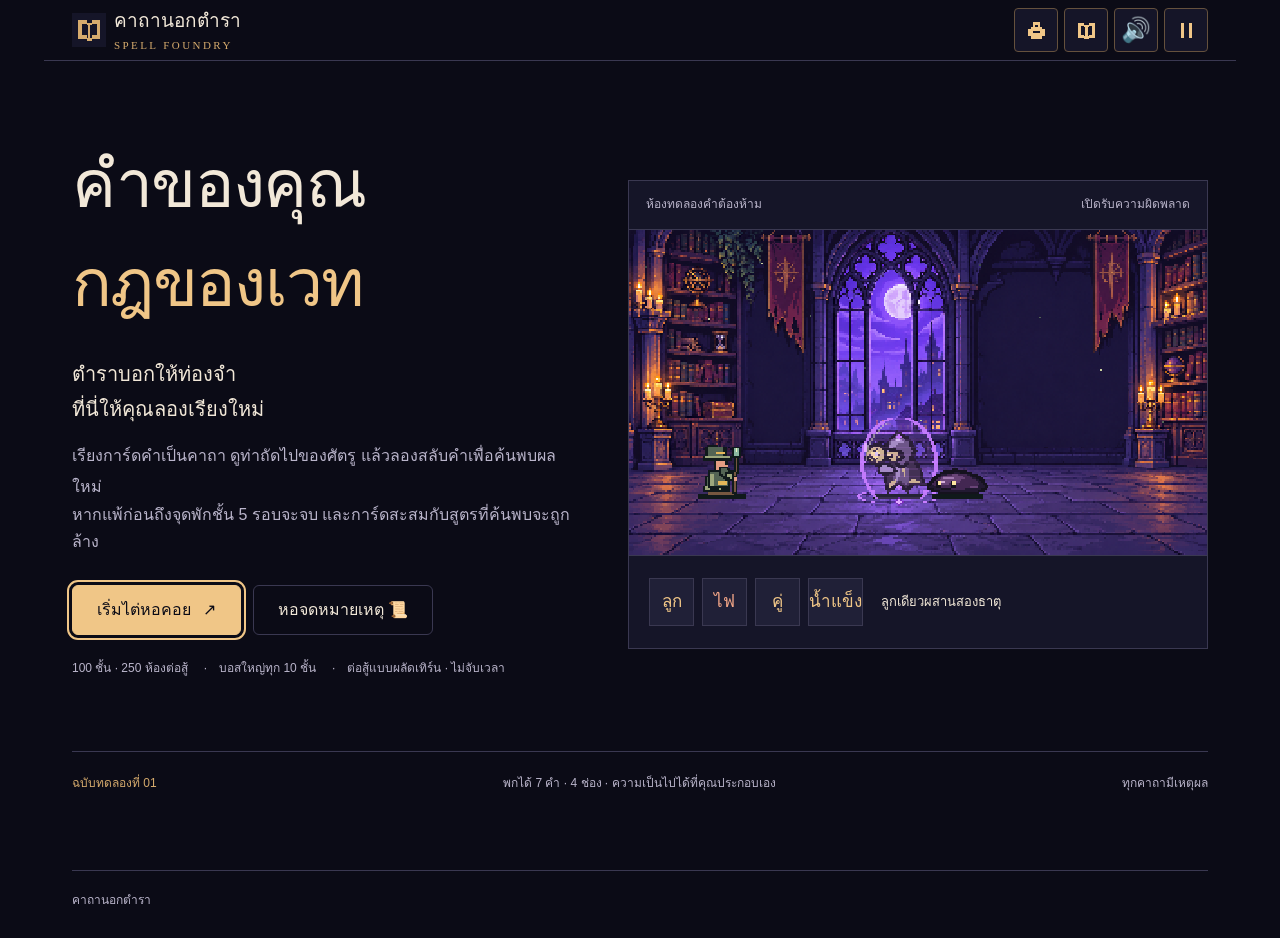
<file: spell-foundry-merged-floors-5-8/index.html>
<!doctype html>
<html lang="th">
<head>
  <meta charset="UTF-8">
  <meta name="viewport" content="width=device-width, initial-scale=1, viewport-fit=cover">
  <meta name="theme-color" content="#0b0b16">
  <meta name="description" content="เกมไต่หอคอยประกอบคำร่ายเวทเป็นเทิร์น ภาพพิกเซล 16-bit ลองสลับคำ ค้นพบคอมโบ และอ่านผลคาดการณ์ก่อนร่าย">
  <meta property="og:title" content="คาถานอกตำรา · Spell Foundry">
  <meta property="og:description" content="เกมไต่หอคอยประกอบคำร่ายเวทเป็นเทิร์น ภาพพิกเซล 16-bit ลองสลับคำ ค้นพบคอมโบ และอ่านผลคาดการณ์ก่อนร่าย">
  <meta property="og:type" content="website">
  <meta name="twitter:card" content="summary_large_image">
  <title>คาถานอกตำรา · Spell Foundry</title>
  <link rel="icon" href="./assets/favicon.svg" type="image/svg+xml">
  <link rel="stylesheet" href="./styles.css">
  <link rel="stylesheet" href="./battle-ui.css">
  <link rel="stylesheet" href="./battlefield-hud-v3.css">
  <script type="module" src="./src/app.js"></script>
</head>
<body>
  <div id="file-open-warning" hidden role="alert" style="padding:16px;background:#512d24;color:#fff;font:16px sans-serif;text-align:center;line-height:1.6">
    เปิดเกมจากไฟล์โดยตรงไม่ได้ กรุณาดับเบิลคลิก <strong>OPEN_GAME.cmd</strong> ในโฟลเดอร์เกม หรือเปิด <a href="http://localhost:4173" style="color:#ffe19a">localhost:4173</a> เมื่อเซิร์ฟเวอร์ทำงานแล้ว
  </div>
  <script>if (location.protocol === 'file:') document.getElementById('file-open-warning').hidden = false;</script>
  <a class="skip-link" href="#main">ข้ามไปยังเกม</a>
  <header class="masthead">
    <button id="brand" class="brand" aria-label="คาถานอกตำรา กลับหน้าหลัก"><span class="brand-mark" aria-hidden="true"><svg viewBox="0 0 24 24"><path d="M3 4h7v2h4V4h7v15h-7v2h-4v-2H3zm3 3v9h4v2h1V8h-1V7zm7 1v10h1v-2h4V7h-4v1z"/></svg></span><span>คาถานอกตำรา<small>SPELL FOUNDRY</small></span></button>
    <nav class="top-actions" aria-label="เมนูเกม">
      <span class="local-note"><i></i> บันทึกในเครื่อง</span>
      <button id="inventory-open" class="text-button inventory-nav-btn" type="button" data-open-inventory="true">🎒 กระเป๋า (0/15)</button>
      <button id="guide-open" class="text-button">คู่มือคาถา</button>
      <button id="combat-speed-toggle" class="text-button speed-toggle-btn battle-tool" type="button" aria-label="สลับความเร็วการต่อสู้ 1x" title="ความเร็วการต่อสู้ (แตะเพื่อสลับ 1x / 2x / 3x)">⚡ 1x</button>
      <button id="audio-mute-toggle" class="icon-button audio-mute-btn" type="button" aria-label="เปิด/ปิดเสียง" title="เปิด/ปิดเสียง (แตะเพื่อปิด/เปิดเสียงทั้งหมด)">🔊</button>
      <button id="map-open" class="icon-button battle-tool" type="button" aria-label="แผนที่"></button>
      <button id="log-open" class="icon-button battle-tool" type="button" aria-label="บันทึกการต่อสู้"></button>
      <button id="settings-open" class="icon-button" aria-label="พักเกมและตั้งค่า"><svg class="icon" viewBox="0 0 16 16" aria-hidden="true"><path fill="currentColor" d="M3 2h3v12H3zm7 0h3v12h-3z"/></svg></button>
    </nav>
  </header>
  <main id="main" tabindex="-1">
    <section id="home-view" class="home-view">
      <div class="home-copy">
        <h1>คำของคุณ<br><em>กฎของเวท</em></h1>
        <p class="home-intro">ตำราบอกให้ท่องจำ<br>ที่นี่ให้คุณลองเรียงใหม่</p>
        <p class="home-description">เรียงการ์ดคำเป็นคาถา ดูท่าถัดไปของศัตรู แล้วลองสลับคำเพื่อค้นพบผลใหม่</p>
        <p id="early-loss-warning" class="muted">หากแพ้ก่อนถึงจุดพักชั้น 5 รอบจะจบ และการ์ดสะสมกับสูตรที่ค้นพบจะถูกล้าง</p>
        <div class="home-buttons"><button id="new-run" class="primary-button">เริ่มไต่หอคอย <span aria-hidden="true">↗</span></button><button id="continue-run" class="secondary-button" hidden>เล่นต่อ</button><button id="home-grimoire" class="secondary-button" type="button">หอจดหมายเหตุ 📜</button></div>
        <p id="collection-summary" class="muted"></p><p id="save-notice" class="save-notice" role="status"></p>
        <div class="home-facts"><span>100 ชั้น · 250 ห้องต่อสู้</span><span>บอสใหญ่ทุก 10 ชั้น</span><span>ต่อสู้แบบผลัดเทิร์น · ไม่จับเวลา</span></div>
      </div>
      <div class="home-illustration"><div class="art-label"><span>ห้องทดลองคำต้องห้าม</span><span>เปิดรับความผิดพลาด</span></div><canvas id="home-canvas" width="320" height="180" role="img" aria-label="ภาพพิกเซลนักเวทในห้องสมุดใต้ดิน เผชิญหน้าผู้ถือม่านและหยดหมึก"></canvas><div class="home-spell"><span class="mini-word">ลูก</span><span class="mini-word fire">ไฟ</span><span class="mini-word">คู่</span><span class="mini-word">น้ำแข็ง</span><p>ลูกเดียวผสานสองธาตุ</p></div></div>
      <div class="home-bottom"><span class="edition">ฉบับทดลองที่ 01</span><p>พกได้ 7 คำ · 4 ช่อง · ความเป็นไปได้ที่คุณประกอบเอง</p><span>ทุกคาถามีเหตุผล</span></div>
    </section>

    <section id="battle-view" hidden aria-label="สนามต่อสู้">
      <div class="resource-bar">
        <div class="resource hp-resource"><span id="hp-icon"></span><span>พลังชีวิต</span><strong id="hp-value"></strong><div class="resource-meter"><i id="hp-meter-trail" class="hp-meter-trail" aria-hidden="true"></i><i id="hp-meter"></i></div></div>
        <div class="resource mana-resource"><span id="mana-icon"></span><span>มานา</span><strong id="mana-value"></strong><div class="mana-pips" id="mana-pips"></div></div>
        <div class="resource rpg-resource" id="rpg-resource">
          <div class="rpg-top-row">
            <span class="rpg-level-badge" id="level-value" title="เลเวลผู้ร่าย">Lv.1</span>
            <span class="rpg-exp-text" id="exp-value">EXP 0/25</span>
            <span class="rpg-gold-badge" id="gold-value" title="ใช้ทองซื้อไอเทมที่ร้านค้าในจุดพัก">💰 0 ทอง</span>
          </div>
          <div class="resource-meter exp-meter"><i id="exp-meter"></i></div>
        </div>
        <h1 id="tower-heading-title" class="battle-room"></h1>
        <span id="turn-label" class="turn-label"></span>
      </div>
      <section id="eternity-meter" class="eternity-meter" aria-label="พลังชีวิตบอสชั้น 100" hidden></section>
      <aside id="story-banner" class="story-banner" aria-label="บันทึกเนื้อเรื่อง" hidden></aside>
      <section id="major-boss-hud" class="major-boss-hud-bar" aria-label="ข้อมูลบอสหลัก" hidden></section>
      <div class="battlefield-wrap" id="battlefield-wrap">
        <div class="battle-scene">
          <canvas id="battle-canvas" width="320" height="180" role="img" aria-label="สนามต่อสู้พิกเซล เลือกเป้าหมายจากป้ายเหนือศัตรู"></canvas>
          <div id="canvas-impact-layer" class="canvas-impact-layer" aria-hidden="true"></div>
          <div id="combat-numbers" aria-hidden="true"></div>
          <p id="shield-status" class="muted" hidden></p>
        </div>
        <aside id="tutorial" class="tutorial" hidden><span id="tutorial-icon"></span><p id="tutorial-text"></p><button id="dismiss-tip" class="text-button" aria-label="ปิดคำแนะนำนี้">×</button></aside>
        <div id="enemy-list" class="enemy-list" aria-label="เลือกศัตรูและอ่านเจตนา"></div>
      </div>
      <div class="combat-command">
      <section id="spell-desk" class="spell-desk" aria-label="โต๊ะประกอบคาถา">
        <div id="spell-slots" class="spell-slots" aria-label="ช่องคาถาสี่ช่อง"></div>
        <div class="edit-row"><span id="expression" class="expression"></span><div class="slot-actions"><button id="move-left" class="small-button" aria-label="ย้ายคำที่เลือกไปซ้าย">←</button><button id="move-right" class="small-button" aria-label="ย้ายคำที่เลือกไปขวา">→</button><button id="remove-word" class="small-button">ถอด</button><button id="clear-spell" class="small-button">ล้าง</button></div></div>
      <div class="cast-dock">
        <label id="second-target-label" class="second-target" hidden>เป้าหมายที่สอง <select id="second-target"></select></label>
        <label id="blackhole-target-label" class="second-target" hidden>จุดเปิดหลุมดำ <select id="blackhole-target"></select></label>
        <div id="forecast" class="forecast" role="status" aria-live="polite" aria-atomic="true"></div>
        <p id="spell-feedback" class="spell-feedback" role="status"></p>
        <div id="cast-fx-banner" class="cast-fx-banner" role="status" hidden></div>
        <div id="animation-controls" class="animation-controls" hidden>
          <span id="animation-status-text" class="animation-live-status" role="status">กำลังร่ายคาถา…</span>
          <button id="skip-animation" class="secondary-button" type="button">ข้ามภาพ</button>
        </div>
        <div class="cast-actions"><button id="guard-button" class="secondary-button" title="ใช้ 0 มานา กันความเสียหาย 3">ตั้งรับ</button><button id="cast-button" class="primary-button" disabled><span id="cast-label">ร่ายคาถา</span> <span id="cast-cost"></span></button></div>
      </div>
        <div class="word-bank-heading">
          <h2 id="hand-count">การ์ดในมือ</h2>
          <button id="combos-open" class="text-button" type="button">สูตรในมือทั้งหมด</button>
        </div>
        <div id="known-formulas-bar" class="known-formulas-bar" aria-label="สูตรที่รู้และร่ายได้จากมือ">
          <div class="known-formulas-head">
            <span id="known-formulas-label" class="known-formulas-label">สูตรที่รู้ · พร้อมร่าย</span>
            <span id="known-formulas-empty" class="known-formulas-empty"></span>
          </div>
          <div id="known-shortcuts" class="known-shortcuts" role="group" aria-label="สูตรลัดที่ค้นพบ" hidden></div>
        </div>
        <div id="discard-alert" class="discard-alert-banner" hidden>
          <div class="discard-alert-info">
            <span class="discard-alert-badge">⚠️ มือเกิน</span>
            <span id="discard-alert-text">ไพ่ในมือเกิน 10 ใบ · ต้องทิ้งก่อนเล่นต่อ</span>
          </div>
          <button type="button" class="primary-button small-button" id="reopen-discard-btn">แตะเพื่อเลือกทิ้งไพ่</button>
        </div>
        <div id="word-bank" class="word-bank" aria-label="คลังคำ"></div>
        <p id="word-description" class="word-description" hidden></p>
      </section>

      </div>
      <dialog id="inspect-sheet" class="inspect-sheet hud-v3" aria-label="รายละเอียดสนามต่อสู้">
        <div class="inspect-sheet-head"><strong>สถานะสนามต่อสู้</strong><button id="inspect-close" type="button" class="secondary-button">ปิด</button></div>
        <div id="inspect-content" class="inspect-content"></div>
      </dialog>
    </section>

    <section id="reward-view" class="intermission" hidden><span id="reward-emblem" class="result-seal"></span><h1>เปิดการ์ดคำ</h1><p id="reward-subtitle"></p><div id="reward-story" class="story-card" hidden></div><div id="reward-player" class="reward-player"></div><div id="reward-list" class="reward-list"></div><p class="muted">การ์ดที่เลือกจะเก็บในคลังข้ามรอบ</p></section>

    <section id="loadout-view" class="intermission" hidden>
      <h1>จัดคำก่อนขึ้นชั้น</h1>
      <p id="loadout-count"></p>
      <div id="loadout-story" class="story-card" hidden></div>
      <div id="loadout-words" class="loadout-words"></div>
      <div class="intermission-actions">
        <button id="climb-button" class="primary-button">ขึ้นชั้นถัดไป</button>
        <button id="loadout-sanctuary-button" class="secondary-button" type="button">🏕 แวะชั้นพัก &amp; ร้านค้าเวทมนตร์</button>
      </div>
    </section>

    <section id="sanctuary-view" class="intermission sanctuary-view" hidden aria-label="ชั้นพักและร้านค้าเวทมนตร์">

      <div class="sanctuary-room">
        <header class="sanctuary-hud">
          <h1 id="sanctuary-title">จุดพัก</h1>
          <div id="sanctuary-status" class="sanctuary-status"></div>
        </header>
        <div class="sanctuary-scene">
          <div class="sanctuary-stations" aria-label="กิจกรรมชั้นพัก">
            <button id="sanctuary-shop-tab" class="sanctuary-plaque" type="button" data-sanctuary-menu="shop" aria-haspopup="dialog">ร้านค้า</button>
            <button id="sanctuary-rest-btn" class="sanctuary-plaque sanctuary-heal" type="button"><span id="sanctuary-rest-label">พักฟื้น</span><span id="sanctuary-rest-gain"></span></button>
            <button id="sanctuary-forge-tab" class="sanctuary-plaque" type="button" data-sanctuary-menu="forge" aria-haspopup="dialog">ตีบวก</button>
          </div>
          <div class="sanctuary-exit">
            <button id="sanctuary-next-room-btn" class="sanctuary-plaque sanctuary-climb" type="button"><span id="sanctuary-next-room-label">ไต่ต่อ</span><span aria-hidden="true">→</span></button>
            <button id="sanctuary-rift-btn" class="sanctuary-plaque sanctuary-rift-btn" type="button" data-sanctuary-menu="rift" aria-haspopup="dialog" hidden><span id="sanctuary-rift-label">🌀 รอยแยก</span><span id="sanctuary-rift-quota" class="rift-btn-quota"></span></button>
            <button id="sanctuary-pending-gear-btn" class="sanctuary-plaque sanctuary-pending-gear-btn" type="button" hidden>🎁 เปิดหีบศาสตรา</button>
            <button id="sanctuary-map-open" class="sanctuary-plaque sanctuary-map-open" type="button" data-sanctuary-menu="map" aria-haspopup="dialog">เลือกชั้นอื่น</button>
          </div>
          <div class="sanctuary-tools" aria-label="เครื่องมือ">
            <button id="sanctuary-armory-tab" class="sanctuary-plaque" type="button" data-sanctuary-menu="armory" aria-haspopup="dialog">อุปกรณ์</button>
            <button class="sanctuary-plaque" type="button" data-open-inventory="true" aria-haspopup="dialog">กระเป๋า</button>
            <button id="sanctuary-deck-tab" class="sanctuary-plaque" type="button" data-sanctuary-menu="deck" aria-haspopup="dialog">ชุดคำ</button>
            <button class="sanctuary-plaque" type="button" data-sanctuary-menu="tome" aria-haspopup="dialog">ตำรา</button>
          </div>
        </div>
      </div>
      <dialog id="sanctuary-menu" class="sanctuary-menu" aria-labelledby="sanctuary-menu-title">
        <div class="sanctuary-menu-head">
          <h2 id="sanctuary-menu-title"></h2>
          <form method="dialog"><button class="icon-button" autofocus aria-label="ปิดแผง">×</button></form>
        </div>
        <section id="sanctuary-map-panel" class="sanctuary-panel" hidden>
          <label for="sanctuary-floor-select">ปลายทาง</label>
          <select id="sanctuary-floor-select"></select>
          <div id="sanctuary-floor-map" class="sanctuary-floor-map"></div>
          <p id="sanctuary-revisit-note" class="muted" hidden>ห้องที่ผ่านแล้วให้ทองและ EXP 20% · บอสไม่ดรอปการ์ดคำซ้ำ · ชนะแล้วกลับจุดพักทันที</p>
        </section>
        <section id="sanctuary-rift-panel" class="sanctuary-panel sanctuary-rift-panel" hidden>
          <div id="rift-mode-tabs" class="rift-mode-tabs" role="tablist" aria-label="ประเภทดันเจี้ยนรอยแยก">
            <button type="button" class="rift-mode-tab" data-rift-mode="card" aria-pressed="true">🌀 รอยแยกการ์ดคำ</button>
            <button type="button" class="rift-mode-tab" data-rift-mode="gear" aria-pressed="false">⚔ รอยแยกศาสตรา</button>
          </div>
          <div class="rift-quota-banner">
            <div>
              <strong id="rift-quota-title">โควต้ารอยแยกวันนี้</strong>
              <p id="rift-quota-sub" class="muted">โควต้าต่อวันเท่ากับจำนวนชั้นที่ผ่านได้ · รีเซ็ตทุกวันใหม่ หรือผ่านชั้นเพิ่มเพื่อรับรอบเพิ่มทันที</p>
            </div>
            <span id="rift-quota-pill" class="rift-quota-pill">0 / 0 รอบ</span>
          </div>
          <p id="rift-rules-note" class="rift-rules-note">สู้ต่อเนื่อง <strong>3 ด่าน</strong> (มินิบอส X8-3 → มินิบอส X9-3 → บอสใหญ่ชั้นหลักสิบ) · ผ่านครบ 3 ด่าน <strong>สุ่มรับการ์ดคำ 1 ใบทันที</strong> ตามเพดานรางวัลของชั้นนั้น (เลือกไม่ได้)</p>
          <div id="gear-rift-modifiers" class="gear-rift-modifiers" hidden>
            <div id="gear-rift-pending-banner" class="gear-rift-pending-banner" hidden>
              <span>🎁 คุณมีหีบศาสตราที่รอเปิดเลือก 1 จาก 3 ชิ้น</span>
              <button id="gear-rift-open-pending-btn" type="button" class="primary-button">เปิดหีบรับอุปกรณ์</button>
            </div>
            <div id="gear-rift-modifier-controls" class="gear-rift-modifier-controls"></div>
          </div>
          <div id="rift-tier-list" class="rift-tier-list" aria-label="ระดับรอยแยกมิติ"></div>
        </section>
        <div id="sanctuary-tome-panel" hidden>
          <article class="sanctuary-panel" id="sanctuary-insight-panel">
            <div class="sanctuary-panel-head">
              <h2>🔮 โต๊ะถอดรหัสสูตรคาถานอกตำรา</h2>
              <span id="sanctuary-formula-progress" class="sanctuary-rule-pill">ค้นพบแล้ว 0 สูตร</span>
            </div>
            <p id="sanctuary-insight-desc" class="muted">ให้ปราชญ์ประจำชั้นพักช่วยถอดรหัสสูตรคาถาจากคำที่คุณมีอยู่ เพื่อปลดล็อกการคาดการณ์ผลลัพธ์ทันทีโดยไม่ต้องเสี่ยงเสียมานาในสนาม</p>
            <div id="sanctuary-insight-preview" class="sanctuary-insight-preview"></div>
            <div class="sanctuary-action-row">
              <button id="sanctuary-unlock-formula-btn" class="secondary-button" type="button">📜 ถอดรหัสสูตรใหม่ · 💰 12 ทอง</button>
              <button id="sanctuary-open-grimoire-btn" class="text-button" type="button">เปิดสมุดตำราคาถา ↗</button>
            </div>
          </article>
          <details id="sanctuary-story-details" class="sanctuary-extra" hidden>
            <summary>เรื่องราวชั้นพัก</summary>
            <div id="sanctuary-story" class="story-card sanctuary-story-card"></div>
          </details>
        </div>
        <section class="sanctuary-shop-panel" id="sanctuary-shop-panel" hidden>
          <div class="shop-detail">
            <div id="shop-detail-content">
              <div class="shop-display" aria-hidden="true"><span id="shop-item-icon"></span></div>
              <div class="shop-detail-body">
                <h3 id="shop-item-name" tabindex="-1"></h3>
                <p id="shop-item-description"></p>
                <p id="shop-item-compare" class="shop-item-compare" hidden></p>
                <div class="shop-item-meta"><span id="shop-item-stock"></span><span id="shop-item-destination"></span></div>
                <button id="shop-buy-btn" class="primary-button" type="button">ซื้อ</button>
              </div>
            </div>
            <p id="shop-receipt" role="status" aria-atomic="true"></p>
          </div>
          <div class="shop-catalog">
            <div class="forge-library-heading">
              <h3>เลือกสินค้า</h3>
              <span id="sanctuary-shop-gold" class="rpg-gold-badge">0 ทอง</span>
            </div>
            <label class="shop-search">ค้นหาสินค้า<input id="shop-search" type="search" placeholder="ชื่อสินค้า" autocomplete="off"></label>
            <div id="shop-categories" class="shop-categories" aria-label="หมวดสินค้า">
              <button type="button" data-shop-category="all" aria-pressed="true">ทั้งหมด</button>
              <button type="button" data-shop-category="gear" aria-pressed="false">อุปกรณ์</button>
              <button type="button" data-shop-category="restore" aria-pressed="false">ฟื้นฟู</button>
              <button type="button" data-shop-category="battle" aria-pressed="false">ในสนาม</button>
              <button type="button" data-shop-category="forge" aria-pressed="false">ตีบวก</button>
              <button type="button" data-shop-category="rift" aria-pressed="false">รอยแยก</button>
            </div>
            <div id="sanctuary-shop-list" class="sanctuary-shop-list" aria-label="สินค้า"></div>
            <p id="shop-empty" class="muted" hidden></p>
          </div>
        </section>

        <section class="sanctuary-armory-panel" id="sanctuary-armory-panel" hidden>
          <div class="armory-header-bar">
            <div>
              <h3>ช่องสวมใส่อุปกรณ์ (3 ช่อง)</h3>
              <p id="armory-stat-summary" class="armory-stat-summary">ยังไม่ได้สวมใส่อุปกรณ์ · เลือกซื้อได้ในร้านค้าหมวด “อุปกรณ์”</p>
            </div>
            <span id="armory-gold" class="rpg-gold-badge">0 ทอง</span>
          </div>
          <div id="armory-slots" class="armory-slots" aria-label="ช่องสวมใส่อุปกรณ์"></div>
          <div class="armory-workspace">
            <div id="armory-workbench" class="armory-workbench">
              <p id="armory-detail-empty" class="muted">เลือกอุปกรณ์จากช่องสวมใส่หรือคลังอุปกรณ์ เพื่อสวมใส่ ตีบวก ขายคืน หรือย่อยเป็นหินตีบวก</p>
              <div id="armory-detail-body" hidden>
                <div class="armory-detail-head">
                  <span id="armory-item-icon" class="armory-item-icon" aria-hidden="true"></span>
                  <div>
                    <h4 id="armory-item-name" tabindex="-1"></h4>
                    <div id="armory-item-meta" class="armory-item-meta"></div>
                  </div>
                </div>
                <p id="armory-item-summary" class="armory-item-summary"></p>
                <p id="armory-item-refine-bonus" class="armory-refine-bonus"></p>
                <dl id="armory-refine-terms" class="forge-terms">
                  <div><dt>โอกาสตีบวก</dt><dd id="armory-refine-chance"></dd></div>
                  <div><dt>ใช้ต่อครั้ง</dt><dd id="armory-refine-cost"></dd></div>
                </dl>
                <div class="armory-actions">
                  <button id="armory-equip-btn" type="button" class="primary-button">สวมใส่</button>
                  <button id="armory-refine-btn" type="button" class="secondary-button">ตีบวก</button>
                  <button id="armory-sell-btn" type="button" class="secondary-button">ขายคืน</button>
                  <button id="armory-salvage-btn" type="button" class="secondary-button">ย่อยเป็นหิน</button>
                </div>
                <p id="armory-result" class="forge-result" role="status" aria-atomic="true"></p>
              </div>
            </div>
            <div class="armory-vault">
              <div class="forge-library-heading">
                <h3>คลังอุปกรณ์</h3>
                <span id="armory-vault-count" class="muted">0 ชิ้น</span>
              </div>
              <div id="armory-slot-filters" class="shop-categories" aria-label="กรองตามประเภทอุปกรณ์">
                <button type="button" data-armory-filter="all" aria-pressed="true">ทั้งหมด</button>
                <button type="button" data-armory-filter="weapon" aria-pressed="false">อาวุธ</button>
                <button type="button" data-armory-filter="armor" aria-pressed="false">ชุดคลุม</button>
                <button type="button" data-armory-filter="accessory" aria-pressed="false">เครื่องประดับ</button>
              </div>
              <div id="armory-vault-list" class="armory-vault-list" aria-label="รายการอุปกรณ์ที่มี"></div>
              <p id="armory-vault-empty" class="muted" hidden>ยังไม่มีอุปกรณ์ในคลัง · แวะร้านค้าหมวด “อุปกรณ์” เพื่อซื้อชิ้นแรก</p>
            </div>
          </div>
        </section>

        <section class="sanctuary-upgrade-panel" id="sanctuary-upgrade-panel" data-card-filter-panel="forge" hidden>
          <div class="forge-workbench" aria-labelledby="forge-word-name">
            <div id="forge-stage" class="forge-stage" data-outcome="idle">
              <div class="forge-anvil" aria-hidden="true"></div>
              <div id="forge-stage-card" class="forge-stage-card" aria-hidden="true"></div>
              <div class="forge-hammer" aria-hidden="true"></div>
              <div class="forge-sparks" aria-hidden="true"></div>
            </div>
            <div class="forge-workbench-body">
              <div class="forge-word-heading">
                <h3 id="forge-word-name" tabindex="-1"></h3>
                <span id="forge-level-change"></span>
              </div>
              <p id="forge-next-effect" class="forge-effect"></p>
              <dl id="forge-terms" class="forge-terms">
                <div><dt>โอกาสสำเร็จ</dt><dd id="forge-chance"></dd></div>
                <div><dt>ใช้ต่อครั้ง</dt><dd id="forge-cost"></dd></div>
              </dl>
              <button id="forge-upgrade-btn" type="button" class="primary-button">ตีบวก</button>
              <p id="forge-result" class="forge-result" role="status" aria-atomic="true"></p>
              <details class="forge-secondary">
                <summary id="forge-secondary-title">เอฟเฟกต์รอง</summary>
                <p id="forge-secondary-description"></p>
              </details>
            </div>
          </div>
          <div class="forge-library">
            <div class="forge-library-heading">
              <h3>เลือกการ์ด</h3>
              <span id="sanctuary-forge-gold" class="rpg-gold-badge">0 ทอง</span>
            </div>
            <div id="sanctuary-card-filters"></div>
            <div id="sanctuary-upgrade-list" class="sanctuary-upgrade-list" aria-label="การ์ดที่ตีบวกได้"></div>
          </div>
        </section>

        <div id="sanctuary-deck-panel" hidden>
          <section id="sanctuary-deck-section" class="sanctuary-panel" data-card-filter-panel="deck">
            <div class="sanctuary-panel-head">
              <h2>📖 แท่นปรับชุดคำประจำตัว</h2>
              <span id="sanctuary-deck-count" class="sanctuary-rule-pill">7 / 7 คำ</span>
            </div>
            <div id="sanctuary-deck-presets" class="sanctuary-deck-presets" aria-label="ชุดคำด่วน (Preset)"></div>
            <div id="sanctuary-deck-filters"></div>
            <div id="sanctuary-words" class="loadout-words"></div>
            <button id="sanctuary-save-deck" class="secondary-button" type="button">บันทึกชุดคำที่เลือก</button>
          </section>
          <details class="sanctuary-extra"><summary>เครื่องราง</summary>
            <section class="sanctuary-panel sanctuary-panel-wide sanctuary-charm-panel" id="sanctuary-charm-panel">
              <div class="sanctuary-panel-head">
                <h2>🔮 ช่องใส่เครื่องราง &amp; อาติแฟค (บอสชั้น 10 / 20 / 30)</h2>
                <span id="sanctuary-charm-count" class="sanctuary-rule-pill">สวมใส่ 0 / 3 ช่อง</span>
              </div>
              <p class="muted">ช่องสวมใส่เครื่องรางแยกต่างหากจากเข็มขัดไอเทมและชุดคำ · กด <strong>ถอด</strong> หรือ <strong>สวมใส่</strong> อาติแฟคที่ได้รับจากบอสชั้นที่ 10 ได้อย่างอิสระ</p>
              <div id="sanctuary-charm-slots" class="sanctuary-charm-slots" aria-label="ช่องสวมใส่เครื่องรางแยกต่างหาก"></div>
              <div class="sanctuary-charm-vault-head">
                <strong>คลังอาติแฟคบอสชั้นลึก</strong>
                <span class="muted">ครอบครองแล้วสามารถกดสวมใส่หรือถอดเก็บได้ตลอดเวลาในจุดพัก</span>
              </div>
              <div id="sanctuary-relic-list" class="sanctuary-relic-list"></div>
            </section>
          </details>
        </div>
      </dialog>
    </section>

    <section id="result-view" class="intermission" hidden><span id="result-seal" class="result-seal"></span><h1 id="result-title"></h1><p id="result-description"></p><div id="result-stats" class="result-stats"></div><div id="discoveries" class="discoveries"></div><div class="result-actions"><button id="result-sanctuary" class="primary-button" hidden>ไปจุดพักชั้น 5</button><button id="result-new" class="primary-button">เริ่มรอบใหม่</button><button id="replay-seed" class="secondary-button">ทดลอง seed เดิม</button><button id="result-home" class="text-button">หน้าหลัก</button></div><p id="result-seed" class="muted"></p></section>
    <p id="storage-warning" class="storage-warning" role="status" hidden></p>
  </main>
  <footer class="site-footer"><span>คาถานอกตำรา</span></footer>
  <dialog id="battle-tools" class="game-sheet" aria-labelledby="tools-title">
      <div class="dialog-heading">
        <h2 id="tools-title">ตำราคาถา</h2>
        <form method="dialog"><button class="icon-button" aria-label="ปิดแผง">×</button></form>
      </div>
      <div class="surface-tabs" role="tablist" aria-label="เมนูระหว่างเล่น">
        <button id="tools-tome-tab" type="button" role="tab" aria-selected="true" aria-controls="tools-tome">ตำรา</button>
        <button id="tools-bestiary-tab" type="button" role="tab" aria-selected="false" aria-controls="tools-bestiary" tabindex="-1">อสูร</button>
        <button id="tools-achievements-tab" type="button" role="tab" aria-selected="false" aria-controls="tools-achievements" tabindex="-1">ความสำเร็จ</button>
        <button id="tools-bag-tab" type="button" role="tab" aria-selected="false" aria-controls="tools-bag" tabindex="-1">กระเป๋า</button>
        <button id="tools-map-tab" type="button" role="tab" aria-selected="false" aria-controls="tools-map" tabindex="-1">แผนที่</button>
        <button id="tools-log-tab" type="button" role="tab" aria-selected="false" aria-controls="tools-log" tabindex="-1">บันทึก</button>
      </div>
      <section id="tools-tome" class="sheet-panel" role="tabpanel" aria-labelledby="tools-tome-tab">
        <div id="tools-hand-formulas" hidden><div id="quick-combos" class="quick-combos" aria-label="สูตรคาถาที่ใช้ได้จากมือ" hidden></div></div>
        <div class="grimoire-summary"><div class="grimoire-summary-head"><strong id="grimoire-progress-text"></strong></div><div class="grimoire-meter"><i id="grimoire-progress-bar"></i></div></div>
        <div id="grimoire-tabs" class="grimoire-tabs" aria-label="หมวดหมู่ตำราคาถา"><button type="button" class="grimoire-tab active" data-grimoire-tab="discovered">ค้นพบแล้ว</button><button type="button" class="grimoire-tab" data-grimoire-tab="all">ทุกสูตร</button><button type="button" class="grimoire-tab" data-grimoire-tab="attack">โจมตี</button><button type="button" class="grimoire-tab" data-grimoire-tab="defense">ป้องกัน</button><button type="button" class="grimoire-tab" data-grimoire-tab="summon">อัญเชิญ</button><button type="button" class="grimoire-tab" data-grimoire-tab="words">การ์ดคำ</button></div>
        <div id="grimoire-filters" class="grimoire-controls">
          <label for="grimoire-word-filter">คำในสูตร</label>
          <select id="grimoire-word-filter"><option value="">ทุกคำ</option></select>
          <label id="grimoire-castable-label" class="grimoire-castable"><input id="grimoire-castable" type="checkbox"> ร่ายได้ตอนนี้</label>
        </div>
        <nav id="grimoire-pages" class="grimoire-controls grimoire-pages" aria-label="หน้าตำราคาถา" hidden>
          <button id="grimoire-prev" type="button" class="secondary-button small-button">ก่อนหน้า</button>
          <span id="grimoire-page-number" aria-live="polite"></span>
          <button id="grimoire-next" type="button" class="secondary-button small-button">ถัดไป</button>
        </nav>
        <div id="grimoire-list" class="grimoire-list"></div><div id="word-guide" hidden></div>
      </section>
      <section id="tools-bestiary" class="sheet-panel" role="tabpanel" aria-labelledby="tools-bestiary-tab" hidden>
        <div class="grimoire-summary">
          <div class="grimoire-summary-head"><strong id="bestiary-progress-text"></strong></div>
          <div class="grimoire-meter"><i id="bestiary-progress-bar"></i></div>
        </div>
        <div id="bestiary-tabs" class="grimoire-tabs" aria-label="หมวดหมู่อสูร">
          <button type="button" class="grimoire-tab active" data-bestiary-tab="all">ทั้งหมด</button>
          <button type="button" class="grimoire-tab" data-bestiary-tab="bosses">บอสประจำหอคอย</button>
          <button type="button" class="grimoire-tab" data-bestiary-tab="endgame">หอคอยส่วนลึก (51+)</button>
        </div>
        <div id="bestiary-list" class="bestiary-list"></div>
      </section>
      <section id="tools-achievements" class="sheet-panel" role="tabpanel" aria-labelledby="tools-achievements-tab" hidden>
        <div class="grimoire-summary">
          <div class="grimoire-summary-head"><strong id="achievements-progress-text"></strong></div>
          <div class="grimoire-meter"><i id="achievements-progress-bar"></i></div>
        </div>
        <div id="achievements-list" class="achievements-list"></div>
      </section>
      <section id="tools-bag" class="sheet-panel" role="tabpanel" aria-labelledby="tools-bag-tab" hidden>
      <div id="item-belt-bar" class="item-belt-bar" aria-label="เข็มขัดไอเทมด่วน" hidden></div>
      <div id="inventory-hero-stats" class="inventory-hero-stats"></div>
      <div id="inventory-tabs" class="grimoire-tabs inventory-tabs" role="tablist" aria-label="หมวดหมู่กระเป๋าไอเทม">
        <button type="button" class="grimoire-tab active" data-inventory-tab="items">ไอเทม</button>
        <button type="button" class="grimoire-tab" data-inventory-tab="cards">การ์ดคำ</button>
        <button type="button" class="grimoire-tab" data-inventory-tab="relics">เครื่องราง</button>
      </div>
      <div id="inventory-body" class="inventory-body"></div>
      </section>
      <section id="tools-map" class="sheet-panel" role="tabpanel" aria-labelledby="tools-map-tab" hidden>
        <div id="room-track" class="room-track" aria-label="ความคืบหน้าหอคอยและการเลือกชั้น"></div>
        <p id="room-subtitle" class="muted"></p>
        <p id="stage-bounty-note" class="muted"></p>
      </section>
      <section id="tools-log" class="sheet-panel" role="tabpanel" aria-labelledby="tools-log-tab" hidden>
        <p id="seed-label" class="muted"></p>
        <ol id="combat-log" class="combat-log"></ol>
      </section>
  </dialog>
  <dialog id="discard-panel" class="game-sheet discard-sheet" aria-labelledby="discard-title">
    <div class="dialog-heading">
      <h2 id="discard-title"></h2>
      <button id="close-discard-btn" type="button" class="icon-button" aria-label="ปิดหน้าต่างทิ้งการ์ด">×</button>
    </div>
    <div class="sheet-panel"><div id="discard-cards" class="discard-cards-grid"></div></div>
    <div class="dialog-actions"><button id="confirm-discard" class="primary-button" disabled>ยืนยันทิ้งการ์ด</button></div>
  </dialog>
  <dialog id="rift-reward-dialog" class="game-sheet rift-reward-dialog" aria-labelledby="rift-reward-title">
    <div class="dialog-heading">
      <h2 id="rift-reward-title">🌀 พิชิตรอยแยกสำเร็จ!</h2>
      <button id="rift-reward-close" type="button" class="icon-button" aria-label="ปิดหน้ารางวัลรอยแยก">×</button>
    </div>
    <div class="rift-reward-body">
      <p id="rift-reward-subtitle" class="muted"></p>
      <div id="rift-reward-card-wrap" class="rift-reward-card-wrap"></div>
      <p id="rift-reward-outcome" class="rift-reward-outcome"></p>
      <p id="rift-reward-quota-left" class="muted"></p>
    </div>
    <div class="dialog-actions">
      <button id="rift-reward-again" type="button" class="primary-button">ลงรอยแยกต่อ</button>
      <button id="rift-reward-done" type="button" class="secondary-button">กลับจุดพัก</button>
    </div>
  </dialog>
  <dialog id="gear-rift-reward-dialog" class="game-sheet gear-rift-reward-dialog" aria-labelledby="gear-rift-reward-title">
    <div class="dialog-heading">
      <h2 id="gear-rift-reward-title">🎁 หีบศาสตราแห่งรอยแยก</h2>
      <button id="gear-rift-reward-close" type="button" class="icon-button" aria-label="ปิดหน้าต่างหีบศาสตรา">×</button>
    </div>
    <div class="gear-rift-reward-body">
      <p id="gear-rift-reward-subtitle" class="muted"></p>
      <div id="gear-rift-reward-choices" class="gear-rift-reward-choices"></div>
      <p id="gear-rift-reward-hint" class="muted"></p>
    </div>
  </dialog>
  <dialog id="settings-dialog" aria-labelledby="settings-title"><form method="dialog"><div class="dialog-heading"><h2 id="settings-title">พักสักครู่</h2><button class="icon-button" aria-label="ปิดการตั้งค่า" value="close">×</button></div><p class="muted">เกมเป็นเทิร์น คุณมีเวลาคิดเต็มที่</p><label class="setting">เพลง <input id="music-volume" type="range" min="0" max="100" step="1"><output id="music-output"></output></label><label class="check-setting"><input id="music-toggle" type="checkbox">เปิดเสียงดนตรี (BGM)</label><label class="setting">เสียงเอฟเฟกต์ <input id="sfx-volume" type="range" min="0" max="100" step="1"><output id="sfx-output"></output></label><label class="check-setting"><input id="sfx-toggle" type="checkbox">เปิดเอฟเฟกต์เสียง (SFX)</label><label class="setting">เสียงปุ่ม <input id="ui-volume" type="range" min="0" max="100" step="1"><output id="ui-output"></output></label><label class="check-setting"><input id="reduce-motion" type="checkbox">ลดการเคลื่อนไหว</label><label class="check-setting"><input id="show-tips" type="checkbox">แสดงคำแนะนำ</label><label class="setting">ความเร็วต่อสู้ <select id="setting-combat-speed"><option value="1">1x (ปกติ)</option><option value="2">2x (เร็ว)</option><option value="3">3x (เทอร์โบ)</option></select></label><div class="dialog-actions"><button id="mute-all" class="secondary-button" type="button">ปิดเสียงทั้งหมด</button><button class="primary-button" value="close">กลับไปเล่น</button></div><button id="pause-home" class="text-button" type="button">บันทึกแล้วกลับหน้าหลัก</button></form></dialog>
  <dialog id="replace-dialog" aria-labelledby="replace-title" aria-describedby="replace-notice replace-loss-warning"><form method="dialog"><h2 id="replace-title">เริ่มรอบใหม่?</h2><p id="replace-notice">รอบใหม่จะใช้ช่องเซฟปัจจุบัน</p><p id="replace-loss-warning">หากแพ้ก่อนถึงจุดพักชั้น 5 รอบจะจบ และการ์ดสะสมกับสูตรที่ค้นพบจะถูกล้าง</p><div class="dialog-actions"><button class="secondary-button" value="cancel">ยกเลิก</button><button id="confirm-new" class="primary-button" type="button">เริ่มรอบใหม่</button></div></form></dialog>
  <dialog id="card-detail-dialog" class="game-sheet card-detail-sheet" aria-labelledby="card-detail-title">
    <form method="dialog">
      <div class="dialog-heading">
        <h2 id="card-detail-title">รายละเอียดการ์ดคำ</h2>
        <button class="icon-button" aria-label="ปิดรายละเอียด" value="close">×</button>
      </div>
      <div id="card-detail-content" class="card-detail-content"></div>
      <div class="dialog-actions">
        <button class="primary-button" value="close">ปิด</button>
      </div>
    </form>
  </dialog>
  <div id="toast" class="toast" role="status" hidden></div>
  <noscript><p class="storage-warning">เกมนี้ต้องเปิด JavaScript เพื่อประกอบและจำลองคาถา</p></noscript>
</body>
</html>
</file>
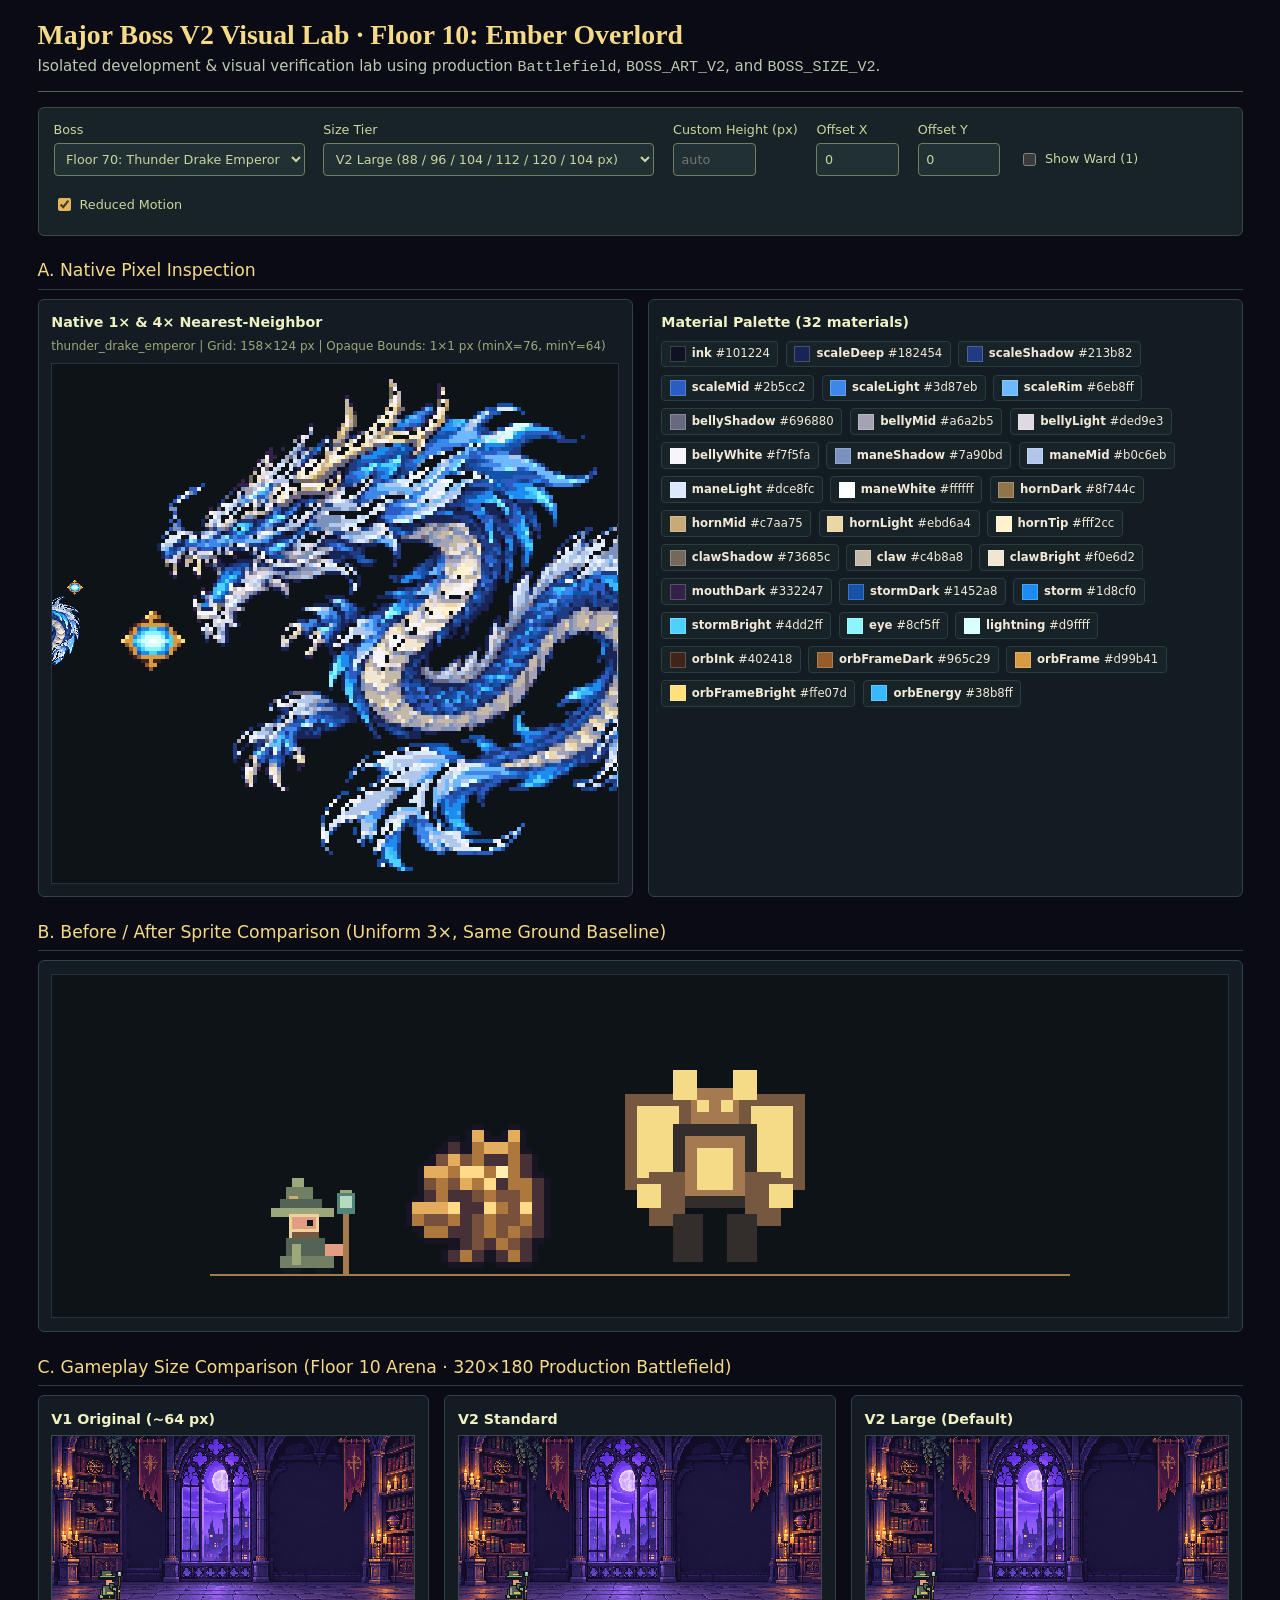
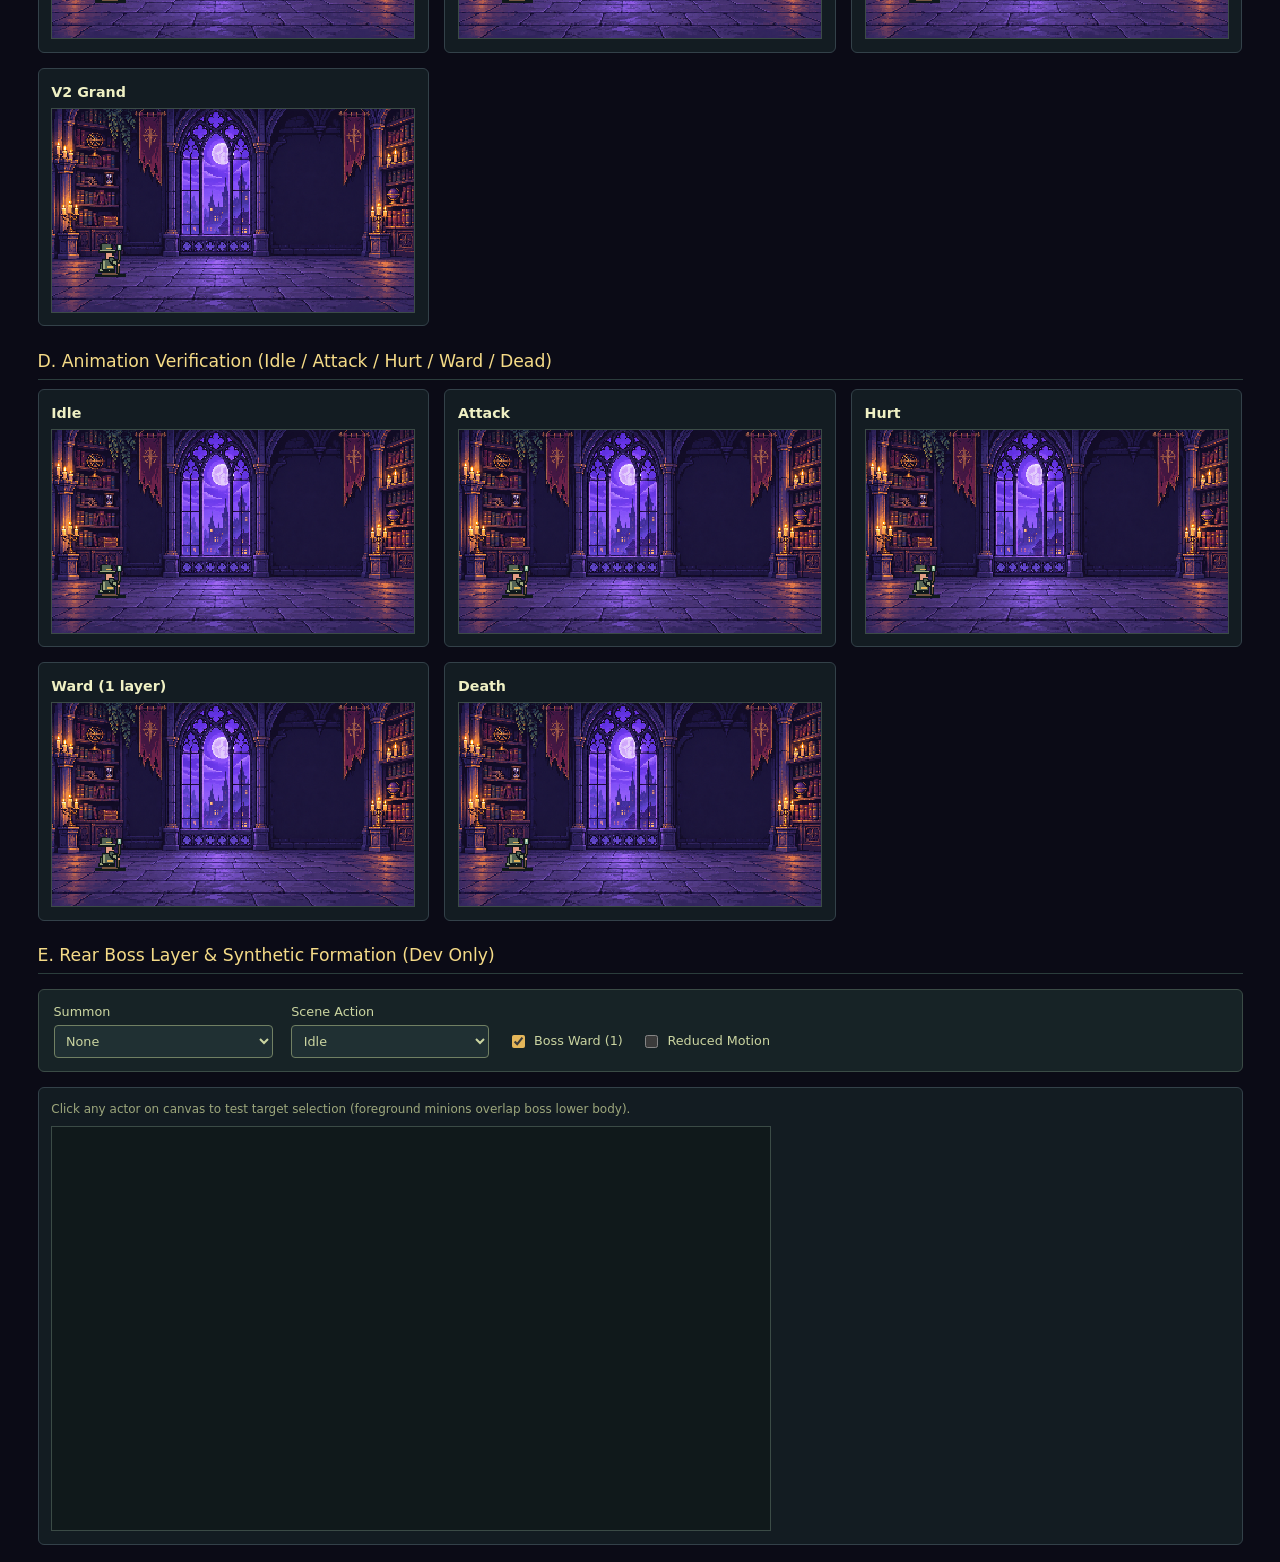
<file: spell-foundry-merged-floors-5-8/dev/boss-lab.html>
<!doctype html>
<html lang="en">
<head>
  <meta charset="utf-8">
  <meta name="viewport" content="width=device-width, initial-scale=1">
  <meta name="robots" content="noindex">
  <title>Major Boss V2 Visual Lab · Spell Foundry</title>
  <link rel="stylesheet" href="../styles.css">
  <link rel="stylesheet" href="../battle-ui.css">
  <style>
    :root { color-scheme: dark; font: 15px/1.45 system-ui, sans-serif; color: #eff0d6; background: #10191b; accent-color: #e4b659; }
    * { box-sizing: border-box; }
    body { max-width: 96rem; margin: auto; padding: 1.25rem clamp(1rem, 3vw, 2.5rem); }
    header { border-bottom: 1px solid #536454; padding-bottom: .85rem; }
    h1 { font: 700 1.85rem/1.15 Georgia, serif; margin: 0 0 .35rem; color: #f5db87; }
    h2 { font-size: 1.15rem; margin: 1.5rem 0 .6rem; color: #f5db87; border-bottom: 1px solid #2b3d3c; padding-bottom: .35rem; }
    p { color: #bbcaaf; margin: 0; }
    form { display: flex; align-items: end; flex-wrap: wrap; margin: 1rem 0; gap: .75rem 1.25rem; background: #172326; padding: .85rem 1rem; border: 1px solid #3b4b46; border-radius: 6px; }
    label { display: grid; gap: .25rem; font-size: .85rem; color: #cbd5a1; }
    label:has(input[type="checkbox"]) { display: flex; align-items: center; gap: .4rem; min-height: 2.3rem; }
    select, input[type="number"] { min-height: 2.2rem; padding: .25rem .5rem; font: inherit; color: inherit; background: #203033; border: 1px solid #718063; border-radius: 4px; width: auto; }
    input[type="number"] { width: 5.5rem; }
    .grid-cards { display: grid; grid-template-columns: repeat(auto-fit, minmax(340px, 1fr)); gap: 1rem; }
    .card { background: #131c22; border: 1px solid #334149; border-radius: 6px; padding: .85rem; }
    .card h3 { margin: 0 0 .35rem; font-size: .95rem; color: #eff0c4; }
    .meta { color: #9da77c; font-size: .8rem; margin-bottom: .5rem; }
    .canvas-box { background: #0d1317; border: 1px solid #26333c; display: flex; justify-content: center; align-items: center; padding: .75rem; overflow: auto; }
    canvas { image-rendering: pixelated; display: block; }
    .palette-grid { display: flex; flex-wrap: wrap; gap: .5rem; margin-top: .5rem; }
    .swatch { display: flex; align-items: center; gap: .4rem; background: #172326; border: 1px solid #2b3d3c; padding: .25rem .5rem; border-radius: 4px; font-size: .78rem; }
    .swatch i { width: 16px; height: 16px; border: 1px solid #fff3; display: inline-block; }
    .scene-frame { position: relative; width: 100%; aspect-ratio: 16 / 9; background: #10191b; overflow: hidden; border: 1px solid #3b4b46; }
    .scene-frame canvas { width: 100%; height: 100%; }
  </style>
</head>
<body>
  <header>
    <h1>Major Boss V2 Visual Lab · Floor 10: Ember Overlord</h1>
    <p>Isolated development &amp; visual verification lab using production <code>Battlefield</code>, <code>BOSS_ART_V2</code>, and <code>BOSS_SIZE_V2</code>.</p>
  </header>

  <form id="controls">
    <label>Boss
      <select name="bossKind">
        <option value="ember_overlord">Floor 10: Ember Overlord</option>
        <option value="tempest_archon">Floor 20: Tempest Archon</option>
        <option value="crown_archivist">Floor 30: Crown Archivist</option>
        <option value="mirror_regent">Floor 40: Mirror Regent</option>
        <option value="loom_sovereign">Floor 50: Loom Sovereign</option>
        <option value="volcano_colossus">Floor 60: Volcano Colossus</option>
        <option value="thunder_drake_emperor" selected>Floor 70: Thunder Drake Emperor</option>
      </select>
    </label>
    <label>Size Tier
      <select name="sizeTier">
        <option value="standard">V2 Standard (76 / 88 / 96 / 104 / 112 / 96 px)</option>
        <option value="large" selected>V2 Large (88 / 96 / 104 / 112 / 120 / 104 px)</option>
        <option value="grand">V2 Grand (96 / 104 / 112 / 120 / 128 / 112 px)</option>
      </select>
    </label>
    <label>Custom Height (px) <input type="number" name="customHeight" placeholder="auto" min="32" max="160"></label>
    <label>Offset X <input type="number" name="offsetX" value="0" min="-60" max="60"></label>
    <label>Offset Y <input type="number" name="offsetY" value="0" min="-40" max="40"></label>
    <label><input type="checkbox" name="showWard"> Show Ward (1)</label>
    <label><input type="checkbox" name="reducedMotion" checked> Reduced Motion</label>
  </form>

  <h2>A. Native Pixel Inspection</h2>
  <div class="grid-cards">
    <div class="card">
      <h3>Native 1× &amp; 4× Nearest-Neighbor</h3>
      <div class="meta" id="native-meta">Loading…</div>
      <div class="canvas-box" style="gap: 1.5rem;">
        <canvas id="native-1x"></canvas>
        <canvas id="native-4x"></canvas>
      </div>
    </div>
    <div class="card">
      <h3>Material Palette (<span id="mat-count">0</span> materials)</h3>
      <div class="palette-grid" id="palette-grid"></div>
    </div>
  </div>

  <h2>B. Before / After Sprite Comparison (Uniform 3×, Same Ground Baseline)</h2>
  <div class="card">
    <div class="canvas-box">
      <canvas id="lineup-canvas" width="900" height="320"></canvas>
    </div>
  </div>

  <h2>C. Gameplay Size Comparison (Floor 10 Arena · 320×180 Production Battlefield)</h2>
  <div class="grid-cards" id="gameplay-grid"></div>

  <h2>D. Animation Verification (Idle / Attack / Hurt / Ward / Dead)</h2>
  <div class="grid-cards" id="anim-grid"></div>

  <h2>E. Rear Boss Layer &amp; Synthetic Formation (Dev Only)</h2>
  <form id="rear-controls">
    <label>Summon
      <select name="summonMode">
        <option value="none">None</option>
        <option value="normal">Normal Summon (Wolf)</option>
        <option value="grand">Grand Summon (Dragon V2)</option>
      </select>
    </label>
    <label>Scene Action
      <select name="sceneAction">
        <option value="idle">Idle</option>
        <option value="attack">Boss Attack</option>
        <option value="projectile">Projectile Impact on Boss</option>
        <option value="dead">Boss Death</option>
      </select>
    </label>
    <label><input type="checkbox" name="rearWard" checked> Boss Ward (1)</label>
    <label><input type="checkbox" name="rearReducedMotion"> Reduced Motion</label>
  </form>
  <div class="card" id="rear-card">
    <div class="meta" id="rear-meta">Click any actor on canvas to test target selection (foreground minions overlap boss lower body).</div>
    <div class="scene-frame" style="max-width: 720px;">
      <canvas id="rear-canvas" width="320" height="180"></canvas>
    </div>
  </div>

  <script type="module">
    import { Battlefield, PALETTE } from '../src/render.js';
    import { createEnemy, createRun, enterRoom, FLOOR10_BOSS_ROOM, FLOOR20_BOSS_ROOM, FLOOR21_START_ROOM, FLOOR30_BOSS_ROOM, FLOOR40_BOSS_ROOM, FLOOR50_BOSS_ROOM, FLOOR60_BOSS_ROOM, FLOOR70_BOSS_ROOM } from '../src/run.js';
    import { towerArtPalette } from '../src/tower-enemy-art.js';
    import { BOSS_ART_V2, drawBossArt } from '../src/boss-art-v2.js';
    import { BOSS_SIZE_V2, getOpaqueBounds } from '../src/boss-sizes.js';

    const form = document.getElementById('controls');
    const gameplayGrid = document.getElementById('gameplay-grid');
    const animGrid = document.getElementById('anim-grid');

    function currentBossKind() {
      return new FormData(form).get('bossKind') || 'tempest_archon';
    }

    function renderNativeInspection(kind) {
      const art = BOSS_ART_V2[kind];
      const bounds = getOpaqueBounds(art);
      document.getElementById('native-meta').textContent =
        `${kind} | Grid: ${art.width}×${art.height} px | Opaque Bounds: ${bounds.width}×${bounds.height} px (minX=${bounds.minX}, minY=${bounds.minY})`;

      for (const [id, scale] of [['native-1x', 1], ['native-4x', 4]]) {
        const canvas = document.getElementById(id);
        canvas.width = art.width * scale;
        canvas.height = art.height * scale;
        const ctx = canvas.getContext('2d');
        ctx.imageSmoothingEnabled = false;
        drawBossArt(ctx, art, 0, 0, scale);
      }

      const palGrid = document.getElementById('palette-grid');
      const entries = Object.entries(art.colors);
      document.getElementById('mat-count').textContent = entries.length;
      palGrid.innerHTML = entries.map(([mat, hex]) =>
        `<span class="swatch"><i style="background:${hex}"></i><span><strong>${mat}</strong> ${hex}</span></span>`
      ).join('');
    }

    function renderLineup(kind) {
      const c = document.getElementById('lineup-canvas');
      const ctx = c.getContext('2d');
      ctx.imageSmoothingEnabled = false;
      ctx.fillStyle = '#0d1317';
      ctx.fillRect(0, 0, c.width, c.height);
      const scale = 3;
      const base = 288;
      ctx.fillStyle = '#a57a50';
      ctx.fillRect(20, base, c.width - 40, 2);

      const floor = kind === 'thunder_drake_emperor' ? 70 : kind === 'volcano_colossus' ? 60 : kind === 'loom_sovereign' ? 50 : kind === 'mirror_regent' ? 40 : kind === 'crown_archivist' ? 30 : kind === 'tempest_archon' ? 20 : 10;
      const mock = {
        ctx, settings: { reducedMotion: true }, artFloor: floor,
        enemyPalette: towerArtPalette(floor, PALETTE),
        alternateEnemyPalette: towerArtPalette(floor, PALETTE, true),
        spriteArt: {},
      };
      ctx.save();
      ctx.scale(scale, scale);
      Battlefield.prototype.sprite.call(mock, 'wizard', 40, Math.round(base / scale), 0, 'idle');
      Battlefield.prototype.sprite.call({ ...mock, artFloor: 45, enemyPalette: towerArtPalette(45, PALETTE) }, 'seam_warden', 100, Math.round(base / scale), 0, 'idle');
      Battlefield.prototype.sprite.call(mock, kind, 175, Math.round(base / scale), 0, 'idle');
      Battlefield.prototype.sprite.call({ ...mock, bossVisuals: { v2: true, sizeTier: 'large' } }, kind, 252, Math.round(base / scale), 0, 'idle');
      ctx.restore();
    }

    function makeBattleState(kind, ward = 0, hp = null) {
      const s = createRun('boss-lab-seed', false);
      s.room = kind === 'thunder_drake_emperor' ? FLOOR70_BOSS_ROOM : kind === 'volcano_colossus' ? FLOOR60_BOSS_ROOM : kind === 'loom_sovereign' ? FLOOR50_BOSS_ROOM : kind === 'mirror_regent' ? FLOOR40_BOSS_ROOM : kind === 'crown_archivist' ? FLOOR30_BOSS_ROOM : kind === 'tempest_archon' ? FLOOR20_BOSS_ROOM : FLOOR10_BOSS_ROOM;
      enterRoom(s);
      s.enemies[0].ward = ward;
      if (hp !== null) s.enemies[0].hp = hp;
      return s;
    }

    const gameplayConfigs = [
      { title: 'V1 Original (~64 px)', bossVisuals: { v2: false } },
      { title: 'V2 Standard', bossVisuals: { v2: true, sizeTier: 'standard' } },
      { title: 'V2 Large (Default)', bossVisuals: { v2: true, sizeTier: 'large' } },
      { title: 'V2 Grand', bossVisuals: { v2: true, sizeTier: 'grand' } },
    ];

    const gameplayFields = gameplayConfigs.map(cfg => {
      const card = document.createElement('div');
      card.className = 'card';
      card.innerHTML = `<h3>${cfg.title}</h3><div class="scene-frame"><canvas width="320" height="180"></canvas></div>`;
      gameplayGrid.appendChild(card);
      const canvas = card.querySelector('canvas');
      const bf = new Battlefield(canvas, { reducedMotion: true }, {}, { ...cfg.bossVisuals });
      return { bf, cfg, h3: card.querySelector('h3') };
    });

    const animConfigs = [
      { title: 'Idle', pose: 'idle', ward: 0, hpRatio: 1 },
      { title: 'Attack', pose: 'attack', ward: 0, hpRatio: 1 },
      { title: 'Hurt', pose: 'hurt', ward: 0, hpRatio: 1 },
      { title: 'Ward (1 layer)', pose: 'idle', ward: 1, hpRatio: 1 },
      { title: 'Death', pose: 'dead', ward: 0, hpRatio: 0 },
    ];
    const animFields = animConfigs.map(ac => {
      const card = document.createElement('div');
      card.className = 'card';
      card.innerHTML = `<h3>${ac.title}</h3><div class="scene-frame"><canvas width="320" height="180"></canvas></div>`;
      animGrid.appendChild(card);
      const canvas = card.querySelector('canvas');
      const bf = new Battlefield(canvas, { reducedMotion: true }, {}, { v2: true, sizeTier: 'large' });
      return { bf, ac };
    });

    function syncControls() {
      const kind = currentBossKind();
      const tiers = BOSS_SIZE_V2[kind]?.tiers ?? { standard: 76, large: 88, grand: 96 };
      renderNativeInspection(kind);
      renderLineup(kind);

      const fd = new FormData(form);
      const customHeight = Number(fd.get('customHeight')) || null;
      const offsetX = Number(fd.get('offsetX')) || 0;
      const offsetY = Number(fd.get('offsetY')) || 0;
      const showWard = fd.get('showWard') === 'on';
      const reducedMotion = fd.get('reducedMotion') === 'on';
      for (const { bf, cfg, h3 } of gameplayFields) {
        if (cfg.bossVisuals.v2) {
          const h = tiers[cfg.bossVisuals.sizeTier];
          h3.textContent = `${cfg.title} (${h} px)`;
          bf.bossVisuals = { ...cfg.bossVisuals, customHeight: cfg.bossVisuals.sizeTier === 'large' ? customHeight : null, offsetX, offsetY };
        }
        bf.settings = { reducedMotion };
        bf.set(makeBattleState(kind, showWard ? 1 : 0), null);
        setTimeout(() => bf.draw(performance.now()), 250);
      }
      for (const { bf, ac } of animFields) {
        const st = makeBattleState(kind, ac.ward, ac.hpRatio === 0 ? 0 : null);
        if (ac.pose === 'attack' || ac.pose === 'hurt') {
          bf.events = [{ type: ac.pose === 'attack' ? 'attack' : 'projectile', source: st.enemies[0].id, sourceKind: kind, target: st.enemies[0].id, element: 'ice', amount: 10 }];
          bf.started = performance.now() - 300;
          bf.duration = 100000;
          bf.eventEnds = [100000];
        } else {
          bf.stop();
        }
        bf.set(st, null);
        setTimeout(() => bf.draw(performance.now()), 250);
      }
    }
    form.addEventListener('input', syncControls);
    syncControls();

    // E. Rear Boss Layer synthetic formation
    {
      const rearForm = document.getElementById('rear-controls');
      const rearCanvas = document.getElementById('rear-canvas');
      const rearMeta = document.getElementById('rear-meta');
      const rearBf = new Battlefield(rearCanvas, { reducedMotion: false }, { dragonV2: true, sizeV2: true, v2: true }, { v2: true, sizeTier: 'large', layer: 'rear' });
      let rearTarget = 'enemy-0';

      function buildRearState() {
        const fd = new FormData(rearForm);
        const summonMode = fd.get('summonMode');
        const sceneAction = fd.get('sceneAction');
        const rearWard = fd.get('rearWard') === 'on';
        const reducedMotion = fd.get('rearReducedMotion') === 'on';
        rearBf.settings = { reducedMotion };

        const s = createRun('boss-rear-lab', false);
        s.room = FLOOR21_START_ROOM;
        const boss = createEnemy('ember_overlord', 0, s.room, 2);
        boss.slot = 2;
        boss.ward = rearWard ? 1 : 0;
        if (sceneAction === 'dead') boss.hp = 0;
        const m1 = createEnemy('ember_imp', 1, s.room, 1); m1.slot = 1;
        const m2 = createEnemy('iron_warden', 2, s.room, 2); m2.slot = 2;
        const m3 = createEnemy('rune_golem', 3, s.room, 3); m3.slot = 3;
        s.enemies = [boss, m1, m2, m3];

        if (summonMode === 'normal') {
          s.player.summon = { creatureId: 'wolf', name: 'หมาป่าเปลวไฟ', element: 'fire', isGrand: false, hp: 20, maxHp: 20, counter: 3, strike: 4 };
        } else if (summonMode === 'grand') {
          s.player.summon = { creatureId: 'dragon', name: 'มังกรอัคคี', element: 'fire', isGrand: true, hp: 50, maxHp: 50, counter: 8, strike: 12 };
        }

        if (sceneAction === 'attack') {
          rearBf.events = [{ type: 'attack', source: boss.id, sourceKind: boss.kind, isBoss: true, specialBoss: true, amount: 10, target: 'player' }];
          rearBf.started = performance.now() - 350;
          rearBf.duration = 100000;
          rearBf.eventEnds = [100000];
        } else if (sceneAction === 'projectile') {
          rearBf.events = [{ type: 'projectile', form: 'shot', element: 'ice', target: boss.id, blocked: rearWard, wardRemaining: 0, damage: { target: boss.id, amount: 12, actual: 12 } }];
          rearBf.started = performance.now() - 350;
          rearBf.duration = 100000;
          rearBf.eventEnds = [100000];
        } else {
          rearBf.stop();
        }
        rearBf.set(s, rearTarget);
        setTimeout(() => rearBf.draw(performance.now()), 250);
      }

      rearCanvas.addEventListener('click', ev => {
        const hit = rearBf.hitTest(ev.clientX, ev.clientY);
        if (hit) {
          rearTarget = hit;
          const enemy = rearBf.state?.enemies.find(e => e.id === hit);
          rearMeta.textContent = `Selected target: ${hit} (${enemy?.kind}, slot ${enemy?.slot})`;
          buildRearState();
        }
      });
      rearForm.addEventListener('input', buildRearState);
      buildRearState();
    }
  </script>
</body>
</html>
</file>
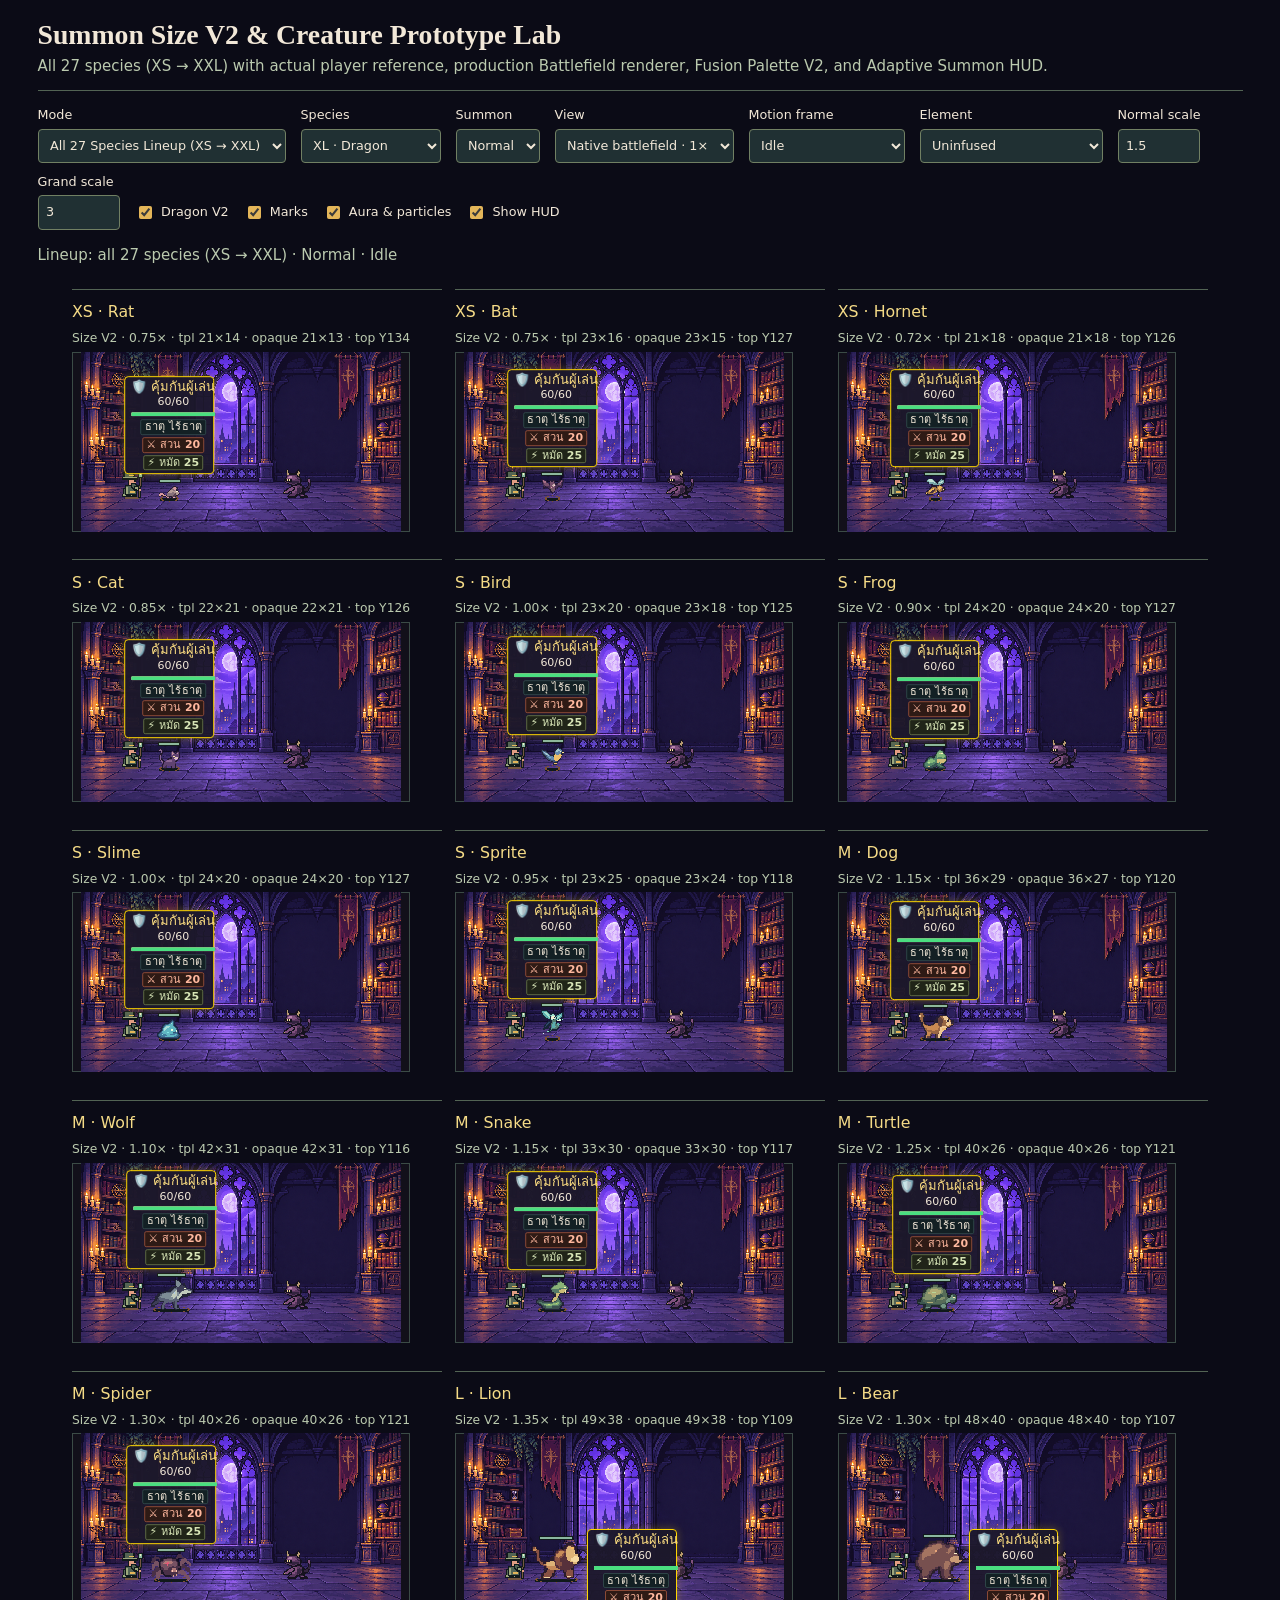
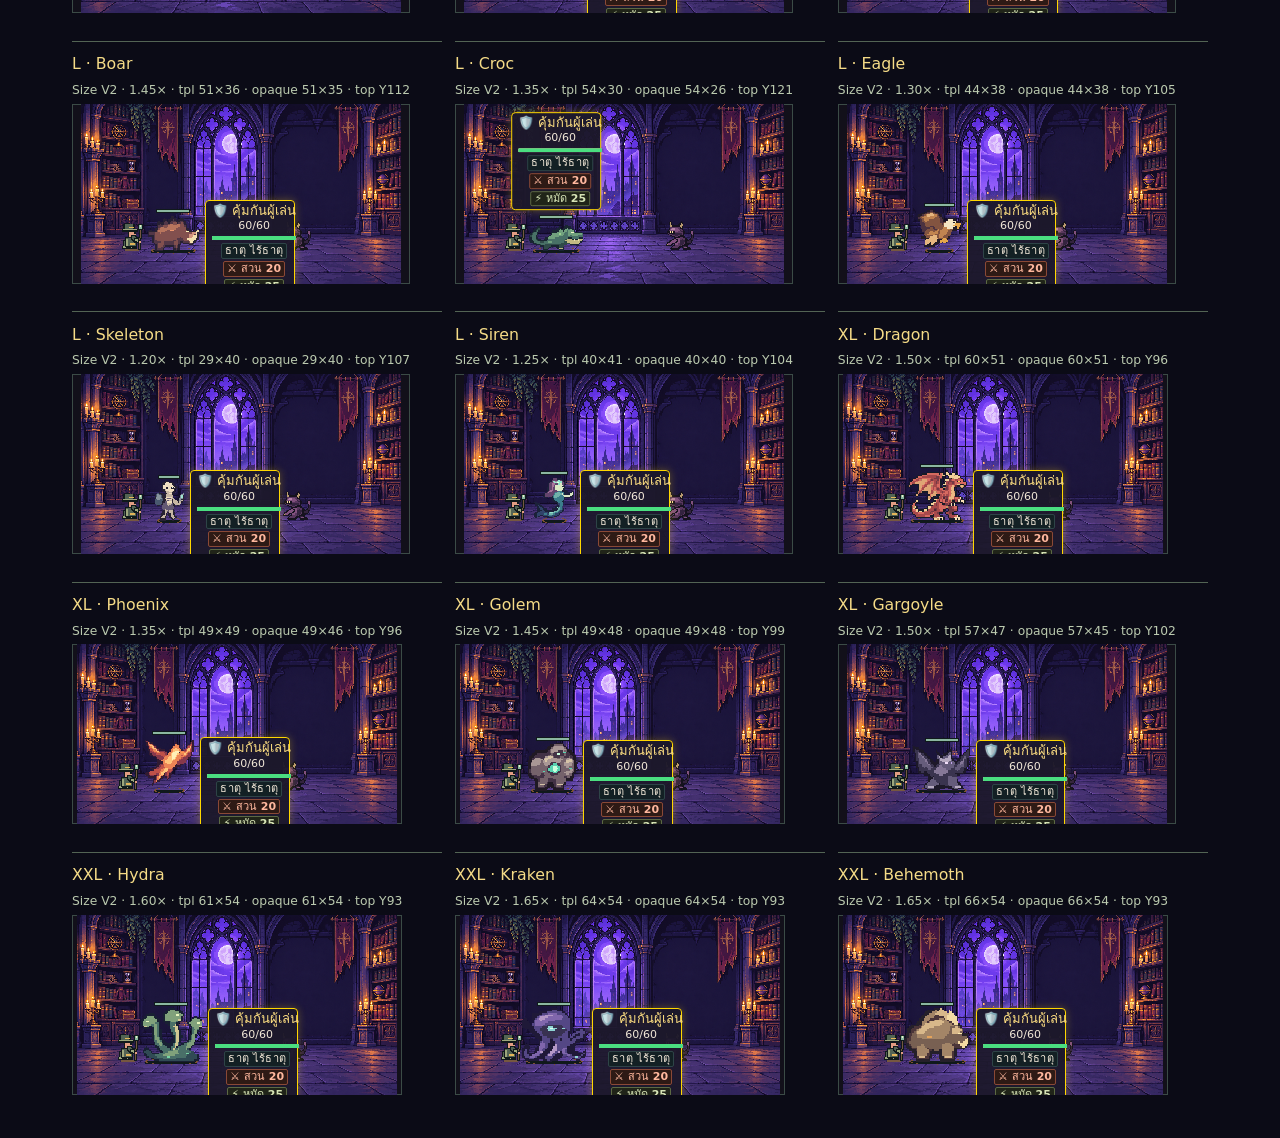
<file: spell-foundry-merged-floors-5-8/dev/dragon-lab.html>
<!doctype html>
<html lang="en">
<head>
  <meta charset="utf-8">
  <meta name="viewport" content="width=device-width, initial-scale=1">
  <meta name="robots" content="noindex">
  <title>Summon Size &amp; Creature Prototype Lab · Spell Foundry</title>
  <link rel="stylesheet" href="../styles.css">
  <link rel="stylesheet" href="../battle-ui.css">
  <style>
    :root { color-scheme: dark; font: 15px/1.45 system-ui, sans-serif; color: #eff0d6; background: #10191b; accent-color: #e4b659; }
    * { box-sizing: border-box; }
    body { max-width: 96rem; margin: auto; padding: 1.25rem clamp(1rem, 3vw, 2.5rem); }
    header { border-bottom: 1px solid #536454; padding-bottom: .85rem; }
    h1 { font: 700 1.85rem/1.15 Georgia, serif; margin: 0 0 .35rem; }
    p { color: #bbcaaf; margin: 0; }
    form { display: flex; align-items: end; flex-wrap: wrap; margin: 1rem 0; gap: .65rem 1rem; }
    label { display: grid; gap: .25rem; font-size: .85rem; }
    label[hidden] { display: none; }
    label:has(input[type="checkbox"]) { display: flex; align-items: center; gap: .4rem; min-height: 2.3rem; }
    select, input[type="number"] { min-height: 2.3rem; padding: .25rem .5rem; font: inherit; color: inherit; background: #203033; border: 1px solid #718063; border-radius: 4px; width: auto; }
    input[type="number"] { width: 5.5rem; }
    :focus-visible { outline: 2px solid #f5db87; outline-offset: 3px; }
    output { display: block; color: #bbcaaf; margin-bottom: .5rem; }
    article { border-top: 1px solid #536454; margin-top: 1rem; padding-top: .75rem; }
    h2 { font-size: 1.05rem; margin: 0 0 .4rem; color: #f5db87; }
    .meta { color: #bbcaaf; font-size: .82rem; margin-bottom: .5rem; }
    .pair { display: grid; grid-template-columns: repeat(auto-fit, minmax(min(100%, var(--sample-width)), max-content)); gap: .75rem; }
    .lineup-grid { display: grid; grid-template-columns: repeat(auto-fill, minmax(330px, 1fr)); gap: .85rem; }
    figure { min-width: 0; margin: 0; }
    figcaption { color: #bbcaaf; font-size: .82rem; margin-bottom: .25rem; }
    .frame { position: relative; overflow-x: auto; outline: 1px solid #3b4b46; outline-offset: -1px; background: #12101a; }
    .lab-scene { position: relative; width: var(--scene-width, var(--sample-width)); }
    .lab-scene canvas { display: block; width: 100%; height: auto; image-rendering: pixelated; }
    .lab-hud { position: absolute; inset: 0; pointer-events: none; z-index: 3; }
    .lab-hud #enemy-list { position: absolute; inset: 0; }
    .indexed-master { margin: 1rem 0; padding: .6rem .75rem; border: 1px solid #536454; }
    .indexed-views { display: flex; flex-wrap: wrap; align-items: start; gap: 1rem; padding-top: .6rem; }
    .indexed-views canvas { display: block; image-rendering: pixelated; background: #171323; }
    .material-keys { display: flex; flex-wrap: wrap; gap: .35rem .75rem; padding: 0; list-style: none; }
    .material-keys span { display: inline-block; width: .7rem; height: .7rem; margin-right: .3rem; border: 1px solid #c0a9cd; }
  </style>
</head>
<body>
  <header>
    <h1>Summon Size V2 &amp; Creature Prototype Lab</h1>
    <p>All 27 species (XS → XXL) with actual player reference, production Battlefield renderer, Fusion Palette V2, and Adaptive Summon HUD.</p>
  </header>
  <form id="controls">
    <label>Mode
      <select name="mode">
        <option value="lineup">All 27 Species Lineup (XS → XXL)</option>
        <option value="palette-coverage">E1 elemental palette sheet</option>
        <option value="species">Single Species (V1 vs V2 Size)</option>
        <option value="dragon-elements">Dragon V1 vs V2 (All Elements)</option>
        <option value="phoenix-elements">Phoenix V1 vs V2</option>
        <option value="hydra-elements">Hydra V1 vs V2</option>
        <option value="behemoth-elements">Behemoth V1 vs V2</option>
        <option value="kraken-elements">Kraken V1 vs V2</option>
        <option value="golem-elements">Golem V1 vs V2</option>
        <option value="siren-elements">Siren V1 vs V2</option>
        <option value="eagle-elements">Eagle V1 vs V2</option>
        <option value="bird-elements">Bird V1 vs V2</option>
        <option value="bat-elements">Bat V1 vs V2</option>
        <option value="hornet-elements">Hornet V1 vs V2</option>
        <option value="wolf-elements">Wolf V1 vs V2</option>
        <option value="skeleton-elements">Skeleton V1 vs V2</option>
        <option value="gargoyle-elements">Gargoyle V1 vs V2</option>
        <option value="hydra-benchmarks">V2 prototype size comparison</option>
      </select>
    </label>
    <label>Species <select name="species"></select></label>
    <label>Summon <select name="summon"><option>Normal</option><option>Grand</option></select></label>
    <label>View
      <select name="zoom"><option value="1">Native battlefield · 1×</option><option value="2">Enlarged · 2×</option><option value="3">Detail · 3×</option></select>
    </label>
    <label>Motion frame <select name="pose"></select></label>
    <label>Element <select name="element"><option value="uninfused">Uninfused</option></select></label>
    <label>Normal scale <input type="number" name="normalScale" step="0.05" min="0.4" max="3"></label>
    <label>Grand scale <input type="number" name="grandScale" step="0.05" min="1" max="4.5"></label>
    <label><input type="checkbox" name="dragonV2" checked> Dragon V2</label>
    <label><input type="checkbox" name="marks" checked> Marks</label>
    <label><input type="checkbox" name="aura" checked> Aura &amp; particles</label>
    <label><input type="checkbox" name="showHud" checked> Show HUD</label>
  </form>
  <output id="status" aria-live="polite">Loading battlefield…</output>
  <details id="hydra-master" class="indexed-master" hidden>
    <summary>Hydra indexed master and material keys</summary>
    <div class="indexed-views"></div>
    <ul class="material-keys"></ul>
  </details>
  <details id="behemoth-master" class="indexed-master" hidden>
    <summary>Behemoth indexed master and material keys</summary>
    <div class="indexed-views"></div>
    <ul class="material-keys"></ul>
  </details>
  <details id="kraken-master" class="indexed-master" hidden>
    <summary>Kraken indexed master and material keys</summary>
    <div class="indexed-views"></div>
    <ul class="material-keys"></ul>
  </details>
  <main id="previews" aria-label="Summon size comparisons"></main>
  <script type="module">
    import { Battlefield, getSummonAnchor, getSummonBounds } from '../src/render.js';
    import { FUSION_SUMMON_PALETTES, SUMMON_BODY_PALETTES } from '../src/summon-palettes.js';
    import { SUMMON_ART, DRAGON_ART_V2, HYDRA_ART_V2, BEHEMOTH_ART_V2, KRAKEN_ART_V2, drawSummonArt, resolveSummonArt } from '../src/summon-art.js';
    import { CREATURE_15_27_V2 } from '../src/creature-15-27-art-v2.js';
    import { SUMMON_SIZE_V2, getOpaqueBounds, resolveCreatureScale } from '../src/summon-sizes.js';
    import { renderSummonCardHtml, positionSummonCard } from '../src/ui/battle-render.js';

    const ORDER = { XS: 0, S: 1, M: 2, L: 3, XL: 4, XXL: 5 };
    const speciesList = Object.keys(SUMMON_SIZE_V2).sort((a, b) =>
      ORDER[SUMMON_SIZE_V2[a].sizeClass] - ORDER[SUMMON_SIZE_V2[b].sizeClass]
    );
    const form = document.querySelector('#controls');
    const { mode, species, summon, zoom, pose, element, normalScale, grandScale, dragonV2, marks, aura, showHud } = form.elements;
    const previews = document.querySelector('#previews');
    const status = document.querySelector('#status');
    const stage = document.createElement('canvas');
    stage.width = 320;
    stage.height = 180;
    const battlefield = new Battlefield(stage, { reducedMotion: true });
    cancelAnimationFrame(battlefield.raf);
    battlefield.ctx.imageSmoothingEnabled = false;

    const elements = ['uninfused', ...Object.keys(FUSION_SUMMON_PALETTES),
      'fire', 'ice', 'lightning', 'earth', 'water', 'wind', 'akki', 'heman'];
    const title = id => id[0].toUpperCase() + id.slice(1);
    const poses = {
      'Idle': [null, 0, 0],
      'Grand arrival peak': ['summon_invoke', 0.28, 0],
      'Strike lunge': ['summon_strike', 0.5, 0],
      'Counter lunge': ['summon_counter', 0.5, 0],
      'Hit recoil': ['summon_hit', 0.65, 1],
      'Defeat': ['summon_break', 0.5, 0],
    };
    for (const id of speciesList) species.add(new Option(`${SUMMON_SIZE_V2[id].sizeClass} · ${title(id)}`, id));
    species.value = 'dragon';
    for (const name of Object.keys(poses)) pose.add(new Option(name, name));
    for (const id of elements) if (id !== 'uninfused') element.add(new Option(title(id), id));
    const allElements = new Option('All prototype elements', 'all-elements');
    element.add(allElements, 0);
    const prototype = new URLSearchParams(location.search).get('prototype');
    const paletteSheet = new URLSearchParams(location.search).get('paletteSheet');
    if (paletteSheet) mode.value = 'palette-coverage';
    const batchPrototypes = ['eagle', 'bird', 'bat', 'hornet', 'wolf',
      ...Object.keys(CREATURE_15_27_V2)];
    for (const id of Object.keys(CREATURE_15_27_V2)) {
      mode.add(new Option(`${title(id)} V1 vs V2`, `${id}-elements`));
    }
    const indexedPrototypes = ['phoenix', 'hydra', 'behemoth', 'kraken', 'gargoyle', 'golem', 'siren', 'skeleton', ...batchPrototypes];
    if (indexedPrototypes.includes(prototype)) {
      mode.value = `${prototype}-elements`;
      element.value = batchPrototypes.includes(prototype) ? 'uninfused' : allElements.value;
    }

    function syncScaleInputs() {
      const spec = SUMMON_SIZE_V2[species.value];
      normalScale.value = spec.normalScale;
      grandScale.value = spec.grandScale;
    }
    syncScaleInputs();
    species.addEventListener('change', syncScaleInputs);

    function renderBattleSample(creatureId, elemId, isGrand, options) {
      const art = resolveSummonArt(creatureId, options);
      const opaque = getOpaqueBounds(art);
      const scale = resolveCreatureScale(creatureId, isGrand, art, options);
      const summonObj = { creatureId, element: elemId === 'uninfused' ? null : elemId, isGrand, name: title(creatureId), hp: isGrand ? 90 : 60, maxHp: isGrand ? 90 : 60, counter: 20, strike: 25 };

      const width = stage.width;
      const height = stage.height;
      const figure = document.createElement('figure');
      const bounds = getSummonBounds(summonObj, options);
      const renW = Math.round(art.width * scale);
      const renH = Math.round(art.height * scale);
      const opW = Math.round((opaque.maxX + 1) * scale) - Math.round(opaque.minX * scale);
      const opH = Math.round((opaque.maxY + 1) * scale) - Math.round(opaque.minY * scale);
      const caption = document.createElement('figcaption');
      const version = indexedPrototypes.includes(creatureId) && mode.value === `${creatureId}-elements`
        ? `${title(creatureId)} V${options[`${creatureId}V2`] ? 2 : 1}` : options.sizeV2 ? 'Size V2' : 'Current';
      const opaqueTop = bounds.top + Math.round(opaque.minY * scale);
      caption.textContent = `${version} · ${scale.toFixed(2)}× · tpl ${renW}×${renH} · opaque ${opW}×${opH} · top Y${opaqueTop}`;

      const frame = document.createElement('div');
      frame.className = 'frame';
      if (indexedPrototypes.includes(creatureId) && mode.value === `${creatureId}-elements` && zoom.value !== '1') {
        frame.tabIndex = 0;
        frame.setAttribute('aria-label', 'Scrollable enlarged battlefield');
      }
      const scene = document.createElement('div');
      scene.className = 'lab-scene battle-scene';

      const canvas = document.createElement('canvas');
      canvas.width = width;
      canvas.height = height;
      const ctx = canvas.getContext('2d', { alpha: false });
      ctx.imageSmoothingEnabled = false;

      battlefield.ctx.drawImage(battlefield.background, 0, 0);
      battlefield.settings.reducedMotion = !indexedPrototypes.includes(creatureId);
      battlefield.summonVisuals = { ...options, v2: true, marks: marks.checked, aura: aura.checked, previewTime: 0 };
      const [type, progress, motionFrame] = poses[pose.value];
      const anchor = getSummonAnchor(summonObj, options);
      const event = type ? { type } : null;
      if (isGrand) {
        battlefield.drawSummonSprite(summonObj, anchor.x, anchor.baseline, motionFrame, event, progress, true);
        battlefield.sprite('wizard', 51, 147, motionFrame, 'idle');
      } else {
        battlefield.sprite('wizard', 51, 147, motionFrame, 'idle');
        battlefield.drawSummonSprite(summonObj, anchor.x, anchor.baseline, motionFrame, event, progress, false);
      }
      battlefield.sprite('striker', 216, 146, motionFrame, 'idle');
      ctx.drawImage(stage, 0, 0);

      scene.append(canvas);
      if (showHud.checked) {
        const hudWrap = document.createElement('div');
        hudWrap.className = 'lab-hud';
        const list = document.createElement('div');
        list.id = 'enemy-list';
        list.innerHTML = renderSummonCardHtml(summonObj, options);
        hudWrap.append(list);
        scene.append(hudWrap);
        requestAnimationFrame(() => positionSummonCard(list));
      }
      frame.append(scene);
      figure.append(caption, frame);
      return figure;
    }

    function showIndexedMaster(section, master) {
      const colorKeys = Object.fromEntries(Object.keys(master.colors).map((key, i) => [
        key, key === 'ink' ? master.colors.ink : `hsl(${(i * 137.5) % 360} 70% ${i % 2 ? 65 : 43}%)`,
      ]));
      for (const [label, art, zoom] of [
        [`Native ${master.width}×${master.height}`, master, 1],
        ['Indexed color · 3×', master, 3],
        ['Material keys · 3×', { ...master, colors: colorKeys }, 3],
      ]) {
        const figure = document.createElement('figure');
        const caption = document.createElement('figcaption');
        caption.textContent = label;
        const canvas = document.createElement('canvas');
        canvas.width = art.width;
        canvas.height = art.height;
        canvas.style.width = `${art.width * zoom}px`;
        const ctx = canvas.getContext('2d');
        ctx.imageSmoothingEnabled = false;
        drawSummonArt(ctx, art, 0, 0, 1, null);
        figure.append(caption, canvas);
        section.querySelector('.indexed-views').append(figure);
      }
      for (const [key, color] of Object.entries(colorKeys)) {
        const item = document.createElement('li');
        const swatch = document.createElement('span');
        swatch.style.background = color;
        item.append(swatch, key);
        section.querySelector('.material-keys').append(item);
      }
    }
    const hydraMaster = document.querySelector('#hydra-master');
    const behemothMaster = document.querySelector('#behemoth-master');
    const krakenMaster = document.querySelector('#kraken-master');
    showIndexedMaster(hydraMaster, HYDRA_ART_V2);
    showIndexedMaster(behemothMaster, BEHEMOTH_ART_V2);
    showIndexedMaster(krakenMaster, KRAKEN_ART_V2);

    function renderPaletteSheet() {
      const samples = [
        ['dragon', 'fire', 'akki'], ['golem', 'ice', 'heman'],
        ['siren', 'lightning', 'asani'], ['bat', 'earth', 'pathaphi'],
        ['slime', 'water', 'wari'], ['dragon', 'wind', 'vayu'],
        ['golem', 'magnet'], ['bat', 'magma'], ['siren', 'hail'],
      ].flatMap(([creature, ...ids]) => ids.map(id => [creature, id]));
      const sheet = document.createElement('canvas');
      sheet.id = 'elemental-palette-sheet';
      sheet.width = 1440;
      sheet.height = 790;
      sheet.style.cssText = 'display:block;max-width:100%;height:auto;image-rendering:pixelated';
      sheet.setAttribute('role', 'img');
      sheet.setAttribute('aria-label', 'Fifteen elemental palettes in Normal and Grand across Dragon, Golem, Siren, Bat, and Slime');
      const ctx = sheet.getContext('2d');
      const caption = (label, x, y, size = 13) => {
        ctx.font = `${size}px system-ui`;
        ctx.fillStyle = '#f2e8dc';
        ctx.fillText(label, x, y);
      };
      ctx.fillStyle = '#171322';
      ctx.fillRect(0, 0, sheet.width, sheet.height);
      const preview = paletteSheet !== 'legacy';
      caption(`E1  /  ${preview ? 'Elemental body palettes' : 'Legacy body tints'}`, 14, 27, 22);
      caption('Tier 1 and Tier 2 family pairs · Tier 3 contrast references · production sprite scale', 14, 48);
      battlefield.settings.reducedMotion = true;
      const sampleWidth = 174;
      const sampleHeight = 151;
      for (const [index, [creatureId, id]] of samples.entries()) {
        const x = 12 + (index % 4) * 356;
        const y = 65 + Math.floor(index / 4) * 181;
        const ramp = SUMMON_BODY_PALETTES[id] ?? FUSION_SUMMON_PALETTES[id];
        const tier = index >= 12 ? 3 : index % 2 + 1;
        caption(`T${tier}  ${title(id)} · ${title(creatureId)}`, x, y);
        if (preview || tier === 3) [ramp.shadow, ramp.midtone, ramp.highlight].forEach((color, stop) => {
          ctx.fillStyle = color;
          ctx.fillRect(x + 303 + stop * 15, y - 10, 14, 10);
        });
        const options = { sizeV2: true, creaturePaletteV2: true, bodyPaletteV2: preview,
          [`${creatureId}V2`]: true, aura: false };
        battlefield.summonVisuals = options;
        for (const [column, isGrand] of [false, true].entries()) {
          const summon = { creatureId, element: id, isGrand };
          const { x: anchorX, baseline } = getSummonAnchor(summon, options);
          battlefield.ctx.drawImage(battlefield.background, 0, 0);
          battlefield.drawSummonSprite(summon, anchorX, baseline, 0, null, 0, true);
          const sampleX = x + column * (sampleWidth + 2);
          ctx.drawImage(stage, 0, 0, sampleWidth, sampleHeight, sampleX, y + 5, sampleWidth, sampleHeight);
          caption(isGrand ? 'Grand' : 'Normal', sampleX + 5, y + 167);
        }
      }
      const download = document.createElement('a');
      download.textContent = 'Download PNG';
      download.download = 'elemental-palette-e1.png';
      download.href = sheet.toDataURL('image/png');
      previews.replaceChildren(download, sheet);
      status.textContent = '15 elements · 5 species · Normal and Grand · aura hidden for body review';
    }

    function render() {
      const creature = mode.value.replace('-elements', '');
      const benchmarks = mode.value === 'hydra-benchmarks';
      const prototypeComparison = indexedPrototypes.includes(creature);
      hydraMaster.hidden = creature !== 'hydra';
      behemothMaster.hidden = creature !== 'behemoth';
      krakenMaster.hidden = creature !== 'kraken';
      for (const control of form.elements) {
        if (control !== mode) control.closest('label').hidden = creature === 'palette-coverage';
      }
      if (creature === 'palette-coverage') {
        renderPaletteSheet();
        return;
      }
      allElements.hidden = !prototypeComparison;
      if (!prototypeComparison && element.value === allElements.value) element.value = 'uninfused';
      for (const control of [species, normalScale, grandScale, dragonV2]) {
        control.closest('label').hidden = prototypeComparison || benchmarks;
      }
      const isGrand = summon.value === 'Grand';
      const z = Number(zoom.value);
      const prototypeDetail = prototypeComparison && z > 1;
      const detailWidth = { phoenix: 184, hydra: 205, behemoth: 225, kraken: 225, golem: 178, siren: 169, eagle: 178, bird: 178, bat: 178, hornet: 178, wolf: 178, skeleton: 171, gargoyle: 190 }[creature];
      previews.style.setProperty('--sample-width', `${(prototypeDetail ? (detailWidth ?? 178) : 320) * z}px`);
      if (prototypeDetail) previews.style.setProperty('--scene-width', `${320 * z}px`);
      else previews.style.removeProperty('--scene-width');
      pose.options[1].disabled = !isGrand;
      if (pose.options[1].disabled && pose.selectedIndex === 1) pose.selectedIndex = 0;

      if (benchmarks) {
        const grid = document.createElement('div');
        grid.className = 'lineup-grid';
        const benchmarkSpecies = ['dragon', ...indexedPrototypes];
        for (const cid of benchmarkSpecies) {
          const section = document.createElement('article');
          const heading = document.createElement('h2');
          heading.textContent = `${title(cid)} V2 · ${SUMMON_SIZE_V2[cid].sizeClass}`;
          section.append(heading, renderBattleSample(cid, element.value, isGrand, { [`${cid}V2`]: true, sizeV2: true }));
          grid.append(section);
        }
        previews.replaceChildren(grid);
        status.textContent = `${benchmarkSpecies.length} prototypes · ${summon.value} · 32 px player reference`;
        return;
      }

      if (mode.value === 'lineup') {
        const grid = document.createElement('div');
        grid.className = 'lineup-grid';
        previews.style.setProperty('--sample-width', `${320 * Math.min(z, 2)}px`);
        for (const cid of speciesList) {
          const section = document.createElement('article');
          const spec = SUMMON_SIZE_V2[cid];
          const h = document.createElement('h2');
          h.textContent = `${spec.sizeClass} · ${title(cid)}`;
          const pair = document.createElement('div');
          pair.className = 'pair';
          pair.append(renderBattleSample(cid, element.value, isGrand, { dragonV2: dragonV2.checked, sizeV2: true }));
          section.append(h, pair);
          grid.append(section);
        }
        previews.replaceChildren(grid);
        status.textContent = `Lineup: all 27 species (XS → XXL) · ${summon.value} · ${pose.value}`;
        return;
      }

      if (mode.value === 'species') {
        const cid = species.value;
        const spec = SUMMON_SIZE_V2[cid];
        const art = cid === 'dragon' && dragonV2.checked ? DRAGON_ART_V2 : SUMMON_ART[cid];
        const opaque = getOpaqueBounds(art);
        const section = document.createElement('article');
        const h = document.createElement('h2');
        h.textContent = `${spec.sizeClass} · ${title(cid)} (${summon.value})`;
        const meta = document.createElement('div');
        meta.className = 'meta';
        meta.textContent = `Template: ${art.width}×${art.height} · Opaque: ${opaque.width}×${opaque.height} · V2 Normal: ${spec.normalScale}× · V2 Grand: ${spec.grandScale}×`;
        const pair = document.createElement('div');
        pair.className = 'pair';
        pair.append(
          renderBattleSample(cid, element.value, isGrand, { dragonV2: dragonV2.checked, sizeV2: false }),
          renderBattleSample(cid, element.value, isGrand, { dragonV2: dragonV2.checked, sizeV2: true }),
        );
        section.append(h, meta, pair);
        previews.replaceChildren(section);
        status.textContent = `Comparing Current vs Size V2 for ${title(cid)} (${summon.value})`;
        return;
      }

      const selected = prototypeComparison
        ? element.value === allElements.value ? elements : [element.value]
        : element.value === 'uninfused' ? ['uninfused', ...Object.keys(FUSION_SUMMON_PALETTES)] : [element.value];
      const sections = selected.map(el => {
        const section = document.createElement('article');
        const h = document.createElement('h2');
        h.textContent = title(el);
        const pair = document.createElement('div');
        pair.className = 'pair';
        pair.append(
          renderBattleSample(creature, el, isGrand, { sizeV2: true }),
          renderBattleSample(creature, el, isGrand, { [`${creature}V2`]: true, sizeV2: true }),
        );
        section.append(h, pair);
        return section;
      });
      previews.replaceChildren(...sections);
      const count = selected.length === 1 ? '1 element' : `${selected.length} elements`;
      status.textContent = `${title(creature)} V1 vs V2 (${count}) · ${summon.value} · Size V2`;
    }

    form.addEventListener('change', render);
    form.addEventListener('submit', e => e.preventDefault());
    render();
    window.addEventListener('load', render, { once: true });
  </script>
</body>
</html>
</file>
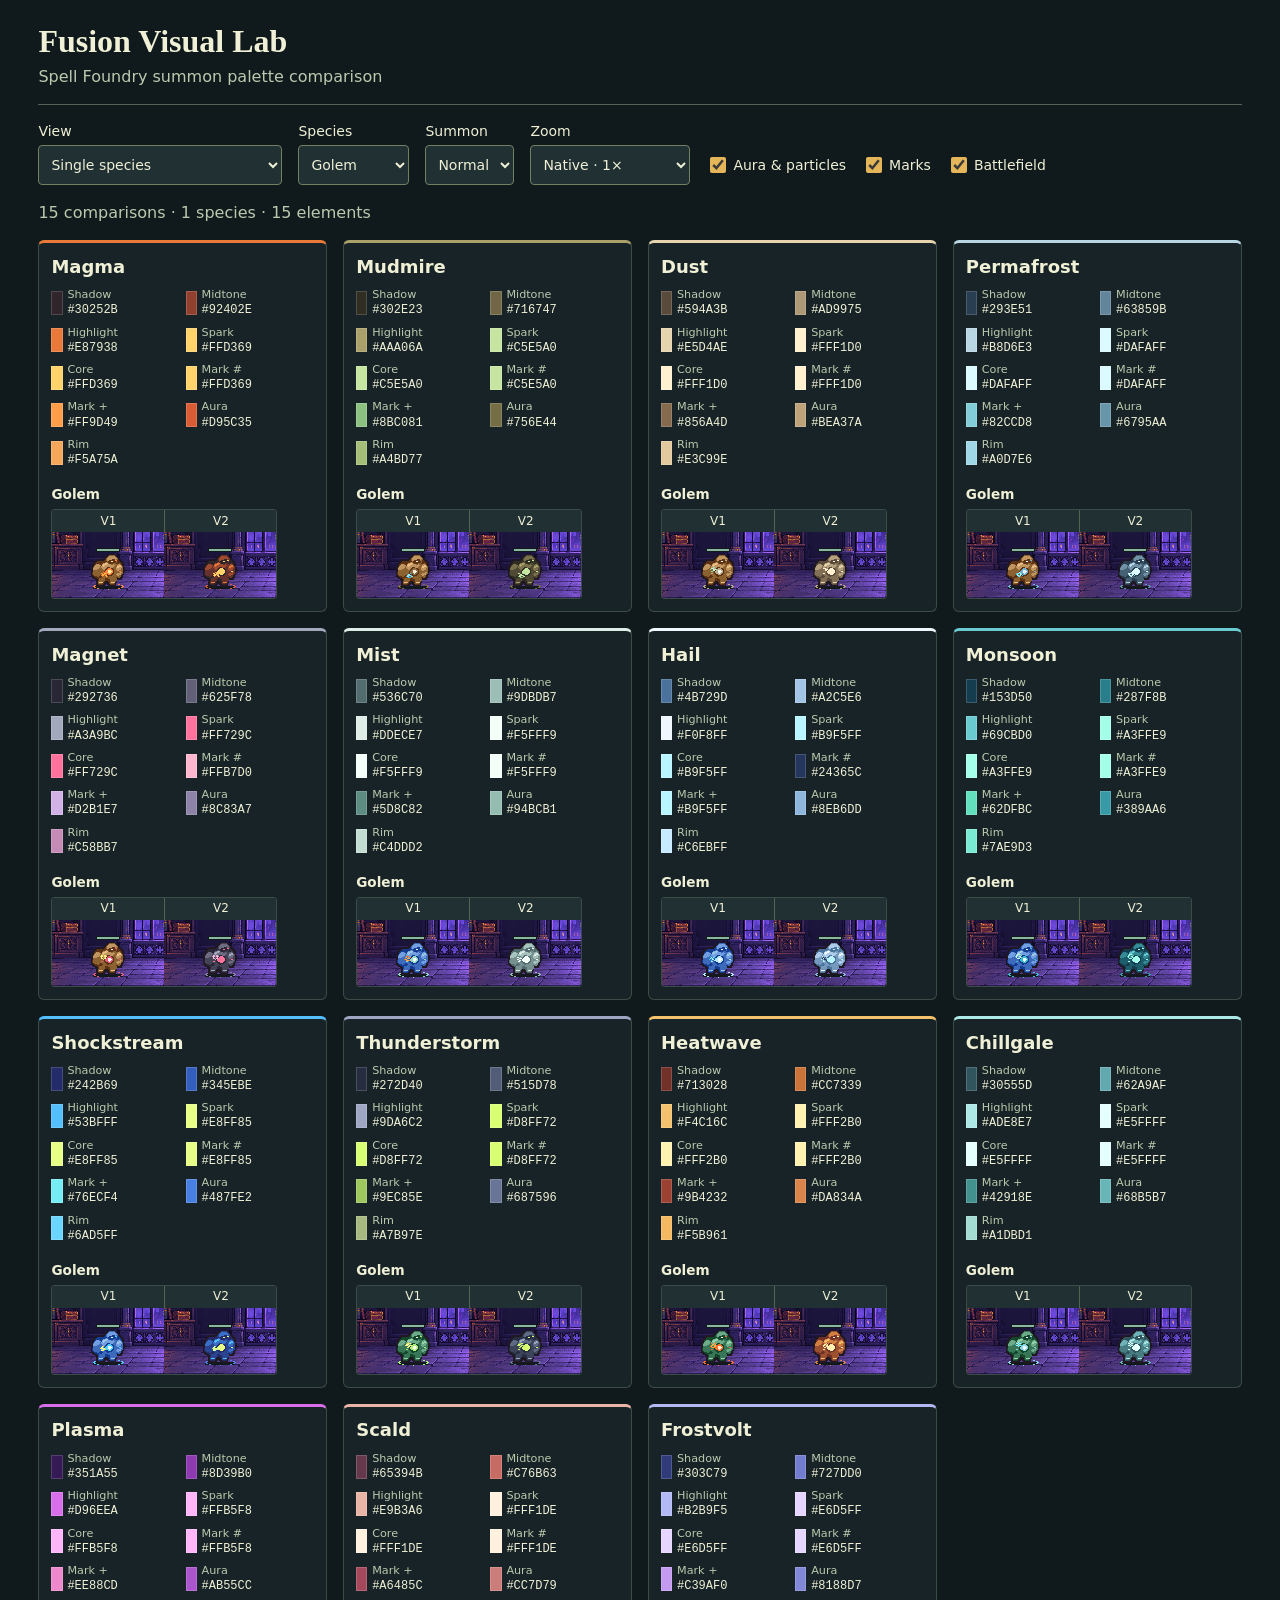
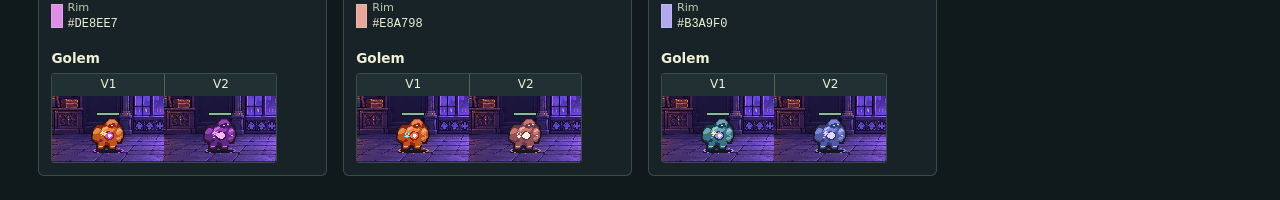
<file: spell-foundry-merged-floors-5-8/dev/fusion-lab.html>
<!doctype html>
<html lang="en">
<head>
  <meta charset="utf-8">
  <meta name="viewport" content="width=device-width, initial-scale=1">
  <meta name="robots" content="noindex">
  <title>Fusion Visual Lab · Spell Foundry</title>
  <style>
    :root {
      color-scheme: dark;
      font: 16px/1.45 system-ui, sans-serif;
      background: #10191b;
      color: #eff0d6;
      accent-color: #e4b659;
    }
    * { box-sizing: border-box; }
    body { margin: 0 auto; max-width: 100rem; padding: 1.5rem clamp(1rem, 3vw, 3rem); }
    header { border-bottom: 1px solid #536454; padding-bottom: 1rem; }
    h1 { font: 700 2rem/1.1 Georgia, serif; margin: 0 0 .35rem; }
    p { color: #bbcaaf; margin: 0; }
    form { display: flex; flex-wrap: wrap; align-items: end; gap: .65rem 1rem; margin: 1rem 0; }
    label { font-size: .875rem; }
    label:has(select) { display: grid; gap: .25rem; }
    label:has(input) { display: inline-flex; align-items: center; gap: .25rem; min-height: 2.5rem; }
    input { width: 1rem; height: 1rem; }
    select {
      min-height: 2.5rem;
      padding: .25rem .5rem;
      font: inherit;
      background: #203033;
      border: 1px solid #718063;
      border-radius: 4px;
      color: inherit;
    }
    select:disabled { opacity: .55; }
    :focus-visible { outline: 2px solid #f5db87; outline-offset: 3px; }
    output { display: block; color: #bbcaaf; margin-bottom: 1rem; }
    #comparisons { display: grid; align-items: start; gap: 1rem; }
    #comparisons.single { grid-template-columns: repeat(auto-fit, minmax(min(100%, var(--card-width)), 1fr)); }
    article { background: #172326; border: 1px solid #3b4b46; border-top: 3px solid var(--element); border-radius: 6px; min-width: 0; }
    .palette { padding: .65rem .75rem; }
    h2 { font-size: 1.125rem; margin: 0 0 .45rem; }
    dl { display: grid; grid-template-columns: repeat(auto-fill, minmax(6rem, 1fr)); gap: .35rem; margin: 0; }
    dl div { display: grid; grid-template-columns: .7rem auto; column-gap: .3rem; align-items: center; }
    dt { font-size: .7rem; color: #bbcaaf; }
    dd { grid-column: 2; margin: 0; font: .75rem/1.3 ui-monospace, monospace; }
    .swatch { grid-row: span 2; height: 1.5rem; background: var(--swatch); border: 1px solid #ffffff29; }
    .samples { display: flex; flex-wrap: wrap; padding: .4rem .75rem .75rem; gap: .75rem; }
    figure { width: min(100%, calc(var(--pair-width) + 2px)); margin: 0; }
    figcaption { margin-bottom: .25rem; font-size: .85rem; font-weight: 600; }
    .viewport { overflow-x: auto; border: 1px solid #3b4b46; border-radius: 3px; }
    .pair { width: var(--pair-width); }
    .versions { display: grid; grid-template-columns: repeat(2, 1fr); background: #203033; }
    .versions span { text-align: center; font-size: .75rem; padding: .15rem; }
    .versions span + span { border-left: 1px solid #536454; }
    canvas { display: block; width: 100%; image-rendering: pixelated; }
  </style>
</head>
<body>
  <header>
    <h1>Fusion Visual Lab</h1>
    <p>Spell Foundry summon palette comparison</p>
  </header>
  <form id="controls">
    <label>View
      <select name="view">
        <option value="single">Single species</option>
        <option value="priority">Multi-species · priority eight</option>
        <option value="matrix">Complete matrix · 27 species</option>
      </select>
    </label>
    <label>Species <select name="species"></select></label>
    <label>Summon
      <select name="size"><option>Normal</option><option>Grand</option></select>
    </label>
    <label>Zoom
      <select name="zoom"><option value="1">Native · 1×</option><option value="2">Pixel-perfect · 2×</option><option value="3">Pixel-perfect · 3×</option></select>
    </label>
    <label><input type="checkbox" name="aura" checked> Aura &amp; particles</label>
    <label><input type="checkbox" name="marks" checked> Marks</label>
    <label><input type="checkbox" name="battlefield" checked> Battlefield</label>
  </form>
  <output id="status" aria-live="polite">Loading summon previews…</output>
  <main id="comparisons" aria-label="Fusion comparisons"></main>
  <script type="module">
    import { Battlefield } from '../src/render.js';
    import { SUMMON_ART } from '../src/summon-art.js';
    import { FUSION_SUMMON_PALETTES } from '../src/summon-palettes.js';

    const priority = ['golem', 'dragon', 'phoenix', 'wolf', 'skeleton', 'spider', 'sprite', 'slime'];
    const species = [...priority, ...Object.keys(SUMMON_ART).filter(id => !priority.includes(id)).sort()];
    const title = id => id[0].toUpperCase() + id.slice(1);
    const form = document.querySelector('#controls');
    const controls = form.elements;
    for (const id of species) controls.species.add(new Option(title(id), id));

    const stage = document.createElement('canvas');
    stage.width = 320;
    stage.height = 180;
    const renderer = new Battlefield(stage, { reducedMotion: false });
    cancelAnimationFrame(renderer.raf);

    const comparisons = document.querySelector('#comparisons');
    const status = document.querySelector('#status');
    // Crop around the summon at its actual battlefield position and native scale.
    const sampleWidth = 112;
    const sampleLeft = 88 - sampleWidth / 2;
    const pairWidth = sampleWidth * 2;
    const palettes = Object.entries(FUSION_SUMMON_PALETTES);

    function element(tag, content, className) {
      const node = document.createElement(tag);
      if (content) node.textContent = content;
      if (className) node.className = className;
      return node;
    }

    function swatches(palette) {
      const list = element('dl');
      const roles = {
        Shadow: palette.shadow, Midtone: palette.midtone, Highlight: palette.highlight,
        Spark: palette.spark, Core: palette.core, 'Mark #': palette.markColors['#'],
        'Mark +': palette.markColors['+'], Aura: palette.aura, Rim: palette.rim,
      };
      for (const [role, color] of Object.entries(roles)) {
        const entry = element('div');
        const chip = element('span', null, 'swatch');
        chip.style.setProperty('--swatch', color);
        entry.append(chip, element('dt', role), element('dd', color));
        list.append(entry);
      }
      return list;
    }

    function sample(id, fusion, options) {
      const figure = element('figure');
      figure.append(element('figcaption', title(id)));
      const viewport = element('div', null, 'viewport');
      const pair = element('div', null, 'pair');
      const labels = element('div', null, 'versions');
      labels.append(element('span', 'V1'), element('span', 'V2'));
      const canvas = element('canvas');
      const sampleTop = options.size === 'Grand' ? 44 : 92;
      const sampleHeight = 158 - sampleTop;
      canvas.width = pairWidth;
      canvas.height = sampleHeight;
      canvas.setAttribute('role', 'img');
      canvas.setAttribute('aria-label', `${options.size} ${title(fusion)} ${title(id)}, V1 left and V2 right`);
      const ctx = canvas.getContext('2d', { alpha: false });
      ctx.imageSmoothingEnabled = false;
      renderer.ctx.imageSmoothingEnabled = false;
      for (const [column, v2] of [false, true].entries()) {
        if (options.battlefield) renderer.ctx.drawImage(renderer.background, 0, 0);
        else {
          renderer.ctx.fillStyle = '#203033';
          renderer.ctx.fillRect(0, 0, stage.width, stage.height);
        }
        renderer.summonVisuals = { v2, aura: options.aura, marks: options.marks, previewTime: 0 };
        renderer.drawSummonSprite({
          creatureId: id, element: fusion, hp: 20, maxHp: 20, isGrand: options.size === 'Grand',
        }, 88, 147, 0, null, 0);
        ctx.drawImage(stage, sampleLeft, sampleTop, sampleWidth, sampleHeight,
          column * sampleWidth, 0, sampleWidth, sampleHeight);
      }
      pair.append(labels, canvas);
      viewport.append(pair);
      if (options.zoom > 1) {
        viewport.tabIndex = 0;
        viewport.setAttribute('aria-label', 'Scrollable enlarged preview');
      }
      figure.append(viewport);
      return figure;
    }

    function render() {
      const view = controls.view.value;
      const selected = view === 'matrix' ? species : view === 'priority' ? priority : [controls.species.value];
      const options = {
        zoom: Number(controls.zoom.value),
        size: controls.size.value,
        aura: controls.aura.checked,
        marks: controls.marks.checked,
        battlefield: controls.battlefield.checked,
      };
      controls.species.disabled = view !== 'single';
      comparisons.classList.toggle('single', view === 'single');
      comparisons.style.setProperty('--pair-width', `${pairWidth * options.zoom}px`);
      comparisons.style.setProperty('--card-width', `${pairWidth * options.zoom + 28}px`);
      const cards = palettes.map(([id, palette]) => {
        const card = element('article');
        card.style.setProperty('--element', palette.highlight);
        const heading = element('div', null, 'palette');
        heading.append(element('h2', title(id)), swatches(palette));
        const samples = element('div', null, 'samples');
        for (const creature of selected) samples.append(sample(creature, id, options));
        card.append(heading, samples);
        return card;
      });
      comparisons.replaceChildren(...cards);
      status.textContent = `${selected.length * palettes.length} comparisons · ${selected.length} species · ${palettes.length} elements`;
    }

    form.addEventListener('change', render);
    form.addEventListener('submit', event => event.preventDefault());
    render();
    // Use the renderer's real backdrop when it finishes loading.
    window.addEventListener('load', () => { if (controls.battlefield.checked) render(); }, { once: true });
  </script>
</body>
</html>
</file>
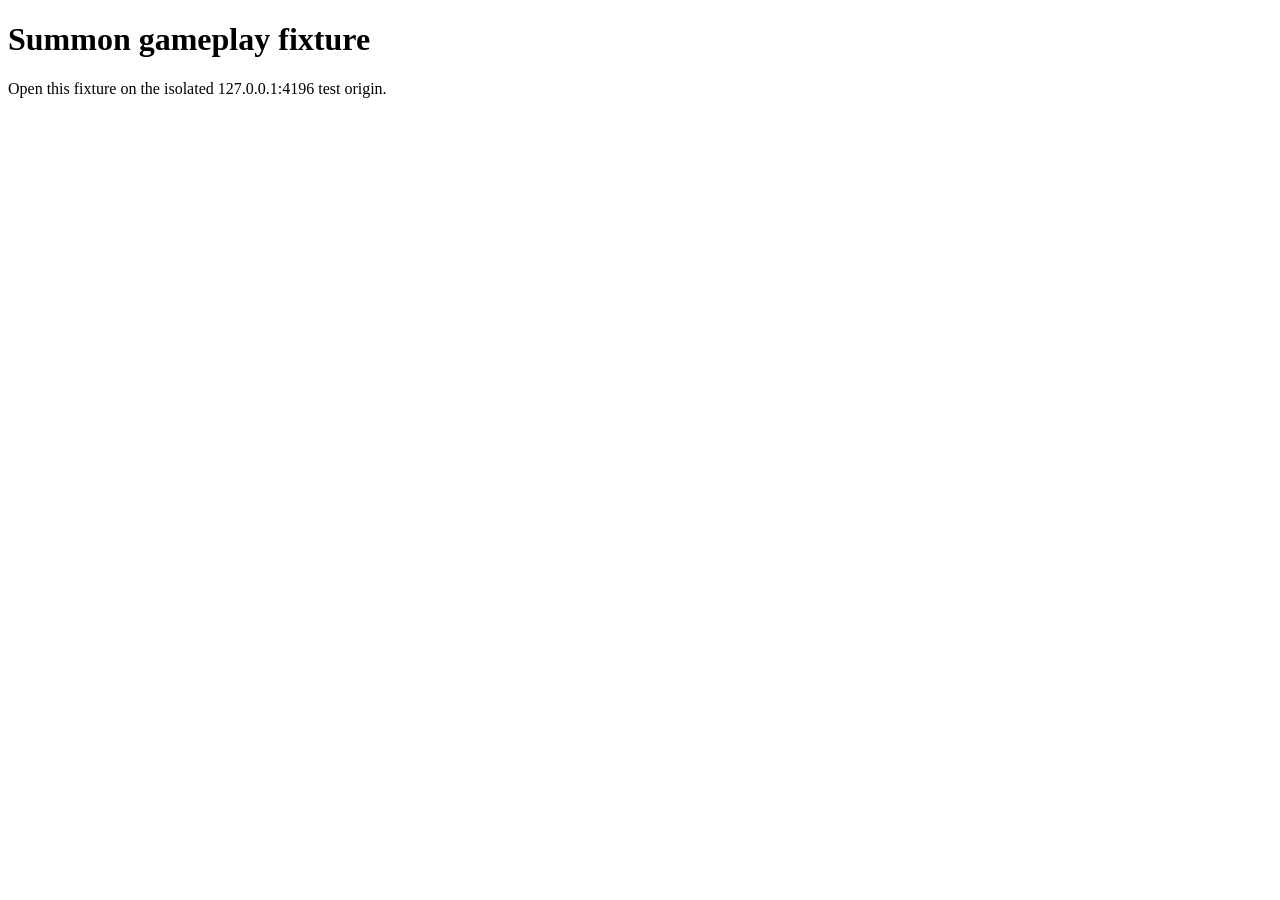
<file: spell-foundry-merged-floors-5-8/dev/hydra-scenario.html>
<!doctype html>
<html lang="en">
<head>
  <meta charset="utf-8">
  <meta name="viewport" content="width=device-width, initial-scale=1">
  <meta name="robots" content="noindex">
  <title>Summon gameplay fixture</title>
</head>
<body>
  <h1>Summon gameplay fixture</h1>
  <p id="status" role="status">Preparing a test battle…</p>
  <script type="module">
    import { makeSummonScenario, FIXTURE_SEED } from './hydra-scenario.js';
    import { loadRun, loadSettings, saveRun, storeSettings, SAVE_KEY } from '../src/save.js';

    const status = document.querySelector('#status');
    try {
      if (location.hostname !== '127.0.0.1' || location.port !== '4196') {
        throw new Error('Open this fixture on the isolated 127.0.0.1:4196 test origin.');
      }
      const previous = loadRun();
      if ((previous.state && previous.state.seed !== FIXTURE_SEED)
        || (!previous.state && localStorage.getItem(SAVE_KEY))) {
        throw new Error('This test origin already contains another run.');
      }
      const params = new URLSearchParams(location.search);
      const requested = params.get('creature');
      const creature = ['golem', 'siren', 'skeleton', 'behemoth', 'kraken', 'gargoyle'].includes(requested) ? requested : 'hydra';
      const saved = saveRun(makeSummonScenario(creature, {
        grand: params.get('form') !== 'normal',
        element: params.get('element'),
        encounter: params.get('encounter'),
        action: params.get('action'),
      }));
      if (!saved.ok) throw new Error(saved.error);
      storeSettings({ ...loadSettings(), reducedMotion: false, combatSpeed: 1, tips: false, muted: true });
      const target = new URL('/', location.origin);
      target.search = new URLSearchParams({
        [`${creature}Art`]: params.get('version') === '1' ? 'v1' : 'v2',
        summonSize: 'v2',
        fusionVisuals: 'v2',
      });
      location.replace(target);
    } catch (error) {
      status.textContent = error.message;
    }
  </script>
</body>
</html>
</file>
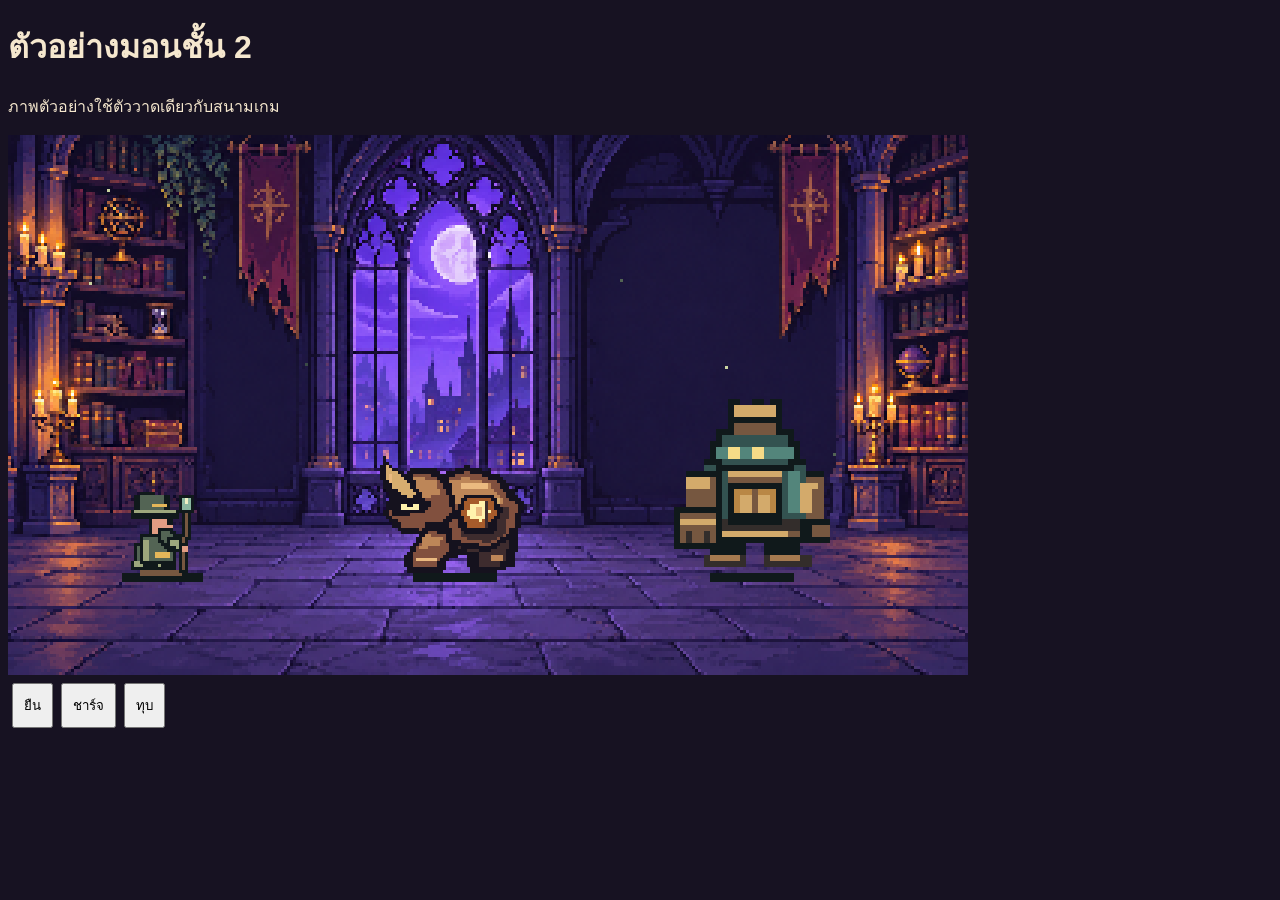
<file: spell-foundry-merged-floors-5-8/assets/floor2-golems/preview.html>
<!doctype html><html lang="th"><meta charset="utf-8"><title>ตัวอย่างมอนชั้น 2</title>
<style>body{background:#171222;color:#f5e7ce;font:16px sans-serif}canvas{width:min(960px,100%);height:auto;image-rendering:pixelated}button{padding:10px;margin:4px}</style>
<h1>ตัวอย่างมอนชั้น 2</h1><p>ภาพตัวอย่างใช้ตัววาดเดียวกับสนามเกม</p>
<canvas id="battle-canvas" width="320" height="180" aria-label="โกเลมและผู้พิทักษ์หอเหล็ก"></canvas><br>
<button id="idle">ยืน</button><button id="charge">ชาร์จ</button><button id="attack">ทุบ</button>
<script type="module">
import { Battlefield } from '../../src/render.js';
import { createRun, createEnemy } from '../../src/run.js';
const canvas=document.querySelector('canvas'), state=createRun('floor2-preview');
state.enemies=[createEnemy('charger',0),createEnemy('sentinel',3)]; state.turn=1;
const field=new Battlefield(canvas,{reducedMotion:false}); field.set(state,null);
document.querySelector('#idle').onclick=()=>{field.stop();state.turn=1};
document.querySelector('#charge').onclick=()=>{state.turn=1;field.animate(state.enemies.map(e=>({type:'charge',source:e.id})),()=>{},()=>{state.turn=2;field.stop()})};
document.querySelector('#attack').onclick=()=>{state.turn=2;field.animate(state.enemies.map(e=>({type:'attack',source:e.id,amount:7})),()=>{},()=>{state.turn=1;field.stop()})};
</script></html>
</file>
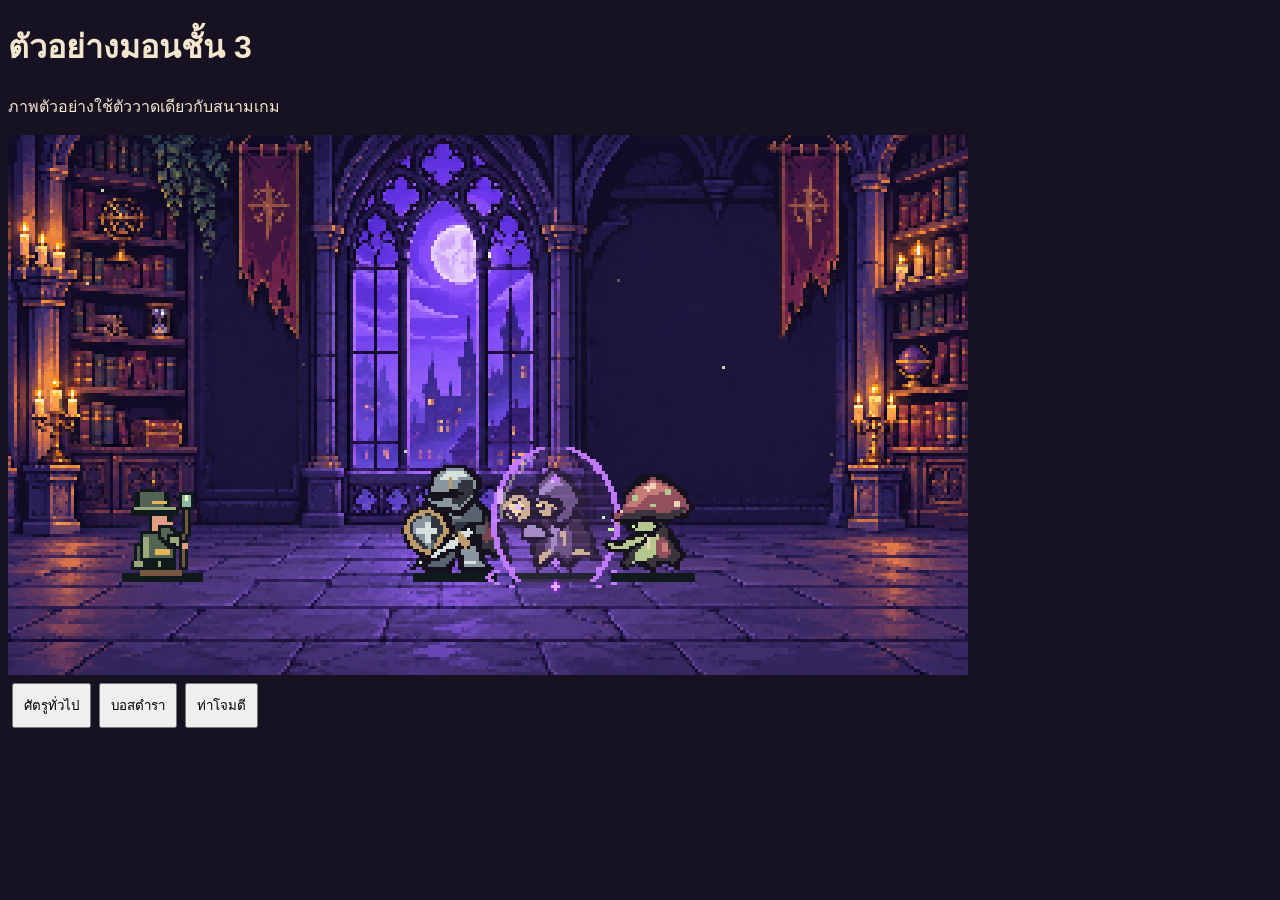
<file: spell-foundry-merged-floors-5-8/assets/floor3-monsters/preview.html>
<!doctype html><html lang="th"><meta charset="utf-8"><title>ตัวอย่างมอนชั้น 3</title>
<style>body{background:#171222;color:#f5e7ce;font:16px sans-serif}canvas{width:min(960px,100%);height:auto;image-rendering:pixelated}button{padding:10px;margin:4px}</style>
<h1>ตัวอย่างมอนชั้น 3</h1><p>ภาพตัวอย่างใช้ตัววาดเดียวกับสนามเกม</p>
<canvas id="battle-canvas" width="320" height="180" aria-label="มอนชั้น 3"></canvas><br>
<button id="group">ศัตรูทั่วไป</button><button id="boss">บอสตำรา</button><button id="attack">ท่าโจมตี</button>
<script type="module">
import { Battlefield } from '../../src/render.js';
import { createRun, createEnemy } from '../../src/run.js';
const canvas=document.querySelector('canvas'), state=createRun('floor3-preview');
const field=new Battlefield(canvas,{reducedMotion:false});
function group(){field.stop();state.enemies=['armored','warden','support'].map(createEnemy);state.turn=1;field.set(state,null)}
function boss(){field.stop();state.enemies=[createEnemy('boss',0)];state.turn=1;field.set(state,null)}
document.querySelector('#group').onclick=group; document.querySelector('#boss').onclick=boss;
document.querySelector('#attack').onclick=()=>field.animate(state.enemies.map(e=>({type:'attack',source:e.id,amount:3})),()=>{},()=>field.stop());
group();
</script></html>
</file>
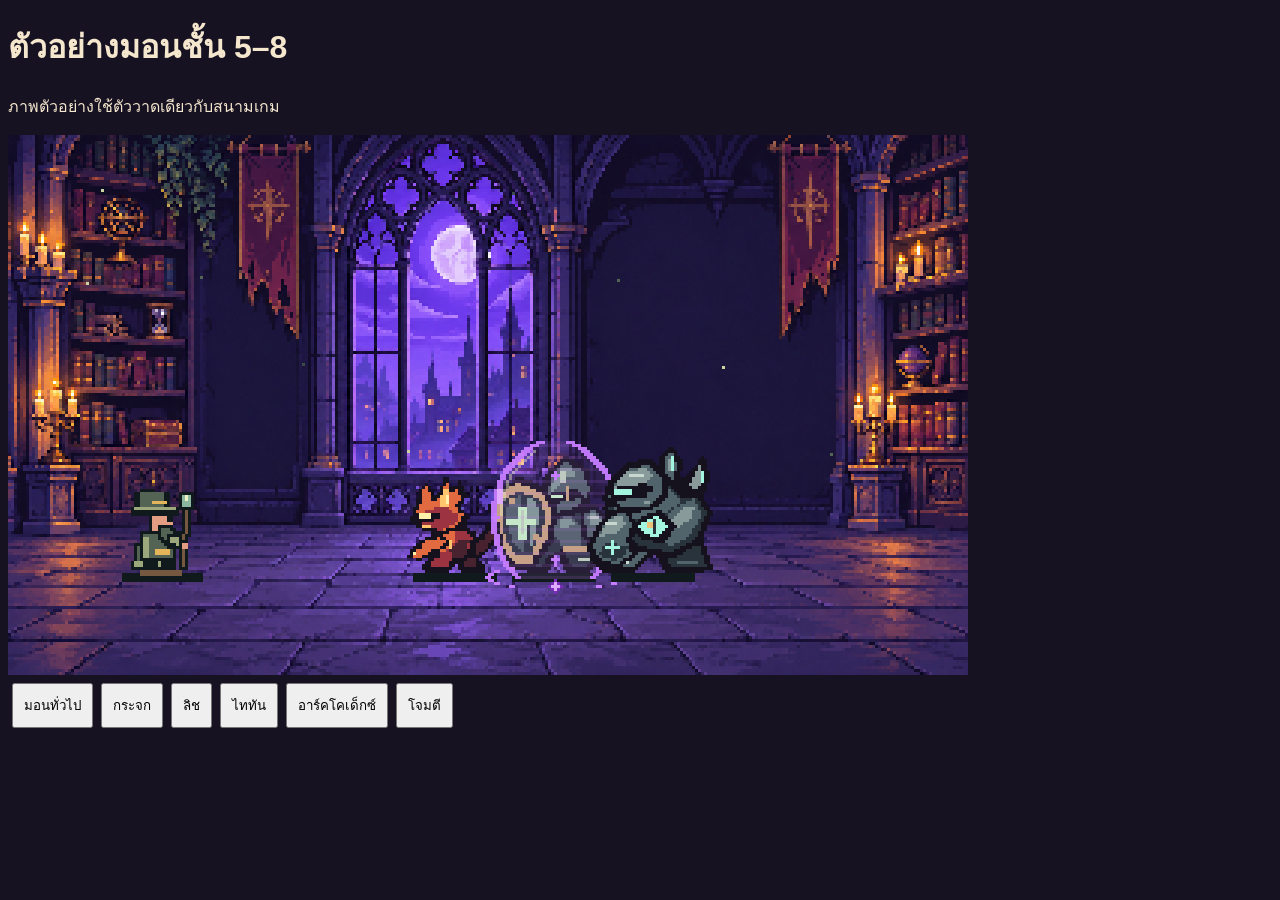
<file: spell-foundry-merged-floors-5-8/assets/floor5-8/preview.html>
<!doctype html><html lang="th"><meta charset="utf-8"><title>ตัวอย่างมอนชั้น 5–8</title>
<style>body{background:#171222;color:#f5e7ce;font:16px sans-serif}canvas{width:min(960px,100%);height:auto;image-rendering:pixelated}button{padding:10px;margin:4px}</style>
<h1>ตัวอย่างมอนชั้น 5–8</h1><p>ภาพตัวอย่างใช้ตัววาดเดียวกับสนามเกม</p>
<canvas id="battle-canvas" width="320" height="180" aria-label="มอนชั้น 5–8"></canvas><br>
<button data-kind="group">มอนทั่วไป</button><button data-kind="mirror_mage">กระจก</button><button data-kind="frost_lich">ลิช</button><button data-kind="storm_titan">ไททัน</button><button data-kind="arch_codex">อาร์คโคเด็กซ์</button><button id="attack">โจมตี</button>
<script type="module">
import { Battlefield } from '../../src/render.js'; import { createRun,createEnemy } from '../../src/run.js';
const state=createRun('floor5-8-preview'); const field=new Battlefield(document.querySelector('canvas'),{reducedMotion:false});
function show(kind){field.stop();state.enemies=kind==='group'?['ember_imp','iron_warden','rune_golem'].map(createEnemy):[createEnemy(kind,0)];state.turn=1;field.set(state,null)}
for(const button of document.querySelectorAll('[data-kind]')) button.onclick=()=>show(button.dataset.kind);
document.querySelector('#attack').onclick=()=>field.animate(state.enemies.map(e=>({type:'attack',source:e.id,amount:3})),()=>{},()=>field.stop()); show('group');
</script></html>
</file>
<file: spell-foundry-merged-floors-5-8/styles.css>
:root{color-scheme:dark;--ink:#10191b;--panel:#172326;--raised:#203033;--line:#3b4b46;--text:#e7e7cf;--muted:#a5b1a3;--accent:#cbd5a1;--gold:#d3aa6b;--fire:#e29d83;--ice:#b7d9bd;--violet:#bca5d2;--danger:#edaaa0;--radius:6px;font-family:Tahoma,"Leelawadee UI",sans-serif;font-size:16px;line-height:1.65;font-synthesis:none}
*{box-sizing:border-box}body{margin:0;background:var(--ink);color:var(--text);min-width:320px}button,input{font:inherit}button,a,input{-webkit-tap-highlight-color:transparent}button{color:inherit;cursor:pointer}button:disabled{cursor:not-allowed;opacity:.43}button{touch-action:manipulation}button:focus-visible,a:focus-visible,input:focus-visible{outline:2px solid var(--accent);outline-offset:3px}::selection{background:var(--accent);color:var(--ink)}[hidden]{display:none!important}h1,h2,h3,p{margin:0}h1,h2{font-weight:500;text-wrap:balance}h1{line-height:1.4}svg{display:block}.icon{width:20px;height:20px;flex:none;shape-rendering:crispEdges}button .icon{display:inline-block;vertical-align:middle}.muted{color:var(--muted)}.skip-link{position:fixed;top:-80px;left:12px;background:var(--accent);color:var(--ink);padding:10px;z-index:99}.skip-link:focus{top:8px}
.masthead{max-width:1192px;margin:0 auto;padding:22px 28px;display:flex;align-items:center;justify-content:space-between;gap:20px;border-bottom:1px solid var(--line)}.brand{border:0;background:none;display:flex;align-items:center;gap:13px;padding:0;text-align:left;line-height:1.35;font-size:19px;min-height:44px}.brand small{display:block;font-family:Georgia,serif;font-size:12px;letter-spacing:.22em;color:var(--muted);margin-top:4px}.brand-mark{display:grid;place-items:center;width:44px;height:44px;background:var(--accent);color:var(--ink)}.brand-mark svg{width:30px;fill:currentColor;shape-rendering:crispEdges}.top-actions{display:flex;align-items:center;gap:22px}.local-note{font-size:12px;color:var(--muted);display:flex;align-items:center;gap:7px}.local-note i{width:5px;height:5px;background:var(--accent)}.text-button{border:0;background:none;padding:9px 2px;color:var(--muted);font-size:14px;min-height:44px;text-decoration:underline;text-underline-offset:5px;text-decoration-color:transparent}.text-button:hover{color:var(--text);text-decoration-color:currentColor}.icon-button{display:grid;place-items:center;min-width:44px;min-height:44px;background:var(--panel);border:1px solid var(--line);border-radius:var(--radius);font-size:24px;line-height:1}.icon-button:hover{background:var(--raised)}main{max-width:1136px;margin:0 auto;padding:0 0 24px}.primary-button,.secondary-button{display:inline-flex;justify-content:center;align-items:center;gap:12px;min-height:50px;padding:11px 24px;border-radius:var(--radius);text-decoration:none;font-weight:600;line-height:1.5}.primary-button{border:1px solid var(--accent);background:var(--accent);color:var(--ink)}.primary-button:hover:not(:disabled){background:#e0e8b9;border-color:#e0e8b9}.secondary-button{background:transparent;border:1px solid var(--line);color:var(--text)}.secondary-button:hover:not(:disabled){background:var(--raised);border-color:var(--muted)}
.home-view{display:grid;grid-template-columns:1fr 1.15fr;column-gap:52px;align-items:center;padding:74px 0 0}.home-copy h1{font-size:clamp(42px,5.2vw,66px);letter-spacing:-.025em;line-height:1.5}.home-copy h1 em{font-style:normal;color:var(--accent)}.home-intro{font-size:20px;line-height:1.75;margin-top:24px;color:var(--text)}.home-description{color:var(--muted);margin-top:14px;line-height:1.9}.home-buttons{display:flex;flex-wrap:wrap;gap:12px;margin-top:30px}.home-facts{display:flex;flex-wrap:wrap;gap:8px 16px;font-size:12px;color:var(--muted);margin-top:24px}.home-facts span+span:before{content:'·';margin-right:12px}.save-notice{color:var(--gold);font-size:13px;margin-top:12px}.home-illustration{border:1px solid var(--line);background:var(--panel);margin-top:15px;position:relative}.art-label{display:flex;justify-content:space-between;gap:10px;padding:14px 17px;border-bottom:1px solid var(--line);font-size:12px;color:var(--muted)}.home-illustration canvas{display:block;width:100%;height:auto;image-rendering:pixelated}.home-spell{display:flex;align-items:center;flex-wrap:wrap;gap:8px;border-top:1px solid var(--line);padding:22px 20px}.mini-word{display:grid;place-items:center;border:1px solid var(--line);background:var(--raised);font-size:17px;min-width:45px;min-height:48px;color:var(--accent)}.mini-word.fire{color:var(--fire)}.home-spell p{font-size:13px;padding-left:10px;line-height:1.65}.home-spell small{color:var(--muted);font-size:12px}.home-bottom{grid-column:1/-1;display:flex;align-items:center;justify-content:space-between;gap:20px;border-top:1px solid var(--line);margin-top:72px;padding:22px 0;color:var(--muted);font-size:12px}.edition{color:var(--gold)}
.run-heading{display:flex;justify-content:space-between;align-items:center;gap:20px;padding:22px 0 16px}.run-heading h1{font-size:24px}.run-heading p{font-size:13px;color:var(--muted);margin-top:3px}.room-track{display:flex;gap:7px;align-items:center}.room-node{display:grid;place-items:center;width:31px;height:31px;font-size:12px;border:1px solid var(--line);color:var(--muted)}.room-node.current{background:var(--accent);color:var(--ink);border-color:var(--accent)}.room-node.done{color:var(--accent);background:var(--raised)}.resource-bar{display:flex;align-items:center;gap:28px;padding:13px 18px;background:var(--panel);border:1px solid var(--line);border-bottom:0;font-size:13px}.resource{display:flex;align-items:center;gap:9px;flex-wrap:wrap}.resource>span:first-child{display:flex}.resource strong{font-size:16px;font-weight:500;font-variant-numeric:tabular-nums}.hp-resource>.resource-meter{width:100px;height:5px;background:var(--ink);margin-left:4px}.resource-meter i{display:block;height:100%;background:var(--fire)}.hp-resource .icon{color:var(--fire);width:16px;height:16px}.mana-resource .icon{color:var(--accent);width:16px;height:16px}.mana-pips{display:flex;gap:3px}.mana-pip{width:6px;height:13px;background:var(--ink);border:1px solid var(--line)}.mana-pip.full{background:var(--accent);border-color:var(--accent)}.turn-label{margin-left:auto;color:var(--gold);white-space:nowrap}.battlefield-wrap{position:relative;background:#10191b;border:1px solid var(--line);padding:8px}.stage-caption{display:flex;justify-content:space-between;gap:10px;position:absolute;top:13px;left:18px;right:18px;font-size:12px;color:var(--muted);z-index:1}.stage-caption>span:first-child{color:var(--gold)}#battle-canvas{width:100%;height:280px;display:block;object-fit:contain;image-rendering:pixelated;cursor:crosshair}.animation-controls{position:absolute;inset:auto 12px 8px;display:flex;justify-content:space-between;align-items:center;background:var(--ink);padding:0 12px;font-size:12px;color:var(--accent)}.enemy-list{display:grid;grid-template-columns:repeat(var(--enemy-count,1),minmax(0,1fr));gap:10px;margin-top:10px}.enemy-card{min-height:92px;border:1px solid var(--line);border-radius:var(--radius);background:var(--panel);text-align:left;padding:12px 15px;position:relative;min-width:0}.enemy-card:hover:not(:disabled){background:var(--raised)}.enemy-card.target{border-color:var(--accent);background:#202c29}.enemy-card.dead{opacity:.4}.enemy-card strong{font-size:15px;font-weight:500}.enemy-title{display:flex;justify-content:space-between;align-items:center;gap:8px}.target-tag{font-size:12px;color:var(--accent)}.enemy-info{font-size:12px;color:var(--muted);display:flex;flex-wrap:wrap;gap:5px 10px;margin-top:5px}.enemy-hp{height:3px;background:var(--ink);margin-top:8px}.enemy-hp i{display:block;height:100%;background:var(--gold)}.enemy-hp i.projected{background:var(--accent)}.enemy-intent{font-size:12px;color:var(--fire);margin-top:5px;display:flex;justify-content:space-between;gap:8px;flex-wrap:wrap}.enemy-intent .safe{color:var(--accent)}.tutorial{display:flex;align-items:center;gap:12px;padding:10px 14px;background:#262b25;border:1px solid #3f4a3c;border-radius:var(--radius);margin-top:14px;font-size:13px;color:var(--accent)}.tutorial>span{display:flex}.tutorial p{flex:1}.tutorial button{font-size:12px;white-space:nowrap;color:var(--accent);min-height:44px}

/* Spell Desk & 4-Slot Playing Card Pedestal */
.spell-desk{margin-top:20px;background:#131e20;border:1px solid var(--line);border-radius:10px;padding:18px 20px}.desk-heading,.word-bank-heading{display:flex;justify-content:space-between;align-items:center;gap:12px;flex-wrap:wrap}.desk-heading h2{font-size:18px;color:var(--accent)}.desk-heading>span,.word-bank-heading>span{font-size:12px;color:var(--muted)}
.spell-slots{position:relative;display:grid;grid-template-columns:repeat(4,minmax(0,148px));justify-content:center;gap:16px;margin-top:14px;padding:16px;background:radial-gradient(ellipse at 50% 0%,#162427 0%,#0b1214 100%);border:1px solid #283836;border-radius:10px;box-shadow:inset 0 4px 16px #0008;transition:border-color .15s,background-color .15s}
.spell-slots[data-desk-elem]{--energy-alpha:.16;--energy-secondary:.1;--energy-glow:.2;--flow-duration:6.4s;border-color:rgb(var(--desk-aura-rgb,203 213 161)/.68);background-image:linear-gradient(115deg,transparent 18%,rgb(var(--desk-aura-rgb,203 213 161)/var(--energy-alpha)) 45%,rgb(var(--desk-flow-rgb,var(--desk-aura-rgb,203 213 161))/var(--energy-secondary)) 55%,transparent 78%),radial-gradient(ellipse 75% 85% at 50% 12%,rgb(var(--desk-aura-rgb,203 213 161)/var(--energy-alpha)) 0%,transparent 72%),radial-gradient(ellipse at 50% 0%,#162427 0%,#0b1214 100%);background-size:240% 240%,115% 115%,100% 100%;background-position:0% 50%,50% 0%,50% 50%;animation:spell-slots-energy-flow var(--flow-duration) ease-in-out infinite alternate}
.spell-slots[data-desk-elem].is-combo-linked{--energy-alpha:.24;--energy-secondary:.16;--energy-glow:.3;--flow-duration:4.5s}
.spell-slots[data-desk-elem].is-known-ready{--energy-alpha:.32;--energy-secondary:.22;--energy-glow:.4;--flow-duration:3.3s}
.spell-slots.drop-zone-active{border-color:var(--accent);background:#152221}
.spell-slot{position:relative;display:flex;min-height:190px;border:1.5px dashed #364844;border-radius:11px;min-width:0;background:#0f181a;transition:transform .16s cubic-bezier(.16,1,.3,1),border-color .16s,background-color .16s,box-shadow .16s}
.spell-slot.filled{border-style:solid;border-width:2px;border-color:var(--rarity,var(--line));background:linear-gradient(165deg,#24383c 0%,#152226 58%,#0e1719 100%);box-shadow:inset 0 1px 0 #ffffff1f,0 8px 18px #0009}
.spell-slot.filled:hover{transform:translateY(-5px);border-color:var(--accent);box-shadow:inset 0 1px 0 #ffffff29,0 12px 24px #000b}
.spell-slot.valid-slot{border-color:#9db87c}
.spell-slot.untested-slot{border-color:#8a779e}
.spell-slot.selected{border-color:var(--accent);box-shadow:0 0 0 2px var(--accent),0 10px 22px #000a}
.spell-slot.error{border-color:var(--danger);background:#281c1d}
.spell-slot.drop-hover{background:#293b32!important;border-color:var(--accent)!important;border-style:solid!important;transform:translateY(-4px) scale(1.03)}
.slot-main{flex:1;min-width:0;width:100%;background:none;border:0;text-align:left;padding:6px;display:flex;flex-direction:column;align-items:stretch;justify-content:space-between;color:inherit;touch-action:none;cursor:grab}
.slot-main:active{cursor:grabbing}
.slot-main.empty{cursor:pointer;touch-action:manipulation;color:var(--muted);text-align:center;padding:6px}
.slot-socket-frame{flex:1;width:100%;display:flex;flex-direction:column;align-items:center;justify-content:space-between;padding:10px 8px;border:1px dashed #293937;border-radius:7px;background:radial-gradient(circle at 50% 50%,#132022 0%,#0c1416 100%)}
.slot-top{width:100%;display:flex;justify-content:center;align-items:center;font-size:11px;line-height:1.2}
.slot-number{font-weight:600;color:var(--muted);font-variant-numeric:tabular-nums;letter-spacing:.03em}
.slot-pill-num{font-size:10px;font-weight:600;color:var(--gold);background:#0d1618;border:1px solid #354745;padding:1px 6px;border-radius:4px;margin-right:22px;white-space:nowrap}
.slot-empty-emblem{display:grid;place-items:center;width:38px;height:38px;border-radius:50%;border:1px dashed #3b4b46;color:#718063;font-size:18px;line-height:1}
.slot-empty-text{font-size:11px;color:#7c8c82}
.slot-remove{position:absolute;top:7px;right:7px;width:24px;height:24px;min-width:24px;min-height:24px;border:1px solid #384a48;border-radius:50%;background:#0e1719ee;color:var(--muted);display:grid;place-items:center;font-size:14px;line-height:1;padding:0;z-index:4}
.slot-remove:hover:not(:disabled){color:var(--danger);border-color:var(--danger);background:#2b1b1c}
.spell-slot>.drag-handle,.word-item>.drag-handle{position:absolute;width:1px;height:1px;padding:0;margin:-1px;overflow:hidden;clip:rect(0,0,0,0);border:0}

/* Edit Row & Quick Playable Combos */
.edit-row{display:flex;justify-content:space-between;align-items:center;min-height:42px;gap:12px;margin-top:6px;flex-wrap:wrap}
.expression{font-size:13px;color:var(--accent);overflow-wrap:anywhere}
.slot-actions{display:flex;gap:6px;flex:none;flex-wrap:wrap}
.small-button{border:1px solid transparent;border-radius:4px;background:#182528;min-height:36px;color:var(--muted);padding:4px 10px;font-size:12px}
.small-button:hover:not(:disabled){color:var(--accent);border-color:var(--line);background:var(--raised)}
.quick-combos{display:flex;flex-direction:column;gap:8px;padding:10px 12px;margin-top:8px;background:#0e1719;border:1.5px solid #273635;border-radius:var(--radius);transition:border-color .16s cubic-bezier(.16,1,.3,1),background-color .16s,box-shadow .16s}
.quick-combos.combo-matched{background:linear-gradient(180deg,#162722 0%,#0f1b19 100%);border-color:#9ec488;box-shadow:0 0 0 1px #9ec48833,0 6px 18px #0007}
.quick-combos.combo-prefix-active:not(.combo-matched){border-color:#5a4d32;background:#121b1b}
.quick-combos-head{display:flex;justify-content:space-between;align-items:center;gap:8px;flex-wrap:wrap}
.quick-combos-label{font-size:12px;color:var(--gold);font-weight:600;display:inline-flex;align-items:center;gap:6px}
.quick-combos.combo-matched .quick-combos-label{color:#b7dfb0}
.quick-combos-match-status{font-size:12px;color:#b7dfb0;font-weight:600;background:#1c3329;border:1px solid #486e52;padding:2px 8px;border-radius:4px}
.quick-combos-match-status strong{color:#e7f5dc}
.quick-combos-hint{font-size:11px;color:var(--muted)}
.quick-combos-hint.prefix-hint{color:var(--gold)}
.quick-combos-list{display:flex;gap:7px;flex-wrap:wrap;align-items:center}
.combo-chip{display:inline-flex;align-items:center;gap:6px;padding:5px 10px;min-height:36px;background:var(--panel);border:1.5px solid var(--line);border-radius:5px;font-size:12px;color:var(--text);transition:transform .14s cubic-bezier(.16,1,.3,1),border-color .14s,background-color .14s,box-shadow .14s,opacity .14s}
.combo-chip strong{font-weight:600;color:var(--accent)}
.combo-chip .combo-cost{color:var(--muted);font-size:11px;font-variant-numeric:tabular-nums}
.combo-cat{font-size:10px;font-weight:600;padding:1px 5px;border-radius:3px;background:#1b2a2d;color:var(--muted);border:1px solid #2b3f43}
.combo-shield .combo-cat{color:var(--ice);border-color:#3a5f6f;background:#162932}
.combo-shield.unlocked strong{color:#a8dce7}
.combo-heal .combo-cat{color:var(--nature);border-color:#3e5f3d;background:#192b1a}
.combo-heal.unlocked strong{color:#a8d89a}
.combo-summon .combo-cat{color:#f59e0b;border-color:#78350f;background:#291b07}
.combo-summon.unlocked strong{color:#fcd34d}
.combo-attack .combo-cat{color:var(--gold);border-color:#5a4626;background:#292114}
.combo-chip.unlocked:hover:not(:disabled){background:var(--raised);border-color:var(--accent);transform:translateY(-2px)}
.combo-chip.prefix-match{border-color:var(--gold);background:#1c2520}
.combo-chip.active,.combo-chip.matched{background:linear-gradient(180deg,#284234 0%,#1d3127 100%);border-color:#b7dfb0;transform:translateY(-2px);box-shadow:0 4px 12px #0008,0 0 0 1px #b7dfb044}
.combo-chip.matched strong{color:#eef7e6}
.combo-chip.matched .combo-cost{color:#cfe6c8;font-weight:600}
.combo-chip.just-unlocked{border-color:var(--gold);box-shadow:0 4px 14px #0009,0 0 0 1.5px var(--gold)}
.combo-match-badge{font-size:10px;font-weight:700;color:#10191b;background:#b7dfb0;padding:1px 6px;border-radius:3px;letter-spacing:.01em}
.combo-chip.just-unlocked .combo-match-badge{background:var(--gold);color:#10191b}
.quick-combos.combo-matched .combo-chip:not(.matched):not(:hover){opacity:.72}
.combo-chip.locked{border-style:dashed;border-color:#2c3d3f;background:#111b1d;color:var(--muted);opacity:.82}
.combo-chip.locked.prefix-match{border-color:var(--gold);opacity:.95}
.combo-chip.locked strong{color:var(--muted);letter-spacing:.06em;font-family:var(--mono)}
.combo-chip.locked:hover:not(:disabled){border-color:var(--gold);background:#172427}

/* Physical Playing Card Anatomy & Hand Stack (#word-bank) */
.word-bank-heading{margin-top:14px;padding-top:14px;border-top:1px solid var(--line)}
.word-bank-heading h3{font-size:14px;font-weight:600;color:var(--text)}
.word-bank{display:flex;flex-wrap:wrap;justify-content:center;align-items:flex-end;gap:24px 20px;margin-top:14px;padding:28px 20px 18px;background:radial-gradient(ellipse at 50% 100%,#18292c 0%,#0c1416 100%);border:1.5px solid #283938;border-radius:12px;box-shadow:inset 0 6px 22px #0009;transition:border-color .15s,background-color .15s}
.word-bank.drop-return-hover{border-color:var(--danger);background:radial-gradient(ellipse at 50% 100%,#311c1e 0%,#180e10 100%)}

.playing-card{--card-border:var(--rarity,#566864);--scatter-rot:0deg;--scatter-y:0px;position:relative;border-radius:11px;color:var(--text)}
.playing-card:nth-child(4n+1){--scatter-rot:-1.9deg;--scatter-y:1.5px}
.playing-card:nth-child(4n+2){--scatter-rot:1.6deg;--scatter-y:-1.5px}
.playing-card:nth-child(4n+3){--scatter-rot:-1.2deg;--scatter-y:2px}
.playing-card:nth-child(4n){--scatter-rot:2.1deg;--scatter-y:-1px}
.playing-card-inner{flex:1;width:100%;display:flex;flex-direction:column;justify-content:space-between;align-items:stretch;gap:6px;padding:7px 8px;border-radius:7px;border:1px solid rgba(226,188,124,.3);background:radial-gradient(circle at 50% 36%,rgba(220,232,184,.09) 0%,rgba(12,20,24,.46) 76%);box-shadow:inset 1px 1px 0 rgba(255,248,224,.12),inset 0 0 12px rgba(0,0,0,.45);position:relative;z-index:2}
.card-corner{display:flex;align-items:center;justify-content:space-between;gap:4px;font-size:11px;line-height:1.1}
.card-corner-bottom{justify-content:flex-end;opacity:.82}
.card-corner-bottom .corner-index{transform:rotate(180deg)}
.corner-index{display:inline-flex;align-items:center;gap:4px;font-weight:700;color:currentColor}
.corner-icon{display:inline-flex;align-items:center;justify-content:center}
.corner-icon .icon{width:14px;height:14px}
.corner-name{font-size:11px;letter-spacing:.01em;white-space:nowrap}

.card-art-frame{position:relative;margin:2px auto;width:62px;height:62px;border-radius:50%;display:grid;place-items:center;background:radial-gradient(circle,rgba(32,52,58,.86) 0%,rgba(10,18,22,.92) 100%);border:1.5px solid rgba(211,170,107,.4);box-shadow:inset 0 2px 8px rgba(0,0,0,.72),0 2px 6px rgba(0,0,0,.5)}
.card-art-ring{position:absolute;inset:6px;border:1px solid rgba(203,213,161,.24);transform:rotate(45deg);border-radius:3px;pointer-events:none}
.card-emblem{position:relative;z-index:1;display:grid;place-items:center}
.card-emblem .icon{width:30px;height:30px;filter:drop-shadow(0 2px 4px rgba(0,0,0,.65))}

.card-nameplate{display:flex;flex-direction:column;align-items:center;text-align:center;gap:1px;padding:4px 6px;background:rgba(10,19,22,.76);border-top:1px solid rgba(211,170,107,.26);border-bottom:1px solid rgba(211,170,107,.22);border-radius:4px}
.card-title{font-size:17px;font-weight:700;line-height:1.2;color:var(--text);letter-spacing:.01em}

.word-item{position:relative;width:136px;min-height:190px;display:flex;flex-direction:column;transform:translateY(calc(var(--fan-lift,0px) + var(--scatter-y,0px))) rotate(calc(var(--fan-angle,0deg) + var(--scatter-rot,0deg)));transform-origin:50% 110%;transition:transform .18s cubic-bezier(.16,1,.3,1),filter .18s;z-index:1}
.word-item.has-stack{margin-left:12px;margin-top:10px}
.word-item[data-total-copies="3"],.word-item[data-total-copies="4"]{margin-left:18px;margin-top:14px}

/* Physical Stacked Card Sheets Behind Multi-Copy Hand Cards */
.card-stack-sheet{position:absolute;inset:0;border-radius:11px;padding:6px;pointer-events:none;display:flex;transition:transform .18s cubic-bezier(.16,1,.3,1),opacity .18s;transform-origin:20% 90%}
.card-stack-sheet.sheet-avail{background:linear-gradient(165deg,rgba(32,51,55,.82) 0%,rgba(16,28,32,.78) 65%,rgba(10,18,22,.88) 100%);border:2px solid var(--rarity,var(--line));box-shadow:inset 1px 1px 0 rgba(255,248,224,.14),0 2px 0 rgba(6,10,14,.85),0 6px 14px rgba(0,0,0,.62)}
.card-stack-sheet.sheet-used{background:linear-gradient(165deg,rgba(21,34,36,.68) 0%,rgba(13,22,24,.72) 100%);border:1.5px dashed #3b4d4a;opacity:.52}
.sheet-inner{flex:1;border:1px solid rgba(211,170,107,.2);border-radius:7px;padding:5px 7px;display:flex;align-items:flex-start;justify-content:flex-start}
.sheet-corner{display:inline-flex;align-items:center;gap:3px;font-size:10px;font-weight:700;color:currentColor;opacity:.9}
.sheet-corner .icon{width:12px;height:12px}
.stack-layer-1{transform:translate(-9px,-7px) rotate(-4.5deg);z-index:0}
.stack-layer-2{transform:translate(-17px,-13px) rotate(-8.5deg);z-index:-1}
.stack-layer-3{transform:translate(-24px,-19px) rotate(-12deg);z-index:-2}

.word-add{position:relative;z-index:2;flex:1;width:100%;display:flex;flex-direction:column;justify-content:space-between;align-items:stretch;background:linear-gradient(165deg,rgba(38,59,64,.84) 0%,rgba(21,35,40,.78) 58%,rgba(12,21,25,.88) 100%);backdrop-filter:blur(4px);border:2px solid var(--rarity,var(--line));border-radius:11px;padding:6px;text-align:left;touch-action:none;cursor:grab;box-shadow:inset 1px 1px 0 rgba(255,248,224,.24),inset -1px -2px 0 rgba(4,7,11,.55),0 2px 0 rgba(6,10,14,.92),0 4px 0 rgba(4,8,12,.55),0 12px 22px -3px rgba(0,0,0,.68);transition:border-color .16s,box-shadow .16s,background-color .16s}
.word-add:active{cursor:grabbing}
.word-item:hover:not(.depleted),.word-item:focus-within:not(.depleted){transform:translateY(-14px) rotate(0deg) scale(1.05);z-index:8}
.word-item:hover:not(.depleted) .word-add,.word-item:focus-within:not(.depleted) .word-add{border-color:var(--accent);box-shadow:inset 1px 1px 0 rgba(255,248,224,.34),inset -1px -2px 0 rgba(4,7,11,.6),0 3px 0 rgba(6,10,14,.95),0 6px 0 rgba(4,8,12,.55),0 18px 30px -4px rgba(0,0,0,.82),0 0 0 1px rgba(203,213,161,.32)}
.word-item.has-stack:hover:not(.depleted) .stack-layer-1{transform:translate(-14px,-10px) rotate(-7deg)}
.word-item.has-stack:hover:not(.depleted) .stack-layer-2{transform:translate(-26px,-18px) rotate(-13deg)}
.word-item.has-stack:hover:not(.depleted) .stack-layer-3{transform:translate(-37px,-25px) rotate(-18deg)}

.word-item.depleted{opacity:.48;transform:translateY(4px) scale(.97)}
.word-item.depleted .word-add{border-style:dashed;background:rgba(16,25,28,.65);box-shadow:none;cursor:not-allowed}

.card-copies{display:inline-flex;align-items:center;gap:4px;font-variant-numeric:tabular-nums;background:#0d1618dd;border:1px solid #2e4140;padding:2px 6px;border-radius:5px}
.card-copies.is-stacked{border-color:var(--gold);background:#231d13}
.copy-pips{display:inline-flex;gap:2.5px;align-items:center}
.copy-pip{display:block;width:5px;height:5px;border-radius:50%;background:var(--accent)}
.copy-pip.used{background:transparent;border:1px solid var(--muted)}
.copy-count{font-size:11px;font-weight:700;color:var(--gold)}
.copy-count.zero{color:var(--muted);font-weight:500;font-size:10px}
.word-description{font-size:12px;color:var(--muted);margin-top:11px;min-height:22px}

/* Word Element & Role Colors */
.word-shot,.word-beam,.word-wave,.word-push{color:var(--text)}
.word-pair,.word-blast{color:var(--violet)}
.word-fire,.word-akki,.word-magma,.word-heatwave,.word-plasma,.word-scald,.word-burn,.word-large,.word-grand{color:var(--fire)}
.word-ice,.word-heman,.word-mist,.word-hail,.word-permafrost,.word-chillgale,.word-freeze{color:var(--ice)}
.word-lightning,.word-asani,.word-thunderstorm,.word-magnet,.word-shockstream,.word-frostvolt{color:#f5db87}
.word-earth,.word-pathaphi,.word-mudmire{color:#e0a84d}
.word-water,.word-wari,.word-monsoon{color:#5fd1ff}
.word-wind,.word-vayu,.word-dust{color:#8ee8bf}
.word-shield,.word-heal,.word-self{color:var(--accent)}
.word-pierce{color:var(--gold)}

/* Discard, Reward & Loadout Playing Cards */
.discard-card{position:relative;width:132px;min-height:184px;display:flex;flex-direction:column;padding:6px;background:linear-gradient(165deg,rgba(36,56,60,.86) 0%,rgba(20,32,35,.82) 100%);backdrop-filter:blur(4px);border:2px solid var(--rarity,var(--line));border-radius:11px;cursor:pointer;text-align:left;transform:translateY(var(--scatter-y,0px)) rotate(var(--scatter-rot,0deg));box-shadow:inset 1px 1px 0 rgba(255,248,224,.22),inset -1px -2px 0 rgba(4,7,11,.55),0 2px 0 rgba(6,10,14,.92),0 10px 18px -3px rgba(0,0,0,.68);transition:transform .15s,border-color .15s,box-shadow .15s}
.discard-card input{position:absolute;opacity:0;pointer-events:none}
.discard-check-mark{font-size:10px;font-weight:700;padding:1px 6px;border-radius:4px;background:#1a2628;color:var(--muted);border:1px solid #314445}
.discard-card:hover{transform:translateY(-6px) rotate(0deg);border-color:var(--accent)}
.discard-card.is-checked,.discard-card:has(input:checked){background:linear-gradient(165deg,rgba(76,24,28,.95) 0%,rgba(44,14,18,.92) 100%)!important;border-color:var(--danger)!important;box-shadow:0 0 0 2px var(--danger),0 12px 24px #000a!important;transform:translateY(-8px) rotate(-2deg)!important}
.discard-card.is-checked .discard-check-mark,.discard-card:has(input:checked) .discard-check-mark{background:var(--danger)!important;color:var(--ink)!important;border-color:var(--danger)!important;font-weight:700}
.discard-card.is-disabled{opacity:.45;filter:grayscale(.6);cursor:not-allowed}
.discard-alert-banner{display:flex;align-items:center;justify-content:space-between;gap:10px;padding:9px 12px;margin:8px 0;border:1.5px solid #d63031;border-radius:8px;background:linear-gradient(165deg,rgba(60,20,24,.92) 0%,rgba(32,12,14,.9) 100%);box-shadow:0 4px 14px rgba(214,48,49,.3)}
.discard-alert-banner[hidden]{display:none!important}
.discard-alert-info{display:flex;align-items:center;gap:8px;font-size:13px;color:#ffb8b8}
.discard-alert-badge{padding:2px 6px;border-radius:4px;background:#d63031;color:#fff;font-size:11px;font-weight:700;white-space:nowrap}
@media(max-width:700px){.discard-alert-banner{flex-direction:column;align-items:stretch;gap:6px;padding:8px 10px;font-size:12px}.discard-alert-banner button{width:100%;min-height:44px}}

/* Cast Dock & Intermission Views */
.cast-dock{display:flex;align-items:center;justify-content:space-between;gap:18px;position:sticky;bottom:0;z-index:10;background:var(--ink);border-top:1px solid var(--line);border-bottom:1px solid var(--line);padding:14px 0 max(14px,env(safe-area-inset-bottom));margin-top:16px}.forecast{flex:1;min-width:0;font-size:13px;line-height:1.65}.forecast strong{display:block;font-size:15px;font-weight:500;color:var(--accent)}.forecast p{color:var(--muted);font-size:12px;margin-top:3px}.forecast.invalid strong{color:var(--muted)}.forecast.experimental strong{color:var(--gold)}.forecast.danger strong{color:var(--danger)}.cast-actions{display:flex;gap:9px;flex:none}.cast-actions .secondary-button{display:flex;flex-direction:column;gap:1px;min-width:132px;padding:8px 15px;font-size:14px}.cast-actions small{font-size:12px;font-weight:400;color:var(--muted)}.cast-actions .primary-button{min-width:175px}.cast-actions .primary-button span{font-size:12px;font-weight:400}.battle-bottom{display:flex;justify-content:space-between;align-items:center;gap:12px;color:var(--muted);font-size:12px;margin-top:5px}.battle-bottom button{font-size:12px}.combat-log{color:var(--muted);font-size:13px;padding-left:24px;line-height:1.9}.intermission{max-width:900px;margin:55px auto 30px;text-align:center}.intermission h1{font-size:38px;color:var(--accent);margin-top:20px}.intermission>p{color:var(--muted);margin-top:12px}.result-seal{display:grid;place-items:center;width:68px;height:68px;margin:auto;border:1px solid var(--gold);color:var(--gold)}.result-seal .icon{width:35px;height:35px}.reward-player{display:flex;justify-content:center;gap:22px;margin-top:20px;color:var(--text);font-size:14px}.reward-list{display:flex;flex-wrap:wrap;justify-content:center;gap:22px;margin:32px 0}.reward-card{width:220px;min-height:300px;background:linear-gradient(165deg,rgba(36,56,60,.88) 0%,rgba(20,33,36,.82) 60%,rgba(13,22,24,.9) 100%);backdrop-filter:blur(4px);border:2px solid var(--rarity,var(--line));border-radius:13px;padding:8px;text-align:center;display:flex;flex-direction:column;align-items:stretch;box-shadow:inset 1px 1px 0 rgba(255,248,224,.22),inset -1px -2px 0 rgba(4,7,11,.58),0 3px 0 rgba(6,10,14,.92),0 14px 26px -4px rgba(0,0,0,.72);transition:transform .16s cubic-bezier(.16,1,.3,1),border-color .16s,box-shadow .16s}.reward-card:hover{border-color:var(--accent);transform:translateY(-8px) scale(1.02);box-shadow:inset 1px 1px 0 rgba(255,248,224,.32),0 4px 0 rgba(6,10,14,.95),0 20px 36px -4px rgba(0,0,0,.85)}.reward-card .card-art-frame{width:76px;height:76px;margin:6px auto}.reward-card .card-emblem .icon{width:38px;height:38px}.reward-desc{font-size:13px;color:var(--text);line-height:1.55;margin:6px 0}.reward-card .reward-select{display:block;color:var(--accent);font-size:11px;font-weight:600;margin-top:auto;padding-top:8px;border-top:1px solid #263636}.result-stats{display:grid;grid-template-columns:repeat(3,1fr);margin:30px auto;max-width:600px;border-top:1px solid var(--line);border-bottom:1px solid var(--line);padding:20px 0;gap:12px}.result-stats strong{display:block;font-size:30px;font-weight:400;font-family:Georgia,serif;color:var(--gold)}.result-stats span{font-size:12px;color:var(--muted)}.discoveries{max-width:650px;margin:26px auto;text-align:left}.discoveries h2{font-size:17px;margin-bottom:12px}.discovered-spell{font-size:13px;padding:10px 0;border-bottom:1px solid var(--line);color:var(--muted)}.result-actions{display:flex;flex-wrap:wrap;justify-content:center;gap:12px}.site-footer{max-width:1136px;margin:30px auto 0;display:flex;justify-content:space-between;gap:16px;padding:20px 0 28px;border-top:1px solid var(--line);font-size:12px;color:var(--muted)}

/* Dialogs, Toast & Floating Drag Playing Card Ghost */
dialog:not([open]){display:none!important}
dialog{color:var(--text);background:var(--panel);border:1px solid var(--line);border-radius:8px;max-width:min(540px,calc(100% - 28px));width:100%;padding:26px;max-height:calc(100vh - 40px);max-height:calc(100dvh - 40px);box-shadow:none}dialog::backdrop{background:#080f12d9}.dialog-heading{display:flex;justify-content:space-between;align-items:center;gap:16px}.dialog-heading h2{font-size:22px}dialog form>p{margin:15px 0;font-size:14px}.setting{display:grid;grid-template-columns:115px 1fr 40px;align-items:center;gap:12px;padding:14px 0;font-size:14px}.setting input{width:100%;accent-color:var(--accent);min-height:44px}.setting output{text-align:right;color:var(--muted);font-size:12px}.check-setting{display:flex;align-items:center;gap:10px;min-height:48px;font-size:14px}.check-setting input{accent-color:var(--accent);width:20px;height:20px}.dialog-actions{display:flex;gap:10px;justify-content:flex-end;margin-top:24px;flex-wrap:wrap}.guide-dialog{max-width:min(700px,calc(100% - 28px))}.guide-example{display:grid;grid-template-columns:150px 1fr;gap:10px 16px;background:var(--ink);padding:16px;margin:20px 0;font-size:13px}.guide-example code{color:var(--accent);font-family:inherit}.guide-example span{color:var(--muted)}.guide-word{display:grid;grid-template-columns:28px 100px 1fr;gap:10px;padding:13px 0;border-bottom:1px solid var(--line);align-items:start;font-size:13px}.guide-word strong{font-size:15px;font-weight:500}.guide-word p{color:var(--muted)}.guide-word small{display:block;color:var(--gold);margin-top:4px}.toast{position:fixed;bottom:max(24px,env(safe-area-inset-bottom));left:50%;transform:translateX(-50%);max-width:calc(100% - 28px);padding:13px 20px;background:var(--accent);color:var(--ink);box-shadow:0 10px 40px #0008;border-radius:var(--radius);z-index:30;font-size:13px;text-align:center}.storage-warning{padding:14px;background:#342928;color:var(--danger);font-size:13px;margin-top:14px}
.drag-ghost{position:fixed;top:0;left:0;width:136px;min-height:190px;padding:6px;background:linear-gradient(165deg,rgba(38,60,64,.9) 0%,rgba(20,33,37,.86) 100%);backdrop-filter:blur(5px);color:var(--text);border:2px solid var(--accent);border-radius:11px;z-index:100;pointer-events:none;box-shadow:inset 1px 1px 0 rgba(255,248,224,.3),0 3px 0 rgba(6,10,14,.92),0 24px 44px rgba(0,0,0,.85);display:flex;flex-direction:column;gap:5px}
.drag-ghost.will-remove{border-color:var(--danger);background:linear-gradient(165deg,rgba(56,32,34,.92) 0%,rgba(30,17,19,.88) 100%)}
.drag-ghost-status{font-size:10px;padding:4px 6px;border-radius:4px;background:#0b1315ee;color:var(--accent);text-align:center;font-weight:600;line-height:1.25;border:1px solid #2d4240}
.drag-ghost.will-remove .drag-ghost-status{background:#3c1f21;color:var(--danger);border-color:var(--danger)}
.dragging-source{opacity:.35;transform:scale(.95)!important}body.is-dragging{cursor:grabbing;user-select:none}body.reduced-motion *{scroll-behavior:auto}::-webkit-scrollbar{width:9px;height:9px}::-webkit-scrollbar-track{background:var(--ink)}::-webkit-scrollbar-thumb{background:var(--line);border:2px solid var(--ink)}

.second-target{display:flex;align-items:center;gap:.6rem;flex-wrap:wrap;margin-top:.75rem}
.second-target select{min-height:44px;max-width:100%;font:inherit;color:inherit;background:#203033;border:1px solid #718063;border-radius:4px;padding-inline:.5rem}
.spell-feedback{color:#e29d83;margin-block:.5rem;font-size:13px}
.spell-feedback:empty,.forecast:empty{display:none}
.loadout-words{display:flex;flex-wrap:wrap;justify-content:center;gap:16px;margin:24px 0}
.equip-card{width:142px;min-height:196px;display:flex;flex-direction:column;align-items:stretch;justify-content:space-between;padding:6px;text-align:left;background:linear-gradient(165deg,rgba(33,52,56,.84) 0%,rgba(19,32,35,.8) 100%);backdrop-filter:blur(4px);border:2px solid var(--rarity,var(--line));border-radius:11px;transform:translateY(var(--scatter-y,0px)) rotate(var(--scatter-rot,0deg));box-shadow:inset 1px 1px 0 rgba(255,248,224,.22),inset -1px -2px 0 rgba(4,7,11,.55),0 2px 0 rgba(6,10,14,.92),0 10px 20px -3px rgba(0,0,0,.65);transition:transform .15s,border-color .15s,box-shadow .15s}
.equip-card:hover{transform:translateY(-6px) rotate(0deg);border-color:var(--accent)}
.equip-state-badge{font-size:10px;font-weight:600;padding:1px 6px;border-radius:4px;background:#101a1c;color:var(--muted);border:1px solid #2d403f}
.equip-state-badge.is-equipped{background:var(--accent);color:var(--ink);border-color:var(--accent)}
.rarity-common{--rarity:#a9b4b8}
.rarity-rare{--rarity:#82c8ff}
.rarity-special{--rarity:#d2abff}
.rarity-epic{--rarity:#ffab76}
.rarity-legendary{--rarity:#f7d472}
.reward-reveal .reward-card{--reveal-sparks:.48;animation:reward-turn .55s ease-in-out var(--reveal-delay) backwards}
.reward-reveal .rarity-rare{--reveal-sparks:.7}
.reward-reveal .rarity-special{--reveal-sparks:.86}
.reward-reveal :is(.rarity-epic,.rarity-legendary){--reveal-sparks:1}
.reward-reveal .playing-card-inner{animation:reward-face .55s steps(1,end) var(--reveal-delay) both}
.reward-reveal .reward-card::before,.reward-reveal .reward-card::after{content:"";position:absolute;pointer-events:none}
.reward-reveal .reward-card::before{
  inset:8px;border:1px solid var(--gold);border-radius:7px;
  background:repeating-linear-gradient(45deg,#182324 0 6px,#1e2d2d 6px 7px),#182324;
  animation:reward-back .55s steps(1,end) var(--reveal-delay) both;
}
.reward-reveal .reward-card::after{
  inset:4px;z-index:3;color:var(--rarity);
  background:
    linear-gradient(currentColor,currentColor) 12% 22%/2px 10px,
    linear-gradient(currentColor,currentColor) calc(12% - 2px) calc(22% + 4px)/6px 2px,
    linear-gradient(currentColor,currentColor) 88% 35%/3px 3px,
    linear-gradient(currentColor,currentColor) 78% 12%/4px 4px,
    linear-gradient(currentColor,currentColor) 20% 68%/3px 3px,
    linear-gradient(currentColor,currentColor) 86% 70%/2px 12px,
    linear-gradient(currentColor,currentColor) calc(86% + 3px) calc(70% + 2px)/8px 2px,
    linear-gradient(currentColor,currentColor) 32% 86%/4px 4px;
  background-repeat:no-repeat;
  animation:reward-sparks .48s ease-out calc(var(--reveal-delay) + .23s) both;
}
@keyframes reward-turn{0%,100%{rotate:y 0deg}45%{rotate:y 90deg}}
@keyframes reward-face{0%{opacity:0}45%,100%{opacity:1}}
@keyframes reward-back{0%{opacity:1}45%,100%{opacity:0}}
@keyframes reward-sparks{
  0%{opacity:0;transform:scale(.86)}
  25%{opacity:var(--reveal-sparks)}
  100%{opacity:0;transform:scale(1.1) translateY(-6px)}
}
.reduced-motion .reward-reveal :is(.reward-card,.playing-card-inner){animation:none}
.reduced-motion .reward-reveal .reward-card::before,.reduced-motion .reward-reveal .reward-card::after{display:none}
@media(prefers-reduced-motion:reduce){
  .reward-reveal .reward-card::before,.reward-reveal .reward-card::after{display:none}
}
.rarity-badge{display:inline-block;color:var(--rarity,var(--muted));font-size:11px;font-weight:500;line-height:1.25}
.equip-card[aria-pressed="true"]{border-color:var(--rarity,var(--accent));background:linear-gradient(165deg,rgba(43,66,62,.9) 0%,rgba(24,41,39,.86) 100%);box-shadow:0 0 0 2px var(--rarity,var(--accent)),0 3px 0 rgba(6,10,14,.95),0 14px 26px -4px rgba(0,0,0,.78);transform:translateY(-5px) rotate(0deg)}

/* Turn Climax Countdown & Progressive Warning States (#turn-label) */
.turn-label{margin-left:auto;display:inline-flex;align-items:center;gap:7px;padding:4px 10px;border-radius:5px;border:1px solid #2b3c39;background:#111c1e;color:var(--gold);font-size:12px;font-variant-numeric:tabular-nums;white-space:nowrap;transition:border-color .18s,background-color .18s,color .18s,transform .18s}
.turn-pips{display:inline-flex;align-items:center;gap:3px}
.turn-pip{display:block;width:5px;height:10px;border-radius:1px;background:#0b1315;border:1px solid #354643}
.turn-pip.filled{background:var(--gold);border-color:var(--gold)}
.turn-pip.warn{background:var(--fire);border-color:var(--fire)}
.turn-pip.current{transform:scaleY(1.18)}
.turn-pip.climax-pip{width:7px;height:12px;border-color:#613b38;background:#1c1213;margin-left:2px}
.turn-pip.climax-pip.imminent{border-color:var(--fire);background:#42231e}
.turn-pip.climax-pip.active{border-color:var(--danger);background:var(--danger)}
.turn-num{font-weight:600;color:var(--text)}
.turn-sep{color:var(--muted)}
.turn-status{color:var(--muted);font-weight:500}
.turn-label.turn-caution{border-color:#8c6533;background:#241c12;color:#f0c67d;animation:turn-pulse-caution 2.2s ease-in-out infinite}
.turn-label.turn-caution .turn-num,.turn-label.turn-caution .turn-status{color:#f0c67d;font-weight:600}
.turn-label.turn-critical{border-color:var(--fire);background:linear-gradient(180deg,#331e19 0%,#241512 100%);color:var(--fire);box-shadow:0 0 0 1px #e29d8333;animation:turn-pulse-critical 1.15s cubic-bezier(.36,.07,.19,.97) infinite}
.turn-label.turn-critical .turn-num,.turn-label.turn-critical .turn-status{color:#ffbfa6;font-weight:700}
.turn-label.turn-climax{border-color:var(--danger);background:linear-gradient(180deg,#3d1c1e 0%,#281214 100%);color:var(--danger);box-shadow:0 0 0 1px #edaaa044,0 4px 12px #0007;animation:turn-pulse-climax 1.5s ease-in-out infinite}
.turn-label.turn-climax .turn-num,.turn-label.turn-climax .turn-status{color:#ffd2cb;font-weight:700}
@keyframes turn-pulse-caution{0%,100%{transform:scale(1);opacity:1}50%{transform:scale(1.02);opacity:.92}}
@keyframes turn-pulse-critical{0%,100%{transform:translateX(0) scale(1)}15%{transform:translateX(-1.5px) scale(1.03)}30%{transform:translateX(1.5px) scale(1.03)}45%{transform:translateX(-1px) scale(1.02)}60%{transform:translateX(1px) scale(1.02)}}
@keyframes turn-pulse-climax{0%,100%{transform:scale(1)}50%{transform:scale(1.035)}}
body.reduced-motion .turn-label{animation:none!important}

/* Turn-by-Turn Combat Log (.combat-log) with Damage & Shield Highlights */
.combat-log{list-style:none;padding:0;margin:12px 0 0;display:flex;flex-direction:column;gap:10px;max-height:420px;overflow-y:auto}
.result-log-section{margin-top:26px;text-align:left}
.result-combat-log{max-height:360px}
.log-empty{padding:12px 14px;background:var(--panel);border:1px dashed var(--line);border-radius:6px;color:var(--muted);font-size:12px}
.log-turn-card{display:flex;flex-direction:column;gap:8px;padding:12px 14px;background:linear-gradient(180deg,#162326 0%,#111b1d 100%);border:1.5px solid #2b3c39;border-radius:7px;box-shadow:0 4px 12px #0005}
.log-turn-card.is-latest{border-color:var(--accent);background:linear-gradient(180deg,#1b2b2c 0%,#121d20 100%);box-shadow:0 0 0 1px #cbd5a128,0 6px 16px #0007}
.log-turn-card.has-warning:not(.is-latest){border-color:#5b3d3a}
.log-turn-head{display:flex;justify-content:space-between;align-items:flex-start;gap:10px;flex-wrap:wrap;padding-bottom:8px;border-bottom:1px solid #253636}
.log-turn-meta{display:flex;align-items:center;gap:7px;flex-wrap:wrap;font-size:12px}
.log-latest-badge{font-size:10px;font-weight:700;padding:2px 6px;border-radius:3px;background:var(--accent);color:var(--ink);letter-spacing:.02em}
.log-turn-badge{font-size:11px;font-weight:600;padding:2px 7px;border-radius:4px;background:#0e1719;border:1px solid #2d403f;color:var(--gold);font-variant-numeric:tabular-nums}
.log-climax-badge{font-size:10px;font-weight:700;padding:2px 6px;border-radius:3px;background:#3a1d1f;border:1px solid var(--danger);color:#ffd2cb}
.log-action-title{font-size:13px;font-weight:600;color:var(--text)}
.log-action-title small{font-size:11px;font-weight:400;color:var(--muted)}
.log-action-title.action-cast{color:var(--accent)}
.log-action-title.action-guard{color:var(--ice)}
.log-action-title.action-fizzle{color:var(--danger)}
.log-turn-pills{display:flex;align-items:center;gap:6px;flex-wrap:wrap;font-size:11px;font-variant-numeric:tabular-nums}
.log-pill{display:inline-flex;align-items:center;gap:4px;padding:2px 8px;border-radius:4px;border:1px solid #2d3e3f;background:#101a1c;color:var(--muted);line-height:1.35}
.log-pill strong{font-weight:700}
.log-pill small{font-size:10px;opacity:.88}
.log-pill.pill-damage{background:#2d1c16;border-color:#8a4f3b;color:#ffb499}
.log-pill.pill-damage strong{color:#ffd5c4}
.log-pill.pill-shield{background:#132830;border-color:#3a7082;color:#99e2f2}
.log-pill.pill-shield strong{color:#d4f5fc}
.log-pill.pill-taken{background:#33191b;border-color:#8c4246;color:#ff9e99}
.log-pill.pill-taken strong{color:#ffd0cd}
.log-pill.pill-safe{background:#162820;border-color:#3b6149;color:#a8dfb0}
.log-pill.pill-heal{background:#182b1b;border-color:#457347;color:#ade6a1}
.log-pill.pill-ward{background:#241c30;border-color:#5e497a;color:#d6bfff}
.log-event-list{list-style:none;padding:0;margin:0;display:flex;flex-direction:column;gap:5px;font-size:12px;line-height:1.5}
.log-ev{display:flex;align-items:baseline;gap:8px;padding:4px 8px;border-radius:4px;background:#0d1517;border-left:3px solid #2b3d3c;color:var(--text)}
.log-ev.ev-damage{border-left-color:var(--fire);background:#181414}
.log-ev.ev-shield{border-left-color:var(--ice);background:#101c20}
.log-ev.ev-taken{border-left-color:var(--danger);background:#1f1416}
.log-ev.ev-heal{border-left-color:#9ec488;background:#121d15}
.log-ev.ev-status{border-left-color:var(--violet);background:#16151f}
.ev-tag{flex:none;font-size:10px;font-weight:700;padding:1px 6px;border-radius:3px;background:#1a282b;color:var(--muted);min-width:62px;text-align:center}
.ev-tag.tag-damage{background:#382018;color:#ffb499;border:1px solid #6e3e2e}
.ev-tag.tag-shield{background:#15303a;color:#99e2f2;border:1px solid #2e6073}
.ev-tag.tag-taken{background:#3d1c1f;color:#ff9e99;border:1px solid #7a363b}
.ev-tag.tag-heal{background:#1b331e;color:#ade6a1;border:1px solid #3c6940}
.ev-tag.tag-cast{background:#242c20;color:var(--accent);border:1px solid #47573f}
.ev-tag.tag-status{background:#271f33;color:#d6bfff;border:1px solid #54426e}
.hl-damage{color:#ffab8c;font-weight:700;background:#361e17;padding:0 5px;border-radius:3px}
.hl-shield{color:#94e2f5;font-weight:700;background:#132c36;padding:0 5px;border-radius:3px}
.hl-taken{color:#ff948d;font-weight:700;background:#3b1a1d;padding:0 5px;border-radius:3px}
.hl-heal{color:#ace89e;font-weight:700;background:#19301b;padding:0 5px;border-radius:3px}
.hl-ward{color:#d8c2ff;font-weight:600}
.hl-kill{color:var(--gold);font-weight:700}
.hl-target{color:var(--text);font-weight:600}
.log-turn-diagnosis{font-size:11px;padding:6px 10px;border-radius:4px;line-height:1.45;font-weight:500}
.log-turn-diagnosis.diag-warn{background:#291f14;border:1px solid #6b4e2b;color:#f2cb88}
.log-turn-diagnosis.diag-danger{background:#30181a;border:1px solid #7d393e;color:#ffb3ad}
.log-turn-diagnosis.diag-info{background:#14242b;border:1px solid #355b6b;color:#a8dce7}
.log-turn-diagnosis.diag-good{background:#17291e;border:1px solid #3d6647;color:#b7dfb0}

/* Cast Pedestal FX Banner & Slot Animations (Discover / Success / Fizzle) */
.cast-fx-banner{display:flex;align-items:center;gap:12px;margin-top:10px;padding:10px 14px;border-radius:8px;border:1.5px solid var(--line);background:#142022;box-shadow:0 8px 22px #0008;animation:castBannerPop .32s cubic-bezier(.2,1.15,.35,1) both}
.cast-fx-banner[hidden]{display:none!important}
.cast-fx-badge{flex:none;font-size:12px;font-weight:700;padding:4px 10px;border-radius:5px;letter-spacing:.02em;white-space:nowrap}
.cast-fx-copy{display:flex;flex-direction:column;gap:2px;min-width:0}
.cast-fx-copy strong{font-size:14px;line-height:1.35}
.cast-fx-copy span{font-size:12px;color:var(--muted);line-height:1.4}
.cast-fx-banner.fx-discover{border-color:var(--gold);background:linear-gradient(135deg,#2c2414 0%,#19221f 100%);box-shadow:0 0 0 1px #dab87a44,0 0 24px #dab87a38}
.cast-fx-banner.fx-discover .cast-fx-badge{background:var(--gold);color:#17130a;box-shadow:0 0 12px #dab87a66}
.cast-fx-banner.fx-discover .cast-fx-copy strong{color:#ffe6b3}
.cast-fx-banner.fx-success{border-color:#7fb885;background:linear-gradient(135deg,#182b22 0%,#121f22 100%);box-shadow:0 0 0 1px #7fb88538,0 0 18px #7fb88528}
.cast-fx-banner.fx-success .cast-fx-badge{background:#7fb885;color:#0e1b11}
.cast-fx-banner.fx-success .cast-fx-copy strong{color:#d4f5d6}
.cast-fx-banner.fx-fizzle{border-color:var(--danger);background:linear-gradient(135deg,#2e1719 0%,#181416 100%);box-shadow:0 0 0 1px #d96b6338,0 0 18px #d96b6328}
.cast-fx-banner.fx-fizzle .cast-fx-badge{background:var(--danger);color:#1f0b0b}
.cast-fx-banner.fx-fizzle .cast-fx-copy strong{color:#ffc2bc}

.spell-slots.cast-fx-discover{border-color:var(--gold);box-shadow:inset 0 2px 14px #dab87a30,0 0 26px #dab87a38;animation:pedestalDiscoverPulse .85s ease-out}
.spell-slots.cast-fx-success{border-color:#82bd8a;box-shadow:inset 0 2px 12px #82bd8a26,0 0 20px #82bd8a28}
.spell-slots.cast-fx-fizzle{border-color:var(--danger);box-shadow:inset 0 2px 12px #d96b6330,0 0 18px #d96b6328;animation:pedestalFizzleShake .48s ease-in-out}
.spell-slot.filled.slot-fx-discover{animation:slotCardDiscover .68s cubic-bezier(.2,1.2,.3,1) both;animation-delay:calc(var(--slot-idx,0) * 65ms);border-color:var(--gold)!important;box-shadow:0 0 0 2px #dab87a88,0 12px 26px #dab87a44!important}
.spell-slot.filled.slot-fx-success{animation:slotCardCast .52s cubic-bezier(.22,1.1,.36,1) both;animation-delay:calc(var(--slot-idx,0) * 55ms)}
.spell-slot.filled.slot-fx-fizzle{animation:slotCardFizzle .48s ease-in-out both;border-color:var(--danger)!important;filter:saturate(.55) brightness(.85)}

@keyframes castBannerPop{0%{opacity:0;transform:translateY(-6px) scale(.98)}100%{opacity:1;transform:translateY(0) scale(1)}}
@keyframes pedestalDiscoverPulse{0%{box-shadow:0 0 0 0 #dab87a88}50%{box-shadow:0 0 0 8px #dab87a00,0 0 32px #dab87a66}100%{box-shadow:inset 0 2px 14px #dab87a30,0 0 26px #dab87a38}}
@keyframes pedestalFizzleShake{0%,100%{transform:translateX(0)}18%{transform:translateX(-7px)}36%{transform:translateX(6px)}54%{transform:translateX(-5px)}72%{transform:translateX(4px)}}
@keyframes slotCardDiscover{0%{transform:translateY(0) scale(1)}40%{transform:translateY(-10px) scale(1.05)}100%{transform:translateY(-3px) scale(1.01)}}
@keyframes slotCardCast{0%{transform:translateY(0) scale(1)}45%{transform:translateY(-7px) scale(1.03)}100%{transform:translateY(-2px) scale(1)}}
@keyframes slotCardFizzle{0%,100%{transform:translateX(0) rotate(0)}25%{transform:translateX(-5px) rotate(-2deg)}55%{transform:translateX(5px) rotate(2deg)}80%{transform:translateX(-3px) rotate(-1deg)}}

/* Enemy Mechanics, Passives & Tactical Telegraph (.enemy-card) */
.enemy-name-group{display:flex;align-items:center;gap:7px;flex-wrap:wrap}
.enemy-role-tag{font-size:10px;font-weight:600;padding:1px 6px;border-radius:3px;background:#121e21;border:1px solid #2e4344;color:var(--gold);letter-spacing:.01em}
.enemy-hp-text em{font-style:normal;color:var(--gold);font-weight:700}
.enemy-final-hp{color:#ffb499;font-weight:600}
.enemy-badge{display:inline-flex;align-items:center;gap:3px;font-size:11px;font-weight:600;padding:1px 6px;border-radius:3px;background:#132024;border:1px solid #2e4447;color:var(--text)}
.enemy-badge.badge-armor{background:#1b2628;border-color:#5a7570;color:#cbe0db}
.enemy-badge.badge-ward{background:#231b30;border-color:#6d5594;color:#dfd0ff}
.enemy-badge.badge-chill{background:#122630;border-color:#3d778f;color:#a5e6ff}
.enemy-badge.badge-freeze{background:#142c38;border-color:#539ab5;color:#ccf2ff}
.enemy-badge.badge-burn{background:#2e1a15;border-color:#8a4936;color:#ffb89e}
.enemy-badge.badge-push{background:#202418;border-color:#5c6943;color:#d6e3b5}
.enemy-badge.badge-affinity{font-weight:700;letter-spacing:0.2px}
.enemy-badge.badge-weakness{background:#2b2210;border-color:#9e7a2b;color:#ffe699;font-weight:700;letter-spacing:0.2px}
.enemy-badge.affinity-fire{background:#2a1410;border-color:#8c3824;color:#ff9e80}
.enemy-badge.affinity-ice{background:#0e1e2b;border-color:#2a6a8c;color:#9ce3ff}
.enemy-badge.affinity-wind{background:#12241b;border-color:#387854;color:#a3f0be}
.enemy-badge.affinity-earth{background:#241d13;border-color:#7a5a30;color:#ffd89e}
.enemy-badge.affinity-lightning{background:#26220e;border-color:#8a7c20;color:#fff176}
.enemy-badge.affinity-water{background:#0e1a2b;border-color:#285a8c;color:#80c6ff}
.enemy-intent.intent-heavy{color:#ffb0a8;font-weight:700}
.enemy-intent.intent-charge{color:var(--gold);font-weight:600}
.enemy-intent.intent-heal{color:#9ee0a4}
.enemy-intent.intent-frozen{color:var(--ice)}
.enemy-trait-box{margin-top:7px;padding-top:6px;border-top:1px dashed #2a3c3b;display:flex;flex-direction:column;gap:2px;font-size:11px;line-height:1.4;text-align:left}
.enemy-passive{color:#c9d6cf;font-weight:500}
.enemy-counter{color:#b7cca1;font-size:10.5px}

/* Personal Grimoire Dialog (#guide-dialog) */
.grimoire-dialog{max-width:740px;width:min(94vw,740px)}
.grimoire-summary{margin-top:10px;padding:10px 12px;border-radius:6px;background:#101a1c;border:1px solid #293b3a}
.grimoire-progress-head{display:flex;justify-content:space-between;align-items:center;gap:8px;font-size:12px;color:var(--muted)}
.grimoire-progress-head strong{color:var(--gold);font-variant-numeric:tabular-nums}
.grimoire-progress-track{height:7px;margin-top:6px;border-radius:4px;background:#0a1113;border:1px solid #243535;overflow:hidden}
.grimoire-progress-track i{display:block;height:100%;width:0;background:linear-gradient(90deg,#7da87b 0%,var(--gold) 100%);transition:width .25s ease}
.grimoire-tabs{display:flex;gap:6px;flex-wrap:wrap;margin-top:12px;padding-bottom:10px;border-bottom:1px solid var(--line)}
.grimoire-tab{padding:6px 11px;border-radius:5px;border:1px solid #2c3e3d;background:#121d1f;color:var(--muted);font-size:12px;font-weight:600;cursor:pointer;transition:background .15s,border-color .15s,color .15s}
.grimoire-tab:hover{border-color:#4b6661;color:var(--text)}
.grimoire-tab.active{background:#233329;border-color:var(--accent);color:var(--accent);box-shadow:0 0 0 1px #cbd5a122}
.grimoire-list{display:grid;grid-template-columns:repeat(auto-fill,minmax(290px,1fr));gap:10px;margin-top:12px;max-height:52vh;overflow-y:auto;padding-right:4px}
.grimoire-list[hidden],.word-guide[hidden]{display:none!important}
.grimoire-empty{grid-column:1/-1;padding:24px 16px;text-align:center;border:1px dashed var(--line);border-radius:7px;background:#10191b;color:var(--muted)}
.grimoire-empty strong{display:block;color:var(--text);font-size:14px;margin-bottom:4px}
.grimoire-empty p{margin:0;font-size:12px}
.grimoire-card{display:flex;flex-direction:column;justify-content:space-between;gap:8px;padding:11px 12px;border-radius:7px;border:1.5px solid #2b3d3c;background:linear-gradient(180deg,#162326 0%,#111b1d 100%)}
.grimoire-card.is-discovered.combo-attack{border-color:#594036}
.grimoire-card.is-discovered.combo-shield{border-color:#385966}
.grimoire-card.is-discovered.combo-heal{border-color:#3e6142}
.grimoire-card.is-discovered.combo-summon{border-color:#78350f}
.grimoire-card.is-playable{border-color:var(--gold)!important;box-shadow:0 0 0 1px #dab87a33,0 4px 14px #0006}
.grimoire-card.is-locked{opacity:.68;background:#0f1719;border-style:dashed}
.grimoire-card-head{display:flex;align-items:center;gap:7px;flex-wrap:wrap}
.grimoire-cat{font-size:10px;font-weight:700;padding:1px 6px;border-radius:3px;background:#1c2c2e;color:var(--muted);border:1px solid #314749}
.grimoire-card.combo-attack .grimoire-cat{background:#331e17;color:#ffb59b;border-color:#6b3d2f}
.grimoire-card.combo-shield .grimoire-cat{background:#142c36;color:#9ce3f5;border-color:#2f6175}
.grimoire-card.combo-heal .grimoire-cat{background:#182e1b;color:#ade6a1;border-color:#3b6940}
.grimoire-card.combo-summon .grimoire-cat{background:#291b07;color:#fcd34d;border-color:#92400e}
.grimoire-title{font-size:13.5px;color:var(--text);margin-right:auto}
.grimoire-cost{font-size:11px;font-weight:700;color:var(--gold);background:#1b2218;border:1px solid #404d34;padding:1px 6px;border-radius:4px;font-variant-numeric:tabular-nums}
.grimoire-words{display:flex;align-items:center;gap:4px;flex-wrap:wrap}
.grimoire-word-pill{display:inline-flex;align-items:center;gap:4px;padding:2px 7px;border-radius:4px;background:#182628;border:1px solid #354c4e;font-size:11.5px;font-weight:600;color:var(--text)}
.grimoire-word-pill .icon{width:13px;height:13px}
.grimoire-word-pill.is-locked{background:#121b1d;border-style:dashed;color:var(--muted);padding:2px 10px}
.grimoire-word-arrow{font-size:11px;color:var(--muted)}
.grimoire-card-foot{display:flex;align-items:center;justify-content:space-between;gap:8px;padding-top:6px;border-top:1px solid #223334}
.grimoire-desc{margin:0;font-size:11px;color:var(--muted);line-height:1.4}
.grimoire-use-btn{flex:none;font-size:11px;padding:4px 9px;border-color:var(--gold);color:var(--gold)}

/* Live Step-by-Step Combat Animation on Forecast & Enemy Cards */
.forecast.is-animating{border-color:var(--gold);background:linear-gradient(180deg,#1a2626 0%,#121b1d 100%);box-shadow:0 0 0 1px #dab87a33,0 6px 18px #0007}
.forecast-live-head{display:flex;align-items:center;justify-content:space-between;gap:10px}
.forecast-live-head strong{color:#ffe6b3}
.forecast-skip-btn{flex:none;padding:3px 10px;font-size:11px;min-height:28px;border-color:#4b635e}
.forecast-live-track{height:5px;margin-top:8px;border-radius:3px;background:#0c1416;border:1px solid #293c3c;overflow:hidden}
.forecast-live-track i{display:block;height:100%;background:linear-gradient(90deg,var(--accent) 0%,var(--gold) 100%);transition:width .24s ease-out}

.enemy-card{position:relative;overflow:visible}
.enemy-card .enemy-hp i{transition:width .24s cubic-bezier(.22,1,.36,1)}
.enemy-card.enemy-targeted-pulse{border-color:var(--gold)!important;box-shadow:0 0 0 2px #dab87a66,0 0 22px #dab87a44!important;animation:enemyTargetPulse .42s ease-out}
.enemy-card.enemy-hit-shake{border-color:var(--fire)!important;box-shadow:0 0 0 2px #e07c5a88,0 0 26px #e07c5a55!important;animation:enemyHitShake .44s cubic-bezier(.36,.07,.19,.97)}
.enemy-card.enemy-acting-lunge{border-color:var(--danger)!important;box-shadow:0 0 0 2px #d96b6388,0 10px 24px #d96b6344!important;animation:enemyActingLunge .46s cubic-bezier(.2,1.2,.3,1)}
.enemy-hp-text.hp-text-hit,#hp-value.hp-value-hit{color:#ffb3a7;animation:hpNumberBump .34s cubic-bezier(.2,1.25,.35,1)}
.enemy-hp-text.hp-text-heal,#hp-value.hp-value-heal{color:#a8f2b0;animation:hpNumberBump .34s cubic-bezier(.2,1.25,.35,1)}
.enemy-floating-pop{position:absolute;top:-14px;left:50%;transform:translateX(-50%);translate:var(--pop-x,0px) var(--pop-y,0px);z-index:8;padding:2px 8px;border-radius:4px;font-size:13px;font-weight:700;font-variant-numeric:tabular-nums;letter-spacing:.02em;white-space:nowrap;text-shadow:0 1px 2px #000;box-shadow:0 4px 12px #000b;pointer-events:none;animation:enemyPopFloat .86s cubic-bezier(.18,1.15,.32,1) forwards}
.enemy-floating-pop.pop-ward{background:#261a38f2;border:1.5px solid var(--violet);color:#e5d4ff}
.enemy-floating-pop.pop-target{background:#2b2414f2;border:1.5px solid var(--gold);color:#ffe7b3}
.enemy-floating-pop.pop-status{background:#152833f2;border:1.5px solid var(--ice);color:#ccf2ff}

/* Elemental VFX Burst Overlay on Enemy Cards */
.enemy-vfx-burst{position:absolute;inset:-4px;border-radius:10px;pointer-events:none;z-index:4;overflow:hidden;animation:vfxBurstFade .56s cubic-bezier(.16,1,.3,1) forwards}
.enemy-vfx-burst::before,.enemy-vfx-burst::after{content:"";position:absolute;inset:0;pointer-events:none}
.enemy-vfx-burst.vfx-fire{background:radial-gradient(circle at 50% 45%,#fff4c2cc 0%,#ff8c4288 38%,#b3291900 72%);box-shadow:inset 0 0 18px #ff6e27aa,0 0 24px #ff552266}
.enemy-vfx-burst.vfx-fire::before{inset:10% 18%;border:2px solid #ffd27a;border-radius:50%;animation:vfxRingExpand .5s ease-out forwards}
.enemy-vfx-burst.vfx-ice{background:radial-gradient(circle at 50% 45%,#ffffffdd 0%,#7ce6ff88 42%,#1d6b8c00 74%);box-shadow:inset 0 0 20px #8ff0ffaa,0 0 24px #5bc8f566}
.enemy-vfx-burst.vfx-ice::before{inset:14% 24%;border:2px solid #d4faff;transform:rotate(45deg);animation:vfxDiamondShatter .52s ease-out forwards}
.enemy-vfx-burst.vfx-lightning{background:linear-gradient(135deg,#fffbe000 25%,#ffe66daa 48%,#ffffffdd 50%,#9b72ff88 54%,#0000 75%);box-shadow:inset 0 0 22px #ffe066aa,0 0 26px #ffd43b77}
.enemy-vfx-burst.vfx-lightning::before{inset:8% 14%;border:2px dashed #fff5b8;border-radius:50%;animation:vfxRingExpand .46s ease-out forwards}
.enemy-vfx-burst.vfx-blast{background:radial-gradient(circle at 50% 50%,#fff8d6ee 0%,#ff9233aa 35%,#d9381e66 58%,#0000 78%);box-shadow:inset 0 0 28px #ff7b29cc,0 0 32px #ff521b88}
.enemy-vfx-burst.vfx-blast::before{inset:4% 8%;border:3px solid #ffe08a;border-radius:50%;animation:vfxRingExpand .54s cubic-bezier(.12,.9,.28,1) forwards}
.enemy-vfx-burst.vfx-ward{background:radial-gradient(circle at 50% 45%,#f3e5ffaa 0%,#a774e866 48%,#0000 74%);box-shadow:inset 0 0 20px #b98effaa,0 0 22px #9c6ade66}
.enemy-vfx-burst.vfx-ward::before{inset:8% 16%;border:2px solid #e4c9ff;border-radius:50% 50% 42% 42%;animation:vfxRingExpand .5s ease-out forwards}
.enemy-vfx-burst.vfx-slash{background:linear-gradient(128deg,#0000 36%,#ff4d4daa 46%,#fff0f0ee 50%,#ff4d4daa 54%,#0000 64%);box-shadow:inset 0 0 18px #ff4d4d88}
.enemy-vfx-burst.vfx-heal{background:radial-gradient(circle at 50% 55%,#e3ffe6cc 0%,#63d47177 45%,#0000 75%);box-shadow:inset 0 0 18px #7ae582aa}

/* Spell Slots & Player HUD Combat Pulses */
.spell-slots.cast-elem-fire{box-shadow:0 0 0 2px #ff844b88,0 0 28px #ff622944!important;transition:box-shadow .25s ease}
.spell-slots.cast-elem-ice{box-shadow:0 0 0 2px #7ce6ff88,0 0 28px #50c4f244!important;transition:box-shadow .25s ease}
.spell-slots.cast-elem-lightning{box-shadow:0 0 0 2px #ffe06699,0 0 30px #ffd43b55!important;transition:box-shadow .25s ease}
.spell-slots.cast-elem-earth{box-shadow:0 0 0 2px #e0a84d99,0 0 28px #c9944c44!important;transition:box-shadow .25s ease}
.spell-slots.cast-elem-water{box-shadow:0 0 0 2px #44d0ff99,0 0 28px #3cb9f544!important;transition:box-shadow .25s ease}
.spell-slots.cast-elem-wind{box-shadow:0 0 0 2px #86e3b699,0 0 28px #86e3b644!important;transition:box-shadow .25s ease}
.spell-slots.cast-elem-shield{box-shadow:0 0 0 2px #6fe3d699,0 0 30px #4bc7b955!important;transition:box-shadow .25s ease}
.spell-slots.cast-elem-heal{box-shadow:0 0 0 2px #7ae58299,0 0 28px #56c76044!important;transition:box-shadow .25s ease}
.spell-slots.cast-burst-fire::before,.spell-slots:is(.cast-fx-success,.cast-fx-discover):is(.cast-elem-fire,[data-desk-elem="fire"])::before{content:'';position:absolute;inset:-32px -36px;pointer-events:none;z-index:6;opacity:0;background-repeat:no-repeat;background-image:radial-gradient(circle,#fff3c4 0 58%,transparent 65%),radial-gradient(circle,#ff9c47 0 58%,transparent 65%),radial-gradient(circle,#ff682b 0 58%,transparent 65%),radial-gradient(circle,#ffe08a 0 58%,transparent 65%),radial-gradient(circle,#ff7a33 0 58%,transparent 65%),radial-gradient(circle,#ffd27a 0 58%,transparent 65%),radial-gradient(circle,#ff9c47 0 58%,transparent 65%),radial-gradient(circle,#fff3c4 0 58%,transparent 65%),radial-gradient(circle,#ff682b 0 58%,transparent 65%),radial-gradient(circle,#ffe08a 0 58%,transparent 65%);background-size:3px 3px,4px 4px,3px 3px,2px 2px,3px 3px,3px 3px,2px 2px,3px 3px,3px 3px,2px 2px;animation:spell-slots-burst-fire .68s cubic-bezier(.16,1,.3,1) forwards}
.spell-slots.cast-burst-ice::before,.spell-slots:is(.cast-fx-success,.cast-fx-discover):is(.cast-elem-ice,[data-desk-elem="ice"])::before{content:'';position:absolute;inset:-32px -36px;pointer-events:none;z-index:6;opacity:0;background-repeat:no-repeat;background-image:linear-gradient(135deg,transparent 28%,#ffffff 29% 71%,transparent 72%),linear-gradient(135deg,transparent 28%,#9beeff 29% 71%,transparent 72%),linear-gradient(135deg,transparent 28%,#57c8f7 29% 71%,transparent 72%),radial-gradient(circle,#e6fbff 0 58%,transparent 65%),linear-gradient(135deg,transparent 28%,#b2f2ff 29% 71%,transparent 72%),linear-gradient(135deg,transparent 28%,#ffffff 29% 71%,transparent 72%),radial-gradient(circle,#7ce6ff 0 58%,transparent 65%),linear-gradient(135deg,transparent 28%,#9beeff 29% 71%,transparent 72%),radial-gradient(circle,#d4faff 0 58%,transparent 65%),linear-gradient(135deg,transparent 28%,#57c8f7 29% 71%,transparent 72%);background-size:5px 5px,4px 4px,5px 5px,3px 3px,4px 4px,4px 4px,3px 3px,5px 5px,2px 2px,4px 4px;animation:spell-slots-burst-ice .64s cubic-bezier(.16,1,.3,1) forwards}
.spell-slots.cast-burst-lightning::before,.spell-slots:is(.cast-fx-success,.cast-fx-discover):is(.cast-elem-lightning,[data-desk-elem="lightning"])::before{content:'';position:absolute;inset:-32px -36px;pointer-events:none;z-index:6;opacity:0;background-repeat:no-repeat;background-image:linear-gradient(90deg,#ffffff 0 100%),linear-gradient(0deg,#ffe966 0 100%),linear-gradient(90deg,#c49bff 0 100%),radial-gradient(circle,#fff8c4 0 58%,transparent 65%),linear-gradient(0deg,#ffe966 0 100%),linear-gradient(90deg,#ffffff 0 100%),linear-gradient(0deg,#c49bff 0 100%),radial-gradient(circle,#ffe066 0 58%,transparent 65%),linear-gradient(90deg,#ffe966 0 100%),radial-gradient(circle,#ffffff 0 58%,transparent 65%);background-size:7px 2px,2px 7px,6px 2px,3px 3px,2px 6px,7px 2px,2px 7px,3px 3px,6px 2px,2px 2px;animation:spell-slots-burst-lightning .5s cubic-bezier(.15,.9,.3,1) forwards}

.resource-bar.hud-pulse-shield{border-color:#6fe3d6!important;box-shadow:0 0 0 2px #6fe3d666,0 0 24px #45b8ac44!important;animation:hudShieldPulse .52s ease-out}
.resource-bar.hud-pulse-hit{border-color:var(--danger)!important;box-shadow:0 0 0 2px #e86b6388,0 0 24px #d94b4355!important;animation:enemyHitShake .42s ease-out}
.resource-bar.hud-pulse-heal{border-color:#7ae582!important;box-shadow:0 0 0 2px #7ae58266,0 0 22px #58c46244!important;animation:hudShieldPulse .5s ease-out}
#shield-status{padding:2px 8px;border-radius:5px;background:#132a2e;border:1px solid #489e96;color:#a8fff5;font-weight:700;transition:transform .2s ease,box-shadow .2s ease}
#shield-status.shield-active-glow{background:#173b40;border-color:#7ef5e8;color:#e6fffc;box-shadow:0 0 14px #5ce6d688;animation:shieldBadgePop .48s cubic-bezier(.18,1.25,.32,1)}
#shield-status.shield-absorb-flash{background:#23474d;border-color:#fff3b0;color:#fffbe6;box-shadow:0 0 18px #ffd97d99;animation:shieldBadgePop .48s ease-out}

/* #battle-canvas Vibrant Elemental Impact Flashes & Direct Overlay Layer */
#battle-canvas{border-radius:4px;transition:box-shadow .22s ease,filter .22s ease}
#battle-canvas.canvas-impact-fire,#battle-canvas.canvas-impact-meteor{animation:canvasImpactFire .52s cubic-bezier(.16,1,.3,1)}
#battle-canvas.canvas-impact-ice,#battle-canvas.canvas-impact-water{animation:canvasImpactIce .52s cubic-bezier(.16,1,.3,1)}
#battle-canvas.canvas-impact-lightning{animation:canvasImpactLightning .48s cubic-bezier(.16,1,.3,1)}
#battle-canvas.canvas-impact-blast,#battle-canvas.canvas-impact-earth,#battle-canvas.canvas-impact-brace{animation:canvasImpactBlast .56s cubic-bezier(.16,1,.3,1)}
#battle-canvas.canvas-impact-ward,#battle-canvas.canvas-impact-blackhole,#battle-canvas.canvas-impact-death,#battle-canvas.canvas-impact-veil{animation:canvasImpactWard .48s cubic-bezier(.16,1,.3,1)}
#battle-canvas.canvas-impact-shield,#battle-canvas.canvas-impact-wind{animation:canvasImpactIce .48s cubic-bezier(.16,1,.3,1)}
#battle-canvas.canvas-impact-heal,#battle-canvas.canvas-impact-grand{animation:canvasImpactHeal .48s cubic-bezier(.16,1,.3,1)}
body.reduced-motion .canvas-impact-layer{display:none!important}

.canvas-impact-layer{position:absolute;inset:8px;border-radius:4px;pointer-events:none;overflow:hidden;z-index:2}
.canvas-impact-vignette{position:absolute;inset:0;opacity:0;animation:canvasVignetteFlash .52s cubic-bezier(.16,1,.3,1) forwards}
.canvas-impact-vignette.elem-fire{background:radial-gradient(circle at 62% 64%,#ff772255 0%,#ff4d002e 48%,#ff6a0066 100%);box-shadow:inset 0 0 36px #ff6a14aa}
.canvas-impact-vignette.elem-ice{background:radial-gradient(circle at 62% 64%,#29d6ff55 0%,#0088cc2e 48%,#1ec8ff66 100%);box-shadow:inset 0 0 36px #29d6ffaa}
.canvas-impact-vignette.elem-lightning{background:radial-gradient(circle at 62% 60%,#ffe53b55 0%,#9b5de533 50%,#ffe53b66 100%);box-shadow:inset 0 0 38px #ffe53baa}
.canvas-impact-vignette.elem-earth{background:radial-gradient(circle at 62% 64%,#e0a84d55 0%,#74481e2e 48%,#c9944c66 100%);box-shadow:inset 0 0 36px #c9944caa}
.canvas-impact-vignette.elem-water{background:radial-gradient(circle at 62% 64%,#3cb9f555 0%,#14629c2e 48%,#44d0ff66 100%);box-shadow:inset 0 0 36px #3cb9f5aa}
.canvas-impact-vignette.elem-wind{background:radial-gradient(circle at 62% 64%,#86e3b655 0%,#2d7f6e2e 48%,#94e7ae66 100%);box-shadow:inset 0 0 36px #86e3b6aa}
.canvas-impact-vignette.elem-blast,.canvas-impact-vignette.elem-meteor{background:radial-gradient(circle at 62% 64%,#ff571966 0%,#d5000038 52%,#ff6d0077 100%);box-shadow:inset 0 0 42px #ff4d14bb}
.canvas-impact-vignette.elem-ward,.canvas-impact-vignette.elem-veil{background:radial-gradient(circle at 62% 64%,#c77dff4d 0%,#7b2cbf29 52%,#c77dff59 100%);box-shadow:inset 0 0 32px #c77dff99}
.canvas-impact-vignette.elem-death{background:radial-gradient(circle at 62% 64%,#e679af59 0%,#6722453b 50%,#b8337266 100%);box-shadow:inset 0 0 40px #e679afaa}
.canvas-impact-vignette.elem-blackhole{background:radial-gradient(circle at 62% 64%,#bd75fa59 0%,#230d3d4a 52%,#7a32c966 100%);box-shadow:inset 0 0 44px #bd75faaa}
.canvas-impact-vignette.elem-shield{background:radial-gradient(circle at 18% 66%,#5ce6d64d 0%,#0000 68%);box-shadow:inset 0 0 28px #5ce6d688}
.canvas-impact-vignette.elem-brace{background:radial-gradient(circle at 18% 66%,#f5db874d 0%,#0000 68%);box-shadow:inset 0 0 28px #e0a84d88}
.canvas-impact-vignette.elem-heal{background:radial-gradient(circle at 18% 66%,#7ae5824d 0%,#0000 68%);box-shadow:inset 0 0 28px #7ae58288}
.canvas-impact-vignette.elem-grand{background:radial-gradient(circle at 18% 66%,#f5db8759 0%,#8bb7a02e 50%,#0000 72%);box-shadow:inset 0 0 36px #f5db8799}

.canvas-impact-node{position:absolute;left:var(--impact-x,62%);top:var(--impact-y,66%);width:104px;height:104px;--impact-scale:1.25;transform:translate(-50%,-50%) scale(var(--impact-scale));pointer-events:none}
.canvas-impact-node.is-compact{width:104px;height:104px;--impact-scale:1}
.canvas-impact-node.is-boosted{width:104px;height:104px;--impact-scale:1.4}
.canvas-impact-node.is-large{width:104px;height:104px;--impact-scale:2}
.canvas-impact-node.is-grand{width:104px;height:104px;--impact-scale:5}
.canvas-impact-node.elem-fire{--imp-core:#fff8dc;--imp-main:#ff7722;--imp-sub:#e63917;--imp-rim:#ffad42}
.canvas-impact-node.elem-ice{--imp-core:#f2ffff;--imp-main:#29d6ff;--imp-sub:#0077c2;--imp-rim:#a6f4ff}
.canvas-impact-node.elem-lightning{--imp-core:#ffffff;--imp-main:#ffe53b;--imp-sub:#9b5de5;--imp-rim:#fff59d}
.canvas-impact-node.elem-earth{--imp-core:#fff2cf;--imp-main:#c9944c;--imp-sub:#6b4725;--imp-rim:#e8c17d}
.canvas-impact-node.elem-water{--imp-core:#ebffff;--imp-main:#3cb9f5;--imp-sub:#175a94;--imp-rim:#8ee3ff}
.canvas-impact-node.elem-wind{--imp-core:#f3fff6;--imp-main:#86e3b6;--imp-sub:#2d7f6e;--imp-rim:#c2fae0}
.canvas-impact-node.elem-blast,.canvas-impact-node.elem-meteor{--imp-core:#fff8dc;--imp-main:#ff5719;--imp-sub:#c62828;--imp-rim:#ffb74d}
.canvas-impact-node.elem-ward,.canvas-impact-node.elem-veil{--imp-core:#f9eeff;--imp-main:#c77dff;--imp-sub:#7b2cbf;--imp-rim:#e0aaff}
.canvas-impact-node.elem-death{--imp-core:#fff3fa;--imp-main:#e679af;--imp-sub:#672245;--imp-rim:#ffacca}
.canvas-impact-node.elem-blackhole{--imp-core:#f8e0ff;--imp-main:#bd75fa;--imp-sub:#46236b;--imp-rim:#d9b1ff}
.canvas-impact-node.elem-shield{--imp-core:#e8fffc;--imp-main:#48cae4;--imp-sub:#0096c7;--imp-rim:#90e0ef}
.canvas-impact-node.elem-brace{--imp-core:#fff8dc;--imp-main:#e0a84d;--imp-sub:#74481e;--imp-rim:#f5db87}
.canvas-impact-node.elem-heal{--imp-core:#f0fff1;--imp-main:#6ede8a;--imp-sub:#2dc653;--imp-rim:#b7efc5}
.canvas-impact-node.elem-grand{--imp-core:#ffffff;--imp-main:#f5db87;--imp-sub:#53857b;--imp-rim:#fff2b2}

.impact-core-flare{position:absolute;inset:24%;border-radius:50%;background:radial-gradient(circle,var(--imp-core) 0%,var(--imp-main) 46%,#0000 74%);filter:drop-shadow(0 0 14px var(--imp-main));animation:impactCoreBurst .48s cubic-bezier(.16,1,.3,1) forwards}
.impact-shock-ring{position:absolute;inset:18%;border-radius:50%;border:3px solid var(--imp-main);box-shadow:0 0 18px var(--imp-main),inset 0 0 12px var(--imp-rim);animation:impactShockExpand .52s cubic-bezier(.16,1,.3,1) forwards}
.impact-shock-ring.ring-secondary{inset:28%;border-width:2px;border-color:var(--imp-rim);animation-duration:.6s;animation-delay:.04s}
.canvas-impact-node.elem-blackhole .impact-shock-ring{animation-name:impactVoidImplode}
.canvas-impact-node.elem-ice .impact-shock-ring{border-radius:14%;transform:rotate(45deg);animation-name:impactIcePrismExpand}
.canvas-impact-node.elem-ice .impact-prism-crest{position:absolute;inset:22%;border:2px solid var(--imp-core);transform:rotate(0deg);box-shadow:0 0 16px #29d6ff;animation:impactIceCrestSpin .54s cubic-bezier(.16,1,.3,1) forwards}
.canvas-impact-node.elem-fire .impact-prism-crest,.canvas-impact-node.elem-blast .impact-prism-crest,.canvas-impact-node.elem-meteor .impact-prism-crest{position:absolute;left:32%;right:32%;bottom:18%;height:68%;border-radius:50% 50% 25% 25%;background:linear-gradient(180deg,var(--imp-core) 0%,var(--imp-main) 48%,var(--imp-sub) 85%,#0000 100%);filter:drop-shadow(0 0 14px var(--imp-main));animation:impactFirePillar .5s cubic-bezier(.16,1,.3,1) forwards}
.impact-shards{position:absolute;inset:0}
.impact-shards i{position:absolute;left:50%;top:50%;width:8px;height:8px;margin:-4px 0 0 -4px;background:var(--imp-core);border:1.5px solid var(--imp-main);box-shadow:0 0 8px var(--imp-main);transform:rotate(var(--ang,0deg)) translateY(-8px) rotate(45deg);animation:impactShardFly .52s cubic-bezier(.16,1,.3,1) forwards}
.canvas-impact-node.elem-fire .impact-shards i,.canvas-impact-node.elem-blast .impact-shards i,.canvas-impact-node.elem-meteor .impact-shards i{border-radius:50% 50% 50% 0}
.impact-callout{position:absolute;left:50%;top:8%;transform:translate(-50%,0);white-space:nowrap;font-size:12px;font-weight:700;padding:2px 9px;border-radius:999px;background:#0e171acc;border:1.5px solid var(--imp-main);color:var(--imp-core);text-shadow:0 1px 4px #000;box-shadow:0 4px 14px #000a,0 0 12px var(--imp-main);animation:impactCalloutPop .58s cubic-bezier(.16,1,.3,1) forwards}

.animation-controls{z-index:3;gap:10px;border:1px solid #2e4549;border-radius:6px;background:#0d1618eb;box-shadow:0 4px 14px #0009;padding:3px 10px}
.animation-live-status{display:inline-flex;align-items:center;gap:8px;min-width:0;overflow:hidden;text-overflow:ellipsis;white-space:nowrap}
.animation-live-status strong{font-size:12px;font-weight:600;color:var(--text);overflow:hidden;text-overflow:ellipsis}
.animation-elem-pill{font-size:11px;font-weight:700;padding:1px 7px;border-radius:4px;background:#26383b;color:var(--accent);border:1px solid #415c61;flex:none}
.animation-elem-pill.elem-fire,.animation-elem-pill.elem-blast{background:#3b1e12;border-color:#ff7722;color:#ffd0b0}
.animation-elem-pill.elem-ice{background:#102c38;border-color:#29d6ff;color:#ccf6ff}
.animation-elem-pill.elem-lightning{background:#332b12;border-color:#ffe53b;color:#fff7b8}
.animation-elem-pill.elem-earth{background:#2d2010;border-color:#e0a84d;color:#ffe6ba}
.animation-elem-pill.elem-water{background:#0f2a3b;border-color:#3cb9f5;color:#cff4ff}
.animation-elem-pill.elem-wind{background:#113028;border-color:#86e3b6;color:#d6ffec}
.animation-elem-pill.elem-ward{background:#2a183b;border-color:#c77dff;color:#f0d6ff}
.animation-elem-pill.elem-shield,.animation-elem-pill.elem-heal{background:#12302b;border-color:#5ce6d6;color:#d4fff9}

@keyframes canvasVignetteFlash{0%{opacity:0}20%{opacity:1}100%{opacity:0}}
@keyframes impactCoreBurst{0%{transform:scale(.35);opacity:1}35%{transform:scale(1.25);opacity:1}100%{transform:scale(1.65);opacity:0}}
@keyframes impactShockExpand{0%{transform:scale(.3);opacity:1}100%{transform:scale(1.45);opacity:0}}
@keyframes impactVoidImplode{0%{transform:scale(1.55);opacity:.95}55%{transform:scale(.45);opacity:1}100%{transform:scale(.15);opacity:0}}
@keyframes impactIcePrismExpand{0%{transform:rotate(45deg) scale(.3);opacity:1}60%{transform:rotate(45deg) scale(1.18);opacity:.92}100%{transform:rotate(45deg) scale(1.42);opacity:0}}
@keyframes impactIceCrestSpin{0%{transform:rotate(0deg) scale(.35);opacity:1}100%{transform:rotate(60deg) scale(1.38);opacity:0}}
@keyframes impactFirePillar{0%{transform:scaleY(.25) translateY(18px);opacity:.95}38%{transform:scaleY(1.15) translateY(-6px);opacity:1}100%{transform:scaleY(1.35) translateY(-18px);opacity:0}}
@keyframes impactShardFly{0%{transform:rotate(var(--ang,0deg)) translateY(-6px) scale(.6);opacity:1}100%{transform:rotate(var(--ang,0deg)) translateY(-56px) scale(1.15);opacity:0}}
@keyframes impactCalloutPop{0%{opacity:0;transform:translate(-50%,10px) scale(.82)}24%{opacity:1;transform:translate(-50%,-4px) scale(1.06)}82%{opacity:1;transform:translate(-50%,-10px) scale(1)}100%{opacity:0;transform:translate(-50%,-16px) scale(.94)}}

@keyframes canvasImpactFire{
  0%{box-shadow:0 0 0 0 #ff772200;filter:brightness(1) saturate(1)}
  22%{box-shadow:0 0 0 2px #ff8c3b,0 0 36px #ff6219bb,inset 0 0 28px #ff772288;filter:brightness(1.24) saturate(1.38)}
  100%{box-shadow:0 0 0 0 #ff772200;filter:brightness(1) saturate(1)}
}
@keyframes canvasImpactIce{
  0%{box-shadow:0 0 0 0 #29d6ff00;filter:brightness(1) saturate(1)}
  22%{box-shadow:0 0 0 2px #6be5ff,0 0 36px #1ec8ffbb,inset 0 0 28px #29d6ff88;filter:brightness(1.26) saturate(1.42)}
  100%{box-shadow:0 0 0 0 #29d6ff00;filter:brightness(1) saturate(1)}
}
@keyframes canvasImpactLightning{
  0%{box-shadow:0 0 0 0 #ffe53b00;filter:brightness(1) contrast(1)}
  18%{box-shadow:0 0 0 2px #fff176,0 0 38px #ffe033bb,0 0 20px #9b5de599;filter:brightness(1.34) contrast(1.14) saturate(1.38)}
  42%{box-shadow:0 0 0 1px #b388ff,0 0 22px #9b5de588;filter:brightness(1.08)}
  100%{box-shadow:0 0 0 0 #ffe53b00;filter:brightness(1) contrast(1)}
}
@keyframes canvasImpactBlast{
  0%{box-shadow:0 0 0 0 #ff571900;filter:brightness(1) saturate(1)}
  20%{box-shadow:0 0 0 3px #ffab40,0 0 44px #ff4d14cc,inset 0 0 30px #ff571988;filter:brightness(1.3) saturate(1.45)}
  100%{box-shadow:0 0 0 0 #ff571900;filter:brightness(1) saturate(1)}
}
@keyframes canvasImpactWard{
  0%{box-shadow:0 0 0 0 #c77dff00;filter:brightness(1)}
  24%{box-shadow:0 0 0 2px #e0aaff,0 0 32px #b565f2aa;filter:brightness(1.2) saturate(1.28)}
  100%{box-shadow:0 0 0 0 #c77dff00;filter:brightness(1)}
}
@keyframes canvasImpactHeal{
  0%{box-shadow:0 0 0 0 #6ede8a00;filter:brightness(1)}
  24%{box-shadow:0 0 0 2px #80ed99,0 0 30px #57cc9999;filter:brightness(1.18) saturate(1.25)}
  100%{box-shadow:0 0 0 0 #6ede8a00;filter:brightness(1)}
}

@keyframes enemyTargetPulse{0%{transform:scale(1)}45%{transform:scale(1.03)}100%{transform:scale(1)}}
@keyframes enemyHitShake{0%,100%{transform:translateX(0)}20%{transform:translateX(-7px) rotate(-1.2deg)}40%{transform:translateX(7px) rotate(1.2deg)}60%{transform:translateX(-5px)}80%{transform:translateX(4px)}}
@keyframes enemyActingLunge{0%{transform:translateY(0) scale(1)}40%{transform:translateY(8px) scale(1.04)}100%{transform:translateY(0) scale(1)}}
@keyframes hpNumberBump{0%{transform:scale(1)}35%{transform:scale(1.18)}100%{transform:scale(1)}}
@keyframes enemyPopFloat{0%{opacity:0;transform:translateX(-50%) translateY(6px) scale(.82)}20%{opacity:1;transform:translateX(-50%) translateY(-4px) scale(1.1)}78%{opacity:1;transform:translateX(-50%) translateY(-10px) scale(1)}100%{opacity:0;transform:translateX(-50%) translateY(-18px) scale(.95)}}
@keyframes vfxBurstFade{0%{opacity:0;transform:scale(.82)}24%{opacity:1;transform:scale(1.03)}100%{opacity:0;transform:scale(1.08)}}
@keyframes vfxRingExpand{0%{transform:scale(.45);opacity:1}100%{transform:scale(1.35);opacity:0}}
@keyframes vfxDiamondShatter{0%{transform:rotate(45deg) scale(.4);opacity:1}60%{transform:rotate(45deg) scale(1.15);opacity:.9}100%{transform:rotate(45deg) scale(1.35);opacity:0}}
@keyframes hudShieldPulse{0%{transform:scale(1)}40%{transform:scale(1.015)}100%{transform:scale(1)}}
@keyframes shieldBadgePop{0%{transform:scale(.88)}45%{transform:scale(1.12)}100%{transform:scale(1)}}

/* Camera / Screen-Shake Effects on Player Damage & Boss Heavy / Ultimate Attacks */
.battlefield-wrap{will-change:transform,box-shadow,border-color;transform-origin:50% 50%}
.battlefield-wrap.camera-shake-damage{border-color:var(--danger)!important;box-shadow:0 0 0 2px #edaaa066,0 0 28px #d94b4355,inset 0 0 26px #d94b4344!important;animation:cameraShakeDamage .44s cubic-bezier(.36,.07,.19,.97) both}
.battlefield-wrap.camera-shake-boss-heavy{border-color:#ff7b54!important;box-shadow:0 0 0 2.5px #ffb26b99,0 0 42px #e6391788,inset 0 0 38px #e6391766!important;animation:cameraShakeBossHeavy .62s cubic-bezier(.22,.9,.3,1) both}
.battlefield-wrap.camera-shake-boss-ultimate-fire{border-color:#ffad42!important;box-shadow:0 0 0 3px #ffad42cc,0 0 58px #e63917cc,inset 0 0 52px #ff5719aa!important;animation:cameraShakeBossUltimate .82s cubic-bezier(.2,.95,.28,1) both}
.battlefield-wrap.camera-shake-boss-ultimate-storm{border-color:#ffe53b!important;box-shadow:0 0 0 3px #ffe53bcc,0 0 58px #29d6ffcc,inset 0 0 52px #ffe53b99!important;animation:cameraShakeBossUltimate .82s cubic-bezier(.2,.95,.28,1) both}
.battlefield-wrap.camera-shake-tremor{border-color:var(--gold)!important;box-shadow:0 0 0 1.5px #d3aa6b66,0 0 22px #d3aa6b44!important;animation:cameraShakeTremor .42s ease-in-out both}
#battle-view.battle-shake-damage{animation:battleViewShakeDamage .42s cubic-bezier(.36,.07,.19,.97) both}
#battle-view.battle-shake-boss-heavy{animation:battleViewShakeBossHeavy .6s cubic-bezier(.22,.9,.3,1) both}
#battle-view.battle-shake-boss-ultimate{animation:battleViewShakeBossUltimate .78s cubic-bezier(.2,.95,.28,1) both}

.canvas-impact-vignette.elem-player-hit{background:radial-gradient(circle at 22% 66%,#ff3b3059 0%,#b71c1c38 48%,#ff174477 100%);box-shadow:inset 0 0 44px #ff2a2acc}
.canvas-impact-vignette.elem-boss-heavy{background:radial-gradient(circle at 26% 64%,#ffab4066 0%,#e639174d 45%,#b71c1c88 100%);box-shadow:inset 0 0 58px #ff5722dd,inset 0 0 24px #ffd166aa}
.canvas-impact-vignette.elem-boss-ultimate-fire{background:radial-gradient(circle at 24% 66%,#fff8dc77 0%,#ff772255 34%,#b71c1c88 78%,#ff3d00aa 100%);box-shadow:inset 0 0 72px #ff5719ee,inset 0 0 32px #ffd166cc;animation:canvasUltimateFlash .78s cubic-bezier(.16,1,.3,1) forwards}
.canvas-impact-vignette.elem-boss-ultimate-storm{background:radial-gradient(circle at 24% 62%,#ffffff88 0%,#ffe53b55 32%,#1976d277 72%,#00e5ff99 100%);box-shadow:inset 0 0 72px #ffe53bee,inset 0 0 32px #29d6ffcc;animation:canvasUltimateFlash .78s cubic-bezier(.16,1,.3,1) forwards}
.canvas-impact-node.elem-boss-ultimate-fire{--imp-core:#fff8dc;--imp-main:#ff5719;--imp-sub:#b71c1c;--imp-rim:#ffad42;width:186px;height:186px;--impact-scale:1}
.canvas-impact-node.elem-boss-ultimate-storm{--imp-core:#ffffff;--imp-main:#ffe53b;--imp-sub:#29d6ff;--imp-rim:#fff59d;width:186px;height:186px;--impact-scale:1}
.canvas-impact-node.elem-boss-ultimate-fire .impact-shock-ring,.canvas-impact-node.elem-boss-ultimate-storm .impact-shock-ring{border-width:4px}

@keyframes cameraShakeDamage{
  0%,100%{transform:translate3d(0,0,0) rotate(0deg)}
  15%{transform:translate3d(-5px,2px,0) rotate(-.35deg)}
  32%{transform:translate3d(5px,-2px,0) rotate(.35deg)}
  48%{transform:translate3d(-3.5px,1.5px,0) rotate(-.2deg)}
  66%{transform:translate3d(3px,-1px,0) rotate(.15deg)}
  82%{transform:translate3d(-1.5px,.5px,0) rotate(0deg)}
}
@keyframes cameraShakeBossHeavy{
  0%,100%{transform:translate3d(0,0,0) rotate(0deg) scale(1)}
  12%{transform:translate3d(-8px,4px,0) rotate(-.65deg) scale(1.008)}
  25%{transform:translate3d(8px,-5px,0) rotate(.65deg) scale(1.01)}
  38%{transform:translate3d(-7px,3.5px,0) rotate(-.45deg) scale(1.005)}
  52%{transform:translate3d(6px,-3px,0) rotate(.4deg)}
  66%{transform:translate3d(-4px,2px,0) rotate(-.25deg)}
  80%{transform:translate3d(3px,-1.5px,0) rotate(.15deg)}
  92%{transform:translate3d(-1.5px,.5px,0) rotate(0deg)}
}
@keyframes cameraShakeBossUltimate{
  0%,100%{transform:translate3d(0,0,0) rotate(0deg) scale(1)}
  8%{transform:translate3d(-13px,7px,0) rotate(-1.15deg) scale(1.018)}
  18%{transform:translate3d(12px,-8px,0) rotate(1.1deg) scale(1.022)}
  28%{transform:translate3d(-11px,-5px,0) rotate(-.9deg) scale(1.014)}
  40%{transform:translate3d(10px,6px,0) rotate(.85deg) scale(1.012)}
  52%{transform:translate3d(-8px,-4px,0) rotate(-.6deg) scale(1.008)}
  64%{transform:translate3d(7px,3px,0) rotate(.45deg) scale(1.004)}
  76%{transform:translate3d(-5px,-2px,0) rotate(-.25deg)}
  88%{transform:translate3d(3px,1.5px,0) rotate(.12deg)}
}
@keyframes cameraShakeTremor{
  0%,100%{transform:translate3d(0,0,0)}
  20%{transform:translate3d(-3px,1px,0)}
  40%{transform:translate3d(3px,-1px,0)}
  60%{transform:translate3d(-2px,1px,0)}
  80%{transform:translate3d(2px,-.5px,0)}
}
@keyframes battleViewShakeDamage{
  0%,100%{transform:translate3d(0,0,0)}
  20%{transform:translate3d(-2.5px,1px,0)}
  45%{transform:translate3d(2.5px,-1px,0)}
  70%{transform:translate3d(-1.5px,.5px,0)}
}
@keyframes battleViewShakeBossHeavy{
  0%,100%{transform:translate3d(0,0,0)}
  15%{transform:translate3d(-4.5px,2.5px,0)}
  32%{transform:translate3d(4.5px,-2.5px,0)}
  50%{transform:translate3d(-3.5px,1.5px,0)}
  68%{transform:translate3d(2.5px,-1.5px,0)}
  85%{transform:translate3d(-1.5px,.5px,0)}
}
@keyframes battleViewShakeBossUltimate{
  0%,100%{transform:translate3d(0,0,0)}
  10%{transform:translate3d(-7px,4px,0)}
  22%{transform:translate3d(7px,-4px,0)}
  34%{transform:translate3d(-6px,-2.5px,0)}
  46%{transform:translate3d(5.5px,3px,0)}
  60%{transform:translate3d(-4px,-2px,0)}
  74%{transform:translate3d(3px,1.5px,0)}
  88%{transform:translate3d(-1.5px,.5px,0)}
}
@keyframes canvasUltimateFlash{
  0%{opacity:0}
  12%{opacity:1}
  26%{opacity:.45}
  40%{opacity:.95}
  100%{opacity:0}
}
body.reduced-motion .battlefield-wrap,body.reduced-motion #battle-view{animation:none!important;transform:none!important}

/* 3 Floors x 3 Sub-rooms Track & Floor 4 Sanctuary */
.room-track{display:flex;flex-wrap:wrap;align-items:center;gap:8px;justify-content:flex-end}
.floor-cluster{display:inline-flex;align-items:center;gap:4px;padding:3px 6px;border-radius:8px;background:#101b1ee6;border:1px solid #2b4449}
.floor-cluster.active-floor{border-color:#d8b46799;background:#18262ae6;box-shadow:0 0 12px #d8b46722}
.floor-cluster-label{font-size:11px;font-weight:700;color:var(--muted);padding:0 3px;white-space:nowrap}
.floor-cluster.active-floor .floor-cluster-label{color:#f3d285}
.floor-cluster-nodes{display:inline-flex;gap:3px}
.room-node{position:relative;display:inline-flex;align-items:center;justify-content:center;gap:2px;min-width:34px;height:26px;padding:0 6px;border-radius:5px;font-size:11px;font-weight:700;background:#152226;border:1px solid #30494f;color:var(--muted);cursor:pointer;transition:transform .14s,border-color .14s,background .14s}
.room-node:hover:not(:disabled){transform:translateY(-1px);border-color:#d8b467;color:var(--text)}
.room-node:disabled{cursor:default;opacity:.55}
.room-node.done{background:#1b312d;border-color:#539e8a;color:#9fe8d4;opacity:1}
.room-node.current{background:#342a18;border-color:#f0c36d;color:#ffe4a3;box-shadow:0 0 10px #f0c36d44;opacity:1}
.room-node.boss-node .room-code{letter-spacing:-.02em}
.room-node .room-check{font-style:normal;font-size:10px;color:#6de2be}
.room-node.sanctuary-node{min-width:auto;padding:0 10px;background:linear-gradient(180deg,#252016,#191813);border-color:#c99c4e;color:#f5d58c}
.room-node.sanctuary-node:hover:not(:disabled){background:#332a1a;border-color:#ffd479;color:#fff2cc}

/* RPG Resource Bar & Enemy Bounty */
.rpg-resource{display:flex;flex-direction:column;gap:4px;min-width:170px}
.rpg-top-row{display:flex;align-items:center;gap:7px;flex-wrap:wrap}
.rpg-level-badge{display:inline-flex;align-items:center;padding:1px 7px;border-radius:5px;background:#2d2415;border:1px solid #d8b46788;color:#ffe094;font-weight:700;font-size:12px}
.rpg-exp-text{font-size:12px;color:var(--muted);font-weight:600}
.rpg-gold-badge{display:inline-flex;align-items:center;padding:1px 8px;border-radius:5px;background:#2b2312;border:1px solid #e6b84d88;color:#ffd875;font-weight:700;font-size:12px}
.exp-meter{height:5px;width:100%;max-width:165px;background:#101a1d;border-radius:999px;overflow:hidden;border:1px solid #2a4046}
.exp-meter i{display:block;height:100%;background:linear-gradient(90deg,#52b788,#ffd166);transition:width .25s ease}
.enemy-badge.badge-bounty{background:#282113;border:1px solid #d4a84f66;color:#f5d487}

/* Quick Item Belt */
.item-belt-bar{display:flex;align-items:center;justify-content:space-between;gap:10px;flex-wrap:wrap;margin-top:8px;padding:8px 12px;border-radius:10px;background:#121e21e6;border:1px solid #284046}
.belt-head{display:flex;flex-direction:column;gap:1px}
.belt-title{font-size:12px;font-weight:700;color:#e7eff0}
.belt-hint{font-size:11px;color:var(--muted)}
.belt-slots{display:flex;align-items:center;gap:8px;flex-wrap:wrap;flex:1}
.belt-slot{display:inline-flex;align-items:center;gap:7px;min-height:36px;padding:4px 10px;border-radius:7px;font-size:12px;border:1px dashed #314c53;background:#0f191c;color:var(--muted)}
.belt-slot.filled{border-style:solid;border-color:#639e8d;background:linear-gradient(180deg,#1a2e2e,#122123);color:var(--text);cursor:pointer;transition:transform .14s,border-color .14s}
.belt-slot.filled:hover:not(:disabled){transform:translateY(-1px);border-color:#f0c36d;box-shadow:0 4px 12px #0000004d}
.belt-icon{font-size:16px;line-height:1}
.belt-copy{display:flex;flex-direction:column;align-items:flex-start;line-height:1.2}
.belt-copy strong{font-size:12px;color:#f4f8f8}
.belt-copy small{font-size:10px;color:#8ee3c8}
.belt-shop-btn{white-space:nowrap}

/* Intermission & Floor 4 Sanctuary View */
.intermission-actions{display:flex;gap:12px;justify-content:center;flex-wrap:wrap;margin-top:18px}
.sanctuary-view{text-align:left}
.sanctuary-status{display:flex;gap:10px;flex-wrap:wrap}
.sanctuary-panel{padding:16px 18px;border-radius:12px;background:linear-gradient(175deg,#1d1815 0%,#141617 100%);border:1px solid #45372b;display:flex;flex-direction:column;gap:12px;box-shadow:0 6px 18px rgba(0,0,0,.22)}
.sanctuary-story-card{background:linear-gradient(175deg,#1f1814 0%,#151516 100%);border-color:#5b4634}
.sanctuary-panel-head{display:flex;justify-content:space-between;align-items:center;gap:10px;flex-wrap:wrap}
.sanctuary-panel-head h2{font-size:17px;margin:0;color:#fae8c8}
.sanctuary-rule-pill{font-size:11px;font-weight:700;padding:2px 8px;border-radius:6px;background:#261e18;border:1px solid #634b38;color:#f0cfa0}
.sanctuary-rule-pill.warn{background:#2d2214;border-color:#c7934277;color:#f5cf87}
.sanctuary-action-row{display:flex;align-items:center;gap:10px;flex-wrap:wrap;margin-top:auto}
.sanctuary-action-row .primary-button,.sanctuary-action-row .secondary-button{flex:1;min-height:44px;padding:8px 14px;font-size:13px}
.sanctuary-view .insight-box,.sanctuary-view .sanctuary-floor-row,.sanctuary-view .charm-slot:not(.filled){background:#161413;border-color:#44362b}
.sanctuary-insight-preview{margin:2px 0}
.insight-box{display:flex;flex-direction:column;gap:3px;padding:10px 12px;border-radius:8px;background:#0e171a;border:1px solid #35545c;font-size:12px}
.insight-box.complete{border-color:#4b8c7b;background:#132623;color:#9fe8d4;font-weight:600}
.insight-cat{font-size:11px;color:#ffd67a;font-weight:700}
.insight-box strong{font-size:13px;color:#f2f7f7}
.insight-box small{font-size:11px;color:var(--muted)}
@keyframes goldBalanceFlash{0%{transform:scale(1)}35%{transform:scale(1.06);border-color:#ffd978;box-shadow:0 0 14px #ffd97866}100%{transform:scale(1)}}
.gold-balance-flash{animation:goldBalanceFlash .45s ease-out}
.sanctuary-floor-map{display:flex;flex-direction:column;gap:12px}
.sanctuary-floor-row{display:grid;grid-template-columns:160px 1fr;gap:12px;align-items:center;padding:10px 12px;border-radius:9px;background:#0e171a;border:1px solid #263d43}
.sanctuary-floor-title{display:flex;flex-direction:column;gap:2px}
.sanctuary-floor-title strong{font-size:14px;color:#f2d488}
.sanctuary-floor-title span{font-size:11px;color:var(--muted)}
.sanctuary-floor-rooms{display:grid;grid-template-columns:repeat(3,minmax(0,1fr));gap:8px}
.sanctuary-room-btn{display:flex;flex-direction:column;align-items:flex-start;gap:4px;padding:9px 11px;border-radius:8px;background:#152328;border:1px solid #324f57;color:var(--text);text-align:left;cursor:pointer;transition:transform .14s,border-color .14s}
.sanctuary-room-btn:hover:not(:disabled){transform:translateY(-1px);border-color:#f0c36d}
.sanctuary-room-btn.is-cleared{background:#152825;border-color:#4b8c7b}
.sanctuary-room-btn.is-next{background:#282214;border-color:#d8b467}
.sanctuary-room-btn:disabled{opacity:.45;cursor:default}
.sanctuary-room-top{display:flex;justify-content:space-between;align-items:center;width:100%;gap:6px;flex-wrap:wrap;font-size:12px}
.map-room-tag{font-size:10px;padding:1px 6px;border-radius:4px;background:#1c3136;color:#9ad7e3}
.map-room-tag.revisit{background:#1c3831;color:#8ee8c8}
.map-room-tag.next{background:#3b2e16;color:#ffe094}
.sanctuary-room-enemies{margin:0;font-size:11px;color:var(--muted)}
.sanctuary-panel-wide{grid-column:1 / -1}
@keyframes charmAuraPulse{0%,100%{opacity:.56;transform:scale(1)}50%{opacity:.92;transform:scale(1.04)}}
@keyframes charmRuneSpin{0%{transform:rotate(0deg)}100%{transform:rotate(360deg)}}
@keyframes charmIconFloat{0%,100%{transform:translateY(0)}50%{transform:translateY(-2px)}}
@keyframes charmPixelSpark{0%{opacity:0;transform:translate3d(0,4px,0) scale(.6)}25%{opacity:1;transform:translate3d(0,0,0) scale(1)}75%{opacity:.85;transform:translate3d(var(--spark-dx,2px),-9px,0) scale(1)}100%{opacity:0;transform:translate3d(var(--spark-dx,3px),-15px,0) scale(.5)}}
.sanctuary-charm-slots{display:grid;grid-template-columns:repeat(3,minmax(0,1fr));gap:10px}
.charm-slot{position:relative;display:flex;flex-direction:column;justify-content:space-between;gap:8px;padding:12px 13px;border-radius:10px;background:#0e171a;border:1px dashed #37535b;min-height:118px;transition:border-color .15s,box-shadow .15s,transform .15s}
.charm-slot.filled,.relic-draft-card.is-equipped{--charm-glow:rgba(255,152,58,.36);--charm-core:#ffd87a;--charm-spark:#ff9e44;--charm-border:#e9b355;position:relative;overflow:hidden;isolation:isolate;border-style:solid;border-color:var(--charm-border);background:linear-gradient(160deg,#2c1e12 0%,#181414 55%,#121518 100%);box-shadow:inset 0 0 22px rgba(255,176,72,.14),0 0 18px var(--charm-glow)}
.charm-slot.filled[data-equipped-relic="storm_pendulum_20"],.relic-draft-card.is-equipped[data-relic-card="storm_pendulum_20"]{--charm-glow:rgba(96,222,242,.3);--charm-core:#c9f8ff;--charm-spark:#72e4f8;--charm-border:#6cd3ec;background:linear-gradient(160deg,#16252c 0%,#141a20 58%,#111519 100%);box-shadow:inset 0 0 22px rgba(108,211,236,.14),0 0 18px var(--charm-glow)}
.charm-slot.filled[data-equipped-relic="forbidden_crown_30"],.relic-draft-card.is-equipped[data-relic-card="forbidden_crown_30"]{--charm-glow:rgba(208,136,255,.32);--charm-core:#f6dc88;--charm-spark:#d79bff;--charm-border:#c98eff;background:linear-gradient(160deg,#251930 0%,#18141e 58%,#131218 100%);box-shadow:inset 0 0 22px rgba(201,142,255,.15),0 0 18px var(--charm-glow)}
.charm-slot.filled::before,.relic-draft-card.is-equipped::before{content:"";position:absolute;inset:-20%;z-index:0;pointer-events:none;background:radial-gradient(circle at 24% 48%,var(--charm-glow) 0%,transparent 54%),radial-gradient(circle at 86% 14%,rgba(255,222,138,.14) 0%,transparent 42%);animation:charmAuraPulse 3.2s ease-in-out infinite}
.charm-slot.filled::after,.relic-draft-card.is-equipped::after{content:"";position:absolute;inset:4px;z-index:0;pointer-events:none;border-radius:7px;border:1px solid rgba(255,222,140,.2);box-shadow:inset 0 1px 0 rgba(255,244,206,.18)}
.charm-slot.filled>*,.relic-draft-card.is-equipped>*{position:relative;z-index:1}
.charm-slot-top{display:flex;justify-content:space-between;align-items:center;gap:6px}
.charm-slot-num{font-size:11px;font-weight:700;color:var(--muted);letter-spacing:.02em}
.charm-slot.filled .charm-slot-num{color:var(--charm-core)}
.charm-slot-state{font-size:10.5px;font-weight:700;color:var(--muted)}
.charm-slot.filled .charm-slot-state{color:#b6fae2;text-shadow:0 0 8px rgba(159,245,216,.45)}
.charm-slot-main{display:flex;align-items:flex-start;gap:10px}
.charm-slot-main strong{display:block;font-size:13.5px;color:#fff4dc}
.charm-slot-main p{margin:2px 0 0;font-size:11.5px;line-height:1.45;color:#dfd1bd}
.charm-icon-pedestal{position:relative;flex:none;width:46px;height:46px;display:grid;place-items:center;border-radius:9px;background:radial-gradient(circle at center,rgba(255,216,122,.22) 0%,rgba(24,18,14,.92) 72%);border:1px solid var(--charm-border);box-shadow:0 0 14px var(--charm-glow),inset 0 0 10px rgba(255,226,158,.18)}
.charm-icon-pedestal.is-compact{width:40px;height:40px}
.charm-rune-halo{position:absolute;inset:3px;border-radius:6px;border:1px dashed var(--charm-core);opacity:.48;pointer-events:none;animation:charmRuneSpin 18s linear infinite}
.charm-icon-pedestal .relic-draft-icon{position:relative;z-index:1;font-size:23px;line-height:1;filter:drop-shadow(0 0 7px var(--charm-spark));animation:charmIconFloat 2.8s ease-in-out infinite}
.charm-icon-pedestal.is-compact .relic-draft-icon{font-size:20px}
.charm-sparks{position:absolute;inset:0;pointer-events:none;z-index:2;overflow:hidden}
.charm-spark{position:absolute;display:block;width:3px;height:3px;background:var(--charm-core);box-shadow:0 0 6px var(--charm-spark);image-rendering:pixelated;opacity:0;animation:charmPixelSpark 2.4s steps(5,end) infinite}
.charm-spark:nth-child(1){left:18px;top:52px;--spark-dx:-3px;animation-delay:0s}
.charm-spark:nth-child(2){left:48px;top:46px;--spark-dx:4px;width:4px;height:4px;background:var(--charm-spark);animation-delay:.55s;animation-duration:2.1s}
.charm-spark:nth-child(3){left:32px;top:84px;--spark-dx:2px;animation-delay:1.1s;animation-duration:2.6s}
.charm-spark:nth-child(4){right:20px;top:38px;--spark-dx:-2px;width:2px;height:2px;animation-delay:.35s;animation-duration:1.9s}
.charm-spark:nth-child(5){right:46px;top:76px;--spark-dx:3px;background:var(--charm-spark);animation-delay:1.5s;animation-duration:2.5s}
.charm-spark:nth-child(6){left:56%;top:28px;--spark-dx:-4px;width:2px;height:2px;animation-delay:.85s;animation-duration:2.2s}
.charm-sparks.is-subtle .charm-spark:nth-child(1){left:14px;top:44px}
.charm-sparks.is-subtle .charm-spark:nth-child(2){left:42px;top:36px}
.charm-sparks.is-subtle .charm-spark:nth-child(3){right:22px;top:32px;left:auto}
.charm-sparks.is-subtle .charm-spark:nth-child(4){right:48px;top:64px}
.charm-slot-empty-copy{display:flex;flex-direction:column;gap:3px;font-size:12px;color:var(--muted);margin:auto 0}
.sanctuary-charm-vault-head{display:flex;justify-content:space-between;align-items:baseline;gap:8px;flex-wrap:wrap;padding-top:4px;border-top:1px solid var(--line)}
.sanctuary-charm-vault-head strong{font-size:13.5px;color:var(--text)}
.sanctuary-charm-vault-head span{font-size:12px}
.sanctuary-relic-list{display:grid;grid-template-columns:repeat(auto-fit,minmax(min(100%,240px),1fr));gap:12px}
.relic-draft-card{padding:12px 14px;border-radius:10px;background:#161413;border:1px dashed #4a4036;display:flex;flex-direction:column;gap:6px}
.relic-draft-card.is-owned{border-style:solid;border-color:#5a7e72;background:#15201e}
.relic-draft-card.is-owned .relic-draft-status{color:#a9dce6;font-weight:700}
.relic-draft-card.is-equipped .relic-draft-status{color:#b6fae2;font-weight:700}
.relic-draft-head{display:flex;align-items:center;gap:10px}
.relic-draft-icon{font-size:22px}
.relic-floor-badge{display:block;font-size:11px;color:#e0c3fc;font-weight:700}
.relic-draft-desc{margin:0;font-size:12px;color:var(--text)}
.relic-draft-status{font-size:11px;color:var(--muted)}
.relic-action-btn{margin-top:auto;width:100%;min-height:40px;padding:6px 10px;font-size:12px;justify-content:center}
.reduced-motion .charm-slot.filled::before,.reduced-motion .relic-draft-card.is-equipped::before,.reduced-motion .charm-rune-halo,.reduced-motion .charm-icon-pedestal .relic-draft-icon,.reduced-motion .charm-spark,.reduced-motion .enemy-card,.reduced-motion .enemy-hp-text,.reduced-motion #hp-value,.reduced-motion .enemy-floating-pop{animation:none!important}
.reduced-motion #hp-meter,.reduced-motion #hp-meter-trail,.reduced-motion .enemy-hp i,.reduced-motion .enemy-card{transition:none!important}
.reduced-motion .charm-spark{opacity:.45}
@media(max-width:800px){.sanctuary-charm-slots{grid-template-columns:1fr}}
@media(max-width:600px){.relic-action-btn{min-height:44px}}

/* Sanctuary Card Upgrade Forge (#sanctuary-upgrade-panel) & Upgraded Card Pips */
.card-filters{display:flex;align-items:end;flex-wrap:wrap;gap:8px;margin:12px 0;padding:10px;border:1px solid #574630;border-radius:8px;background:#161922}
.card-filters label{display:flex;flex:1 1 135px;min-width:0;flex-direction:column;gap:4px;color:#e5d1a8;font-size:12px;font-weight:700}
.card-filters input,.card-filters select{box-sizing:border-box;width:100%;min-height:44px;padding:8px;border:1px solid #695779;border-radius:6px;background:#171526;color:var(--text);font:inherit;font-size:14px}
.card-filters input:focus-visible,.card-filters select:focus-visible,.card-filter-reset:focus-visible{outline:2px solid #f5d57f;outline-offset:2px}
.card-filter-reset{min-height:44px}
.card-filter-count{flex-basis:100%;margin:0;color:var(--muted);font-size:12px}
.card-filter-empty{margin:8px 0 14px;color:var(--muted);font-size:14px}
.inv-card-row[hidden],.equip-card[hidden],.card-filter-empty[hidden]{display:none}
.sanctuary-deck-presets{display:grid;grid-template-columns:repeat(3,minmax(0,1fr));gap:8px;margin:10px 0 6px}
.deck-preset-slot{display:flex;flex-direction:column;gap:6px;padding:10px;border:1px solid #493f56;border-radius:8px;background:#141722}
.deck-preset-slot.is-filled{border-color:#685779;background:#181b2a}
.deck-preset-slot.is-active{border-color:#e8c16b;background:linear-gradient(180deg,#252019,#181924);box-shadow:0 0 0 1px rgba(232,193,107,.28)}
.deck-preset-head{display:flex;align-items:center;justify-content:space-between;gap:6px;font-size:13px}
.deck-preset-head strong{color:#f5e6c4;overflow:hidden;text-overflow:ellipsis;white-space:nowrap}
.deck-preset-badge{flex:none;font-size:11px;font-weight:700;padding:2px 6px;border-radius:4px;background:#202436;color:#c9bed9;border:1px solid #46405a}
.deck-preset-slot.is-active .deck-preset-badge{background:#342914;color:#ffe49b;border-color:#d8b467}
.deck-preset-cards{margin:0;min-height:30px;font-size:11.5px;line-height:1.4;color:var(--muted)}
.deck-preset-actions{display:flex;flex-wrap:wrap;gap:6px;margin-top:auto}
.deck-preset-btn{flex:1 1 auto;min-height:38px;padding:6px 8px;font-size:12px;justify-content:center}
.deck-preset-btn.is-danger{flex:0 0 auto;border-color:#7a3d42;color:#f7b6b6}
.playing-card.role-summon .playing-card-inner{box-shadow:inset 0 0 0 1px rgba(246,196,95,.32)}
@media(max-width:760px){.sanctuary-deck-presets{grid-template-columns:1fr}.deck-preset-btn{min-height:44px}}
@media(max-width:600px){.card-filters label{flex-basis:calc(50% - 8px)}.card-filters label:first-child{flex-basis:100%}}
.forge-card-icon{display:grid;place-items:center;width:34px;height:34px;border-radius:8px;background:#16262a;border:1px solid #355259}
.forge-card-icon .icon{width:20px;height:20px}
.forge-deck-tag{font-size:10px;color:var(--muted)}
.forge-deck-tag.active{color:#9fe8d4;font-weight:600}
.forge-badges{display:flex;align-items:center;gap:5px;flex-wrap:wrap}
.forge-lv-pill{font-size:10.5px;font-weight:700;padding:2px 7px;border-radius:4px;background:#162428;border:1px solid #324f57;color:var(--muted);font-variant-numeric:tabular-nums}
.forge-lv-pill.has-lv{background:#342814;border-color:#e6b84d99;color:#ffe299}
.forge-chance-pill{font-size:10.5px;font-weight:700;padding:2px 7px;border-radius:4px;border:1px solid #3a5a62;background:#132226;color:#d6e9ec;font-variant-numeric:tabular-nums}
.forge-chance-pill.safe{border-color:#4aa37888;background:#132b21;color:#a4f5cb}
.forge-chance-pill.mid{border-color:#d8a34888;background:#2c2212;color:#ffde99}
.forge-chance-pill.risky{border-color:#d86b5888;background:#2e1715;color:#ffb4a6}
.forge-sec-pill{font-size:10.5px;font-weight:700;padding:2px 7px;border-radius:4px;border:1px dashed #355259;background:#111d20;color:var(--muted)}
.forge-sec-pill.unlocked{border-style:solid;border-color:#53b8a6;background:#14302d;color:#a8fff0}
.forge-stat-desc,.forge-sec-desc{margin:0;font-size:11.5px;line-height:1.4;color:var(--muted)}

.playing-card-inner.is-upgraded-card{border-color:rgba(240,195,109,.55);box-shadow:inset 0 0 14px rgba(211,170,107,.16)}
.card-plus{font-style:normal;color:var(--gold);font-size:.86em}
.card-upg-row{display:flex;justify-content:center;align-items:center;gap:4px;flex-wrap:wrap;margin-top:2px}
.card-upg-pip{font-size:9.5px;font-weight:700;padding:1px 5px;border-radius:3px;line-height:1.2}
.card-upg-pip.stat-pip{background:#332612;border:1px solid #d8b46788;color:#ffe094}
.card-upg-pip.sec-pip{background:#122e2b;border:1px solid #4fb8a688;color:#a6fff0}

/* Card Capability Badge & Corner Actions */
.card-corner-actions {
  display: inline-flex;
  align-items: center;
  gap: 4px;
}
.card-info-trigger {
  display: inline-flex;
  align-items: center;
  justify-content: center;
  width: 17px;
  height: 17px;
  border-radius: 50%;
  background: rgba(255, 255, 255, 0.08);
  border: 1px solid rgba(240, 198, 135, 0.35);
  color: var(--gold, #eed292);
  font-size: 10px;
  font-family: inherit;
  font-weight: 700;
  line-height: 1;
  cursor: pointer;
  user-select: none;
  transition: transform 0.12s, background 0.12s, border-color 0.12s;
}
.card-info-trigger:hover,
.card-info-trigger:focus-visible {
  background: rgba(240, 198, 135, 0.28);
  border-color: var(--gold, #eed292);
  transform: scale(1.15);
  outline: none;
}
.card-cap-badge {
  display: inline-block;
  font-size: 10px;
  line-height: 1.2;
  padding: 1px 4px;
  border-radius: 3px;
  background: rgba(255, 255, 255, 0.07);
  color: #f6d48a;
  border: 1px solid rgba(246, 212, 138, 0.28);
  white-space: nowrap;
  overflow: hidden;
  text-overflow: ellipsis;
  max-width: 100%;
}

/* Card Detail Dialog (.card-detail-sheet) */
.card-detail-sheet {
  max-width: min(520px, calc(100% - 24px));
  width: 100%;
  padding: 20px;
  background: linear-gradient(168deg, #18282b 0%, #101c1e 60%, #0a1214 100%);
  border: 2px solid var(--line, #334d4a);
  border-radius: 12px;
  box-shadow: 0 10px 30px rgba(0, 0, 0, 0.8), inset 0 1px 0 rgba(255, 255, 255, 0.1);
}
.card-detail-content {
  display: flex;
  flex-direction: column;
  gap: 12px;
  margin: 14px 0 16px;
  max-height: min(65vh, 520px);
  overflow-y: auto;
  padding-right: 4px;
}
.card-detail-head {
  display: flex;
  align-items: center;
  gap: 12px;
  padding-bottom: 12px;
  border-bottom: 1px solid rgba(255, 255, 255, 0.1);
}
.card-detail-emblem {
  width: 48px;
  height: 48px;
  display: grid;
  place-items: center;
  background: rgba(0, 0, 0, 0.35);
  border: 1.5px solid var(--gold, #eed292);
  border-radius: 50%;
  font-size: 24px;
}
.card-detail-title-block {
  flex: 1;
  min-width: 0;
}
.card-detail-name {
  display: flex;
  align-items: center;
  gap: 8px;
}
.card-detail-name h3 {
  font-size: 19px;
  color: var(--text, #f0f6f6);
  margin: 0;
}
.card-detail-lv-badge {
  font-size: 11px;
  font-weight: 700;
  padding: 2px 7px;
  border-radius: 4px;
  background: #251d10;
  border: 1px solid #d8b467aa;
  color: #ffe094;
}
.card-detail-meta-tags {
  display: flex;
  gap: 6px;
  margin-top: 4px;
}
.detail-rarity-pill {
  font-size: 11px;
  padding: 1px 6px;
  border-radius: 3px;
  background: rgba(0, 0, 0, 0.25);
  color: var(--rarity, #a88f76);
  border: 1px solid currentColor;
}
.detail-role-pill {
  font-size: 11px;
  padding: 1px 6px;
  border-radius: 3px;
  background: rgba(246, 212, 138, 0.12);
  color: #f6d48a;
  border: 1px solid rgba(246, 212, 138, 0.3);
}
.card-detail-section {
  background: rgba(12, 22, 24, 0.6);
  border: 1px solid rgba(255, 255, 255, 0.08);
  border-radius: 8px;
  padding: 10px 12px;
}
.card-detail-section-title {
  font-size: 12px;
  font-weight: 600;
  color: var(--gold, #eed292);
  margin: 0 0 6px;
  text-transform: uppercase;
  letter-spacing: 0.03em;
}
.card-detail-desc {
  font-size: 13px;
  line-height: 1.55;
  color: var(--text, #f0f6f6);
  margin: 0 0 8px;
}
.card-detail-formula-box {
  display: flex;
  align-items: center;
  gap: 8px;
  font-size: 12px;
  background: rgba(0, 0, 0, 0.3);
  padding: 6px 8px;
  border-radius: 4px;
  border: 1px dashed rgba(255, 255, 255, 0.12);
}
.formula-label {
  color: var(--muted, #8ea19d);
}
.card-detail-formula-box code {
  color: #79e2d0;
  font-family: inherit;
  font-weight: 500;
}
.card-detail-grid {
  display: grid;
  grid-template-columns: repeat(2, 1fr);
  gap: 8px;
}
.detail-grid-item {
  display: flex;
  flex-direction: column;
  gap: 2px;
  background: rgba(12, 22, 24, 0.5);
  border: 1px solid rgba(255, 255, 255, 0.06);
  border-radius: 6px;
  padding: 6px 10px;
}
.grid-label {
  font-size: 10.5px;
  color: var(--muted, #8ea19d);
}
.grid-value {
  font-size: 12px;
  color: var(--text, #f0f6f6);
}
.sec-effect-section.is-unlocked {
  border-color: rgba(79, 184, 166, 0.4);
  background: rgba(18, 46, 43, 0.35);
}
.sec-effect-section.is-locked {
  opacity: 0.85;
  border-style: dashed;
}
.sec-effect-head {
  display: flex;
  justify-content: space-between;
  align-items: center;
  gap: 8px;
}
.sec-badge-pill {
  font-size: 11px;
  font-weight: 700;
  padding: 1px 6px;
  border-radius: 3px;
  background: #122e2b;
  border: 1px solid #4fb8a688;
  color: #a6fff0;
}
.sec-effect-desc {
  font-size: 12px;
  line-height: 1.5;
  color: var(--text, #f0f6f6);
  margin: 6px 0 0;
}
.upg-preview-desc {
  font-size: 12.5px;
  color: #f6d48a;
  margin: 0;
  line-height: 1.45;
}

/* Reward Screen Enhancements */
.reward-card-body {
  display: flex;
  flex-direction: column;
  gap: 4px;
  margin: 4px 0 8px;
  flex: 1;
}
.reward-status-pill {
  display: inline-block;
  align-self: center;
  font-size: 11px;
  font-weight: 600;
  padding: 2px 8px;
  border-radius: 4px;
  line-height: 1.3;
}
.reward-status-pill.is-new {
  background: rgba(94, 187, 161, 0.2);
  border: 1px solid #5ebba1;
  color: #8affdb;
}
.reward-status-pill.is-dup {
  background: rgba(246, 212, 138, 0.16);
  border: 1px solid #f6d48a;
  color: #ffe094;
}
.reward-status-pill.is-maxed {
  background: rgba(255, 171, 118, 0.2);
  border: 1px solid #ffab76;
  color: #ffd29d;
}
.reward-starter-badge {
  font-size: 10.5px;
  font-weight: 600;
  padding: 3px 6px;
  border-radius: 4px;
  background: rgba(210, 171, 255, 0.2);
  border: 1px solid #d2abff;
  color: #e9d5ff;
  line-height: 1.3;
  margin-bottom: 2px;
}
.reward-upg-diff {
  font-size: 11.5px;
  background: rgba(0, 0, 0, 0.35);
  border: 1px solid rgba(255, 255, 255, 0.1);
  border-radius: 5px;
  padding: 5px 8px;
  color: var(--text, #f0f6f6);
  line-height: 1.4;
  margin-top: 4px;
}
.diff-arrow {
  color: #ffe094;
  font-weight: 700;
}
.diff-gold {
  color: #ffd700;
  font-weight: 700;
}

/* Global Inventory Dialog (#inventory-dialog) */
.inventory-nav-btn{border:1px solid #35545c;background:#122125;padding:5px 10px;border-radius:6px;color:#d8f3ec;font-weight:700}
.inventory-nav-btn:hover{border-color:#68d8c6;background:#172c31}
.inventory-dialog{width:min(860px,94vw);max-height:88vh;overflow-y:auto;border:1.5px solid #3a5d66;background:#0e171a;border-radius:12px;padding:22px}
.inventory-subtitle{margin:4px 0 0;font-size:12.5px}
.inventory-hero-stats{display:grid;grid-template-columns:repeat(auto-fit,minmax(175px,1fr));gap:8px;margin:12px 0}
.inv-stat-chip{display:flex;flex-direction:column;gap:2px;padding:8px 11px;border-radius:8px;background:#132125;border:1px solid #2c464d}
.inv-stat-chip strong{font-size:13.5px;color:var(--text)}
.inv-stat-chip span{font-size:11px;color:var(--muted)}
.inv-stat-chip.gold{border-color:#d8b46788;background:#241e12}
.inv-stat-chip.gold strong{color:#ffe094}
.inv-stat-chip.unlocked{border-color:#4fb89a88;background:#122722}
.inv-stat-chip.unlocked strong{color:#9ff5d8}
.inv-stat-chip.locked{border-color:#8a524888;background:#241615}
.inv-stat-chip.locked strong{color:#ffb8ad}
.inv-empty-run{grid-column:1 / -1;padding:10px 12px;border-radius:8px;background:#132125;border:1px dashed #2c464d;font-size:13px;color:var(--muted)}
.inventory-body{display:flex;flex-direction:column;gap:16px;margin:12px 0 16px}
.inv-section{display:flex;flex-direction:column;gap:8px}
.inv-section-head{display:flex;justify-content:space-between;align-items:baseline;gap:8px;flex-wrap:wrap}
.inv-section-head h3{margin:0;font-size:15px;color:#e6f4f1}
.inv-section-head span{font-size:11.5px;color:var(--muted)}
.inv-belt-grid{display:grid;grid-template-columns:repeat(auto-fit,minmax(min(100%,230px),1fr));gap:10px}
.inv-stash-grid{display:grid;grid-template-columns:repeat(auto-fill,minmax(min(100%,185px),1fr));gap:8px}
.inv-slot-card{display:flex;flex-direction:column;justify-content:space-between;gap:8px;padding:10px 12px;border-radius:9px;background:#121e22;border:1.5px solid #2b454c}
.inv-slot-card.filled.belt{border-color:#53b8a699;background:linear-gradient(165deg,#152a29 0%,#101c1f 100%)}
.inv-slot-card.filled.stash{border-color:#d8b46777;background:#162022}
.inv-slot-card.empty,.inv-slot-card.stash-empty{border-style:dashed;border-color:#2a4046;background:#0c1417;color:var(--muted);min-height:74px;justify-content:center;align-items:center;text-align:center}
.inv-slot-top{display:flex;justify-content:space-between;align-items:center;gap:6px}
.inv-slot-index{font-size:10px;font-weight:700;color:var(--muted);text-transform:uppercase;letter-spacing:.04em}
.inv-slot-badge{font-size:10px;font-weight:700;padding:1px 6px;border-radius:4px;background:#1c3136;color:#a8f0e2}
.inv-slot-main{display:flex;align-items:flex-start;gap:9px}
.inv-slot-icon{font-size:22px;line-height:1}
.inv-slot-main strong{display:block;font-size:13.5px;color:var(--text)}
.inv-slot-main p{margin:2px 0 0;font-size:11px;line-height:1.35;color:var(--muted)}
.inv-slot-actions,.inv-slot-btns{display:flex;align-items:center;gap:6px;flex-wrap:wrap}
.inv-danger-btn{color:#ff9e8e}
.inv-cards-list{display:grid;grid-template-columns:repeat(auto-fill,minmax(260px,1fr));gap:10px}
.inv-card-row{padding:10px 12px;border-radius:9px;background:#111d20;border:1px solid #2c464d;display:flex;flex-direction:column;gap:6px}
.inv-card-row.is-upgraded{border-color:#d8b46788;background:#1b221b}
.inv-card-head{display:flex;align-items:center;justify-content:space-between;gap:8px;flex-wrap:wrap}
@media(max-width:600px){.inv-cards-list{grid-template-columns:repeat(auto-fill,minmax(min(100%,260px),1fr))}}

/* Story Chronicle Banner & Floor 5->6-8 Narrative Cards */
.story-banner{display:flex;flex-direction:column;gap:8px;padding:12px 16px;margin-bottom:0;background:var(--panel);border:1px solid var(--line);border-bottom:0;text-align:left}
.story-banner.is-collapsed{flex-direction:row;align-items:center;justify-content:space-between;padding:8px 16px}
.story-banner-head{display:flex;align-items:baseline;justify-content:space-between;gap:12px;flex-wrap:wrap}
.story-kicker{font-size:12px;color:var(--gold);letter-spacing:.02em}
.story-title{font-size:16px;font-weight:600;color:var(--accent);text-wrap:balance;margin-top:2px}
.story-body{font-size:13.5px;line-height:1.7;color:var(--text);max-width:74ch}
.story-hint{font-size:12.5px;line-height:1.6;color:var(--muted)}
.story-toggle-btn{min-height:36px;padding:4px 10px;font-size:12px;color:var(--muted);background:var(--ink);border:1px solid var(--line);border-radius:var(--radius);white-space:nowrap;flex:none}
.story-toggle-btn:hover:not(:disabled){color:var(--text);border-color:var(--muted)}
.story-card{max-width:720px;margin:18px auto 8px;padding:16px 20px;background:var(--panel);border:1px solid var(--line);border-radius:var(--radius);text-align:left;display:flex;flex-direction:column;gap:8px}
.story-card h2{font-size:18px;font-weight:600;color:var(--accent);text-wrap:balance}
.story-milestones{list-style:none;margin:4px 0 0;padding:10px 0 0;border-top:1px solid var(--line);display:grid;gap:8px}
.story-milestones li{display:grid;grid-template-columns:64px 1fr;gap:10px;align-items:baseline;font-size:13px;line-height:1.55}
.story-milestones strong{color:var(--gold);font-weight:600;font-variant-numeric:tabular-nums}
.story-milestones span{color:var(--muted)}
.story-milestones em{font-style:normal;color:var(--text);font-weight:600}
.story-warning{margin-top:4px;padding-top:10px;border-top:1px solid var(--line);font-size:12.5px;color:var(--danger);line-height:1.6}
.sanctuary-story-card{max-width:none;margin:0 0 16px}
.story-artifact-banner{margin-top:4px;padding:8px 12px;background:var(--ink);border:1px solid rgba(211,170,107,.45);border-radius:var(--radius);font-size:13px;font-weight:600;color:var(--gold);line-height:1.5}
.story-highlights{list-style:none;margin:4px 0 0;padding:10px 0 0;border-top:1px solid var(--line);display:grid;gap:6px}
.story-highlights li{display:grid;grid-template-columns:120px 1fr;gap:10px;align-items:baseline;font-size:13px;line-height:1.55}
.story-highlights strong{color:var(--accent);font-weight:600}
.story-highlights span{color:var(--muted)}

@media(min-width:1440px){.home-view{padding-top:90px}.home-bottom{margin-top:90px}}
@media(max-width:1192px){main,.site-footer{margin-left:28px;margin-right:28px}.home-view{column-gap:32px}.resource-bar{gap:18px}}
@media(max-width:800px){.home-view{padding-top:40px;gap:30px}.home-copy h1{font-size:44px}.home-intro{font-size:17px;margin-top:18px}.home-description{font-size:14px}.home-spell{padding:15px 10px;gap:5px}.mini-word{min-width:35px;min-height:42px;font-size:15px}.home-spell p{font-size:12px;padding-left:5px}.home-spell small{font-size:12px}.home-bottom{margin-top:20px}.home-bottom>span:last-child{display:none}.local-note{display:none}.cast-dock{gap:12px}.cast-actions .primary-button{min-width:145px;padding:10px 15px}.cast-actions .secondary-button{min-width:110px}.resource-meter{display:none}.enemy-card{padding:10px}.enemy-card strong{font-size:14px}.stage-caption{font-size:12px}.reward-card{width:190px;min-height:260px}.word-item{width:124px;min-height:174px}.sanctuary-floor-row{grid-template-columns:1fr}.sanctuary-floor-rooms{grid-template-columns:1fr}}
@media(max-width:600px){.story-banner{padding:10px 12px}.story-banner.is-collapsed{padding:8px 12px}.story-title{font-size:14.5px}.story-body{font-size:12.5px}.story-card{padding:14px 14px}.story-milestones li{grid-template-columns:56px 1fr;gap:8px;font-size:12px}.story-highlights li{grid-template-columns:1fr;gap:2px;font-size:12px}.masthead{padding:15px 16px;gap:12px}.brand{font-size:16px;gap:9px}.brand-mark{width:35px;height:35px}.brand-mark svg{width:25px}.brand small{font-size:12px;letter-spacing:.18em}.top-actions{gap:13px}.top-actions .text-button{font-size:12px}.icon-button{min-height:44px;min-width:44px}main,.site-footer{margin-left:16px;margin-right:16px}.home-view{grid-template-columns:1fr;gap:25px;padding-top:32px}.home-copy h1{font-size:46px;line-height:1.35}.home-copy h1 br{display:none}.home-copy h1 em{display:block}.home-intro{margin-top:20px;font-size:18px}.home-intro br{display:none}.home-description{margin-top:9px;font-size:14px}.home-description br{display:none}.home-buttons{margin-top:22px}.home-buttons .primary-button{flex:1}.home-facts{margin-top:15px;gap:7px 11px;font-size:12px}.home-facts span+span:before{margin-right:8px}.home-illustration{margin-top:0}.art-label{padding:11px 13px;font-size:12px}.home-spell{padding:14px;gap:7px}.home-spell p{font-size:12px;padding-left:7px}.home-bottom{flex-wrap:wrap;padding:17px 0;margin-top:0;gap:7px;font-size:12px}.run-heading{padding:18px 0 14px;gap:10px}.run-heading h1{font-size:19px}.run-heading p{font-size:12px}.room-track{gap:4px;justify-content:flex-start}.room-node{min-width:28px;height:24px;font-size:10px;padding:0 4px}.resource-bar{padding:10px;gap:10px;font-size:12px;flex-wrap:wrap}.resource{gap:6px}.resource strong{font-size:14px}.mana-pips{gap:2px}.mana-pip{width:5px;height:11px}.turn-label{font-size:11px;padding:3px 7px;gap:5px}.turn-pips{display:none}.resource>span:nth-child(2){display:none}#battle-canvas{height:auto;aspect-ratio:16/9}.stage-caption{top:8px;left:10px;right:10px;font-size:12px}.stage-caption>span:last-child{display:none}.enemy-list{gap:6px;margin-top:7px}.enemy-card{padding:9px 7px;min-height:100px}.enemy-card strong{font-size:12px;line-height:1.65;overflow-wrap:anywhere}.enemy-title{gap:3px;align-items:flex-start;flex-direction:column}.target-tag{font-size:12px;min-height:14px}.enemy-info{font-size:12px;gap:3px 7px;margin-top:3px}.enemy-intent{font-size:12px;gap:3px}.enemy-trait-box{font-size:10px;padding-top:4px;margin-top:5px}.enemy-counter{display:none}.tutorial{font-size:12px;padding:9px 10px;gap:8px;align-items:flex-start}.tutorial .icon{width:16px;height:16px;margin-top:4px}.tutorial button{padding:0;font-size:12px;min-height:36px}.spell-desk{margin-top:16px;padding:14px 10px}.desk-heading h2{font-size:16px}.desk-heading>span{font-size:11px}.spell-slots{gap:7px;padding:8px;margin-top:10px;grid-template-columns:repeat(4,minmax(0,1fr))}.spell-slot{min-height:138px;border-radius:9px}.slot-main{padding:4px}.playing-card-inner{padding:5px;gap:4px}.slot-pill-num{display:none}.card-corner-bottom{display:none}.card-art-frame{width:42px;height:42px}.card-emblem .icon{width:22px;height:22px}.card-title{font-size:14px}.slot-remove{width:22px;height:22px;min-width:22px;min-height:22px;top:3px;right:3px;font-size:13px}.edit-row{gap:6px;align-items:center;flex-wrap:wrap}.expression{font-size:12px;width:100%}.slot-actions{width:100%;justify-content:flex-end}.small-button{font-size:12px;padding:4px 8px;min-height:38px}.word-bank{gap:18px 14px;padding:20px 10px 14px}.word-item{width:108px;min-height:152px}.word-item.has-stack{margin-left:10px;margin-top:8px}.copy-pips{display:none}.word-description{font-size:12px;line-height:1.6;min-height:32px}.cast-dock{flex-direction:column;align-items:stretch;gap:10px;margin-top:14px;padding:11px 0 max(11px,env(safe-area-inset-bottom))}.forecast strong{font-size:13px}.forecast p{font-size:12px;margin-top:1px}.cast-actions{gap:8px}.cast-actions .secondary-button{flex:1;min-height:48px}.cast-actions .primary-button{flex:1.5;min-height:48px;font-size:15px}.battle-bottom{font-size:12px;align-items:flex-start}.battle-bottom>span{padding-top:12px;max-width:50%;overflow-wrap:anywhere}.site-footer{margin-top:15px;font-size:12px;gap:10px}.site-footer>span:last-child{text-align:right;max-width:200px}.intermission{margin:35px auto 20px}.intermission h1{font-size:28px}.intermission>p{font-size:14px}.reward-list{gap:14px;margin:25px 0}.reward-card{width:100%;max-width:240px;min-height:260px}.reward-player{font-size:12px;gap:15px}.result-stats strong{font-size:26px}.result-stats span{font-size:12px}.result-actions .primary-button{width:100%}dialog{padding:20px}.setting{grid-template-columns:100px 1fr 34px;gap:6px;font-size:13px}.dialog-heading h2{font-size:19px}.dialog-actions .primary-button,.dialog-actions .secondary-button{padding:10px 16px;font-size:14px}.guide-example{grid-template-columns:1fr;gap:4px;padding:14px}.guide-example span{margin-bottom:10px}.guide-word{grid-template-columns:22px 75px 1fr;gap:7px;font-size:12px}.guide-word strong{font-size:13px}.guide-word .icon{width:17px;height:17px}.grimoire-list{grid-template-columns:1fr;max-height:48vh}}
@media(max-height:500px) and (min-width:601px){#battle-canvas{height:175px}.run-heading{padding:12px 0}.cast-dock{padding:8px 0}.home-view{padding-top:22px}.home-bottom{margin-top:12px}.home-copy h1{font-size:38px}.home-intro{margin-top:12px}}
@media(prefers-reduced-motion:reduce){*,*::before,*::after{scroll-behavior:auto!important;animation:none!important;transition:none!important}}

/* Sanctuary room and its activity panels */
.sanctuary-view {
  max-width: 1136px;
  margin: clamp(12px, 2vw, 24px) auto 24px;
  color: #fff0db;
}
.sanctuary-room {
  --plaque: #18182e;
  --plaque-edge: #9a8eb8;
  --sanctuary-gold: #ffc45f;
  overflow: hidden;
  border: 2px solid #665980;
  background: #16152a;
  box-shadow: 0 14px 36px #05071180;
}
.sanctuary-hud {
  display: flex;
  flex-wrap: wrap;
  justify-content: space-between;
  align-items: center;
  gap: 4px 18px;
  padding: 10px 18px;
  background: #16152a;
  border-bottom: 2px solid #665980;
}
.sanctuary-hud h1 {
  margin: 0;
  font-size: clamp(19px, 2.4vw, 30px);
  font-weight: 700;
}
.sanctuary-hud .sanctuary-status {
  align-items: center;
  gap: 4px 13px;
  font-size: 15px;
  font-variant-numeric: tabular-nums;
}
.sanctuary-status > span {
  display: inline-flex;
  align-items: center;
  gap: 5px;
  white-space: nowrap;
}
.sanctuary-status .icon { width: 17px; height: 17px; }
.sanctuary-level { color: #c9badd; }
.sanctuary-hp .icon { color: #ff777e; }
.sanctuary-mana .icon { color: #9bc7ff; }
.sanctuary-gold .icon { color: #ffc45f; }
.sanctuary-scene {
  position: relative;
  display: grid;
  grid-template-columns: 26fr 23fr 24fr 27fr;
  align-content: start;
  aspect-ratio: 16 / 9;
  padding: 39.4% 0 10px;
  background: #16152a url("assets/sanctuary-room.png") center top / 100% auto no-repeat;
  image-rendering: pixelated;
}
.sanctuary-scene::before {
  content: "";
  position: absolute;
  top: 0;
  left: 34.3%;
  width: 13%;
  aspect-ratio: 64 / 80;
  margin-top: 20.6%;
  pointer-events: none;
  background: url("assets/pixelfx/campfire-embers.png") 0 0 / 3600% 100% no-repeat;
  animation: sanctuary-embers 3s steps(36, jump-none) infinite;
}
.reduced-motion .sanctuary-scene::before { display: none; }
@media (prefers-reduced-motion: reduce) {
  .sanctuary-scene::before { display: none; }
}
@keyframes sanctuary-embers {
  to { background-position-x: 100%; }
}
.sanctuary-stations {
  grid-column: 1 / 4;
  display: grid;
  grid-template-columns: 26fr 23fr 24fr;
  justify-items: center;
  align-items: start;
}
.sanctuary-exit {
  grid-column: 4;
  grid-row: 1 / 3;
  display: grid;
  justify-items: center;
  align-content: start;
  gap: 6px;
  padding-inline: 6px;
}
.sanctuary-tools {
  grid-column: 1 / 4;
  display: flex;
  flex-wrap: wrap;
  gap: 8px;
  align-items: center;
  padding: 6px 12px 0;
}
.sanctuary-plaque {
  display: inline-flex;
  align-items: center;
  justify-content: center;
  gap: 6px;
  min-height: 44px;
  min-width: 44px;
  padding: 6px 13px;
  border: 2px solid var(--plaque-edge);
  border-radius: 3px;
  background: linear-gradient(180deg, #211f3b 0%, var(--plaque) 100%);
  color: #fff0db;
  font-size: 16px;
  font-weight: 700;
  line-height: 1.3;
  text-align: center;
  box-shadow:
    inset 0 1px 0 rgba(255, 244, 218, .2),
    inset 0 -2px 0 rgba(6, 5, 16, .68),
    0 3px 9px #030416a0;
  transition: transform .14s ease, border-color .16s ease, background-color .16s ease, box-shadow .16s ease;
}
.sanctuary-plaque .icon { width: 16px; height: 16px; flex-shrink: 0; }
.sanctuary-plaque:hover:not(:disabled) {
  background: linear-gradient(180deg, #392d59 0%, #272141 100%);
  border-color: #d6c8eb;
  transform: translateY(-1px);
  box-shadow:
    inset 0 1px 0 rgba(255, 246, 224, .32),
    inset 0 -2px 0 rgba(6, 5, 16, .72),
    0 5px 14px #030416c8;
}
.sanctuary-plaque:active:not(:disabled) {
  transform: translateY(1px);
  box-shadow: inset 0 2px 4px rgba(4, 3, 12, .7), 0 1px 4px #03041699;
}
.sanctuary-plaque:focus-visible { outline-color: #fff0b4; }
.sanctuary-plaque:disabled { opacity: 1; color: #d2c5df; border-color: #74698e; }
.sanctuary-heal { flex-wrap: wrap; }
#sanctuary-rest-gain:not(:empty) { color: #ffd68a; font-size: 14px; }
.sanctuary-climb {
  min-height: 54px;
  width: min(100%, 232px);
  border-color: #ffe4a3;
  background: var(--sanctuary-gold);
  color: #2d1a20;
  font-size: clamp(17px, 2vw, 22px);
}
.sanctuary-climb:hover:not(:disabled) { background: #ffd888; }
.sanctuary-map-open { background: #24213c; font-weight: 500; }
.sanctuary-menu {
  --line: #53466b;
  --text: #fff0db;
  --muted: #d4c6df;
  --accent: #ffd28a;
  max-width: min(860px, calc(100% - 24px));
  max-height: calc(100dvh - 24px);
  max-height: calc(100dvh - 24px - env(safe-area-inset-top) - env(safe-area-inset-bottom));
  margin: auto;
  padding: 0 14px 14px;
  background: #1b182d;
  border: 2px solid #716088;
  border-radius: 4px;
  scrollbar-color: #8d7cac #1e192e;
}
.sanctuary-menu::backdrop { background: #080817aa; }
.sanctuary-menu-head {
  position: sticky;
  top: 0;
  z-index: 2;
  display: flex;
  align-items: center;
  justify-content: space-between;
  gap: 12px;
  padding-block: 10px;
  background: #1b182d;
}
.sanctuary-menu-head h2 { font-size: 21px; font-weight: 700; }
.sanctuary-menu-head .icon-button { background: #2c2440; }
.sanctuary-menu .sanctuary-panel {
  background: #211b30;
  border: 1px solid #53466b;
  box-shadow: none;
}
.sanctuary-menu .sanctuary-panel-head h2 { font-size: 16px; }
.sanctuary-extra { margin-top: 10px; }
.sanctuary-extra > summary { cursor: pointer; min-height: 44px; padding: 10px 0; }
.sanctuary-extra .sanctuary-story-card { margin: 0; }
.sanctuary-menu .toast { z-index: 3; }

@media (min-width: 701px) {
  .sanctuary-room { max-width: clamp(690px, calc(160svh - 150px), 1040px); margin-inline: auto; }
}
@media (max-width: 700px) {
  .sanctuary-view { margin-block: 12px 18px; }
  .sanctuary-hud { padding: 8px 10px; }
  .sanctuary-scene {
    grid-template-columns: minmax(0, 1fr);
    gap: 9px;
    aspect-ratio: auto;
    padding: 41% 8px 10px;
  }
  .sanctuary-stations, .sanctuary-tools, .sanctuary-exit { grid-column: 1; }
  .sanctuary-stations { grid-template-columns: repeat(3, minmax(0, 1fr)); gap: 6px; }
  .sanctuary-stations .sanctuary-plaque { width: 100%; min-height: 56px; }
  .sanctuary-heal { flex-direction: column; gap: 1px; }
  .sanctuary-heal .icon { display: none; }
  .sanctuary-plaque { padding-inline: 6px; }
  .sanctuary-exit { grid-row: 3; padding: 0; gap: 4px; }
  .sanctuary-climb { width: 100%; }
  .sanctuary-map-open { border-color: transparent; background: transparent; }
  .sanctuary-tools { grid-row: 2; justify-content: center; gap: 6px; padding: 0; }
  .sanctuary-menu { margin: auto auto max(8px, env(safe-area-inset-bottom)); }
  .sanctuary-menu .sanctuary-panel { padding: 10px; }
}

/* === Rift Dungeon (ดันเจี้ยนรอยแยก) === */
.sanctuary-rift-btn {
  width: min(100%, 232px);
  border-color: #c38dff;
  background: linear-gradient(180deg, #3c2164 0%, #24143f 100%);
  color: #f6e7ff;
  flex-wrap: wrap;
  gap: 4px 8px;
}
.sanctuary-rift-btn:hover:not(:disabled) {
  border-color: #e6c6ff;
  background: linear-gradient(180deg, #4f2c84 0%, #311a57 100%);
}
.sanctuary-rift-btn.is-locked {
  border-color: #6b5f84;
  background: linear-gradient(180deg, #221d33 0%, #191627 100%);
  color: #b7aacb;
  font-size: 14px;
}
.rift-btn-quota {
  display: inline-block;
  padding: 1px 7px;
  border-radius: 2px;
  border: 1px solid #d2a4ff;
  background: #170d2b;
  color: #ffd88a;
  font-size: 13px;
  font-weight: 700;
}
.rift-btn-quota:empty { display: none; }
.sanctuary-rift-panel {
  display: grid;
  gap: 12px;
}
.rift-quota-banner {
  display: flex;
  flex-wrap: wrap;
  align-items: center;
  justify-content: space-between;
  gap: 10px;
  padding: 10px 12px;
  border: 2px solid #8a63be;
  border-radius: 3px;
  background: linear-gradient(180deg, #2a1d44 0%, #1e1633 100%);
}
.rift-quota-banner strong { font-size: 16px; color: #fff2d6; }
.rift-quota-banner p { margin: 2px 0 0; font-size: 13px; }
.rift-quota-pill {
  padding: 6px 12px;
  border: 2px solid #e7bc6c;
  border-radius: 3px;
  background: #18102b;
  color: #ffe094;
  font-size: 16px;
  font-weight: 700;
  white-space: nowrap;
}
.rift-quota-pill.is-empty {
  border-color: #8f5864;
  color: #f3a6b2;
}
.rift-rules-note {
  margin: 0;
  padding: 8px 10px;
  border-left: 3px solid #c38dff;
  background: #1a142a;
  color: #e6dbf5;
  font-size: 13px;
  line-height: 1.5;
}
.rift-tier-list {
  display: grid;
  grid-template-columns: repeat(auto-fill, minmax(240px, 1fr));
  gap: 10px;
}
.rift-tier-card {
  display: flex;
  flex-direction: column;
  gap: 8px;
  padding: 11px;
  border: 2px solid #6b5294;
  border-radius: 3px;
  background: linear-gradient(180deg, #261d3c 0%, #1b152c 100%);
}
.rift-tier-card.is-locked {
  border-color: #453d59;
  background: #191625;
  opacity: 0.78;
}
.rift-tier-head {
  display: flex;
  align-items: center;
  justify-content: space-between;
  gap: 8px;
}
.rift-tier-head strong {
  font-size: 16px;
  color: #fff0d1;
}
.rift-tier-badge {
  padding: 2px 7px;
  border-radius: 2px;
  border: 1px solid #9672c9;
  background: #161028;
  color: #d9bdff;
  font-size: 12px;
  font-weight: 700;
}
.rift-tier-card.is-locked .rift-tier-badge {
  border-color: #5b5270;
  color: #aba0c2;
}
.rift-stage-list {
  margin: 0;
  padding: 0;
  list-style: none;
  display: grid;
  gap: 4px;
  font-size: 12.5px;
  color: #ded3ee;
}
.rift-stage-list li {
  display: flex;
  gap: 6px;
  align-items: baseline;
  padding: 3px 6px;
  border-radius: 2px;
  background: rgba(14, 11, 26, 0.55);
}
.rift-stage-list li b {
  color: #ffd88a;
  flex-shrink: 0;
}
.rift-tier-ceiling {
  font-size: 12px;
  color: #c5b6de;
  line-height: 1.45;
}
.rift-enter-btn {
  margin-top: auto;
  width: 100%;
}
.rift-reward-dialog {
  max-width: min(440px, calc(100% - 24px));
}
.rift-reward-body {
  display: grid;
  justify-items: center;
  gap: 10px;
  padding: 8px 4px 12px;
  text-align: center;
}
.rift-reward-body p { margin: 0; }
.rift-reward-card-wrap {
  display: flex;
  justify-content: center;
  width: 100%;
}
.rift-reward-card-wrap .playing-card {
  width: min(240px, 100%);
  cursor: default;
}
.rift-reward-outcome {
  padding: 6px 12px;
  border: 1px solid #d5a964;
  border-radius: 3px;
  background: #231936;
  color: #ffe39b;
  font-weight: 700;
  font-size: 14px;
}
@media (max-width: 700px) {
  .sanctuary-rift-btn { width: 100%; }
  .rift-tier-list { grid-template-columns: minmax(0, 1fr); }
  .rift-quota-banner { padding: 8px 10px; }
}

/* ======================== PHASE 1 RPG GEAR & ARMORY ======================== */
.shop-choice-text {
  display: grid;
  gap: 2px;
  text-align: left;
  min-width: 0;
}
.shop-choice-sub {
  font-style: normal;
  font-size: 11px;
  color: var(--muted);
}
.shop-item-compare {
  margin: 0;
  padding: 6px 8px;
  border-left: 2px solid var(--gold);
  background: rgba(16, 25, 27, 0.55);
  color: var(--accent);
  font-size: 12px;
  line-height: 1.45;
}
.sanctuary-armory-panel {
  display: grid;
  gap: 12px;
}
.armory-header-bar {
  display: flex;
  align-items: flex-start;
  justify-content: space-between;
  gap: 12px;
  flex-wrap: wrap;
}
.armory-header-bar h3 {
  margin: 0 0 4px;
  font-size: 15px;
  color: var(--text);
}
.armory-stat-summary {
  margin: 0;
  font-size: 12px;
  color: var(--accent);
  font-variant-numeric: tabular-nums;
  line-height: 1.45;
}
.armory-slots {
  display: grid;
  grid-template-columns: repeat(3, minmax(0, 1fr));
  gap: 8px;
}
.armory-slot-card {
  display: grid;
  gap: 8px;
  padding: 10px;
  border: 1px solid var(--line);
  border-radius: 3px;
  background: var(--raised);
  align-content: start;
}
.armory-slot-card.is-empty {
  border-style: dashed;
  background: rgba(23, 35, 38, 0.65);
}
.armory-slot-card.is-selected {
  border-color: var(--gold);
  box-shadow: inset 0 0 0 1px rgba(211, 170, 107, 0.35);
}
.armory-slot-head {
  display: flex;
  align-items: center;
  justify-content: space-between;
  gap: 6px;
  font-size: 12px;
  color: var(--muted);
}
.armory-slot-label {
  font-weight: 700;
  color: var(--text);
}
.armory-slot-state {
  font-variant-numeric: tabular-nums;
}
.armory-slot-empty-copy {
  margin: 4px 0;
  font-size: 12px;
  color: var(--muted);
}
.armory-slot-select {
  display: flex;
  align-items: flex-start;
  gap: 8px;
  width: 100%;
  padding: 6px;
  border: 1px solid rgba(59, 75, 70, 0.7);
  border-radius: 3px;
  background: var(--panel);
  color: var(--text);
  text-align: left;
  cursor: pointer;
  min-height: 44px;
}
.armory-slot-select:hover {
  border-color: var(--accent);
}
.armory-slot-icon {
  font-size: 20px;
  line-height: 1;
  flex-shrink: 0;
}
.armory-slot-info {
  display: grid;
  gap: 2px;
  min-width: 0;
}
.armory-slot-info strong {
  font-size: 13px;
  color: var(--text);
}
.armory-slot-info small {
  font-size: 11px;
  color: var(--muted);
  line-height: 1.35;
}
.armory-slot-foot {
  display: flex;
  justify-content: flex-end;
}
.armory-workspace {
  display: grid;
  grid-template-columns: minmax(0, 1.1fr) minmax(0, 1fr);
  gap: 12px;
  align-items: start;
}
.armory-workbench,
.armory-vault {
  display: grid;
  gap: 10px;
  padding: 12px;
  border: 1px solid var(--line);
  border-radius: 3px;
  background: var(--panel);
}
.armory-detail-head {
  display: flex;
  align-items: center;
  gap: 10px;
}
.armory-item-icon {
  display: grid;
  place-items: center;
  width: 44px;
  height: 44px;
  border: 1px solid var(--line);
  border-radius: 3px;
  background: var(--raised);
  font-size: 24px;
  flex-shrink: 0;
}
.armory-detail-head h4 {
  margin: 0 0 2px;
  font-size: 16px;
  color: var(--text);
}
.armory-item-meta {
  font-size: 12px;
  color: var(--muted);
}
.armory-item-summary {
  margin: 8px 0 4px;
  font-size: 13px;
  color: var(--text);
  line-height: 1.45;
}
.armory-refine-bonus {
  margin: 0 0 8px;
  font-size: 12px;
  color: var(--accent);
  font-variant-numeric: tabular-nums;
  line-height: 1.45;
}
.armory-actions {
  display: grid;
  grid-template-columns: repeat(2, minmax(0, 1fr));
  gap: 8px;
  margin-top: 8px;
}
.armory-actions button {
  min-height: 44px;
}
.armory-vault-list {
  display: grid;
  gap: 6px;
  max-height: 290px;
  overflow-y: auto;
}
.armory-vault-item {
  display: flex;
  align-items: center;
  gap: 8px;
  width: 100%;
  min-height: 44px;
  padding: 7px 9px;
  border: 1px solid var(--line);
  border-radius: 3px;
  background: var(--raised);
  color: var(--text);
  text-align: left;
  cursor: pointer;
}
.armory-vault-item[aria-pressed="true"] {
  border-color: var(--gold);
  background: #27373a;
}
.armory-vault-icon {
  font-size: 18px;
  line-height: 1;
  flex-shrink: 0;
}
.armory-vault-body {
  display: grid;
  gap: 2px;
  min-width: 0;
  flex: 1;
}
.armory-vault-body strong {
  font-size: 13px;
  white-space: nowrap;
  overflow: hidden;
  text-overflow: ellipsis;
}
.armory-vault-body small {
  font-size: 11px;
  color: var(--muted);
}
.armory-vault-meta {
  font-size: 12px;
  font-variant-numeric: tabular-nums;
  color: var(--gold);
  font-weight: 700;
}
.gear-rarity-rare {
  border-color: #4f7b8a;
}
.gear-rarity-special {
  border-color: #c38dff;
}
.gear-rarity-epic {
  border-color: #ff9d5c;
  box-shadow: inset 0 0 0 1px rgba(255, 157, 92, 0.22);
}
.gear-rarity-legendary {
  border-color: #f7d472;
  box-shadow: inset 0 0 0 1px rgba(247, 212, 114, 0.34);
}
.inv-gear-grid {
  display: grid;
  grid-template-columns: repeat(3, minmax(0, 1fr));
  gap: 8px;
}

/* ======================== PHASE 2 GEAR RIFT & VAULT CHEST ======================== */
.sanctuary-pending-gear-btn {
  width: min(100%, 232px);
  border-color: #e7bc6c;
  background: linear-gradient(180deg, #4b3218 0%, #2d1e0e 100%);
  color: #ffe8ad;
  font-weight: 700;
}
.sanctuary-pending-gear-btn:hover:not(:disabled) {
  border-color: #fff0b8;
  background: linear-gradient(180deg, #5f4020 0%, #3a2713 100%);
}
.rift-mode-tabs {
  display: grid;
  grid-template-columns: repeat(2, minmax(0, 1fr));
  gap: 8px;
}
.rift-mode-tab {
  min-height: 44px;
  padding: 8px 12px;
  border: 2px solid var(--line);
  border-radius: 3px;
  background: var(--raised);
  color: var(--muted);
  font-weight: 700;
  cursor: pointer;
}
.rift-mode-tab[aria-pressed="true"] {
  border-color: #c38dff;
  background: linear-gradient(180deg, #3c2164 0%, #24143f 100%);
  color: #fff2d6;
}
.gear-rift-modifiers {
  display: grid;
  gap: 10px;
  padding: 10px 12px;
  border: 1px solid #6b5294;
  border-radius: 3px;
  background: #171225;
}
.gear-rift-pending-banner {
  display: flex;
  flex-wrap: wrap;
  align-items: center;
  justify-content: space-between;
  gap: 8px;
  padding: 8px 10px;
  border: 1px solid #e7bc6c;
  border-radius: 3px;
  background: rgba(75, 50, 24, 0.55);
  color: #ffe8ad;
  font-size: 13px;
  font-weight: 700;
}
.gear-rift-modifier-controls {
  display: grid;
  gap: 10px;
}
.gear-mod-group {
  display: grid;
  gap: 6px;
}
.gear-mod-label {
  font-size: 12px;
  color: var(--muted);
}
.gear-mod-options {
  display: flex;
  flex-wrap: wrap;
  gap: 6px;
}
.gear-mod-btn {
  min-height: 44px;
  padding: 6px 10px;
  border: 1px solid var(--line);
  border-radius: 3px;
  background: var(--raised);
  color: var(--text);
  font-size: 12.5px;
  cursor: pointer;
  font-variant-numeric: tabular-nums;
}
.gear-mod-btn[aria-pressed="true"] {
  border-color: #e7bc6c;
  background: #2f2344;
  color: #ffe8ad;
  font-weight: 700;
}
.gear-mod-btn:disabled {
  opacity: 0.5;
  cursor: not-allowed;
}
.gear-orb-btn[aria-pressed="true"] {
  border-color: #ff9a76;
  background: #421f2c;
  color: #ffd8c7;
}
.gear-rift-card.is-cleared {
  border-color: #6a8e72;
}
.gear-rift-reward-dialog {
  max-width: min(760px, calc(100% - 24px));
}
.gear-rift-reward-body {
  display: grid;
  gap: 12px;
  padding: 8px 4px 12px;
}
.gear-rift-reward-body p {
  margin: 0;
  text-align: center;
}
.gear-rift-reward-choices {
  display: grid;
  grid-template-columns: repeat(3, minmax(0, 1fr));
  gap: 10px;
}
.gear-rift-choice {
  display: flex;
  flex-direction: column;
  gap: 8px;
  min-height: 140px;
  padding: 12px;
  border: 2px solid var(--line);
  border-radius: 3px;
  background: var(--raised);
  color: var(--text);
  text-align: left;
  cursor: pointer;
  transition: transform 0.12s ease, border-color 0.12s ease;
}
.gear-rift-choice:hover {
  transform: translateY(-2px);
  border-color: var(--gold);
}
.gear-rift-choice-head {
  display: flex;
  align-items: flex-start;
  gap: 8px;
}
.gear-rift-choice-icon {
  display: grid;
  place-items: center;
  width: 40px;
  height: 40px;
  border: 1px solid var(--line);
  border-radius: 3px;
  background: var(--panel);
  font-size: 22px;
  flex-shrink: 0;
}
.gear-rift-choice-head strong {
  display: block;
  font-size: 14px;
  color: var(--text);
}
.gear-rift-choice-head small {
  display: block;
  font-size: 11.5px;
  color: var(--muted);
}
.gear-rift-choice-desc {
  margin: 0;
  font-size: 12.5px;
  line-height: 1.45;
  color: var(--text);
  flex: 1;
}
.gear-rift-choice-outcome {
  display: block;
  padding: 5px 8px;
  border: 1px solid rgba(211, 170, 107, 0.45);
  border-radius: 3px;
  background: rgba(16, 25, 27, 0.7);
  color: #ffe39b;
  font-size: 12px;
  font-weight: 700;
  font-variant-numeric: tabular-nums;
}
@media (max-width: 720px) {
  .armory-slots,
  .armory-workspace,
  .inv-gear-grid,
  .gear-rift-reward-choices {
    grid-template-columns: minmax(0, 1fr);
  }
  .armory-actions {
    grid-template-columns: minmax(0, 1fr);
  }
  .sanctuary-pending-gear-btn {
    width: 100%;
  }
}
</file>
<file: spell-foundry-merged-floors-5-8/battle-ui.css>
:root {
  --ink: #0b0b16;
  --panel: #151528;
  --raised: #202037;
  --line: #3a3851;
  --text: #f2e8d8;
  --muted: #bab5cb;
  --accent: #f0c687;
  --gold: #d6ab6d;
  --fire: #f5a788;
  --ice: #9ed9ff;
  --violet: #d1abf5;
  --danger: #ffaaa9;
  --mana-blue: #79b8f2;
}

.masthead { padding-block: 8px; min-height: 57px; }
.brand { gap: 8px; }
.brand-mark { width: 34px; height: 34px; border-color: #65513d; background: var(--panel); }
.brand-mark svg { fill: var(--gold); }
.brand small { font-size: 11px; color: var(--gold); }
.top-actions { gap: 6px; }
.top-actions .icon-button {
  position: relative;
  display: grid;
  place-items: center;
  width: 44px;
  height: 44px;
  min-height: 44px;
  padding: 0;
  background: var(--panel);
  border: 1px solid #65513d;
  border-radius: 4px;
  color: var(--accent);
}
.top-actions .icon-button .icon { width: 19px; height: 19px; }
.top-actions .icon-button:hover:not(:disabled) { background: #2d2436; border-color: var(--accent); }
.top-actions [data-count]:not([data-count=""])::after {
  content: attr(data-count);
  position: absolute;
  right: 1px;
  top: 1px;
  font-size: 11px;
  font-weight: 700;
  color: var(--ink);
  background: var(--accent);
  padding: 0 3px;
}
.top-actions .local-note, body:not([data-screen="battle"]) .battle-tool,
body[data-screen="battle"] .site-footer { display: none; }

body[data-screen="battle"] main { width: min(calc(100% - 28px), 1180px); margin-inline: auto; }
#battle-view {
  --battlefield-row: auto;
  display: grid;
  grid-template-rows: auto var(--battlefield-row) auto;
  min-height: calc(100dvh - 58px);
  padding-bottom: env(safe-area-inset-bottom);
}
#battle-view:has(> .story-banner:not([hidden])) {
  grid-template-rows: auto auto var(--battlefield-row) auto;
}
#battle-view:has(> .eternity-meter:not([hidden])) {
  grid-template-rows: auto auto var(--battlefield-row) auto;
}
#battle-view:has(> .eternity-meter:not([hidden])):has(> .story-banner:not([hidden])) {
  grid-template-rows: auto auto auto var(--battlefield-row) auto;
}
#battle-view .resource-bar {
  gap: clamp(12px, 3vw, 38px);
  padding: 8px 14px;
  border: 1px solid var(--line);
  border-top: 0;
  background: var(--panel);
  font-variant-numeric: tabular-nums;
}
#battle-view .resource { gap: 7px; min-height: 23px; }
#battle-view .resource strong { font-size: 16px; }
#battle-view .mana-resource { color: var(--mana-blue); }
#battle-view #mana-value.has-preview { color: #ffe082; }
#battle-view #mana-value.is-short { color: var(--danger); }
#battle-view #mana-value.mana-value-spend { color: #ffd180; animation: manaValueBump .34s cubic-bezier(.2, 1.25, .35, 1); }
#battle-view #mana-value.mana-value-gain { color: #9be8ff; animation: manaValueBump .34s cubic-bezier(.2, 1.25, .35, 1); }
#battle-view .mana-resource.mana-change-spend .mana-pip.full { filter: brightness(1.18); }
#battle-view .mana-resource.mana-change-gain .mana-pip.full { background: #a7e4ff; border-color: #e4f7ff; box-shadow: 0 0 6px rgba(155, 232, 255, .75); }
@keyframes manaValueBump {
  0% { transform: scale(1); }
  35% { transform: scale(1.16); }
  100% { transform: scale(1); }
}
#battle-view .mana-pip { transition: background-color 160ms ease, border-color 160ms ease, box-shadow 160ms ease, transform 160ms ease; }
#battle-view .mana-pip.full { background: var(--mana-blue); border-color: #a6d4ff; }
#battle-view .mana-pip.will-spend {
  background: #ffe082;
  border-color: #fff2b8;
  box-shadow: 0 0 7px rgba(255, 224, 130, .75);
  animation: mana-pip-spend 1.15s ease-in-out infinite;
}
#battle-view .mana-pip.insufficient {
  background: rgba(255, 118, 118, .28);
  border-color: #ff8e8e;
  box-shadow: 0 0 6px rgba(255, 118, 118, .55);
  animation: mana-pip-short .9s ease-in-out infinite;
}
@keyframes mana-pip-spend {
  0%, 100% { transform: scaleY(1); filter: brightness(1); }
  50% { transform: scaleY(1.16); filter: brightness(1.16); }
}
@keyframes mana-pip-short {
  0%, 100% { opacity: .65; }
  50% { opacity: 1; }
}
#battle-view .hp-resource > .resource-meter { position: relative; height: 6px; border-radius: 2px; background: #3b2032; overflow: hidden; }
#battle-view .hp-resource > .resource-meter i { position: relative; z-index: 2; display: block; height: 100%; }
#battle-view .hp-resource > .resource-meter .hp-meter-trail { position: absolute; inset: 0 auto 0 0; z-index: 1; background: #ffe4a3; transition: width 540ms cubic-bezier(.16, 1, .3, 1) 140ms; }
#battle-view .hp-resource > .resource-meter.is-healing .hp-meter-trail { background: #9be8a8; transition: width 240ms cubic-bezier(.22, 1, .36, 1); }
#battle-view #hp-meter { background: #e9758f; transition: width 240ms cubic-bezier(.22, 1, .36, 1), background-color 180ms ease; }
#battle-view .hp-resource.hp-change-hit #hp-meter { background: #ff9c94; }
#battle-view .hp-resource.hp-change-heal #hp-meter { background: #8be09d; }
#battle-view .rpg-resource { min-width: 0; padding: 0; border: 0; background: none; }
#battle-view .rpg-top-row { gap: 8px; }
#battle-view .exp-meter, #battle-view .turn-pips { display: none; }
.battle-room { margin: 0; color: var(--gold); font-size: 14px; white-space: nowrap; }
#battle-view .turn-label { margin-left: auto; padding: 0; white-space: nowrap; }
.battlefield-wrap {
  position: relative;
  isolation: isolate;
  min-height: 0;
  width: min(100%, 1000px, 75dvh);
  aspect-ratio: 16 / 9;
  margin: 0 auto;
  padding: 0;
  border: 1px solid #43364e;
  border-radius: 0;
  overflow: hidden;
  background: #101123;
}
.battle-scene {
  position: relative;
  width: 100%;
  aspect-ratio: 16 / 9;
  margin: 0 auto;
  overflow: hidden;
}
#combat-numbers {
  position: absolute;
  z-index: 6;
  inset: 0;
  overflow: hidden;
  pointer-events: none;
}
.combat-number {
  --ink: #fff1d8;
  --rim: #ffab78;
  --panel: #331c28;
  --cut: polygon(0 6px, 6px 0, calc(100% - 6px) 0, 100% 6px, 100% calc(100% - 6px), calc(100% - 6px) 100%, 6px 100%, 0 calc(100% - 6px));
  position: absolute;
  isolation: isolate;
  left: clamp(43px, var(--number-x), calc(100% - 43px));
  top: clamp(23px, var(--number-y), calc(100% - 24px));
  display: grid;
  justify-items: center;
  min-width: 54px;
  padding: 3px 9px 4px;
  color: var(--ink);
  text-align: center;
  text-shadow: 0 2px #160d1d;
  transform: translate(-50%, -50%);
  filter: drop-shadow(0 3px 0 #110b19) drop-shadow(0 0 5px var(--rim));
  animation: combat-number-pop .72s both;
}
.combat-number::before,
.combat-number::after {
  position: absolute;
  z-index: -1;
  content: "";
  clip-path: var(--cut);
}
.combat-number::before {
  inset: 0;
  background: var(--rim);
}
.combat-number::after {
  inset: 2px;
  background: linear-gradient(180deg, var(--panel), #171223);
}
.combat-number strong {
  font: 900 clamp(20px, 4.9vw, 27px)/.95 ui-monospace, Consolas, monospace;
  letter-spacing: -.07em;
  font-variant-numeric: tabular-nums;
}
.combat-number small {
  margin-block-start: 3px;
  font: 700 10px/1.15 system-ui, sans-serif;
  color: var(--rim);
  white-space: nowrap;
}
.combat-number[data-element="ice"],
.combat-number[data-element="water"] { --rim: #9feaff; --ink: #e5fcff; --panel: #1a3a50; }
.combat-number[data-element="lightning"] { --rim: #e8ccff; --ink: #faefff; --panel: #33244f; }
.combat-number[data-element="earth"] { --rim: #ffd596; --panel: #463220; }
.combat-number[data-element="wind"],
.combat-number[data-kind="heal"] { --rim: #8ff7bd; --ink: #e5ffea; --panel: #214839; }
.combat-number[data-kind="incoming"] { --rim: #ff9ca1; --ink: #fff0f1; --panel: #52243b; }
.combat-number.is-gold { --rim: #ffda80; --ink: #fff3bf; --panel: #5a3526; }
.combat-number.is-strong {
  min-width: 64px;
  padding-inline: 11px;
  filter: drop-shadow(0 3px 0 #110b19) drop-shadow(0 0 8px var(--rim));
}
.combat-number.is-strong strong { font-size: clamp(25px, 6.2vw, 35px); }
.combat-number.is-strong small::before { content: "✦"; margin-inline-end: .35em; }
.combat-number.is-strong small::after { content: "✦"; margin-inline-start: .35em; }

@keyframes combat-number-pop {
  0% { opacity: 1; transform: translate(-50%, calc(-50% + 8px)) scale(.78, .63); }
  9% { opacity: 1; transform: translate(-50%, -50%) scale(1.08, 1.16); }
  24% { transform: translate(-50%, calc(-50% - 5px)) scale(1); }
  68% { opacity: 1; }
  100% { opacity: 0; transform: translate(-50%, calc(-50% - 21px)) scale(.98); }
}
@keyframes combat-number-fade {
  0%, 78% { opacity: 1; }
  100% { opacity: 0; }
}
body.reduced-motion .combat-number { animation-name: combat-number-fade; filter: drop-shadow(0 2px 0 #110b19); }
@media (prefers-reduced-motion: reduce) {
  .combat-number { animation-name: combat-number-fade; filter: drop-shadow(0 2px 0 #110b19); }
}
.enemy-mobile-heading { display: none; }
#battle-canvas {
  position: absolute;
  inset: 0;
  width: 100%;
  height: 100%;
  max-height: none;
  aspect-ratio: auto;
  object-fit: fill;
  image-rendering: pixelated;
  border: 0;
  border-radius: 0;
}
#enemy-list {
  position: absolute;
  z-index: 3;
  inset: 0;
  display: block;
  margin: 0;
  pointer-events: none;
}
#enemy-list .enemy-card {
  position: absolute;
  --enemy-edge: clamp(28px, 11%, 75px);
  left: clamp(var(--enemy-edge), var(--enemy-x), calc(100% - var(--enemy-edge)));
  top: var(--enemy-y);
  translate: -50% -100%;
  display: grid;
  justify-items: center;
  gap: 2px;
  width: max-content;
  min-width: 52px;
  max-width: min(150px, 22%);
  min-height: 44px;
  margin: 0;
  padding: 4px 6px;
  border: 1px solid #766381;
  border-radius: 4px;
  background: #171426f5;
  color: var(--text);
  text-align: center;
  pointer-events: auto;
  transition: left 260ms cubic-bezier(.22, 1, .36, 1), top 220ms cubic-bezier(.22, 1, .36, 1), border-color 160ms ease, background-color 160ms ease, opacity 220ms ease;
}
#enemy-list .enemy-card.target { border-color: var(--accent); box-shadow: 0 0 0 1px var(--accent), 0 3px 12px #120b21cc; }
#enemy-list .enemy-card:has(.intent-heavy):not(:disabled):not(.target) {
  border-color: rgba(255, 138, 132, .82);
  animation: enemy-threat-pulse 1.8s ease-in-out infinite;
}
#enemy-list .enemy-card:has(.intent-charge):not(:disabled):not(.target) {
  border-color: rgba(158, 217, 255, .78);
  animation: enemy-charge-pulse 1.9s ease-in-out infinite;
}
@keyframes enemy-threat-pulse {
  0%, 100% { box-shadow: 0 0 0 0 rgba(255, 120, 112, .16), 0 3px 10px rgba(10, 6, 18, .75); }
  50% { box-shadow: 0 0 0 2px rgba(255, 120, 112, .38), 0 4px 16px rgba(255, 92, 84, .32); }
}
@keyframes enemy-charge-pulse {
  0%, 100% { box-shadow: 0 0 0 0 rgba(136, 214, 255, .14), 0 3px 10px rgba(10, 6, 18, .75); }
  50% { box-shadow: 0 0 0 2px rgba(136, 214, 255, .36), 0 4px 16px rgba(110, 198, 255, .28); }
}
#enemy-list .enemy-card:hover:not(:disabled) { background: #2a1e39; }
#enemy-list .summon-card {
  border: 1px solid #ffd700;
  box-shadow: 0 0 8px rgba(255, 215, 0, 0.3);
  pointer-events: none;
  background: #1d182bf5;
  max-width: min(176px, 28%);
  padding: 3px 6px;
}
#enemy-list .summon-card[data-summon-hud-placement="side"] {
  left: var(--summon-side-x);
  top: var(--summon-side-y);
  translate: 0 0;
}
.major-boss-hud-bar {
  margin: 0 0 6px;
}
.major-boss-hud {
  width: 100%;
  display: grid;
  grid-template-columns: minmax(0, 1.15fr) minmax(140px, 1.2fr) auto;
  align-items: center;
  gap: 6px 12px;
  padding: 7px 12px;
  border: 1px solid #766381;
  border-radius: 6px;
  background: #171426f5;
  color: var(--text);
  text-align: left;
  cursor: pointer;
  transition: border-color 160ms ease, background-color 160ms ease, opacity 220ms ease;
}
.major-boss-hud:hover:not(:disabled) { background: #2a1e39; }
.major-boss-hud.target {
  border-color: var(--accent);
  box-shadow: 0 0 0 1px var(--accent), 0 3px 12px #120b21cc;
}
.major-boss-hud:has(.intent-heavy):not(:disabled):not(.target) {
  border-color: rgba(255, 138, 132, .82);
  animation: enemy-threat-pulse 1.8s ease-in-out infinite;
}
.major-boss-hud:has(.intent-charge):not(:disabled):not(.target) {
  border-color: rgba(158, 217, 255, .78);
  animation: enemy-charge-pulse 1.9s ease-in-out infinite;
}
.major-boss-hud.dead { opacity: .45; }
.major-boss-hud-title {
  display: flex;
  align-items: center;
  gap: 8px;
  min-width: 0;
  flex-wrap: wrap;
}
.major-boss-hud-title strong {
  font-size: 14px;
  font-weight: 600;
  color: #f5db87;
  white-space: nowrap;
}
.major-boss-hud-hp {
  display: grid;
  gap: 3px;
  min-width: 0;
}
.major-boss-hud-hp .enemy-hp-text {
  font-size: 12px;
  font-variant-numeric: tabular-nums;
}
.major-boss-hud-hp .enemy-hp {
  height: 5px;
  margin-top: 0;
}
.major-boss-hud .enemy-info {
  margin-top: 0;
  justify-content: flex-end;
  gap: 4px 6px;
}
@media (max-width: 720px) {
  .major-boss-hud {
    grid-template-columns: 1fr;
    gap: 5px;
    padding: 7px 9px;
  }
  .major-boss-hud .enemy-info {
    justify-content: flex-start;
  }
}
#enemy-list .summon-card .enemy-intent {
  color: #ffe082;
}
#enemy-list .enemy-card[data-crowd-lane="0"] { top: 47%; }
#enemy-list .enemy-card[data-crowd-lane="1"] { top: min(calc(47% + 72px), 96%); }
#enemy-list .enemy-card[data-rear-boss-minion] { top: 98%; }
#enemy-list .enemy-card[data-rear-boss-count="3"] { max-width: min(116px, 20%); padding: 3px 4px; font-size: 11px; }
#enemy-list .enemy-intent {
  display: flex;
  align-items: center;
  justify-content: center;
  gap: 4px;
  margin: 0;
  padding: 0;
  background: transparent;
  color: #ffc2b5;
  border: 0;
  white-space: nowrap;
  font-size: 13px;
  line-height: 1.15;
}
#enemy-list .enemy-intent .icon { width: 13px; height: 13px; }
#enemy-list :is(.intent-frozen,.intent-charge) { color: var(--ice); }
#enemy-list .intent-heal { color: #a9ecce; }
#enemy-list :is(.intent-ward-grant,.intent-sealed) { color: #d6a2ff; }
#enemy-list .intent-recover { color: #c4caa5; }
#enemy-list .enemy-hp-text { display: inline-block; font-size: 11px; line-height: 1.15; white-space: nowrap; font-variant-numeric: tabular-nums; }
#enemy-list .enemy-hp-text em { font-style: normal; color: var(--accent); }
#enemy-list .enemy-hp { position: relative; display: block; width: 100%; height: 4px; margin: 1px 0; border-radius: 1px; background: #4d2840; overflow: hidden; }
#enemy-list .enemy-hp i { display: block; height: 100%; background: #e9758f; }
#enemy-list .enemy-hp .enemy-hp-trail { position: absolute; inset: 0 auto 0 0; z-index: 1; background: #ffe4a3; transition: width 520ms cubic-bezier(.16, 1, .3, 1) 130ms; }
#enemy-list .enemy-hp .enemy-hp-fill { position: relative; z-index: 2; background: #e9758f; transition: width 220ms cubic-bezier(.22, 1, .36, 1); }
#enemy-list .enemy-hp.is-healing .enemy-hp-trail { background: #9be8a8; transition: width 220ms cubic-bezier(.22, 1, .36, 1); }
#enemy-list .enemy-hp.is-healing .enemy-hp-fill { background: #8be09d; }
#enemy-list .enemy-info { display: flex; flex-wrap: wrap; justify-content: center; gap: 2px; margin: 0; }
#enemy-list .enemy-info:empty { display: none; }
#enemy-list .enemy-badge { padding: 0 3px; border-radius: 2px; font-size: 11px; line-height: 1.25; white-space: nowrap; }
.battlefield-wrap #shield-status {
  position: absolute;
  z-index: 3;
  left: 10px;
  bottom: 9px;
  max-width: calc(100% - 20px);
  margin: 0;
  color: var(--ice);
  background: #10172deb;
}
.battlefield-wrap .tutorial {
  position: absolute;
  z-index: 4;
  left: 10px;
  top: 8px;
  width: fit-content;
  max-width: min(68ch, calc(100% - 20px));
  margin: 0;
  padding: 4px 6px 4px 9px;
  gap: 7px;
  color: var(--text);
  background: #15152bed;
  border: 1px solid #6e5975;
  line-height: 1.4;
}
.battlefield-wrap .tutorial .icon { width: 15px; height: 15px; }
.battlefield-wrap .tutorial .text-button { min-width: 34px; min-height: 36px; padding: 0; flex: none; font-size: 20px; }
#battle-view:has(.animation-controls:not([hidden])) .tutorial { visibility: hidden; }
#battle-view .canvas-impact-node { width: 64px; height: 64px; }

.combat-command {
  display: grid;
  grid-template-columns: minmax(0, 1fr);
  align-items: stretch;
  padding: 0 14px 12px;
  background: linear-gradient(180deg, #17162b 0%, #10101e 100%);
  border: 1px solid #65513d;
  border-top: 1.5px solid #9d774d;
  border-radius: 0 0 10px 10px;
  box-shadow: 0 12px 30px rgba(4, 4, 14, .55);
}
#spell-desk { min-width: 0; margin: 0; padding: 0; border: 0; background: transparent; }
#spell-desk .spell-slots {
  position: relative;
  z-index: 5;
  display: grid;
  grid-template-columns: repeat(4, clamp(76px, 7.6vw, 96px));
  gap: 9px;
  justify-content: center;
  width: fit-content;
  margin: 8px auto 4px;
  padding: 8px 10px;
  border: 1.5px solid #96724c;
  border-radius: 11px;
  background: radial-gradient(ellipse at 50% 0%, #201b38 0%, #0d0d1c 100%);
  box-shadow: 0 10px 26px rgba(5, 4, 16, .82), inset 0 1px 0 rgba(255, 224, 170, .14);
  transition: border-color .24s ease, box-shadow .24s ease, background .24s ease;
}
#spell-desk .spell-slots[data-desk-elem="fire"] {
  --desk-aura-rgb: 245 138 94;
  --desk-flow-rgb: 255 212 110;
  --flow-elem-factor: .88;
  --desk-filter-anim: spell-slots-filter-fire;
  --desk-filter-dur: 2.3s;
  --desk-overlay-anim: spell-slots-overlay-fire;
  --desk-overlay-dur: 2.8s;
  --desk-overlay-bg:
    radial-gradient(circle at 22% 78%, rgba(255, 224, 138, .48) 0 2px, transparent 3px),
    radial-gradient(circle at 74% 66%, rgba(255, 146, 82, .46) 0 2px, transparent 3px),
    radial-gradient(circle at 48% 84%, rgba(255, 240, 188, .4) 0 1.5px, transparent 2.5px),
    linear-gradient(162deg, transparent 24%, rgba(255, 122, 62, .22) 48%, rgba(255, 214, 112, .16) 56%, transparent 78%);
  --desk-overlay-size: 100% 180%, 100% 180%, 100% 180%, 220% 220%;
}
#spell-desk .spell-slots[data-desk-elem="ice"] {
  --desk-aura-rgb: 136 216 255;
  --desk-flow-rgb: 218 250 255;
  --flow-elem-factor: 1.16;
  --desk-filter-anim: spell-slots-filter-ice;
  --desk-filter-dur: 3.1s;
  --desk-overlay-anim: spell-slots-overlay-ice;
  --desk-overlay-dur: 3.6s;
  --desk-overlay-bg:
    linear-gradient(125deg, transparent 30%, rgba(224, 250, 255, .28) 46%, rgba(136, 224, 255, .18) 54%, transparent 68%),
    repeating-linear-gradient(60deg, rgba(176, 238, 255, .07) 0 2px, transparent 2px 16px);
  --desk-overlay-size: 240% 240%, 100% 100%;
}
#spell-desk .spell-slots[data-desk-elem="lightning"] {
  --desk-aura-rgb: 255 220 112;
  --desk-flow-rgb: 182 142 255;
  --flow-elem-factor: .74;
  --desk-filter-anim: spell-slots-filter-lightning;
  --desk-filter-dur: 2.1s;
  --desk-overlay-anim: spell-slots-overlay-lightning;
  --desk-overlay-dur: 2.2s;
  --desk-overlay-bg:
    linear-gradient(108deg, transparent 36%, rgba(255, 246, 168, .32) 48%, rgba(196, 155, 255, .22) 53%, transparent 64%),
    linear-gradient(248deg, transparent 38%, rgba(255, 232, 118, .22) 49%, transparent 60%);
  --desk-overlay-size: 230% 230%, 230% 230%;
}
#spell-desk .spell-slots[data-desk-elem="earth"] {
  --desk-aura-rgb: 224 168 77;
  --desk-flow-rgb: 154 201 118;
  --flow-elem-factor: 1.2;
  --desk-filter-anim: spell-slots-filter-earth;
  --desk-filter-dur: 3.4s;
  --desk-overlay-anim: spell-slots-overlay-earth;
  --desk-overlay-dur: 3.8s;
  --desk-overlay-bg:
    radial-gradient(circle at 28% 82%, rgba(242, 204, 128, .4) 0 2px, transparent 3px),
    radial-gradient(circle at 72% 76%, rgba(188, 224, 146, .34) 0 1.5px, transparent 2.5px),
    linear-gradient(180deg, transparent 35%, rgba(224, 168, 77, .22) 65%, rgba(154, 201, 118, .14) 85%, transparent 100%);
  --desk-overlay-size: 100% 170%, 100% 170%, 100% 220%;
}
#spell-desk .spell-slots[data-desk-elem="water"] {
  --desk-aura-rgb: 68 208 255;
  --desk-flow-rgb: 110 245 220;
  --flow-elem-factor: 1.05;
  --desk-filter-anim: spell-slots-filter-water;
  --desk-filter-dur: 3s;
  --desk-overlay-anim: spell-slots-overlay-water;
  --desk-overlay-dur: 3.4s;
  --desk-overlay-bg:
    linear-gradient(102deg, transparent 20%, rgba(110, 245, 220, .24) 44%, rgba(68, 208, 255, .2) 56%, transparent 78%),
    linear-gradient(258deg, transparent 24%, rgba(164, 242, 255, .2) 48%, transparent 72%);
  --desk-overlay-size: 220% 160%, 220% 160%;
}
#spell-desk .spell-slots[data-desk-elem="wind"],
#spell-desk .spell-slots[data-desk-elem="vayu"] {
  --desk-aura-rgb: 158 238 212;
  --desk-flow-rgb: 214 252 232;
  --flow-elem-factor: .84;
  --desk-filter-anim: spell-slots-filter-wind;
  --desk-filter-dur: 2.5s;
  --desk-overlay-anim: spell-slots-overlay-wind;
  --desk-overlay-dur: 2.3s;
  --desk-overlay-bg:
    linear-gradient(112deg, transparent 28%, rgba(214, 252, 232, .26) 46%, rgba(148, 236, 198, .18) 54%, transparent 72%),
    repeating-linear-gradient(112deg, transparent 0 22px, rgba(188, 248, 224, .09) 22px 24px, transparent 24px 48px);
  --desk-overlay-size: 240% 100%, 200% 100%;
}
#spell-desk .spell-slots[data-desk-elem="shield"] {
  --desk-aura-rgb: 120 208 240;
  --desk-flow-rgb: 162 238 230;
  --flow-elem-factor: 1.1;
  --desk-filter-anim: spell-slots-filter-shield;
  --desk-filter-dur: 3.2s;
  --desk-overlay-anim: spell-slots-overlay-shield;
  --desk-overlay-dur: 3.2s;
  --desk-overlay-bg:
    linear-gradient(90deg, transparent 32%, rgba(162, 238, 230, .25) 48%, rgba(120, 208, 240, .22) 54%, transparent 68%),
    radial-gradient(ellipse at 50% 0%, rgba(162, 238, 230, .2) 0%, transparent 65%);
  --desk-overlay-size: 240% 100%, 100% 100%;
}
#spell-desk .spell-slots[data-desk-elem="heal"] {
  --desk-aura-rgb: 138 232 164;
  --desk-flow-rgb: 210 250 184;
  --flow-elem-factor: 1.12;
  --desk-filter-anim: spell-slots-filter-heal;
  --desk-filter-dur: 3s;
  --desk-overlay-anim: spell-slots-overlay-heal;
  --desk-overlay-dur: 3.2s;
  --desk-overlay-bg:
    radial-gradient(circle at 24% 80%, rgba(210, 250, 184, .46) 0 2px, transparent 3px),
    radial-gradient(circle at 68% 72%, rgba(138, 232, 164, .44) 0 2px, transparent 3px),
    linear-gradient(0deg, rgba(138, 232, 164, .2) 0%, rgba(210, 250, 184, .12) 45%, transparent 78%);
  --desk-overlay-size: 100% 180%, 100% 180%, 100% 180%;
}
#spell-desk .spell-slots[data-desk-elem="arcane"] {
  --desk-aura-rgb: 198 148 248;
  --desk-flow-rgb: 240 198 135;
  --flow-elem-factor: 1;
  --desk-filter-anim: spell-slots-filter-arcane;
  --desk-filter-dur: 3.2s;
  --desk-overlay-anim: spell-slots-overlay-arcane;
  --desk-overlay-dur: 3.4s;
  --desk-overlay-bg:
    linear-gradient(132deg, transparent 28%, rgba(216, 172, 255, .24) 47%, rgba(240, 198, 135, .2) 55%, transparent 72%);
  --desk-overlay-size: 230% 230%;
}
#spell-desk .spell-slots[data-desk-elem] {
  --energy-alpha: .16;
  --energy-secondary: .1;
  --energy-glow: .22;
  --energy-border: .68;
  --flow-duration: 6.4s;
  --overlay-opacity: .34;
  border-color: rgb(var(--desk-aura-rgb) / var(--energy-border));
  background-color: #0d0d1c;
  background-image:
    linear-gradient(115deg, transparent 16%, rgb(var(--desk-aura-rgb) / var(--energy-alpha)) 42%, rgb(var(--desk-flow-rgb, var(--desk-aura-rgb)) / var(--energy-secondary)) 54%, transparent 78%),
    linear-gradient(295deg, transparent 22%, rgb(var(--desk-flow-rgb, var(--desk-aura-rgb)) / var(--energy-secondary)) 48%, rgb(var(--desk-aura-rgb) / var(--energy-alpha)) 58%, transparent 82%),
    radial-gradient(ellipse 76% 88% at 50% 10%, rgb(var(--desk-aura-rgb) / var(--energy-alpha)) 0%, transparent 70%),
    radial-gradient(ellipse at 50% 10%, rgb(var(--desk-aura-rgb) / .14) 0%, #191630 56%, #0d0d1c 100%);
  background-size: 240% 240%, 240% 240%, 116% 116%, 100% 100%;
  background-position: 0% 50%, 100% 50%, 50% 0%, 50% 50%;
  box-shadow: 0 10px 26px rgba(5, 4, 16, .82), 0 0 22px rgb(var(--desk-aura-rgb) / var(--energy-glow)), inset 0 1px 0 rgb(var(--desk-aura-rgb) / .28);
  animation:
    spell-slots-energy-flow calc(var(--flow-duration) * var(--flow-elem-factor, 1)) ease-in-out infinite alternate,
    var(--desk-filter-anim, spell-slots-filter-arcane) var(--desk-filter-dur, 3.2s) ease-in-out infinite;
}
#spell-desk .spell-slots[data-desk-elem][data-elem-power="charged"] {
  --overlay-opacity: .48;
  --energy-glow: .28;
}
#spell-desk .spell-slots[data-desk-elem][data-elem-power="surge"] {
  --overlay-opacity: .64;
  --energy-alpha: .26;
  --energy-glow: .36;
  --energy-border: .88;
}
#spell-desk .spell-slots[data-desk-elem].is-combo-linked {
  --energy-alpha: .24;
  --energy-secondary: .16;
  --energy-glow: .3;
  --energy-border: .82;
  --flow-duration: 4.5s;
  --overlay-opacity: .56;
}
#spell-desk .spell-slots[data-desk-elem].is-known-ready {
  --energy-alpha: .32;
  --energy-secondary: .22;
  --energy-glow: .38;
  --energy-border: .92;
  --flow-duration: 3.3s;
  --overlay-opacity: .72;
}
#spell-desk .spell-slots[data-desk-elem]:is(.cast-fx-success, .cast-fx-discover) {
  --energy-alpha: .4;
  --energy-secondary: .28;
  --energy-glow: .48;
  --energy-border: 1;
  --flow-duration: 2.2s;
  --overlay-opacity: .85;
}
#spell-desk .spell-slots[data-desk-elem]:not(.cast-fx-success):not(.cast-fx-discover):not(.cast-fx-fizzle)::after {
  content: '';
  position: absolute;
  inset: 0;
  border-radius: inherit;
  pointer-events: none;
  z-index: 3;
  mix-blend-mode: screen;
  opacity: var(--overlay-opacity, .34);
  background-repeat: no-repeat;
  background-image: var(--desk-overlay-bg);
  background-size: var(--desk-overlay-size, 220% 220%);
  animation: var(--desk-overlay-anim, spell-slots-overlay-arcane) var(--desk-overlay-dur, 3.4s) linear infinite;
}
@keyframes spell-slots-energy-flow {
  0% {
    background-position: 0% 42%, 100% 58%, 50% 0%, 50% 50%;
    box-shadow: 0 10px 26px rgba(5, 4, 16, .82), 0 0 18px rgb(var(--desk-aura-rgb) / var(--energy-glow)), inset 0 1px 0 rgb(var(--desk-aura-rgb) / .24);
  }
  50% {
    background-position: 56% 52%, 44% 48%, 50% 8%, 50% 50%;
    box-shadow: 0 10px 28px rgba(5, 4, 16, .84), 0 0 28px rgb(var(--desk-aura-rgb) / calc(var(--energy-glow) + .08)), inset 0 1px 0 rgb(var(--desk-flow-rgb, var(--desk-aura-rgb)) / .36);
  }
  100% {
    background-position: 100% 58%, 0% 42%, 50% 2%, 50% 50%;
    box-shadow: 0 10px 26px rgba(5, 4, 16, .82), 0 0 22px rgb(var(--desk-aura-rgb) / var(--energy-glow)), inset 0 1px 0 rgb(var(--desk-aura-rgb) / .28);
  }
}
@keyframes spell-slots-filter-fire {
  0%, 100% { filter: drop-shadow(0 0 9px rgba(245, 118, 64, .34)) brightness(1) saturate(1.04); }
  38% { filter: drop-shadow(0 0 16px rgba(255, 166, 84, .52)) brightness(1.07) saturate(1.16); }
  72% { filter: drop-shadow(0 0 12px rgba(255, 108, 48, .44)) brightness(1.03) saturate(1.1); }
}
@keyframes spell-slots-filter-ice {
  0%, 100% { filter: drop-shadow(0 0 10px rgba(124, 216, 255, .36)) brightness(1) contrast(1.01); }
  50% { filter: drop-shadow(0 0 17px rgba(186, 244, 255, .52)) brightness(1.06) contrast(1.06); }
}
@keyframes spell-slots-filter-lightning {
  0%, 100% { filter: drop-shadow(0 0 9px rgba(255, 220, 102, .34)) brightness(1) contrast(1); }
  16% { filter: drop-shadow(0 0 18px rgba(255, 236, 138, .6)) brightness(1.1) contrast(1.07); }
  30% { filter: drop-shadow(0 0 10px rgba(182, 142, 255, .38)) brightness(1.01) contrast(1.02); }
  58% { filter: drop-shadow(0 0 15px rgba(255, 228, 120, .52)) brightness(1.07) contrast(1.05); }
}
@keyframes spell-slots-filter-earth {
  0%, 100% { filter: drop-shadow(0 2px 9px rgba(224, 168, 77, .32)) sepia(.06) saturate(1.06) brightness(.99); }
  50% { filter: drop-shadow(0 3px 15px rgba(224, 168, 77, .48)) sepia(.12) saturate(1.15) brightness(1.04); }
}
@keyframes spell-slots-filter-water {
  0%, 100% { filter: drop-shadow(0 0 10px rgba(68, 208, 255, .34)) saturate(1.06) brightness(1); }
  50% { filter: drop-shadow(0 0 17px rgba(110, 245, 220, .5)) saturate(1.18) brightness(1.05); }
}
@keyframes spell-slots-filter-wind {
  0%, 100% { filter: drop-shadow(0 0 9px rgba(134, 227, 182, .32)) brightness(1) hue-rotate(0deg); }
  50% { filter: drop-shadow(0 0 16px rgba(196, 252, 224, .48)) brightness(1.06) hue-rotate(4deg); }
}
@keyframes spell-slots-filter-shield {
  0%, 100% { filter: drop-shadow(0 0 9px rgba(120, 208, 240, .32)) contrast(1.02) brightness(1); }
  50% { filter: drop-shadow(0 0 15px rgba(162, 238, 230, .48)) contrast(1.06) brightness(1.05); }
}
@keyframes spell-slots-filter-heal {
  0%, 100% { filter: drop-shadow(0 0 10px rgba(138, 232, 164, .34)) brightness(1) saturate(1.04); }
  50% { filter: drop-shadow(0 0 17px rgba(210, 250, 184, .52)) brightness(1.07) saturate(1.14); }
}
@keyframes spell-slots-filter-arcane {
  0%, 100% { filter: drop-shadow(0 0 10px rgba(198, 148, 248, .34)) brightness(1) saturate(1.04); }
  50% { filter: drop-shadow(0 0 16px rgba(240, 198, 135, .46)) brightness(1.06) saturate(1.12); }
}
@keyframes spell-slots-overlay-fire {
  0% { background-position: 0% 100%, 0% 100%, 0% 100%, 0% 100%; }
  100% { background-position: 0% 0%, 0% 0%, 0% 0%, 100% 0%; }
}
@keyframes spell-slots-overlay-ice {
  0% { background-position: -60% 0%, 0% 0%; }
  100% { background-position: 160% 100%, 16px 0%; }
}
@keyframes spell-slots-overlay-lightning {
  0%, 100% { background-position: 0% 50%, 100% 50%; opacity: calc(var(--overlay-opacity, .34) * .78); }
  18% { background-position: 42% 35%, 58% 65%; opacity: var(--overlay-opacity, .34); }
  34% { background-position: 62% 55%, 38% 45%; opacity: calc(var(--overlay-opacity, .34) * .45); }
  54% { background-position: 100% 40%, 0% 60%; opacity: var(--overlay-opacity, .34); }
}
@keyframes spell-slots-overlay-earth {
  0% { background-position: 0% 95%, 0% 90%, 0% 100%; }
  100% { background-position: 0% 10%, 0% 15%, 0% 0%; }
}
@keyframes spell-slots-overlay-water {
  0% { background-position: 0% 45%, 100% 55%; }
  50% { background-position: 55% 58%, 45% 42%; }
  100% { background-position: 100% 45%, 0% 55%; }
}
@keyframes spell-slots-overlay-wind {
  0% { background-position: -40% 50%, 0% 50%; }
  100% { background-position: 140% 50%, 48px 50%; }
}
@keyframes spell-slots-overlay-shield {
  0% { background-position: -50% 0%, 50% 0%; }
  100% { background-position: 150% 0%, 50% 0%; }
}
@keyframes spell-slots-overlay-heal {
  0% { background-position: 0% 100%, 0% 100%, 0% 100%; }
  100% { background-position: 0% 0%, 0% 0%, 0% 0%; }
}
@keyframes spell-slots-overlay-arcane {
  0% { background-position: 0% 0%; }
  100% { background-position: 100% 100%; }
}
@keyframes spell-slots-conduit-pulse {
  0%, 100% {
    filter: brightness(1);
    box-shadow: 0 0 7px rgb(var(--desk-aura-rgb, 240 198 135) / .65);
  }
  50% {
    filter: brightness(1.22);
    box-shadow: 0 0 12px rgb(var(--desk-flow-rgb, var(--desk-aura-rgb, 240 198 135)) / .95);
  }
}
#spell-desk .spell-slots.is-combo-linked .spell-slot.filled + .spell-slot.filled::before {
  content: '';
  position: absolute;
  top: 50%;
  left: -11px;
  width: 11px;
  height: 4px;
  transform: translateY(-50%);
  border-radius: 999px;
  background: linear-gradient(90deg, rgb(var(--desk-aura-rgb, 240 198 135) / .55), rgb(var(--desk-flow-rgb, var(--desk-aura-rgb, 240 198 135)) / .98), rgb(var(--desk-aura-rgb, 240 198 135) / .55));
  box-shadow: 0 0 8px rgb(var(--desk-aura-rgb, 240 198 135) / .8);
  animation: spell-slots-conduit-pulse 2.2s ease-in-out infinite;
  pointer-events: none;
  z-index: 4;
}
#spell-desk .spell-slots.cast-fx-success { border-color: #82bd8a; }
#spell-desk .spell-slots.cast-fx-discover { border-color: var(--gold); }
#spell-desk .spell-slots.cast-fx-fizzle { border-color: var(--danger); }
#spell-desk .spell-slots:is(.cast-fx-success, .cast-fx-discover)::after {
  --ring-rgb: 130 189 138;
  content: '';
  position: absolute;
  inset: -2px;
  border-radius: 13px;
  border: 2px solid rgb(var(--ring-rgb) / .85);
  pointer-events: none;
  opacity: 0;
  animation: spell-slots-ring-pulse .72s cubic-bezier(.16, 1, .3, 1) forwards;
}
#spell-desk .spell-slots.cast-fx-discover::after {
  --ring-rgb: 240 198 135;
}
#spell-desk .spell-slots.cast-fx-success:is(.cast-elem-fire, .cast-burst-fire, [data-desk-elem="fire"])::after {
  --ring-rgb: 255 138 75;
}
#spell-desk .spell-slots.cast-fx-success:is(.cast-elem-ice, .cast-burst-ice, [data-desk-elem="ice"])::after {
  --ring-rgb: 124 230 255;
}
#spell-desk .spell-slots.cast-fx-success:is(.cast-elem-lightning, .cast-burst-lightning, [data-desk-elem="lightning"])::after {
  --ring-rgb: 255 224 102;
}
#spell-desk .spell-slots:is(
  .cast-burst-fire,
  .cast-burst-ice,
  .cast-burst-lightning,
  :is(.cast-fx-success, .cast-fx-discover):is(
    .cast-elem-fire,
    .cast-elem-ice,
    .cast-elem-lightning,
    [data-desk-elem="fire"],
    [data-desk-elem="ice"],
    [data-desk-elem="lightning"]
  )
)::before {
  content: '';
  position: absolute;
  inset: -32px -36px;
  pointer-events: none;
  z-index: 6;
  opacity: 0;
  background-repeat: no-repeat;
}
#spell-desk .spell-slots:is(
  .cast-burst-fire,
  :is(.cast-fx-success, .cast-fx-discover):is(.cast-elem-fire, [data-desk-elem="fire"])
)::before {
  background-image:
    radial-gradient(circle, #fff3c4 0 58%, transparent 65%),
    radial-gradient(circle, #ff9c47 0 58%, transparent 65%),
    radial-gradient(circle, #ff682b 0 58%, transparent 65%),
    radial-gradient(circle, #ffe08a 0 58%, transparent 65%),
    radial-gradient(circle, #ff7a33 0 58%, transparent 65%),
    radial-gradient(circle, #ffd27a 0 58%, transparent 65%),
    radial-gradient(circle, #ff9c47 0 58%, transparent 65%),
    radial-gradient(circle, #fff3c4 0 58%, transparent 65%),
    radial-gradient(circle, #ff682b 0 58%, transparent 65%),
    radial-gradient(circle, #ffe08a 0 58%, transparent 65%);
  background-size: 3px 3px, 4px 4px, 3px 3px, 2px 2px, 3px 3px, 3px 3px, 2px 2px, 3px 3px, 3px 3px, 2px 2px;
  animation: spell-slots-burst-fire .68s cubic-bezier(.16, 1, .3, 1) forwards;
}
#spell-desk .spell-slots:is(
  .cast-burst-ice,
  :is(.cast-fx-success, .cast-fx-discover):is(.cast-elem-ice, [data-desk-elem="ice"])
)::before {
  background-image:
    linear-gradient(135deg, transparent 28%, #ffffff 29% 71%, transparent 72%),
    linear-gradient(135deg, transparent 28%, #9beeff 29% 71%, transparent 72%),
    linear-gradient(135deg, transparent 28%, #57c8f7 29% 71%, transparent 72%),
    radial-gradient(circle, #e6fbff 0 58%, transparent 65%),
    linear-gradient(135deg, transparent 28%, #b2f2ff 29% 71%, transparent 72%),
    linear-gradient(135deg, transparent 28%, #ffffff 29% 71%, transparent 72%),
    radial-gradient(circle, #7ce6ff 0 58%, transparent 65%),
    linear-gradient(135deg, transparent 28%, #9beeff 29% 71%, transparent 72%),
    radial-gradient(circle, #d4faff 0 58%, transparent 65%),
    linear-gradient(135deg, transparent 28%, #57c8f7 29% 71%, transparent 72%);
  background-size: 5px 5px, 4px 4px, 5px 5px, 3px 3px, 4px 4px, 4px 4px, 3px 3px, 5px 5px, 2px 2px, 4px 4px;
  animation: spell-slots-burst-ice .64s cubic-bezier(.16, 1, .3, 1) forwards;
}
#spell-desk .spell-slots:is(
  .cast-burst-lightning,
  :is(.cast-fx-success, .cast-fx-discover):is(.cast-elem-lightning, [data-desk-elem="lightning"])
)::before {
  background-image:
    linear-gradient(90deg, #ffffff 0 100%),
    linear-gradient(0deg, #ffe966 0 100%),
    linear-gradient(90deg, #c49bff 0 100%),
    radial-gradient(circle, #fff8c4 0 58%, transparent 65%),
    linear-gradient(0deg, #ffe966 0 100%),
    linear-gradient(90deg, #ffffff 0 100%),
    linear-gradient(0deg, #c49bff 0 100%),
    radial-gradient(circle, #ffe066 0 58%, transparent 65%),
    linear-gradient(90deg, #ffe966 0 100%),
    radial-gradient(circle, #ffffff 0 58%, transparent 65%);
  background-size: 7px 2px, 2px 7px, 6px 2px, 3px 3px, 2px 6px, 7px 2px, 2px 7px, 3px 3px, 6px 2px, 2px 2px;
  animation: spell-slots-burst-lightning .5s cubic-bezier(.15, .9, .3, 1) forwards;
}
@keyframes spell-slots-ring-pulse {
  0% {
    opacity: .9;
    transform: scale(1);
    box-shadow: 0 0 0 0 rgb(var(--ring-rgb) / .52), 0 0 14px rgb(var(--ring-rgb) / .4);
  }
  55% {
    opacity: .5;
  }
  100% {
    opacity: 0;
    transform: scale(1.06, 1.14);
    box-shadow: 0 0 0 10px rgb(var(--ring-rgb) / 0), 0 0 24px rgb(var(--ring-rgb) / 0);
  }
}
@keyframes spell-slots-burst-fire {
  0% {
    opacity: 0;
    transform: translateY(3px) scale(.96);
    background-position:
      36px 32px,
      28% 30px,
      50% 29px,
      72% 30px,
      calc(100% - 36px) 32px,
      33px 54%,
      calc(100% - 33px) 50%,
      40px calc(100% - 34px),
      64% calc(100% - 31px),
      calc(100% - 40px) calc(100% - 34px);
  }
  18% {
    opacity: .88;
  }
  58% {
    opacity: .66;
  }
  100% {
    opacity: 0;
    transform: translateY(-4px) scale(1.02);
    background-position:
      22px 8px,
      25% 4px,
      52% 2px,
      76% 6px,
      calc(100% - 20px) 10px,
      16px 32%,
      calc(100% - 14px) 28%,
      24px calc(100% - 48px),
      66% calc(100% - 46px),
      calc(100% - 24px) calc(100% - 50px);
  }
}
@keyframes spell-slots-burst-ice {
  0% {
    opacity: 0;
    transform: scale(.94);
    filter: brightness(1);
    background-position:
      36px 32px,
      26% 30px,
      50% 29px,
      74% 30px,
      calc(100% - 36px) 32px,
      32px 50%,
      calc(100% - 32px) 50%,
      38px calc(100% - 32px),
      50% calc(100% - 30px),
      calc(100% - 38px) calc(100% - 32px);
  }
  20% {
    opacity: .86;
    filter: brightness(1.16);
  }
  100% {
    opacity: 0;
    transform: scale(1.04);
    filter: brightness(1);
    background-position:
      16px 12px,
      23% 10px,
      50% 7px,
      77% 10px,
      calc(100% - 16px) 12px,
      11px 50%,
      calc(100% - 11px) 50%,
      18px calc(100% - 13px),
      50% calc(100% - 10px),
      calc(100% - 18px) calc(100% - 13px);
  }
}
@keyframes spell-slots-burst-lightning {
  0% {
    opacity: 0;
    transform: scale(.97);
    filter: brightness(1);
    background-position:
      36px 32px,
      27% 30px,
      50% 29px,
      73% 30px,
      calc(100% - 36px) 32px,
      32px 46%,
      calc(100% - 32px) 54%,
      38px calc(100% - 32px),
      48% calc(100% - 30px),
      calc(100% - 38px) calc(100% - 32px);
  }
  10% {
    opacity: .94;
    filter: brightness(1.26);
  }
  24% {
    opacity: .34;
    filter: brightness(1.05);
  }
  38% {
    opacity: .88;
    filter: brightness(1.2);
  }
  100% {
    opacity: 0;
    transform: scale(1.03);
    filter: brightness(1);
    background-position:
      14px 14px,
      24% 8px,
      53% 6px,
      78% 12px,
      calc(100% - 14px) 10px,
      10px 40%,
      calc(100% - 10px) 62%,
      16px calc(100% - 14px),
      44% calc(100% - 9px),
      calc(100% - 14px) calc(100% - 16px);
  }
}
#spell-desk .spell-slot {
  height: clamp(106px, 10.4vw, 128px);
  min-height: 0;
  border-radius: 9px;
  border: 1.5px dashed rgba(134, 114, 176, .42);
  background-color: #121024;
  background-image: linear-gradient(180deg, rgba(255, 255, 255, .035) 0%, rgba(0, 0, 0, .22) 100%);
  transition: transform .22s cubic-bezier(.16,1,.3,1), border-color .22s ease, background-color .22s ease, box-shadow .22s ease;
}
#spell-desk .spell-slot.empty-slot:not(.selected):not(.drop-hover):not(:hover):not(:has(.slot-main:disabled)) {
  animation: empty-slot-breathe 3.2s ease-in-out var(--slot-breathe-delay, 0s) infinite;
}
#spell-desk .spell-slot.empty-slot:nth-child(1) { --slot-breathe-delay: 0s; }
#spell-desk .spell-slot.empty-slot:nth-child(2) { --slot-breathe-delay: -.8s; }
#spell-desk .spell-slot.empty-slot:nth-child(3) { --slot-breathe-delay: -1.6s; }
#spell-desk .spell-slot.empty-slot:nth-child(4) { --slot-breathe-delay: -2.4s; }
#spell-desk .spell-slot.empty-slot:hover:not(:has(.slot-main:disabled)),
#spell-desk .spell-slot.empty-slot:focus-within:not(:has(.slot-main:disabled)) {
  border-color: rgba(206, 184, 236, .88);
  background-color: #231f42;
  transform: translateY(-2px) scale(1.025);
  box-shadow: inset 0 0 16px rgba(176, 150, 224, .22), 0 6px 16px rgba(10, 8, 26, .65);
}
#spell-desk .spell-slot.filled {
  border-style: solid;
  border-width: 1.5px;
  border-color: var(--rarity, var(--accent));
  background: linear-gradient(168deg, rgba(44, 38, 76, .84) 0%, rgba(23, 21, 44, .78) 60%, rgba(12, 12, 26, .9) 100%);
  backdrop-filter: blur(5px);
  transform: translateY(var(--scatter-y, 0px)) rotate(var(--scatter-rot, 0deg));
  box-shadow:
    inset 1px 1px 0 rgba(255, 244, 214, .28),
    inset -1px -2px 0 rgba(6, 5, 16, .62),
    0 2px 0 rgba(8, 7, 20, .95),
    0 4px 0 rgba(6, 5, 14, .6),
    0 12px 24px -4px rgba(3, 2, 12, .85);
}
#spell-desk .spell-slot.filled:nth-child(1) { --scatter-rot: -2.1deg; --scatter-y: 1px; }
#spell-desk .spell-slot.filled:nth-child(2) { --scatter-rot: 1.6deg; --scatter-y: -1.5px; }
#spell-desk .spell-slot.filled:nth-child(3) { --scatter-rot: -1.3deg; --scatter-y: 1.5px; }
#spell-desk .spell-slot.filled:nth-child(4) { --scatter-rot: 2.2deg; --scatter-y: -1px; }
#spell-desk .spell-slot.filled:hover {
  transform: translateY(-6px) rotate(0deg) scale(1.03);
  z-index: 6;
  border-color: var(--accent);
  box-shadow:
    inset 1px 1px 0 rgba(255, 244, 214, .36),
    inset -1px -2px 0 rgba(6, 5, 16, .65),
    0 3px 0 rgba(8, 7, 20, .95),
    0 6px 0 rgba(6, 5, 14, .55),
    0 18px 28px -4px rgba(3, 2, 14, .92);
}
#spell-desk .spell-slot.valid-slot { border-color: #a9cc85; }
#spell-desk .spell-slot.untested-slot { border-color: #9e82ba; }
#spell-desk .spell-slot.drop-hover[data-drag-preview]::after {
  content: '↳ ' attr(data-drag-preview);
  position: absolute;
  left: 50%;
  bottom: 7px;
  transform: translateX(-50%);
  max-width: calc(100% - 8px);
  padding: 2px 6px;
  border-radius: 4px;
  background: rgba(15, 13, 28, .94);
  border: 1px solid var(--accent);
  color: var(--accent);
  font-size: 11px;
  font-weight: 700;
  white-space: nowrap;
  overflow: hidden;
  text-overflow: ellipsis;
  pointer-events: none;
  z-index: 8;
  box-shadow: 0 4px 10px rgba(0, 0, 0, .78);
}
#spell-desk .spell-slot.filled.slot-just-placed:not(.slot-fx-discover):not(.slot-fx-success):not(.slot-fx-fizzle) {
  animation: slot-card-snap-in 210ms cubic-bezier(.18, 1.28, .36, 1) both;
}
@keyframes slot-card-snap-in {
  0% {
    opacity: .45;
    transform: translateY(-10px) rotate(0deg) scale(.86);
  }
  100% {
    opacity: 1;
    transform: translateY(var(--scatter-y, 0px)) rotate(var(--scatter-rot, 0deg)) scale(1);
  }
}
#spell-desk .spell-slot.selected {
  transform: translateY(-5px) rotate(0deg) scale(1.02);
  z-index: 6;
  box-shadow:
    0 0 0 2px var(--accent),
    0 3px 0 rgba(8, 7, 20, .95),
    0 14px 26px rgba(10, 7, 24, .9);
}
#spell-desk .slot-socket-frame {
  padding: 7px 6px;
  border: 1px dashed rgba(122, 106, 166, .35);
  border-radius: 6px;
  background-color: #131126;
  background-image: radial-gradient(circle at 50% 52%, rgba(255, 255, 255, .04) 0%, rgba(0, 0, 0, .28) 100%);
  transition: border-color .22s ease, background-color .22s ease;
}
#spell-desk .spell-slot.empty-slot:not(:hover):not(:focus-within):not(:has(.slot-main:disabled)) .slot-socket-frame {
  animation: empty-socket-breathe 3.2s ease-in-out var(--slot-breathe-delay, 0s) infinite;
}
#spell-desk .spell-slot.empty-slot:hover:not(:has(.slot-main:disabled)) .slot-socket-frame,
#spell-desk .spell-slot.empty-slot:focus-within:not(:has(.slot-main:disabled)) .slot-socket-frame {
  border-color: rgba(186, 164, 224, .65);
  background-color: #211d3f;
}
#spell-desk .slot-number { font-size: 10px; color: #9c92b6; letter-spacing: .02em; transition: color .22s ease; }
#spell-desk .spell-slot.empty-slot:hover:not(:has(.slot-main:disabled)) .slot-number { color: #d5cce8; }
#spell-desk .slot-empty-emblem {
  width: 28px;
  height: 28px;
  border-radius: 50%;
  color: var(--gold);
  border-color: rgba(140, 118, 178, .55);
  background-color: #141226;
  box-shadow: inset 0 0 8px rgba(214, 171, 109, .15);
  font-size: 15px;
  transition: transform .22s ease, border-color .22s ease, background-color .22s ease, box-shadow .22s ease, opacity .22s ease;
}
#spell-desk .spell-slot.empty-slot:not(:hover):not(:focus-within):not(:has(.slot-main:disabled)) .slot-empty-emblem {
  animation: empty-emblem-breathe 3.2s ease-in-out var(--slot-breathe-delay, 0s) infinite;
}
#spell-desk .spell-slot.empty-slot:hover:not(:has(.slot-main:disabled)) .slot-empty-emblem,
#spell-desk .spell-slot.empty-slot:focus-within:not(:has(.slot-main:disabled)) .slot-empty-emblem {
  transform: scale(1.1);
  opacity: 1;
  border-color: rgba(214, 171, 109, .85);
  background-color: #261e3c;
  box-shadow: inset 0 0 10px rgba(214, 171, 109, .34), 0 0 10px rgba(214, 171, 109, .24);
}
@keyframes empty-slot-breathe {
  0%, 100% {
    transform: scale(1);
    border-color: rgba(134, 114, 176, .42);
    box-shadow: inset 0 0 8px rgba(130, 108, 178, .06), 0 0 0 rgba(214, 171, 109, 0);
  }
  50% {
    transform: scale(1.024);
    border-color: rgba(170, 146, 214, .66);
    box-shadow: inset 0 0 14px rgba(158, 130, 186, .18), 0 4px 12px rgba(120, 96, 170, .16);
  }
}
@keyframes empty-socket-breathe {
  0%, 100% {
    border-color: rgba(122, 106, 166, .35);
    background-color: #131126;
  }
  50% {
    border-color: rgba(156, 134, 200, .52);
    background-color: #1a1734;
  }
}
@keyframes empty-emblem-breathe {
  0%, 100% {
    transform: scale(1);
    opacity: .76;
    border-color: rgba(140, 118, 178, .55);
    box-shadow: inset 0 0 8px rgba(214, 171, 109, .14), 0 0 0 rgba(214, 171, 109, 0);
  }
  50% {
    transform: scale(1.08);
    opacity: 1;
    border-color: rgba(182, 152, 216, .75);
    box-shadow: inset 0 0 10px rgba(214, 171, 109, .3), 0 0 8px rgba(214, 171, 109, .2);
  }
}
body.reduced-motion #spell-desk .word-item,
body.reduced-motion #spell-desk .spell-slot,
body.reduced-motion #spell-desk .slot-socket-frame,
body.reduced-motion #spell-desk .slot-empty-emblem,
body.reduced-motion #spell-desk .slot-number,
body.reduced-motion #spell-desk .slot-empty-text { transition: none; }
body.reduced-motion #spell-desk .spell-slot.empty-slot:not(.selected):not(.drop-hover):not(:hover):not(:has(.slot-main:disabled)),
body.reduced-motion #spell-desk .spell-slot.empty-slot:not(:hover):not(:focus-within):not(:has(.slot-main:disabled)) .slot-socket-frame,
body.reduced-motion #spell-desk .spell-slot.empty-slot:not(:hover):not(:focus-within):not(:has(.slot-main:disabled)) .slot-empty-emblem,
body.reduced-motion #spell-desk .spell-slots:is(.cast-fx-success, .cast-fx-discover)::after,
body.reduced-motion #spell-desk .spell-slots[data-desk-elem]::after,
body.reduced-motion #spell-desk .spell-slots[data-desk-elem],
body.reduced-motion .spell-slots[data-desk-elem],
body.reduced-motion #spell-desk .spell-slots.is-combo-linked .spell-slot.filled + .spell-slot.filled::before,
body.reduced-motion #spell-desk .spell-slots::before,
body.reduced-motion .spell-slots::before,
body.reduced-motion #spell-desk .spell-slot.filled.slot-just-placed,
body.reduced-motion #battle-view .mana-pip,
body.reduced-motion #enemy-list .enemy-card,
body.reduced-motion .combat-command #cast-button.cast-ready::after { animation: none; }
body.reduced-motion #spell-desk .word-item:hover:not(.depleted),
body.reduced-motion #spell-desk .spell-slot.filled:hover { transform: translateY(var(--scatter-y, 0px)) rotate(var(--scatter-rot, 0deg)); }
#spell-desk .slot-empty-text { font-size: 10.5px; color: #8c84a6; }
#spell-desk .slot-main { min-height: 0; padding: 4px; }
#spell-desk .slot-remove {
  top: -6px;
  right: -6px;
  width: 22px;
  height: 22px;
  min-width: 22px;
  min-height: 22px;
  font-size: 13px;
  color: var(--text);
  border-color: #8c6a58;
  background: #24172b;
  box-shadow: 0 2px 6px rgba(0, 0, 0, .7);
}
#spell-desk .slot-remove:hover:not(:disabled) {
  color: #fff;
  border-color: var(--danger);
  background: #5a222b;
}
#spell-desk .edit-row { min-height: 32px; margin: 2px 0; gap: 4px 8px; }
#spell-desk .expression { font-size: 12.5px; color: #f4d69c; font-weight: 600; }
#spell-desk .slot-actions { gap: 4px; }
#spell-desk .slot-actions button { min-height: 30px; min-width: 34px; padding: 3px 8px; background: var(--raised); border-color: #3e3759; }
#spell-desk .word-bank-heading { padding: 4px 0 0; margin: 2px 0 0; border-top: 1px solid #2b2742; flex-wrap: nowrap; justify-content: space-between; gap: 6px; }
#spell-desk .word-bank-heading h2 { font-size: 12.5px; color: var(--text); font-weight: 600; }
#spell-desk .word-bank-heading h2, #combos-open { flex: none; white-space: nowrap; }
.known-formulas-bar {
  display: flex;
  flex-direction: column;
  gap: 5px;
  margin: 4px 0 6px;
  padding: 6px 8px;
  border: 1px solid #493b5c;
  border-radius: 5px;
  background: #101021;
}
.known-formulas-bar.has-formulas {
  border-color: #7c6248;
  background: linear-gradient(180deg, #161428 0%, #101021 100%);
}
.known-formulas-head {
  display: flex;
  align-items: center;
  justify-content: space-between;
  gap: 8px;
  flex-wrap: wrap;
}
.known-formulas-label {
  display: inline-flex;
  align-items: center;
  gap: 6px;
  font-size: 12px;
  font-weight: 700;
  color: var(--accent);
}
.known-formulas-count {
  display: inline-grid;
  place-items: center;
  min-width: 20px;
  height: 18px;
  padding: 0 5px;
  border-radius: 999px;
  background: #2b233d;
  border: 1px solid #695276;
  color: var(--text);
  font-size: 11px;
  font-variant-numeric: tabular-nums;
}
.known-formulas-bar.has-formulas .known-formulas-count {
  background: #3b2d1c;
  border-color: var(--gold);
  color: #ffe3a6;
}
.known-formulas-empty {
  font-size: 11.5px;
  color: var(--muted);
  line-height: 1.35;
}
.known-formulas-empty.is-hint { font-size: 11px; opacity: .88; }
.known-formulas-empty.is-warn { color: var(--fire); }
.known-shortcuts {
  display: flex;
  align-items: center;
  min-width: 0;
  gap: 6px;
  overflow-x: auto;
  overscroll-behavior-inline: contain;
  scrollbar-width: thin;
  scrollbar-color: #7e6087 #101021;
  padding-bottom: 2px;
}
.known-shortcuts .known-chip {
  flex: none;
  display: inline-flex;
  align-items: center;
  gap: 6px;
  min-height: 44px;
  padding: 5px 9px;
  border: 1px solid #5f4d70;
  border-radius: 5px;
  background: #1d1a31;
  color: var(--text);
  font-size: 12.5px;
  font-weight: 600;
  white-space: nowrap;
  transition: border-color .14s, background-color .14s, transform .14s;
}
.known-shortcuts .known-chip:hover:not(:disabled) {
  background: #2b2442;
  border-color: var(--accent);
  transform: translateY(-1px);
}
.known-shortcuts .known-chip.combo-attack { border-color: #6f4c46; }
.known-shortcuts .known-chip.combo-summon { border-color: #6d5590; }
.known-shortcuts .known-chip.combo-shield { border-color: #3f607d; }
.known-shortcuts .known-chip.combo-heal { border-color: #3d6d56; }
.known-chip-cat {
  font-size: 10.5px;
  font-weight: 700;
  padding: 1px 5px;
  border-radius: 3px;
  background: #151424;
  border: 1px solid #493d5a;
  color: var(--muted);
}
.known-chip.combo-attack .known-chip-cat { color: var(--fire); border-color: #7d4c42; background: #29181b; }
.known-chip.combo-summon .known-chip-cat { color: #e6ceff; border-color: #725497; background: #291d3b; }
.known-chip.combo-shield .known-chip-cat { color: var(--ice); border-color: #3f6d8f; background: #142234; }
.known-chip.combo-heal .known-chip-cat { color: #a9ecce; border-color: #3b7556; background: #13281e; }
.known-chip-name { color: var(--text); }
.known-chip-cost { color: var(--mana-blue); font-size: 11px; font-weight: 700; font-variant-numeric: tabular-nums; }
.known-chip-badge {
  font-size: 10.5px;
  font-weight: 700;
  padding: 1px 5px;
  border-radius: 3px;
  background: var(--accent);
  color: var(--ink);
}
.known-shortcuts .known-chip.is-active,
.known-shortcuts .known-chip[aria-pressed="true"] {
  border-color: var(--accent);
  background: #30283d;
  box-shadow: 0 0 0 1px rgba(240, 198, 135, .35);
}
.known-shortcuts .known-chip.is-active .known-chip-name { color: var(--accent); }
.known-shortcuts .known-chip.is-short-mana {
  opacity: .74;
  border-style: dashed;
  border-color: #7d4a4e;
  background: #171222;
}
.known-chip-cost.is-short { color: var(--danger); }
.known-shortcuts .known-chip:focus-visible { outline-offset: -3px; }
#combos-open { min-height: 30px; color: var(--accent); padding: 0 3px; font-size: 12px; }
#spell-desk .word-bank {
  display: flex;
  flex-wrap: nowrap;
  align-items: flex-end;
  justify-content: safe center;
  gap: 10px;
  overflow-x: auto;
  overscroll-behavior-inline: contain;
  margin: 0;
  padding: 16px 12px 10px;
  border: 1px solid #352e4f;
  border-radius: 10px;
  background: radial-gradient(ellipse at 50% 100%, #1c1934 0%, #0d0d1b 100%);
  box-shadow: inset 0 6px 20px rgba(0, 0, 0, .55);
  scrollbar-width: thin;
  scrollbar-color: #7e6087 #101021;
}
#spell-desk .word-item {
  width: clamp(86px, 8.8vw, 108px);
  min-height: clamp(120px, 12.2vw, 146px);
  flex: none;
  margin: 0;
  transform: translateY(var(--scatter-y, 0px)) rotate(var(--scatter-rot, 0deg));
  border-radius: 10px;
}
@media (min-width: 701px) {
  #spell-desk .word-item {
    transform: translateY(calc(var(--fan-lift, 0px) + var(--scatter-y, 0px))) rotate(calc(var(--fan-angle, 0deg) + var(--scatter-rot, 0deg)));
  }
  #spell-desk .word-item:hover:not(.depleted),
  #spell-desk .word-item:focus-within:not(.depleted) {
    transform: translateY(-10px) rotate(0deg) scale(1.05);
    z-index: 10;
  }
}
#spell-desk .word-item.has-stack { margin-left: 8px; margin-top: 4px; }
#spell-desk .word-item[data-total-copies="3"],
#spell-desk .word-item[data-total-copies="4"] { margin-left: 11px; margin-top: 6px; }
#spell-desk .card-stack-sheet { border-radius: 10px; padding: 4px; }
#spell-desk .card-stack-sheet.sheet-avail {
  background: linear-gradient(168deg, rgba(38, 34, 68, .82) 0%, rgba(19, 18, 38, .78) 100%);
  border-width: 1.5px;
  box-shadow: inset 1px 1px 0 rgba(255, 244, 214, .16), 0 2px 0 rgba(8, 7, 20, .88), 0 6px 14px rgba(3, 2, 12, .65);
}
#spell-desk .sheet-inner { padding: 3px 5px; border-radius: 6px; }
#spell-desk .sheet-corner { font-size: 9px; }
#spell-desk .sheet-corner .icon { width: 10px; height: 10px; }
#spell-desk .stack-layer-1 { transform: translate(-5px, -4px) rotate(-3deg); }
#spell-desk .stack-layer-2 { transform: translate(-9px, -7px) rotate(-5.5deg); }
#spell-desk .stack-layer-3 { display: none; }
#spell-desk .word-add {
  min-height: clamp(120px, 12.2vw, 146px);
  height: 100%;
  padding: 4px;
  border-radius: 10px;
  border-width: 1.5px;
  background: linear-gradient(168deg, rgba(44, 38, 76, .84) 0%, rgba(23, 21, 44, .78) 60%, rgba(12, 12, 26, .9) 100%);
  backdrop-filter: blur(5px);
  box-shadow:
    inset 1px 1px 0 rgba(255, 244, 214, .26),
    inset -1px -2px 0 rgba(6, 5, 16, .6),
    0 2px 0 rgba(8, 7, 20, .95),
    0 4px 0 rgba(6, 5, 14, .58),
    0 12px 22px -4px rgba(3, 2, 12, .82);
  touch-action: pan-x;
}
#spell-desk .word-item:hover:not(.depleted) .word-add,
#spell-desk .word-item:focus-within:not(.depleted) .word-add {
  border-color: var(--accent);
  box-shadow:
    inset 1px 1px 0 rgba(255, 244, 214, .36),
    inset -1px -2px 0 rgba(6, 5, 16, .65),
    0 3px 0 rgba(8, 7, 20, .95),
    0 6px 0 rgba(6, 5, 14, .55),
    0 18px 30px -4px rgba(3, 2, 14, .92),
    0 0 0 1px rgba(240, 198, 135, .36);
}
#spell-desk .word-item.has-stack:hover:not(.depleted) .stack-layer-1 { transform: translate(-7px, -5px) rotate(-4.5deg); }
#spell-desk .word-item.has-stack:hover:not(.depleted) .stack-layer-2 { transform: translate(-13px, -9px) rotate(-8deg); }

/* Element-tinted translucent card surfaces for both placed slots and hand cards */
#spell-desk :is(.word-fire,.word-burn,.word-grand) :is(.word-add,.playing-card-inner) {
  background: linear-gradient(168deg, rgba(64, 31, 40, .84) 0%, rgba(33, 20, 34, .78) 58%, rgba(18, 13, 24, .88) 100%);
}
#spell-desk :is(.word-ice,.word-freeze) :is(.word-add,.playing-card-inner) {
  background: linear-gradient(168deg, rgba(28, 46, 74, .84) 0%, rgba(18, 27, 46, .78) 58%, rgba(12, 17, 32, .88) 100%);
}
#spell-desk :is(.word-lightning,.word-asani) :is(.word-add,.playing-card-inner) {
  background: linear-gradient(168deg, rgba(49, 40, 74, .84) 0%, rgba(27, 23, 46, .78) 58%, rgba(16, 14, 30, .88) 100%);
}
#spell-desk :is(.word-earth,.word-pathaphi) :is(.word-add,.playing-card-inner) {
  background: linear-gradient(168deg, rgba(66, 48, 28, .84) 0%, rgba(38, 28, 19, .78) 58%, rgba(22, 16, 12, .88) 100%);
}
#spell-desk :is(.word-water,.word-wari) :is(.word-add,.playing-card-inner) {
  background: linear-gradient(168deg, rgba(22, 52, 76, .84) 0%, rgba(16, 33, 52, .78) 58%, rgba(11, 20, 34, .88) 100%);
}
#spell-desk :is(.word-wind,.word-vayu) :is(.word-add,.playing-card-inner) {
  background: linear-gradient(168deg, rgba(24, 58, 50, .84) 0%, rgba(16, 36, 34, .78) 58%, rgba(11, 22, 22, .88) 100%);
}
#spell-desk :is(.word-shield,.word-heal,.word-self) :is(.word-add,.playing-card-inner) {
  background: linear-gradient(168deg, rgba(26, 52, 54, .84) 0%, rgba(18, 33, 42, .78) 58%, rgba(13, 20, 29, .88) 100%);
}
#spell-desk :is(.word-pair,.word-blast,.word-pierce,.word-push,.word-large) :is(.word-add,.playing-card-inner) {
  background: linear-gradient(168deg, rgba(46, 34, 72, .84) 0%, rgba(25, 20, 44, .78) 58%, rgba(15, 13, 28, .88) 100%);
}

#spell-desk .rarity-common { --rarity: #a88f76; }
#spell-desk .rarity-special { --rarity: #d2abff; }
#spell-desk .rarity-epic { --rarity: #ffab76; }
#spell-desk .rarity-legendary { --rarity: #f7d472; }

#spell-desk .rarity-epic .playing-card-inner {
  border-color: rgba(255, 171, 118, .55);
  box-shadow: inset 1px 1px 0 rgba(255, 220, 180, .2), 0 0 10px rgba(255, 120, 50, .18), inset 0 0 12px rgba(0, 0, 0, .45);
}
#spell-desk .rarity-special .playing-card-inner {
  border-color: rgba(210, 171, 255, .55);
  box-shadow: inset 1px 1px 0 rgba(235, 210, 255, .2), 0 0 8px rgba(180, 120, 255, .15), inset 0 0 12px rgba(0, 0, 0, .45);
}
#spell-desk .word-shot .card-emblem { color: #e6b8ff; }
#spell-desk .word-beam .card-emblem { color: #f6d48a; }
#spell-desk .word-wave .card-emblem { color: #8be0ff; }
#spell-desk :is(.word-fire,.word-akki,.word-magma,.word-heatwave,.word-plasma,.word-scald,.word-burn,.word-grand) .card-emblem { color: #ffad70; }
#spell-desk :is(.word-ice,.word-heman,.word-mist,.word-hail,.word-permafrost,.word-chillgale,.word-freeze) .card-emblem { color: #a9e1ff; }
#spell-desk :is(.word-lightning,.word-asani,.word-thunderstorm,.word-magnet,.word-shockstream,.word-frostvolt) .card-emblem { color: #ffe37a; }
#spell-desk :is(.word-earth,.word-pathaphi,.word-mudmire) .card-emblem { color: #ebc078; }
#spell-desk :is(.word-water,.word-wari,.word-monsoon) .card-emblem { color: #6ed8ff; }
#spell-desk :is(.word-wind,.word-vayu,.word-dust) .card-emblem { color: #9cf0c6; }
#spell-desk .word-pair .card-emblem,
#spell-desk .word-blast .card-emblem { color: #deb2ff; }
#spell-desk .word-shield .card-emblem { color: #9ec4ff; }
#spell-desk .word-heal .card-emblem,
#spell-desk .word-self .card-emblem { color: #9cf0c6; }
#spell-desk .word-item:focus-within { outline: 2px solid var(--accent); outline-offset: 2px; }
#spell-desk .playing-card-inner {
  justify-content: space-between;
  gap: 3px;
  padding: 4px 5px;
  border-radius: 6px;
  border: 1px solid rgba(240, 198, 135, .28);
  background: radial-gradient(circle at 50% 42%, rgba(240, 198, 135, .09) 0%, rgba(12, 12, 24, .52) 76%);
  box-shadow: inset 1px 1px 0 rgba(255, 248, 224, .1), inset 0 0 10px rgba(0, 0, 0, .42);
}
#spell-desk .playing-card .playing-card-inner::before {
  content: '';
  position: absolute;
  top: 0;
  left: 6px;
  right: 6px;
  height: 3px;
  border-radius: 0 0 3px 3px;
  background: var(--role-bar, rgba(240, 198, 135, .45));
  box-shadow: 0 1px 6px var(--role-bar-glow, transparent);
  pointer-events: none;
}
#spell-desk .role-form { --role-bar: #d8a8ff; --role-bar-glow: rgba(216, 168, 255, .42); }
#spell-desk .role-element { --role-bar: #ffad70; --role-bar-glow: rgba(255, 173, 112, .45); }
#spell-desk .role-element:is(.word-ice,.word-heman,.word-mist,.word-hail,.word-permafrost,.word-chillgale) { --role-bar: #8de2ff; --role-bar-glow: rgba(141, 226, 255, .45); }
#spell-desk .role-element:is(.word-lightning,.word-asani,.word-thunderstorm,.word-magnet,.word-shockstream,.word-frostvolt) { --role-bar: #ffe37a; --role-bar-glow: rgba(255, 227, 122, .45); }
#spell-desk .role-element:is(.word-earth,.word-pathaphi,.word-mudmire) { --role-bar: #e0a84d; --role-bar-glow: rgba(224, 168, 77, .45); }
#spell-desk .role-element:is(.word-water,.word-wari,.word-monsoon) { --role-bar: #44d0ff; --role-bar-glow: rgba(68, 208, 255, .45); }
#spell-desk .role-element:is(.word-wind,.word-vayu,.word-dust) { --role-bar: #8de8c6; --role-bar-glow: rgba(141, 232, 198, .42); }
#spell-desk .role-mod { --role-bar: #cfa0f4; --role-bar-glow: rgba(207, 160, 244, .38); }
#spell-desk .role-defense { --role-bar: #74d9ff; --role-bar-glow: rgba(116, 217, 255, .42); }
#spell-desk .role-support { --role-bar: #8ef0b4; --role-bar-glow: rgba(142, 240, 180, .42); }
#spell-desk .card-corner { font-size: 10px; min-height: 14px; }
#spell-desk .corner-name { display: none; }
#spell-desk .corner-icon .icon { width: 12px; height: 12px; opacity: .9; }
#spell-desk .card-corner-bottom { display: flex; font-size: 9px; opacity: .58; min-height: 11px; }
#spell-desk .card-corner-bottom .corner-icon .icon { width: 10px; height: 10px; }
#spell-desk .spell-slot .card-corner-bottom { display: none; }
#spell-desk .slot-pill-num { display: none; }
#spell-desk .card-art-frame {
  width: 44px;
  height: 44px;
  margin: auto;
  background: radial-gradient(circle, #2a2141 0%, #110f20 100%);
  border: 1.5px solid rgba(240, 198, 135, .42);
  box-shadow: inset 0 2px 8px rgba(0, 0, 0, .75), 0 2px 6px rgba(0, 0, 0, .45);
}
#spell-desk .spell-slot .card-art-frame { width: 38px; height: 38px; }
#spell-desk .card-art-ring { display: block; inset: 4px; border-color: rgba(240, 198, 135, .24); }
#spell-desk :is(.word-fire,.word-burn,.word-grand) .card-art-frame { background: radial-gradient(circle, #4f252e 0%, #1d1018 100%); border-color: rgba(245, 148, 102, .52); }
#spell-desk :is(.word-ice,.word-freeze) .card-art-frame { background: radial-gradient(circle, #223b5e 0%, #10192b 100%); border-color: rgba(132, 212, 255, .5); }
#spell-desk .word-lightning .card-art-frame { background: radial-gradient(circle, #423663 0%, #171326 100%); border-color: rgba(255, 224, 112, .52); }
#spell-desk :is(.word-earth,.word-pathaphi) .card-art-frame { background: radial-gradient(circle, #4f3a22 0%, #1c140d 100%); border-color: rgba(224, 168, 77, .52); }
#spell-desk :is(.word-water,.word-wari) .card-art-frame { background: radial-gradient(circle, #18425e 0%, #0d1824 100%); border-color: rgba(68, 208, 255, .52); }
#spell-desk :is(.word-wind,.word-vayu) .card-art-frame { background: radial-gradient(circle, #1d4a40 0%, #0d1f1b 100%); border-color: rgba(141, 232, 198, .5); }
#spell-desk :is(.word-shield,.word-heal,.word-self) .card-art-frame { background: radial-gradient(circle, #204646 0%, #0f1d21 100%); border-color: rgba(136, 228, 196, .48); }
#spell-desk .card-emblem .icon { width: 24px; height: 24px; }
#spell-desk .spell-slot .card-emblem .icon { width: 21px; height: 21px; }
#spell-desk .card-copies { padding: 1px 5px; border-radius: 4px; gap: 3px; }
#spell-desk .copy-pips { display: inline-flex; gap: 2px; }
#spell-desk .copy-pip { width: 4px; height: 4px; }
#spell-desk .copy-count { font-size: 10px; }
#spell-desk .card-nameplate {
  padding: 3px 4px;
  background: rgba(10, 10, 20, .78);
  border-top: 1px solid rgba(240, 198, 135, .26);
  border-bottom: 1px solid rgba(240, 198, 135, .2);
  border-radius: 4px;
}
#spell-desk .card-title { font-size: 14px; font-weight: 700; white-space: nowrap; }
#spell-desk .spell-slot .card-title { font-size: 13px; }
#spell-desk .rarity-badge { font-size: 9.5px; padding: 0; line-height: 1.15; opacity: .9; }
#spell-desk .spell-slot .rarity-badge { display: none; }
.sec-pip-compact { display: none; }
#spell-desk .card-upg-row { margin-top: 1px; }
#spell-desk .card-upg-pip { font-size: 9px; padding: 0 4px; }
#spell-desk .card-cap-badge { font-size: 9px; padding: 0 3px; line-height: 1.15; margin-top: 1px; }
#spell-desk .card-info-trigger { width: 14px; height: 14px; font-size: 8.5px; }
#spell-desk .word-item > .drag-handle { display: none; }
#spell-desk .word-bank.drop-return-hover {
  border-color: var(--danger);
  background: radial-gradient(ellipse at 50% 100%, #3a1c28 0%, #180e16 100%);
}
.combat-command .cast-dock {
  position: relative;
  display: flex;
  flex-direction: column;
  align-items: stretch;
  justify-content: flex-start;
  gap: 8px;
  width: min(100%, 540px);
  margin: 0 auto 8px;
  padding: 4px 0;
  border: 0;
  background: none;
}
.combat-command .forecast {
  min-height: 0;
  max-width: none;
  padding: 9px 11px;
  border-radius: 8px;
  background: #0d0e1b;
  border: 1px solid #4c6957;
  font-size: 13px;
  line-height: 1.45;
  box-shadow: inset 0 2px 8px rgba(0, 0, 0, .45);
}
.combat-command .forecast.invalid { border-style: dashed; border-color: #3d3654; }
.combat-command .forecast.experimental { border-color: #9e7745; background: linear-gradient(180deg, #1b1512 0%, #100f1a 100%); }
.combat-command .forecast.danger { border-color: #a64a52; background: linear-gradient(180deg, #241219 0%, #120e18 100%); }
.combat-command .forecast :is(strong,p) { font-size: inherit; }
.combat-command .forecast > details { position: relative; color: var(--muted); font-size: 12px; margin-top: 3px; }
.combat-command .forecast > details[open] {
  z-index: 6;
  background: var(--panel);
  border: 1px solid var(--line);
  border-radius: 6px;
  padding: 6px 8px;
  max-height: 128px;
  overflow: auto;
}
.combat-command .forecast summary { cursor: pointer; width: fit-content; color: var(--gold); }
.combat-command .spell-feedback { margin: 0; font-size: 12.5px; }
.combat-command .spell-feedback:empty, .combat-command .forecast:empty { display: none; }
.combat-command .cast-actions { display: grid; grid-template-columns: auto 1fr; gap: 7px; }
.combat-command .animation-controls {
  position: static;
  display: grid;
  grid-template-columns: minmax(0, 1fr) auto;
  align-items: center;
  gap: 8px;
  min-height: 44px;
  padding: 0;
  border: 0;
  background: none;
  box-shadow: none;
}
.combat-command .animation-live-status {
  display: block;
  font-size: 13px;
  color: var(--text);
  overflow-wrap: anywhere;
  white-space: normal;
}
.combat-command #skip-animation { min-height: 44px; padding: 6px 10px; white-space: nowrap; }
.combat-command .room-cleared .animation-live-status { color: var(--accent); font-size: 15px; font-weight: 700; }
#battle-view:has(.room-cleared:not([hidden])) .battle-room { color: var(--accent); }
.combat-command .cast-fx-banner { margin: 0; padding: 6px 9px; box-shadow: none; animation: none; }
.combat-command .cast-dock:has(.animation-controls:not([hidden])) :is(.cast-actions,.cast-fx-banner,.second-target) { display: none; }
.combat-command .cast-actions button { min-width: 0; min-height: 46px; padding: 6px 10px; border-radius: 7px; font-size: 15px; }
.combat-command .cast-actions .secondary-button {
  background: #1b1a31;
  border-color: #534970;
}
.combat-command .cast-actions .secondary-button:hover:not(:disabled) {
  background: #282545;
  border-color: var(--accent);
}
.combat-command .cast-actions .primary-button {
  position: relative;
  overflow: hidden;
  color: #211319;
  background: linear-gradient(180deg, #f6cb7d 0%, #db9b43 100%);
  border: 1px solid #ffe4ad;
  box-shadow: 0 3px 10px rgba(10, 6, 18, .75), inset 0 1px 0 rgba(255, 250, 232, .5);
}
.combat-command .cast-actions .primary-button:hover:not(:disabled) {
  background: linear-gradient(180deg, #ffda98 0%, #e7ab53 100%);
}
.combat-command #cast-button.cast-ready:not(:disabled) {
  box-shadow: 0 0 0 1px rgba(255, 228, 173, .45), 0 0 16px rgba(246, 203, 125, .36), 0 3px 10px rgba(10, 6, 18, .75);
}
.combat-command #cast-button.cast-ready:not(:disabled)::after {
  content: '';
  position: absolute;
  inset: 0;
  background: linear-gradient(110deg, transparent 22%, rgba(255, 250, 232, .34) 48%, transparent 74%);
  transform: translateX(-130%);
  pointer-events: none;
  animation: cast-ready-sheen 3.2s ease-in-out infinite;
}
@keyframes cast-ready-sheen {
  0%, 58% { transform: translateX(-130%); }
  88%, 100% { transform: translateX(130%); }
}
.combat-command #cast-button.cast-insufficient:disabled {
  opacity: .72;
  background: linear-gradient(180deg, #4b313a 0%, #311d24 100%);
  color: #f6dcd8;
  border-color: #a85c62;
}
.combat-command .cast-cost-short {
  color: #ffb3ad;
  font-weight: 700;
  margin-left: 3px;
}
.combat-command #cast-cost { font-size: 11px; white-space: nowrap; opacity: .9; }
.combat-command .second-target { font-size: 12px; margin: 0; }
.combat-command .second-target select { min-width: 0; max-width: 100%; }

.game-sheet {
  inset: 65px max(12px, calc((100vw - 1160px) / 2)) auto auto;
  margin: 0;
  width: min(520px, calc(100vw - 24px));
  max-width: 100vw;
  max-height: calc(100vh - 80px);
  max-height: calc(100dvh - 80px);
  padding: 14px;
  border: 1px solid #b68d64;
  border-radius: 6px;
  background: var(--panel);
  color: var(--text);
  box-shadow: 0 12px 42px #070613cf;
  overflow: hidden;
}
.game-sheet[open] { display: flex; flex-direction: column; gap: 8px; }
.game-sheet::backdrop { background: #0a081948; }
.game-sheet .dialog-heading { flex: none; margin: 0; }
.game-sheet .dialog-heading h2 { font-size: 20px; min-width: 0; overflow-wrap: anywhere; }
.game-sheet .dialog-heading .icon-button { min-width: 44px; min-height: 44px; }
.surface-tabs { display: flex; flex: none; gap: 4px; padding: 0 0 6px; border-bottom: 1px solid #62506c; }
.surface-tabs [role="tab"] {
  flex: 1;
  min-width: 0;
  min-height: 44px;
  padding: 4px 6px;
  border: 1px solid var(--line);
  border-radius: 4px;
  background: #1d1b31;
  color: var(--text);
  font-weight: 600;
  white-space: nowrap;
  overflow: hidden;
  text-overflow: ellipsis;
}
.surface-tabs [aria-selected="true"] { background: #3b2a3b; border-color: var(--accent); color: #ffe0ad; box-shadow: inset 0 -2px #c39058; }
.sheet-panel { flex: 1 1 0%; min-height: 0; overflow-y: auto; overflow-x: hidden; -webkit-overflow-scrolling: touch; overscroll-behavior: contain; scrollbar-width: thin; }
.sheet-panel .quick-combos { margin-top: 2px; min-width: 0; }
.sheet-panel .room-track { display: grid; grid-template-columns: repeat(2,minmax(0,1fr)); gap: 6px; }
.sheet-panel .floor-cluster { min-width: 0; padding: 6px; }
.sheet-panel .floor-cluster-label small { display: none; }
.sheet-panel .floor-cluster-nodes { display: flex; flex-wrap: wrap; gap: 3px; }
.sheet-panel .room-node { flex: 1; min-width: 41px; min-height: 44px; width: auto; padding: 2px; }
.sheet-panel .room-node.sanctuary-node { flex-basis: 100%; }
.sheet-panel .combat-log { margin: 8px 0 0; }
.sheet-panel .item-belt-bar { margin: 0 0 6px; }
.sheet-panel .grimoire-tabs { flex-wrap: wrap; }
.sheet-panel .grimoire-tabs button { min-height: 44px; }
.sheet-panel .grimoire-summary { margin-top: 2px; }
.sheet-panel .inv-empty-run { grid-column: 1 / -1; padding: 10px 12px; border-radius: 8px; background: #211d34; border: 1px dashed #514260; font-size: 13px; color: var(--muted); }
.sheet-panel :is(.grimoire-card,.grimoire-card-head,.grimoire-words,.inv-section,.inv-slot-card,.inv-card-row,.inv-card-head,.relic-draft-card,.log-turn-card) { min-width: 0; }
.sheet-panel :is(.grimoire-title,.grimoire-desc,.inv-slot-main > div,.forge-stat-desc,.relic-draft-head > div) { min-width: 0; overflow-wrap: anywhere; }
.grimoire-controls { display: flex; align-items: center; flex-wrap: wrap; gap: 8px 12px; margin-top: 10px; font-size: 14px; }
.grimoire-controls[hidden], .grimoire-castable[hidden] { display: none; }
.grimoire-controls select { min-height: 44px; max-width: 100%; padding: 6px 10px; border: 1px solid #514260; border-radius: 5px; background: #211d34; color: var(--text); font: inherit; }
.grimoire-castable { display: inline-flex; align-items: center; gap: 6px; min-height: 44px; }
.grimoire-castable input { accent-color: var(--gold); }
.grimoire-pages { justify-content: space-between; }
.grimoire-pages button { min-height: 44px; }
.sheet-panel .grimoire-list { max-height: none; overflow: visible; }
.sheet-panel :is(.grimoire-summary,.grimoire-empty,.grimoire-card,.inv-section,.log-turn-card,.quick-combos,.floor-cluster) {
  background: #1b192e;
  border-color: #514260;
}
.sheet-panel .grimoire-tab { background: #211d34; border-color: #514260; }
.sheet-panel .grimoire-tab.active { background: #3b2a3b; border-color: var(--gold); color: var(--accent); }
.discard-sheet::before {
  display: none;
}
.discard-sheet[open] {
  position: fixed !important;
  inset: 0 !important;
  margin: auto !important;
  width: min(560px, calc(100vw - 20px)) !important;
  max-width: calc(100vw - 20px) !important;
  height: auto !important;
  max-height: 86vh !important;
  max-height: 86dvh !important;
  padding: 12px 14px max(12px, env(safe-area-inset-bottom)) !important;
  border-radius: 12px !important;
  box-shadow: 0 12px 40px rgba(0, 0, 0, 0.85) !important;
  z-index: 120 !important;
  display: flex !important;
  flex-direction: column !important;
  gap: 8px;
  overflow: hidden !important;
}
.discard-sheet .sheet-panel {
  flex: 1 1 auto;
  min-height: 120px;
  max-height: calc(86vh - 128px);
  max-height: calc(86dvh - 128px);
  overflow-y: auto;
  overflow-x: hidden;
  -webkit-overflow-scrolling: touch;
  overscroll-behavior: contain;
  padding: 4px 2px 8px;
  margin: 0;
}
.discard-sheet #discard-cards {
  display: grid;
  grid-template-columns: repeat(auto-fill, minmax(92px, 1fr));
  gap: 8px;
  margin: 0;
  padding: 4px 2px;
  width: 100%;
  max-width: 100%;
  box-sizing: border-box;
}
.discard-sheet .discard-card {
  min-width: 0;
  width: 100%;
  min-height: 112px;
  height: auto;
  padding: 4px;
  display: flex;
  flex-direction: column;
  align-items: stretch;
  justify-content: space-between;
  overflow: hidden;
  box-sizing: border-box;
  text-align: center;
  transform: none;
  backdrop-filter: none;
  -webkit-backdrop-filter: none;
}
.discard-sheet .discard-card:hover {
  transform: none;
}
.discard-sheet .discard-card.is-checked,
.discard-sheet .discard-card:has(input:checked) {
  transform: scale(0.98) !important;
}
.discard-sheet .playing-card-inner {
  flex: 1;
  min-height: 0;
  min-width: 0;
  width: 100%;
  display: flex;
  flex-direction: column;
  justify-content: space-between;
  align-items: stretch;
  gap: 2px;
  padding: 3px 4px;
  border-radius: 5px;
  box-sizing: border-box;
  overflow: hidden;
}
.discard-sheet .card-corner-bottom,
.discard-sheet .corner-index,
.discard-sheet .card-art-ring {
  display: none !important;
}
.discard-sheet .card-corner-top {
  display: flex;
  justify-content: center;
  align-items: center;
  width: 100%;
  min-width: 0;
  padding: 0;
  margin: 0;
}
.discard-sheet .discard-check-mark {
  display: inline-flex;
  align-items: center;
  justify-content: center;
  font-size: 9.5px;
  font-weight: 700;
  line-height: 1;
  padding: 2px 5px;
  border-radius: 4px;
  background: rgba(16, 26, 28, 0.95);
  border: 1px solid rgba(80, 110, 105, 0.6);
  color: var(--muted);
  white-space: nowrap;
  max-width: 100%;
  overflow: hidden;
  text-overflow: ellipsis;
}
.discard-sheet .card-art-frame {
  width: 32px;
  height: 32px;
  min-height: 32px;
  margin: 2px auto;
  border-radius: 50%;
  display: grid;
  place-items: center;
  flex: 0 0 32px;
}
.discard-sheet .card-emblem .icon {
  width: 18px;
  height: 18px;
}
.discard-sheet .card-nameplate {
  flex: 0 0 auto;
  min-width: 0;
  width: 100%;
  padding: 2px 4px;
  background: rgba(10, 10, 20, 0.82);
  border-top: 1px solid rgba(240, 198, 135, 0.25);
  border-bottom: 0;
  border-radius: 4px;
  text-align: center;
  box-sizing: border-box;
}
.discard-sheet .card-title {
  display: block;
  font-size: 11px;
  font-weight: 700;
  line-height: 1.2;
  white-space: nowrap;
  overflow: hidden;
  text-overflow: ellipsis;
  color: var(--text);
  max-width: 100%;
}
.discard-sheet .rarity-badge {
  display: block;
  font-size: 8.5px;
  line-height: 1.1;
  padding: 0;
  opacity: 0.85;
  white-space: nowrap;
  overflow: hidden;
  text-overflow: ellipsis;
}
.discard-sheet .dialog-actions {
  flex: 0 0 auto;
  margin: 6px 0 0;
  padding: 0;
  width: 100%;
}
.discard-sheet .dialog-actions .primary-button {
  width: 100%;
  min-height: 44px;
  margin: 0;
  font-size: 14px;
  font-weight: 700;
}

#sanctuary-floor-select {
  width: 100%;
  min-height: 44px;
  padding: 6px 10px;
  border: 1px solid var(--line);
  border-radius: 6px;
  background: var(--raised);
  color: var(--text);
  font: inherit;
}
.sanctuary-floor-map:empty { display: none; }
.sanctuary-floor-map .sanctuary-room-btn { min-height: 44px; }
@media (max-width: 520px) {
  .sanctuary-floor-map .sanctuary-floor-rooms { grid-template-columns: minmax(0, 1fr); }
}

@media (max-width: 700px) {
  .masthead { min-height: 42px; padding: 4px 8px; gap: 4px; }
  .brand { font-size: 12px; line-height: 1.2; }
  .brand-mark { display: none; }
  .brand small { letter-spacing: .09em; white-space: nowrap; }
  .top-actions { gap: 3px; }
  .top-actions .icon-button { width: 36px; height: 36px; min-height: 36px; }
  .top-actions .icon-button .icon { width: 16px; height: 16px; }
  body[data-screen="battle"] .masthead {
    display: grid;
    grid-template-columns: minmax(0, 1fr) auto;
  }
  body[data-screen="battle"] .top-actions :is(.icon-button, .speed-toggle-btn) {
    min-width: 38px;
    min-height: 42px;
  }
  body[data-screen="battle"] .brand small { white-space: normal; }
  body[data-screen="battle"] main { width: 100%; }
  #battle-view {
    --battlefield-row: auto;
    align-content: start;
    min-height: 0;
    height: auto;
    max-height: none;
  }
  #battle-view .resource-bar { flex-wrap: nowrap; gap: 8px; padding: 3px 6px; font-size: 11.5px; }
  #battle-view .resource strong { font-size: 12.5px; }
  #battle-view .resource > span:nth-child(2), #battle-view .mana-pips, #battle-view .rpg-resource, #battle-view .turn-sep, #battle-view .turn-status { display: none; }
  #battle-view .turn-ascension .turn-status { display: inline; color: #ffe7a0; }
  #battle-view .turn-num { font-size: 11px; }
  .battle-room { font-size: 11px; }
  .combat-command { grid-template-columns: minmax(0,1fr); padding: 0 4px 2px; }
  #spell-desk { padding: 0; }
  #spell-desk .spell-slots { grid-template-columns: repeat(4, minmax(56px, 70px)); gap: 4px; padding: 3px 4px; margin-top: 3px; }
  #spell-desk .spell-slots.is-combo-linked .spell-slot.filled + .spell-slot.filled::before { left: -6px; width: 6px; }
  #spell-desk .spell-slot { height: 76px; border-radius: 6px; }
  #spell-desk .spell-slot .card-art-frame { width: 24px; height: 24px; }
  #spell-desk .spell-slot .card-emblem .icon { width: 14px; height: 14px; }
  #spell-desk .spell-slot .card-title { font-size: 10.5px; }
  #spell-desk .slot-remove { width: 16px; height: 16px; min-width: 16px; min-height: 16px; font-size: 10px; top: -4px; right: -4px; }
  #spell-desk .slot-number { font-size: 8.5px; }
  #spell-desk .slot-empty-emblem { width: 20px; height: 20px; font-size: 11px; }
  #spell-desk .slot-empty-text { font-size: 8.5px; }
  #spell-desk .slot-socket-frame { padding: 3px; }
  #spell-desk .edit-row { min-height: 22px; margin: 0; gap: 4px; }
  #spell-desk .expression { font-size: 11px; }
  #spell-desk .slot-actions button { min-height: 24px; min-width: 28px; font-size: 10.5px; padding: 2px 4px; }
  #spell-desk .slot-actions:not(:has(button:enabled)) { display: none; }
  #spell-desk .word-bank-heading { padding: 1px 0 0; margin: 1px 0 0; }
  #spell-desk .word-bank-heading h2 { font-size: 10.5px; }
  #combos-open { min-height: 22px; font-size: 10.5px; padding: 0 2px; }
  #spell-desk .word-bank { justify-content: start; align-items: stretch; gap: 5px; padding: 5px 6px 3px; border-radius: 6px; }
  #spell-desk .word-item { width: 68px; min-height: 92px; }
  #spell-desk .word-item.has-stack { margin-top: 0; }
  #spell-desk :is(.word-bank, .spell-slots) :is(.stat-pip:not(.is-ascended), .sec-pip-full) { display: none; }
  #spell-desk .sec-pip-compact { display: inline; }
  #spell-desk .word-bank .playing-card-inner { padding-inline: 3px; }
  #spell-desk .word-bank .card-nameplate { padding-inline: 1px; }
  #spell-desk .word-bank .card-title { white-space: normal; overflow-wrap: anywhere; line-height: 1.2; }
  #spell-desk .word-add { min-height: 92px; padding: 2px; }
  #spell-desk .card-art-frame { width: 28px; height: 28px; }
  #spell-desk .card-emblem .icon { width: 15px; height: 15px; }
  #spell-desk .card-title { font-size: 11px; }
  #spell-desk .rarity-badge { font-size: 8px; }
  #spell-desk .card-cap-badge { font-size: 7.5px; padding: 0 2px; line-height: 1.05; margin-top: 1px; }
  #spell-desk .card-info-trigger { width: 12px; height: 12px; font-size: 7.5px; }
  #spell-desk .card-corner-bottom { display: none; }
  .known-formulas-bar { margin: 1px 0 2px; padding: 2px 5px; gap: 2px; }
  .known-formulas-label { font-size: 10px; gap: 3px; }
  .known-formulas-count { height: 15px; min-width: 15px; font-size: 9.5px; }
  .known-formulas-empty.is-hint { display: none; }
  .known-shortcuts { gap: 3px; }
  .known-shortcuts .known-chip { min-height: 30px; padding: 2px 5px; font-size: 10.5px; gap: 3px; }
  .known-chip-badge { font-size: 8.5px; padding: 0 3px; }
  .known-chip-cat { font-size: 8.5px; padding: 0 3px; }
  .combat-command .cast-dock { padding: 2px 0 1px; gap: 3px; border: 0; }
  .combat-command .forecast { max-width: none; padding: 4px 7px; font-size: 11px; }
  .combat-command .forecast details { margin-top: 1px; }
  .combat-command .cast-actions { grid-template-columns: minmax(72px, .65fr) minmax(0, 1.35fr); gap: 5px; }
  .combat-command .cast-actions :is(.primary-button, .secondary-button) { min-height: 38px; font-size: 13px; }
  .game-sheet:not(.discard-sheet) {
    position: fixed;
    inset: auto 0 0;
    margin: 0;
    width: 100%;
    max-width: 100vw;
    height: 84vh;
    height: 84dvh;
    max-height: calc(100vh - 16px);
    max-height: calc(100dvh - max(16px, env(safe-area-inset-top)));
    padding: 8px 10px max(12px, env(safe-area-inset-bottom));
    border-radius: 12px 12px 0 0;
    z-index: 40;
  }
  .game-sheet:not(.discard-sheet)::before {
    content: '';
    flex: none;
    align-self: center;
    width: 32px;
    height: 3px;
    background: #9a87a2;
    border-radius: 2px;
  }
  .game-sheet:not(.discard-sheet) .dialog-heading h2 {
    font-size: 17px;
    overflow: hidden;
    text-overflow: ellipsis;
    white-space: nowrap;
  }
  .game-sheet:not(.discard-sheet) .surface-tabs { gap: 4px; padding-bottom: 6px; }
  .game-sheet:not(.discard-sheet) .surface-tabs [role="tab"] {
    min-height: 44px;
    padding: 4px;
    font-size: 13px;
  }
  .game-sheet:not(.discard-sheet) .sheet-panel {
    flex: 1 1 0%;
    min-height: 0;
    padding-right: 2px;
  }
  /* Mobile Grimoire (#tools-tome) & Word Guide */
  .sheet-panel .grimoire-summary { padding: 8px 10px; }
  .sheet-panel #grimoire-tabs {
    display: flex;
    flex-wrap: wrap;
    gap: 5px;
    margin-top: 8px;
    padding-bottom: 8px;
  }
  .sheet-panel #grimoire-tabs .grimoire-tab {
    flex: 1 1 auto;
    min-height: 44px;
    padding: 6px 8px;
    font-size: 12.5px;
    text-align: center;
  }
  .sheet-panel .grimoire-controls { gap: 6px 8px; margin-top: 8px; font-size: 13px; }
  .sheet-panel #grimoire-filters label[for="grimoire-word-filter"] {
    flex: 0 0 auto;
    font-size: 12.5px;
    font-weight: 600;
    color: var(--muted);
  }
  .sheet-panel #grimoire-word-filter {
    flex: 1 1 140px;
    min-width: 0;
    min-height: 44px;
    font-size: 13px;
  }
  .sheet-panel .grimoire-castable { min-height: 44px; font-size: 13px; }
  .sheet-panel .grimoire-castable input { width: 18px; height: 18px; }
  .sheet-panel .grimoire-pages { gap: 6px; margin-top: 8px; }
  .sheet-panel #grimoire-page-number { flex: 1 1 auto; min-width: 0; text-align: center; font-size: 12px; }
  .sheet-panel .grimoire-list {
    grid-template-columns: minmax(0, 1fr);
    gap: 8px;
    margin-top: 8px;
    padding-right: 0;
    max-height: none;
    overflow: visible;
  }
  .sheet-panel .grimoire-card { padding: 10px; gap: 7px; }
  .sheet-panel .grimoire-card-head { gap: 5px 7px; }
  .sheet-panel .grimoire-card-foot { flex-direction: column; align-items: stretch; gap: 8px; }
  .sheet-panel .grimoire-use-btn { width: 100%; min-height: 44px; justify-content: center; font-size: 12.5px; }
  .sheet-panel .guide-word {
    grid-template-columns: 22px minmax(0, 1fr);
    gap: 4px 8px;
    padding: 10px 0;
    font-size: 12.5px;
    align-items: center;
  }
  .sheet-panel .guide-word > .icon { grid-column: 1; grid-row: 1; width: 20px; height: 20px; }
  .sheet-panel .guide-word > strong { grid-column: 2; grid-row: 1; font-size: 14px; min-width: 0; overflow-wrap: anywhere; }
  .sheet-panel .guide-word > div { grid-column: 1 / -1; grid-row: 2; min-width: 0; overflow-wrap: anywhere; }
  /* Mobile Bag (#tools-bag) */
  .sheet-panel .item-belt-bar { flex-direction: column; align-items: stretch; gap: 6px; padding: 8px; }
  .sheet-panel .belt-slots { display: grid; grid-template-columns: minmax(0, 1fr); gap: 6px; }
  .sheet-panel .belt-slot { width: 100%; min-width: 0; min-height: 44px; justify-content: flex-start; }
  .sheet-panel .belt-copy { min-width: 0; }
  .sheet-panel .inventory-hero-stats {
    grid-template-columns: repeat(2, minmax(0, 1fr));
    gap: 6px;
    margin: 4px 0 8px;
  }
  .sheet-panel .inv-stat-chip { min-width: 0; padding: 6px 8px; }
  .sheet-panel .inv-stat-chip strong { font-size: 12.5px; line-height: 1.3; overflow-wrap: anywhere; }
  .sheet-panel .inv-stat-chip span { font-size: 10.5px; line-height: 1.3; overflow-wrap: anywhere; }
  .sheet-panel .inventory-tabs {
    display: grid;
    grid-template-columns: repeat(3, minmax(0, 1fr));
    gap: 5px;
    margin-top: 4px;
    padding-bottom: 8px;
  }
  .sheet-panel .inventory-tabs .grimoire-tab { min-height: 44px; padding: 6px 4px; font-size: 12.5px; text-align: center; }
  .sheet-panel .inventory-body { gap: 12px; margin: 8px 0 10px; }
  .sheet-panel .inv-section { padding: 10px; border: 1px solid #514260; border-radius: 7px; }
  .sheet-panel .inv-belt-grid { grid-template-columns: minmax(0, 1fr); gap: 8px; }
  .sheet-panel .inv-stash-grid { grid-template-columns: repeat(2, minmax(0, 1fr)); gap: 6px; }
  .sheet-panel .inv-stash-grid .inv-slot-card.filled { grid-column: 1 / -1; }
  .sheet-panel .inv-slot-card { padding: 9px 10px; }
  .sheet-panel .inv-slot-card.stash-empty { min-height: 54px; padding: 6px 8px; }
  .sheet-panel .inv-slot-actions { gap: 6px; }
  .sheet-panel .inv-slot-actions button { min-height: 44px; flex: 1 1 auto; justify-content: center; padding: 6px 8px; }
  .sheet-panel .card-filters { padding: 8px; gap: 6px; margin: 6px 0 10px; }
  .sheet-panel .card-filters label { flex: 1 1 calc(50% - 6px); min-width: 0; }
  .sheet-panel .card-filters label:first-child { flex: 1 1 100%; }
  .sheet-panel .card-filter-reset { width: 100%; min-height: 44px; }
  .sheet-panel .inv-cards-list { grid-template-columns: minmax(0, 1fr); gap: 8px; }
  .sheet-panel .inv-card-row { padding: 10px; }
  .sheet-panel .inv-card-head { gap: 6px 8px; }
  .sheet-panel .inv-card-head > div { min-width: 0; }
  .sheet-panel .sanctuary-relic-list { grid-template-columns: minmax(0, 1fr); gap: 8px; }
  .sheet-panel :is(.log-turn-card,.log-ev) { min-width: 0; overflow-wrap: anywhere; }
  .sheet-panel .combo-chip { min-height: 44px; }
  /* Discard Sheet Modal (Mobile Viewport-Centered Dialog) */
  .discard-sheet[open] {
    position: fixed !important;
    inset: 0 !important;
    margin: auto !important;
    width: calc(100vw - 16px) !important;
    max-width: calc(100vw - 16px) !important;
    height: auto !important;
    max-height: 88vh !important;
    max-height: 88dvh !important;
    padding: 10px 10px max(10px, env(safe-area-inset-bottom)) !important;
    border-radius: 12px !important;
    box-shadow: 0 8px 34px rgba(0, 0, 0, 0.9) !important;
    z-index: 120 !important;
    display: flex !important;
    flex-direction: column !important;
    overflow: hidden !important;
  }
  .discard-sheet::before {
    display: none;
  }
  .discard-sheet .dialog-heading {
    flex: 0 0 auto;
    margin: 0 0 4px;
    padding: 0 2px;
    display: flex;
    justify-content: space-between;
    align-items: center;
  }
  .discard-sheet .dialog-heading h2 {
    font-size: 14px;
    font-weight: 700;
    line-height: 1.25;
    color: var(--accent);
    margin: 0;
  }
  .discard-sheet .sheet-panel {
    flex: 1 1 auto;
    min-height: 110px;
    max-height: calc(88vh - 124px);
    max-height: calc(88dvh - 124px);
    overflow-y: auto;
    overflow-x: hidden;
    -webkit-overflow-scrolling: touch;
    overscroll-behavior: contain;
    padding: 2px 1px 6px;
    margin: 0;
  }
  .discard-sheet #discard-cards {
    display: grid;
    grid-template-columns: repeat(3, minmax(0, 1fr));
    gap: 6px;
    margin: 0;
    padding: 2px 0 4px;
    width: 100%;
    max-width: 100%;
    box-sizing: border-box;
  }
  .discard-sheet .discard-card {
    min-width: 0;
    width: 100%;
    height: auto;
    min-height: 102px;
    max-height: none;
    padding: 3px;
    margin: 0;
    display: flex;
    flex-direction: column;
    align-items: stretch;
    justify-content: space-between;
    border-radius: 6px;
    border-width: 1.5px;
    box-sizing: border-box;
    overflow: hidden;
    text-align: center;
    touch-action: manipulation;
    transform: none;
    backdrop-filter: none;
    -webkit-backdrop-filter: none;
  }
  .discard-sheet .playing-card-inner {
    flex: 1;
    min-height: 0;
    min-width: 0;
    width: 100%;
    display: flex;
    flex-direction: column;
    justify-content: space-between;
    align-items: stretch;
    gap: 2px;
    padding: 2px 3px;
    border-radius: 4px;
    box-sizing: border-box;
    overflow: hidden;
  }
  .discard-sheet .discard-check-mark {
    font-size: 9px;
    padding: 2px 4px;
    line-height: 1;
  }
  .discard-sheet .card-art-frame {
    width: 26px;
    height: 26px;
    min-height: 26px;
    margin: 1px auto;
    flex: 0 0 26px;
  }
  .discard-sheet .card-emblem .icon {
    width: 15px;
    height: 15px;
  }
  .discard-sheet .card-nameplate {
    padding: 2px 3px;
    border-radius: 3px;
  }
  .discard-sheet .card-title {
    font-size: 11px;
    line-height: 1.15;
  }
  .discard-sheet .rarity-badge {
    font-size: 8px;
    line-height: 1.05;
  }
  .discard-sheet .card-upg-row {
    margin-top: 1px;
  }
  .discard-sheet .card-upg-pip {
    font-size: 8px;
    padding: 0 2px;
    line-height: 1;
  }
  .discard-sheet .discard-card.is-checked {
    background: linear-gradient(165deg, rgba(85, 26, 32, 0.96) 0%, rgba(46, 14, 18, 0.95) 100%) !important;
    border-color: var(--danger) !important;
    box-shadow: 0 0 0 1.5px var(--danger), 0 3px 8px rgba(0, 0, 0, 0.6) !important;
    transform: scale(0.98) !important;
  }
  .discard-sheet .discard-card:hover {
    transform: none;
  }
  .discard-sheet .dialog-actions {
    flex: 0 0 auto;
    margin: 6px 0 0;
    padding: 0;
    width: 100%;
  }
  .discard-sheet .dialog-actions .primary-button {
    min-height: 48px;
    font-size: 14px;
    padding: 8px 12px;
  }
  #sanctuary-rest-panel { grid-template-columns: minmax(0,1fr); }
}

@media (max-width: 700px), (max-width: 900px) and (max-height: 520px) {
  .battlefield-wrap { width: 100%; aspect-ratio: auto; }
  .battle-scene { width: min(100%, 320px); }
  .battlefield-wrap .tutorial {
    position: static;
    width: 100%;
    max-width: none;
    border-width: 1px 0 0;
    border-radius: 0;
    background: #161529;
    align-items: center;
  }
  .battlefield-wrap .tutorial .text-button { min-height: 36px; }
  #enemy-list {
    position: relative;
    inset: auto;
    display: grid;
    grid-template-columns: repeat(2, minmax(0, 1fr));
    gap: 5px;
    padding: 5px;
    background: #111021;
    border-top: 1px solid #43364e;
  }
  #enemy-list :is(.enemy-card[data-target], .summon-card) {
    position: relative;
    inset: auto;
    translate: none;
    width: 100%;
    min-width: 0;
    max-width: none;
    min-height: 44px;
    grid-template-columns: repeat(2, minmax(0, 1fr));
    padding: 5px 6px;
  }
  #enemy-list .summon-card {
    grid-column: 1 / -1;
    border: 1px solid #ffd700;
    background: rgba(30, 24, 18, 0.95);
    box-shadow: 0 0 8px rgba(255, 215, 0, 0.25);
    margin-bottom: 2px;
  }
  #enemy-list .enemy-card:only-child { grid-column: 1 / -1; }
  #enemy-list :is(.enemy-card[data-target], .summon-card) > :is(.enemy-mobile-heading, .enemy-info, .enemy-hp) {
    grid-column: 1 / -1;
    justify-self: stretch;
  }
  #enemy-list .enemy-mobile-heading {
    display: flex;
    align-items: baseline;
    justify-content: space-between;
    gap: 5px;
    font-size: 12px;
    line-height: 1.2;
    text-align: start;
  }
  #enemy-list .enemy-mobile-heading small {
    flex: none;
    color: var(--muted);
    font-size: 10px;
    white-space: nowrap;
  }
  #enemy-list .enemy-mobile-heading strong { min-width: 0; overflow-wrap: anywhere; }
  #enemy-list .enemy-intent {
    justify-self: start;
    flex-wrap: wrap;
    white-space: normal;
    overflow-wrap: anywhere;
    text-align: start;
    font-size: 11px;
  }
  #enemy-list .enemy-hp-text {
    justify-self: end;
    white-space: normal;
    text-align: end;
    font-size: 12px;
  }
  #enemy-list .enemy-hp-text::before { content: "HP "; color: var(--muted); }
  #enemy-list .enemy-info { justify-content: flex-start; }
  #enemy-list .enemy-badge { max-width: 100%; white-space: normal; overflow-wrap: anywhere; }
}
@media (max-width: 700px) and (max-height: 730px) {
  #battle-view { --battlefield-row: auto; }
  #spell-desk .spell-slot { height: 88px; }
  #spell-desk :is(.word-item,.word-add) { min-height: 104px; }
}

@media (min-width: 480px) and (max-width: 700px) and (max-height: 540px) {
  .combat-command { grid-template-columns: minmax(0, 1fr); gap: 8px; }
  #spell-desk .spell-slots { grid-template-columns: repeat(4, minmax(56px, 64px)); }
  .combat-command .cast-actions { grid-template-columns: 1fr; }
}

@media (pointer: coarse) {
  #spell-desk .word-item > .drag-handle {
    display: block;
    top: auto;
    right: 2px;
    bottom: 1px;
    width: 25px;
    min-width: 0;
    height: 23px;
    min-height: 0;
    margin: 0;
    clip: auto;
    background: #161527;
    border: 1px solid #64506b;
    border-radius: 3px;
    z-index: 3;
    touch-action: none;
  }
  #spell-desk .word-item > .drag-handle::before {
    content: '';
    display: block;
    width: 9px;
    height: 7px;
    margin: auto;
    border-block: 2px solid var(--gold);
  }
}

@media (max-width: 900px) and (max-height: 540px) {
  .game-sheet:not(.discard-sheet) {
    inset: 8px 10px auto auto;
    width: min(560px, calc(100vw - 20px));
    max-width: calc(100vw - 20px);
    height: calc(100vh - 16px);
    height: calc(100dvh - 16px);
    max-height: calc(100vh - 16px);
    max-height: calc(100dvh - 16px);
    border-radius: 10px;
  }
}

@media (max-width: 350px) {
  .masthead { padding-inline: 5px; }
  .masthead .brand small { display: none; }
  body[data-screen="battle"] .brand { font-size: 11px; }
  .top-actions { gap: 2px; }
  #battle-view .resource-bar { gap: 5px; }
  .discard-sheet #discard-cards { grid-template-columns: repeat(2, minmax(0, 1fr)); }
  .game-sheet:not(.discard-sheet) { padding-inline: 8px; }
  .sheet-panel .inventory-hero-stats { grid-template-columns: minmax(0, 1fr); }
  .sheet-panel .inv-stash-grid { grid-template-columns: minmax(0, 1fr); }
}


.sanctuary-menu:has(:is(#sanctuary-upgrade-panel, #sanctuary-shop-panel):not([hidden])) { width: min(832px, calc(100% - 24px)); }
:is(.sanctuary-upgrade-panel, .sanctuary-shop-panel) {
  --forge-line: #56465f;
  --forge-muted: #d8c7df;
  display: grid;
  grid-template-columns: minmax(0, 1fr) minmax(0, 1.2fr);
  align-items: start;
  gap: 14px;
}
:is(.sanctuary-upgrade-panel, .sanctuary-shop-panel)[hidden], :is(.sanctuary-upgrade-panel, .sanctuary-shop-panel) [hidden] { display: none; }
:is(.forge-workbench, .shop-detail) { overflow: hidden; background: #211a2b; border: 1px solid var(--forge-line); border-radius: 12px; }
.forge-stage {
  --forge-impact: #ffd58a;
  position: relative;
  isolation: isolate;
  display: grid;
  place-items: center;
  min-height: 145px;
  overflow: hidden;
  border-bottom: 1px solid var(--forge-line);
  background: radial-gradient(ellipse at 50% 99%, #71392e, #332437 36%, transparent 72%), linear-gradient(#171425, #251a2d);
}
.forge-stage[data-outcome="fail"] { --forge-impact: #ff8da4; }
.forge-anvil {
  position: absolute;
  left: 50%;
  bottom: 12px;
  width: 155px;
  height: 26px;
  translate: -50%;
  background: linear-gradient(#907b9d 0 4px, #564362 4px 9px, #30263f 9px 20px, #463250 20px);
  clip-path: polygon(0 0, 100% 0, 100% 24%, 80% 45%, 70% 45%, 70% 77%, 83% 77%, 83% 100%, 17% 100%, 17% 77%, 30% 77%, 30% 45%, 20% 45%, 0 24%);
}
.forge-stage-card {
  position: relative;
  z-index: 1;
  display: grid;
  place-content: center;
  justify-items: center;
  gap: 4px;
  width: 66px;
  height: 83px;
  translate: 0 -7px;
  border: 2px solid var(--rarity, #d4b7e0);
  border-radius: 6px;
  background: linear-gradient(135deg, #342945, #1d172b 70%);
  color: var(--rarity, #d4b7e0);
  box-shadow: 0 4px 13px #140d1c;
  font-weight: 750;
  font-variant-numeric: tabular-nums;
}
.forge-stage-card .icon { width: 28px; height: 28px; }
.forge-hammer {
  position: absolute;
  z-index: 3;
  top: 5px;
  left: calc(50% - 25px);
  width: 61px;
  height: 77px;
  opacity: 0;
  transform-origin: 73% 75%;
  pointer-events: none;
  filter: drop-shadow(0 3px 3px #15101c);
}
.forge-hammer::before, .forge-hammer::after { position: absolute; content: ""; }
.forge-hammer::before {
  z-index: 1;
  inset: 4px 10px auto 0;
  height: 26px;
  background: linear-gradient(#dfcce9 0 4px, #a096b5 4px 8px, #786786 8px 20px, #483953 20px);
  clip-path: polygon(0 14%, 11% 14%, 11% 0, 85% 0, 85% 14%, 100% 14%, 100% 86%, 85% 86%, 85% 100%, 11% 100%, 11% 86%, 0 86%);
}
.forge-hammer::after { inset: 18px auto auto 33px; width: 10px; height: 53px; background: linear-gradient(90deg, #84513e 0 2px, #cf9460 2px 7px, #5e3540 7px); }
.forge-sparks {
  position: absolute;
  z-index: 4;
  left: 50%;
  top: 44%;
  width: 4px;
  height: 4px;
  opacity: 0;
  background: var(--forge-impact);
  box-shadow: -12px -5px var(--forge-impact), 11px -8px var(--forge-impact), 19px 6px var(--forge-impact), -19px 8px var(--forge-impact), 4px -14px var(--forge-impact);
}
.forge-stage.is-striking .forge-hammer { animation: forge-hammer-hit 490ms both; }
.forge-stage.is-striking:is([data-outcome="success"], [data-outcome="fail"]) .forge-sparks { animation: forge-spark-burst .32s ease-out both; }
.forge-stage.is-striking[data-outcome="success"] .forge-stage-card { animation: forge-card-rise .32s cubic-bezier(.16, 1, .3, 1); }
.forge-stage.is-striking[data-outcome="fail"] .forge-stage-card { animation: forge-card-recoil .27s ease-out; }
.forge-stage:is([data-outcome="success"], [data-outcome="fail"]) .forge-stage-card { border-color: var(--forge-impact); }
@keyframes forge-hammer-hit {
  0% { opacity: 0; transform: translate(40px, -16px) rotate(36deg); }
  22% { opacity: 1; transform: translate(33px, -9px) rotate(45deg); }
  45%, 49% { opacity: 1; transform: translate(1px, 30px) rotate(-12deg); }
  70% { opacity: 1; transform: translate(16px, 2px) rotate(18deg); }
  100% { opacity: 0; transform: translate(36px, -14px) rotate(27deg); }
}
@keyframes forge-spark-burst {
  0% { opacity: .9; transform: scale(.58); }
  30% { opacity: 1; }
  100% { opacity: 0; transform: translateY(-9px) scale(3); }
}
@keyframes forge-card-rise { from { transform: scale(.91); } to { transform: scale(1); } }
@keyframes forge-card-recoil {
  0%, 100% { transform: translateX(0); }
  24% { transform: translateX(-4px); }
  55% { transform: translateX(3px); }
}
body.reduced-motion .forge-stage.is-striking :is(.forge-hammer, .forge-sparks, .forge-stage-card) { animation: none; }
@media (prefers-reduced-motion: reduce) {
  .forge-stage.is-striking :is(.forge-hammer, .forge-sparks, .forge-stage-card) { animation: none; }
}
.forge-workbench-body { display: grid; gap: 8px; padding: 14px; }
.forge-word-heading, .forge-library-heading { display: flex; align-items: center; justify-content: space-between; gap: 8px; }
.forge-word-heading h3, .forge-library-heading h3 { margin: 0; color: #fff0dc; font-size: 16px; }
#forge-level-change { flex: none; color: #ffd290; font-size: 13px; font-weight: 750; font-variant-numeric: tabular-nums; }
.forge-effect { margin: 0; color: var(--forge-muted); font-size: 13px; }
.forge-terms {
  display: grid;
  grid-template-columns: minmax(88px, .8fr) minmax(0, 1.2fr);
  gap: 8px;
  margin: 0;
  padding: 8px 0;
  border-block: 1px solid var(--forge-line);
  font-size: 12px;
}
.forge-terms dt { color: var(--forge-muted); }
.forge-terms dd { margin: 3px 0 0; color: #ffe9cd; font-weight: 750; overflow-wrap: anywhere; font-variant-numeric: tabular-nums; }
#forge-upgrade-btn { justify-content: center; min-height: 44px; padding: 8px 12px; }
#forge-upgrade-btn[aria-disabled="true"]:not(:disabled) { opacity: .68; cursor: wait; }
.forge-result { margin: 0; min-height: 20px; color: var(--forge-muted); font-size: 12px; }
.forge-result[data-outcome="success"] { color: #b2f1cb; }
.forge-result[data-outcome="fail"] { color: #ffbdc5; }
.forge-result[data-outcome="pending"] { color: #ffd694; }
.forge-secondary { border-top: 1px solid var(--forge-line); color: var(--forge-muted); font-size: 12px; }
.forge-secondary summary, .forge-filters summary { cursor: pointer; min-height: 44px; padding: 12px 0; }
.forge-secondary p { margin: 0 0 6px; }
.forge-library { min-width: 0; padding-block: 4px; }
#sanctuary-card-filters .card-filters { padding: 0; margin: 8px 0; border: 0; background: transparent; align-items: end; }
#sanctuary-card-filters .card-filters label { flex: 1 1 120px; }
#sanctuary-card-filters .card-filter-count { font-size: 11px; }
.forge-filters { flex: 0 0 auto; color: var(--forge-muted); font-size: 12px; }
.forge-filters summary { padding-inline: 6px; }
.forge-filters[open] { flex-basis: 100%; }
.forge-filters > div { display: flex; flex-wrap: wrap; align-items: end; gap: 7px; }
.sanctuary-upgrade-list {
  display: grid;
  grid-template-columns: repeat(3, minmax(0, 1fr));
  max-block-size: min(43dvh, 285px);
  overflow: auto;
  gap: 5px;
  padding: 2px 3px 3px 2px;
  scrollbar-color: #8d7cac #211a2b;
}
.forge-choice {
  display: grid;
  grid-template-columns: 16px minmax(0, 1fr) auto;
  align-items: center;
  justify-items: start;
  gap: 4px;
  width: 100%;
  min-height: 44px;
  padding: 4px 6px;
  border: 1px solid var(--forge-line);
  border-radius: 4px;
  background: #241c32;
  color: #f8e8df;
  font-size: 12px;
  text-align: start;
  line-height: 1.2;
}
.forge-choice[aria-pressed="true"] { border-color: #e9b879; background: #3d2c37; }
.forge-choice:hover { border-color: #e9b879; }
.forge-choice:focus-visible, .forge-filters summary:focus-visible, .forge-secondary summary:focus-visible { outline: 2px solid #ffd290; outline-offset: 1px; }
.forge-choice .icon { width: 16px; height: 16px; color: var(--rarity, #d4b7e0); }
.forge-choice span { overflow-wrap: anywhere; }
.forge-choice small { color: #ffd290; font-size: 11px; font-variant-numeric: tabular-nums; }

@media (max-width: 660px) {
  .sanctuary-menu:has(:is(#sanctuary-upgrade-panel, #sanctuary-shop-panel):not([hidden])) { padding-inline: 9px; }
  :is(.sanctuary-upgrade-panel, .sanctuary-shop-panel) { grid-template-columns: minmax(0, 1fr); gap: 10px; }
  .forge-stage { min-height: 112px; }
  .forge-stage-card { width: 52px; height: 66px; translate: 0 -8px; }
  .forge-stage-card .icon { width: 23px; height: 23px; }
  .forge-anvil { bottom: 7px; }
  .forge-workbench-body { padding: 9px 11px; gap: 5px; }
  .forge-library { padding-block: 0; }
  .sanctuary-upgrade-list { max-block-size: 148px; }
}
@media (max-width: 350px) {
  .sanctuary-upgrade-list { grid-template-columns: repeat(2, minmax(0, 1fr)); }
}


.shop-detail:has(#shop-detail-content[hidden]):has(#shop-receipt:empty) { display: none; }
.sanctuary-shop-panel:has(#shop-detail-content[hidden]):has(#shop-receipt:empty) { grid-template-columns: minmax(0, 1fr); }
.shop-display {
  display: grid;
  place-items: center;
  min-height: 132px;
  background: linear-gradient(180deg, #1d192d, #39273c);
  border-bottom: 1px solid var(--forge-line);
}
#shop-item-icon {
  display: grid;
  place-items: center;
  width: 70px;
  height: 70px;
  border: 1px solid #967395;
  border-radius: 6px;
  background: #281d37;
  font-size: 33px;
}
.shop-detail-body { display: grid; gap: 10px; padding: 14px; }
.shop-detail-body h3 { margin: 0; font-size: 17px; color: #fff0dc; }
#shop-item-description { margin: 0; color: var(--forge-muted); font-size: 13px; }
.shop-item-meta { display: flex; flex-wrap: wrap; gap: 4px 10px; padding: 8px 0; border-block: 1px solid var(--forge-line); color: #ffdaa0; font-size: 12px; }
#shop-item-destination { color: var(--forge-muted); }
#shop-buy-btn { justify-content: center; min-height: 44px; padding: 8px 12px; }
#shop-receipt { margin: 0 14px 12px; color: #b2f1cb; font-size: 12px; }
#shop-receipt:empty { display: none; }
.shop-catalog { min-width: 0; display: grid; gap: 8px; padding-block: 4px; }
.shop-search { display: grid; gap: 4px; color: var(--forge-muted); font-size: 12px; font-weight: 700; }
.shop-search input {
  min-width: 0;
  width: 100%;
  min-height: 44px;
  padding: 8px 10px;
  border: 1px solid #695779;
  border-radius: 6px;
  background: #171526;
  color: var(--text);
  font: inherit;
  font-size: 14px;
}
.shop-search input::placeholder { color: #bcacc6; }
.shop-categories { display: grid; grid-template-columns: repeat(4, minmax(0, 1fr)); gap: 4px; }
.shop-categories button, .shop-choice {
  min-width: 0;
  min-height: 44px;
  border: 1px solid var(--forge-line);
  border-radius: 4px;
  background: #241c32;
  color: #f8e8df;
  font: inherit;
  font-size: 12px;
}
.shop-categories button { padding: 4px 2px; }
.shop-categories button[aria-pressed="true"], .shop-choice[aria-pressed="true"] { border-color: #e9b879; background: #3d2c37; }
.shop-categories button:hover, .shop-choice:hover { border-color: #e9b879; }
.shop-choice:focus-visible, .shop-search input:focus-visible, .shop-categories button:focus-visible { outline: 2px solid #ffd290; outline-offset: 1px; }
.sanctuary-shop-list {
  display: grid;
  grid-template-columns: repeat(2, minmax(0, 1fr));
  max-block-size: min(42dvh, 292px);
  overflow: auto;
  gap: 5px;
  padding: 2px 3px 3px 2px;
  scrollbar-color: #8d7cac #211a2b;
}
.sanctuary-shop-list:empty { display: none; }
.shop-choice {
  display: grid;
  grid-template-columns: 19px minmax(0, 1fr);
  align-items: center;
  gap: 2px 6px;
  padding: 6px 8px;
  text-align: start;
  line-height: 1.25;
  overflow-wrap: anywhere;
}
.shop-choice-icon { grid-row: span 2; font-size: 16px; }
.shop-choice small { grid-column: 2; color: #ffd290; font-size: 11px; font-variant-numeric: tabular-nums; }
#shop-empty { margin: 6px 2px; font-size: 13px; }

@media (max-width: 660px) {
  .shop-display { min-height: 84px; }
  #shop-item-icon { width: 55px; height: 55px; font-size: 27px; }
  .shop-detail-body { gap: 7px; padding: 9px 11px; }
  .shop-catalog { gap: 6px; padding-block: 0; }
  .sanctuary-shop-list { max-block-size: min(33dvh, 224px); }
}


.eternity-meter {
  --eternity-color: #d6a3ff;
  display: grid;
  gap: 6px;
  width: min(100%, 820px);
  margin: 0 auto;
  padding: 7px 10px;
  background: #211a31;
  border: 1px solid #73538d;
  color: #fff0dc;
}
.eternity-meter[hidden] { display: none; }
.eternity-meter[data-phase="2"] { --eternity-color: #9aeaff; border-color: #557f99; }
.eternity-meter[data-phase="3"] { --eternity-color: #ffdc86; border-color: #997346; }
.eternity-meter-header { display: flex; flex-wrap: wrap; justify-content: space-between; align-items: center; gap: 3px 12px; font-size: 13px; }
.eternity-meter-header strong { color: var(--eternity-color); }
.eternity-meter-header span { font-variant-numeric: tabular-nums; }
.eternity-segments { display: flex; gap: 4px; }
.eternity-segment { flex: var(--phase-weight) 1 0; min-width: 0; display: grid; gap: 3px; }
.eternity-segment i { height: 6px; background: #4b364e; overflow: hidden; }
.eternity-segment i::before { content: ''; display: block; width: var(--phase-left); height: 100%; background: var(--eternity-color); }
.eternity-segment small { font-size: 11px; color: #d6c3e0; line-height: 1.2; }
.eternity-segment[aria-current="step"] small { color: var(--eternity-color); font-weight: 700; }
.eternity-meter.is-shifting { animation: eternity-phase-reveal .45s ease-out; }
.eternity-meter[data-phase="3"] .eternity-segment.is-secret i::before { background: linear-gradient(90deg, #ff9f43, #ffdc86); }
.eternity-meter[data-phase="3"].is-shifting .eternity-segment.is-secret { animation: eternity-secret-pop .55s ease-out; }
@keyframes eternity-phase-reveal {
  from { box-shadow: inset 0 0 0 2px var(--eternity-color); }
  to { box-shadow: inset 0 0 0 0 transparent; }
}
@keyframes eternity-secret-pop {
  from { transform: scaleX(0.35); opacity: 0.25; }
  to { transform: scaleX(1); opacity: 1; }
}
body.reduced-motion .eternity-meter.is-shifting,
body.reduced-motion .eternity-meter[data-phase="3"].is-shifting .eternity-segment.is-secret { animation: none; }
@media (prefers-reduced-motion: reduce) {
  .eternity-meter.is-shifting,
  .eternity-meter[data-phase="3"].is-shifting .eternity-segment.is-secret { animation: none; }
}

/* Combat Speed Toggle */
.speed-toggle-btn {
  font-family: inherit;
  font-size: 13px;
  font-weight: 700;
  color: #ffd875;
  background: #2b1f3d;
  border: 1px solid #7c5835;
  border-radius: 4px;
  padding: 4px 8px;
  min-height: 36px;
  min-width: 44px;
  display: inline-flex;
  align-items: center;
  justify-content: center;
  cursor: pointer;
  box-shadow: 0 2px 0 #120c1a;
  transition: background 0.15s, border-color 0.15s, transform 0.1s;
}
.speed-toggle-btn:hover {
  background: #3e2a57;
  border-color: #ffd875;
}
.speed-toggle-btn:active {
  transform: translateY(1px);
  box-shadow: none;
}

/* Combat Speed Animations Acceleration */
body[data-combat-speed="2"] {
  --combat-speed-factor: 0.5;
}
body[data-combat-speed="3"] {
  --combat-speed-factor: 0.333;
}
body[data-combat-speed="2"] :is(.enemy-shake, .player-shake, .slash-fx, .cast-fx, .floating-number) {
  animation-duration: 0.22s !important;
}
body[data-combat-speed="3"] :is(.enemy-shake, .player-shake, .slash-fx, .cast-fx, .floating-number) {
  animation-duration: 0.14s !important;
}

/* Bestiary View */
.bestiary-list {
  display: grid;
  grid-template-columns: repeat(auto-fill, minmax(260px, 1fr));
  gap: 10px;
  margin-top: 10px;
}
.bestiary-card {
  display: flex;
  flex-direction: column;
  gap: 8px;
  padding: 12px;
  background: #1b192e;
  border: 1px solid #514260;
  border-radius: 6px;
  box-shadow: 0 2px 4px rgba(0, 0, 0, 0.35);
  font-size: 13px;
  line-height: 1.4;
  color: var(--text);
}
.bestiary-card.is-boss {
  border-color: #9d5bb5;
  background: linear-gradient(180deg, #241c38 0%, #171428 100%);
  box-shadow: 0 0 8px rgba(157, 91, 181, 0.25);
}
.bestiary-card.is-undiscovered {
  background: #151322;
  border-color: #383049;
  border-style: dashed;
  opacity: 0.75;
}
.bestiary-head {
  display: flex;
  align-items: center;
  gap: 8px;
  font-size: 14px;
}
.bestiary-head strong {
  flex: 1;
  color: #fff;
}
.bestiary-icon {
  font-size: 20px;
  line-height: 1;
}
.bestiary-stats {
  display: flex;
  flex-wrap: wrap;
  align-items: center;
  gap: 6px 12px;
  font-size: 12px;
  color: #d6c3e0;
  padding: 4px 6px;
  background: rgba(0, 0, 0, 0.25);
  border-radius: 4px;
}
.bestiary-stats strong {
  color: #ffd875;
  font-variant-numeric: tabular-nums;
}
.bestiary-stats .badge-role {
  margin-left: auto;
  font-size: 11px;
  padding: 1px 5px;
  background: #39284d;
  color: #e2a8ff;
  border-radius: 3px;
}
.bestiary-trait {
  font-size: 12px;
  color: #c9bed8;
}
.bestiary-trait p {
  margin: 0;
}
.bestiary-counter {
  margin-top: 4px !important;
  color: #7ef2bf;
}
.bestiary-counter em {
  font-style: normal;
  font-weight: 700;
  color: #ffd875;
}
.bestiary-foot {
  display: flex;
  justify-content: flex-end;
  margin-top: auto;
  padding-top: 4px;
}
.tag-defeated {
  font-size: 11px;
  color: #7ef2bf;
  font-weight: 600;
}

/* Achievements View */
.achievements-list {
  display: grid;
  grid-template-columns: repeat(auto-fill, minmax(280px, 1fr));
  gap: 10px;
  margin-top: 10px;
}
.achievement-card {
  display: flex;
  gap: 12px;
  align-items: flex-start;
  padding: 12px;
  background: #1b192e;
  border: 1px solid #514260;
  border-radius: 6px;
  box-shadow: 0 2px 4px rgba(0, 0, 0, 0.35);
  font-size: 13px;
  line-height: 1.4;
  color: var(--text);
  transition: border-color 0.15s, background 0.15s;
}
.achievement-card.is-unlocked {
  border-color: #b8860b;
  background: linear-gradient(180deg, #2a2238 0%, #1d182b 100%);
  box-shadow: 0 0 6px rgba(246, 200, 95, 0.2);
}
.achievement-card.is-locked {
  opacity: 0.65;
  background: #141221;
  border-color: #383049;
}
.achievement-icon {
  font-size: 26px;
  line-height: 1;
  display: flex;
  align-items: center;
  justify-content: center;
  min-width: 36px;
  height: 36px;
}
.achievement-card.is-unlocked .achievement-icon {
  filter: drop-shadow(0 0 4px #ffd875);
}
.achievement-info {
  flex: 1;
  min-width: 0;
  display: flex;
  flex-direction: column;
  gap: 3px;
}
.achievement-info strong {
  font-size: 14px;
  color: #fff;
}
.achievement-card.is-unlocked .achievement-info strong {
  color: #ffd875;
}
.achievement-info p {
  margin: 0;
  font-size: 12px;
  color: #c9bed8;
}
.achievement-status {
  font-size: 11px;
  margin-top: 4px;
  font-weight: 600;
  color: #9c8fb1;
}
.achievement-card.is-unlocked .achievement-status {
  color: #7ef2bf;
}

@media (max-width: 660px) {
  .speed-toggle-btn {
    padding: 3px 6px;
    font-size: 12px;
    min-height: 34px;
    min-width: 38px;
  }
  .bestiary-list,
  .achievements-list {
    grid-template-columns: 1fr;
    gap: 8px;
  }
}
</file>
<file: spell-foundry-merged-floors-5-8/battlefield-hud-v3.css>
/* E7 approved battlefield HUD; scoped so the prior layout remains a rollback option. */
.hud-v3 { --hud-line:#514253; --hud-muted:#a9a0b7; --hud-gold:#d8bc84; }
.hud-v3 .hud-arena { display:grid; grid-template-columns:minmax(174px,.86fr) minmax(0,2.7fr) minmax(215px,1.08fr); gap:10px; align-items:start; }
.hud-v3 .hud-rail { min-width:0; border:1px solid var(--hud-line); background:linear-gradient(145deg,#211b2c,#13111e 75%); padding:10px; }
.hud-v3 .hud-rail-heading { margin:0 0 8px; display:flex; justify-content:space-between; gap:6px; color:var(--hud-gold); font-size:11px; letter-spacing:.1em; border-bottom:1px solid #47384b; padding-bottom:6px; }
.hud-v3 .hud-rail-heading small { color:var(--hud-muted); font-size:10px; letter-spacing:0; font-weight:400; }
.hud-v3 .hud-stage { min-width:0; }
.hud-v3 .hud-stage-caption { display:flex; align-items:center; justify-content:space-between; gap:8px; color:var(--hud-muted); font-size:11px; padding:3px 2px 6px; }
.hud-v3 .hud-inspect-open { display:none; }
.hud-v3 .battlefield-wrap { width:100%; max-width:none; aspect-ratio:auto; overflow:hidden; border:1px solid #786346; padding:0; margin:0; background:#100f1e; }
.hud-v3 .battle-scene { width:100%; aspect-ratio:16/9; position:relative; overflow:hidden; }
.hud-v3 #battle-canvas { width:100%; height:100%; display:block; image-rendering:pixelated; object-fit:contain; }
.hud-v3 #enemy-list,.hud-v3 #major-boss-hud,.hud-v3 #summon-panel { position:static; inset:auto; display:grid; grid-template-columns:minmax(0,1fr); gap:7px; pointer-events:auto; margin:0; padding:0; min-width:0; }
.hud-v3 #major-boss-hud:not([hidden]) { margin-bottom:7px; }
.hud-v3 #major-boss-hud[hidden] { display:none; }
.hud-v3 #enemy-list .enemy-card,.hud-v3 #major-boss-hud .major-boss-hud,.hud-v3 #summon-panel .summon-card { position:relative; inset:auto; left:auto; top:auto; translate:none; transform:none; display:grid; grid-template-columns:minmax(0,1fr); justify-items:stretch; align-items:start; gap:5px; width:100%; max-width:none; min-width:0; min-height:0; margin:0; padding:8px; border:1px solid #54445d; border-radius:2px; background:#191625; color:#f0e7d8; text-align:left; box-shadow:none; animation:none; overflow-wrap:anywhere; }
.hud-v3 #summon-panel .summon-card { border-color:#88734b!important; pointer-events:none; }
.hud-v3 #enemy-list .enemy-card.target,.hud-v3 #major-boss-hud .major-boss-hud.target { border-color:#e0bd78; box-shadow:inset 3px 0 #e0bd78; background:#2c2432; }
.hud-v3 .enemy-mobile-heading,.hud-v3 .major-boss-hud-title { display:flex; flex-wrap:wrap; justify-content:space-between; align-items:baseline; gap:4px; color:#f3e4c9; }
.hud-v3 .enemy-intent { display:flex; align-items:center; flex-wrap:wrap; gap:4px; font-size:11px; line-height:1.4; margin:0; }
.hud-v3 .enemy-hp-text { font-size:11px; text-align:right; font-variant-numeric:tabular-nums; }
.hud-v3 .enemy-hp { display:block; position:relative; overflow:hidden; height:7px; margin:0; }
.hud-v3 .enemy-info { display:flex; flex-wrap:wrap; gap:4px; margin:0; justify-content:flex-start; align-items:center; }
.hud-v3 .enemy-badge { white-space:normal; max-width:100%; padding:2px 4px; font-size:10px; line-height:1.3; }
.hud-v3 .hud-empty { padding:10px 4px; color:var(--hud-muted); font-size:12px; text-align:center; border:1px dashed #514253; }
.hud-v3 .word-bank { justify-content:center; overflow-x:auto; overflow-y:hidden; flex-wrap:nowrap; gap:8px; padding:8px 12px 12px; }
.hud-v3 .word-item.lab-card-shell { position:relative; flex:0 0 76px; width:76px; min-height:112px; height:112px; margin:0; transform:rotate(var(--fan-angle)) translateY(var(--fan-lift)); }
.hud-v3 .word-item.lab-card-shell.has-stack { margin-top:0; }
.hud-v3 .lab-card-shell > .word-add.hud-card { position:absolute; inset:0; width:100%; height:100%; min-height:0; padding:0; overflow:hidden; border:0; border-radius:0; background:none; box-shadow:none; color:#fff0d8; }
.hud-v3 .arcane-art { position:absolute; inset:0; display:block; width:100%; height:100%; image-rendering:pixelated; pointer-events:none; }
.hud-v3 .lab-card-shell .playing-card-inner { position:absolute; inset:0; display:block; pointer-events:none; }
.hud-v3 .lab-card-shell .card-corner-top { position:absolute; left:5px; right:5px; top:5px; min-height:16px; z-index:1; }
.hud-v3 .lab-card-shell .corner-name,.hud-v3 .lab-card-shell .card-art-frame,.hud-v3 .lab-card-shell .card-corner-bottom { display:none; }
.hud-v3 .lab-card-shell .card-corner-actions { display:flex; align-items:flex-start; justify-content:flex-end; gap:2px; }
.hud-v3 .lab-card-shell .card-copies { padding:1px 4px; font-size:9px; }
.hud-v3 .lab-card-shell .copy-pips { display:none; }
.hud-v3 .lab-card-shell .card-nameplate { position:absolute; bottom:6px; left:4px; right:4px; display:flex; flex-direction:column; align-items:center; padding:0; gap:1px; text-align:center; z-index:1; }
.hud-v3 .lab-card-shell .card-title { font-size:12px; white-space:nowrap; text-shadow:0 1px 2px #090511; }
.hud-v3 .lab-card-shell .card-cap-badge { display:none; }
.hud-v3 .lab-card-shell .rarity-badge { font-size:8px; line-height:1; }
.hud-v3 .lab-card-shell .card-upg-row { margin:0; }
.hud-v3 .lab-card-shell .card-upg-pip { padding:0 3px; font-size:8px; }
.hud-v3 .lab-card-shell .card-stack-sheet { inset:2px 1px auto 1px; width:100%; height:100%; z-index:-1; }
.hud-v3 .lab-card-shell .stack-layer-1 { transform:translate(3px,-3px) rotate(3deg); }
.hud-v3 .lab-card-shell .stack-layer-2 { transform:translate(5px,-5px) rotate(5deg); }
.hud-v3 .lab-card-shell .stack-layer-3 { transform:translate(7px,-6px) rotate(7deg); }
.hud-v3 .lab-card-info { position:absolute; left:1px; bottom:1px; z-index:3; width:24px; height:24px; display:grid; place-items:center; padding:2px; border:0; background:transparent; color:#f1dfb9; }
.hud-v3 .lab-card-info span { width:14px; height:14px; display:grid; place-items:center; border:1px solid #b99b69; border-radius:50%; background:#17111e; font-size:9px; }
.hud-v3 .hud-card:active:not(:disabled) { transform:translateY(-1px); }
.hud-v3 .inspect-sheet { width:min(560px,96vw); max-height:86dvh; padding:12px; color:#eee4d2; background:#14101e; border:1px solid #a38350; overflow:auto; }
.hud-v3 .inspect-sheet::backdrop { background:#07050ccc; }
.hud-v3 .inspect-sheet-head { display:flex; align-items:center; justify-content:space-between; margin-bottom:8px; }
.hud-v3 .inspect-content { display:grid; gap:8px; }
.hud-v3 .inspect-content > * { min-width:0; }
@media(max-width:950px) {
  .hud-v3 .hud-arena { grid-template-columns:minmax(0,1fr) minmax(0,1.25fr); gap:7px; }
  .hud-v3 .hud-stage { grid-column:1/-1; grid-row:1; }
  .hud-v3 .hud-left { grid-column:1; grid-row:2; }
  .hud-v3 .hud-right { grid-column:2; grid-row:2; }
  .hud-v3 .hud-portrait { height:70px; }
  .hud-v3 .battlefield-wrap { max-width:720px; margin:auto; }
}
@media(max-width:600px) {
  .hud-v3 .hud-arena { display:grid; grid-template-columns:1fr 1fr; gap:5px; }
  .hud-v3 .hud-stage { grid-column:1/-1; grid-row:1; }
  .hud-v3 .hud-left { grid-column:1; grid-row:2; }
  .hud-v3 .hud-right { grid-column:2; grid-row:2; }
  .hud-v3 .hud-rail { padding:5px; }
  .hud-v3 .hud-rail-heading { font-size:9px; margin:0 0 4px; padding-bottom:3px; }
  .hud-v3 #summon-panel,.hud-v3 #enemy-list { grid-template-columns:repeat(auto-fit,minmax(118px,1fr)); gap:4px; max-height:68px; overflow:auto; }
  .hud-v3 #enemy-list .enemy-card,.hud-v3 #major-boss-hud .major-boss-hud,.hud-v3 #summon-panel .summon-card { padding:4px; gap:2px; }
  .hud-v3 .enemy-info { display:none; }
  .hud-v3 .enemy-mobile-heading strong,.hud-v3 .major-boss-hud-title strong { font-size:10px; }
  .hud-v3 .enemy-intent,.hud-v3 .enemy-hp-text { font-size:9px; }
  .hud-v3 .enemy-hp { height:4px; }
  .hud-v3 .hud-inspect-open { display:inline-block; min-height:25px; padding:2px 7px; font-size:10px; }
  .hud-v3 .battle-scene { aspect-ratio:16/9; }
  .hud-v3 .hud-stage-caption { min-height:22px; padding:0 2px 3px; }
  .hud-v3 .hud-stage .battlefield-wrap { position:relative; }
  .hud-v3 .battlefield-wrap .tutorial { position:absolute; z-index:8; left:4px; right:4px; bottom:4px; margin:0; max-height:42px; overflow:auto; }
  .hud-v3 #summon-panel .enemy-info { display:none; }
  .hud-v3 #summon-panel .hud-empty { display:none; }
  .hud-v3 .word-bank { justify-content:flex-start; padding:5px 7px 8px; gap:7px; }
  .hud-v3 .word-item.lab-card-shell { flex-basis:66px; width:66px; height:86px; min-height:86px; }
  .hud-v3 .lab-card-shell .card-corner-top { top:3px; left:4px; right:4px; }
  .hud-v3 .lab-card-shell .card-title { font-size:10px; }
  .hud-v3 .lab-card-shell .rarity-badge { font-size:7px; }
  .hud-v3 .lab-card-info { width:20px; height:20px; }
  .hud-v3 .lab-card-info span { width:12px; height:12px; font-size:8px; }
}
@media(max-width:600px) and (max-height:700px) {
  .masthead { min-height:38px; height:38px; padding-block:2px; }
  .masthead .brand { min-height:32px; }
  .masthead .brand small,.masthead .local-note { display:none; }
  .masthead .top-actions { gap:3px; }
  .masthead .top-actions button { min-height:30px; padding:2px 6px; }
  .resource-bar { min-height:22px; padding-block:1px; gap:3px 6px; }
  .hud-v3 .battle-scene { width:min(100%,calc(164px * 16 / 9)); height:164px; margin-inline:auto; aspect-ratio:auto; }
  .hud-v3 #enemy-list { max-height:48px; }
  .hud-v3 .hud-left,.hud-v3 .hud-right { min-height:0; }
  .hud-v3 .hud-rail-heading { margin-bottom:2px; }
  .hud-v3 .spell-desk { padding:4px 6px; }
  #battle-view.hud-v3 #spell-desk .spell-slots { grid-template-columns:repeat(4,minmax(0,1fr)); gap:3px; margin:2px auto; }
  #battle-view.hud-v3 #spell-desk .spell-slot { min-height:42px!important; height:42px!important; }
  #battle-view.hud-v3 #spell-desk .slot-main { min-height:0; height:100%; padding:2px; }
  .hud-v3 .edit-row { min-height:18px; margin:0; }
  #battle-view.hud-v3 #spell-desk .cast-dock { min-height:30px; padding:2px 0; }
  #battle-view.hud-v3 #spell-desk .cast-actions button { min-height:28px; padding:2px 7px; }
  .hud-v3 .word-bank-heading { padding:0; margin:0; }
  .hud-v3 .word-bank-heading h2 { font-size:10px; }
  #battle-view.hud-v3 .known-formulas-head { display:none; }
  #battle-view.hud-v3 #known-shortcuts { display:flex; flex-wrap:nowrap; gap:4px; overflow-x:auto; max-width:100%; }
  #battle-view.hud-v3 #known-shortcuts .known-chip { flex:0 0 auto; min-height:28px; padding:2px 6px; }
  .hud-v3 .known-formulas-bar { min-height:30px; padding:2px 4px; }
  #battle-view.hud-v3 #spell-desk .word-item.lab-card-shell { flex:0 0 57px; width:57px; height:48px!important; min-height:48px!important; }
  .hud-v3 .lab-card-shell .card-nameplate { bottom:3px; }
  .hud-v3 .lab-card-shell .rarity-badge,.hud-v3 .lab-card-shell .card-upg-row { display:none; }
  #battle-view.hud-v3 #spell-desk .word-bank { min-height:54px; height:54px; padding:3px 6px; gap:5px; }
}
@media(prefers-reduced-motion:reduce) { .hud-v3 *, .hud-v3 *::before, .hud-v3 *::after { scroll-behavior:auto!important; transition:none!important; animation:none!important; } }
</file>
